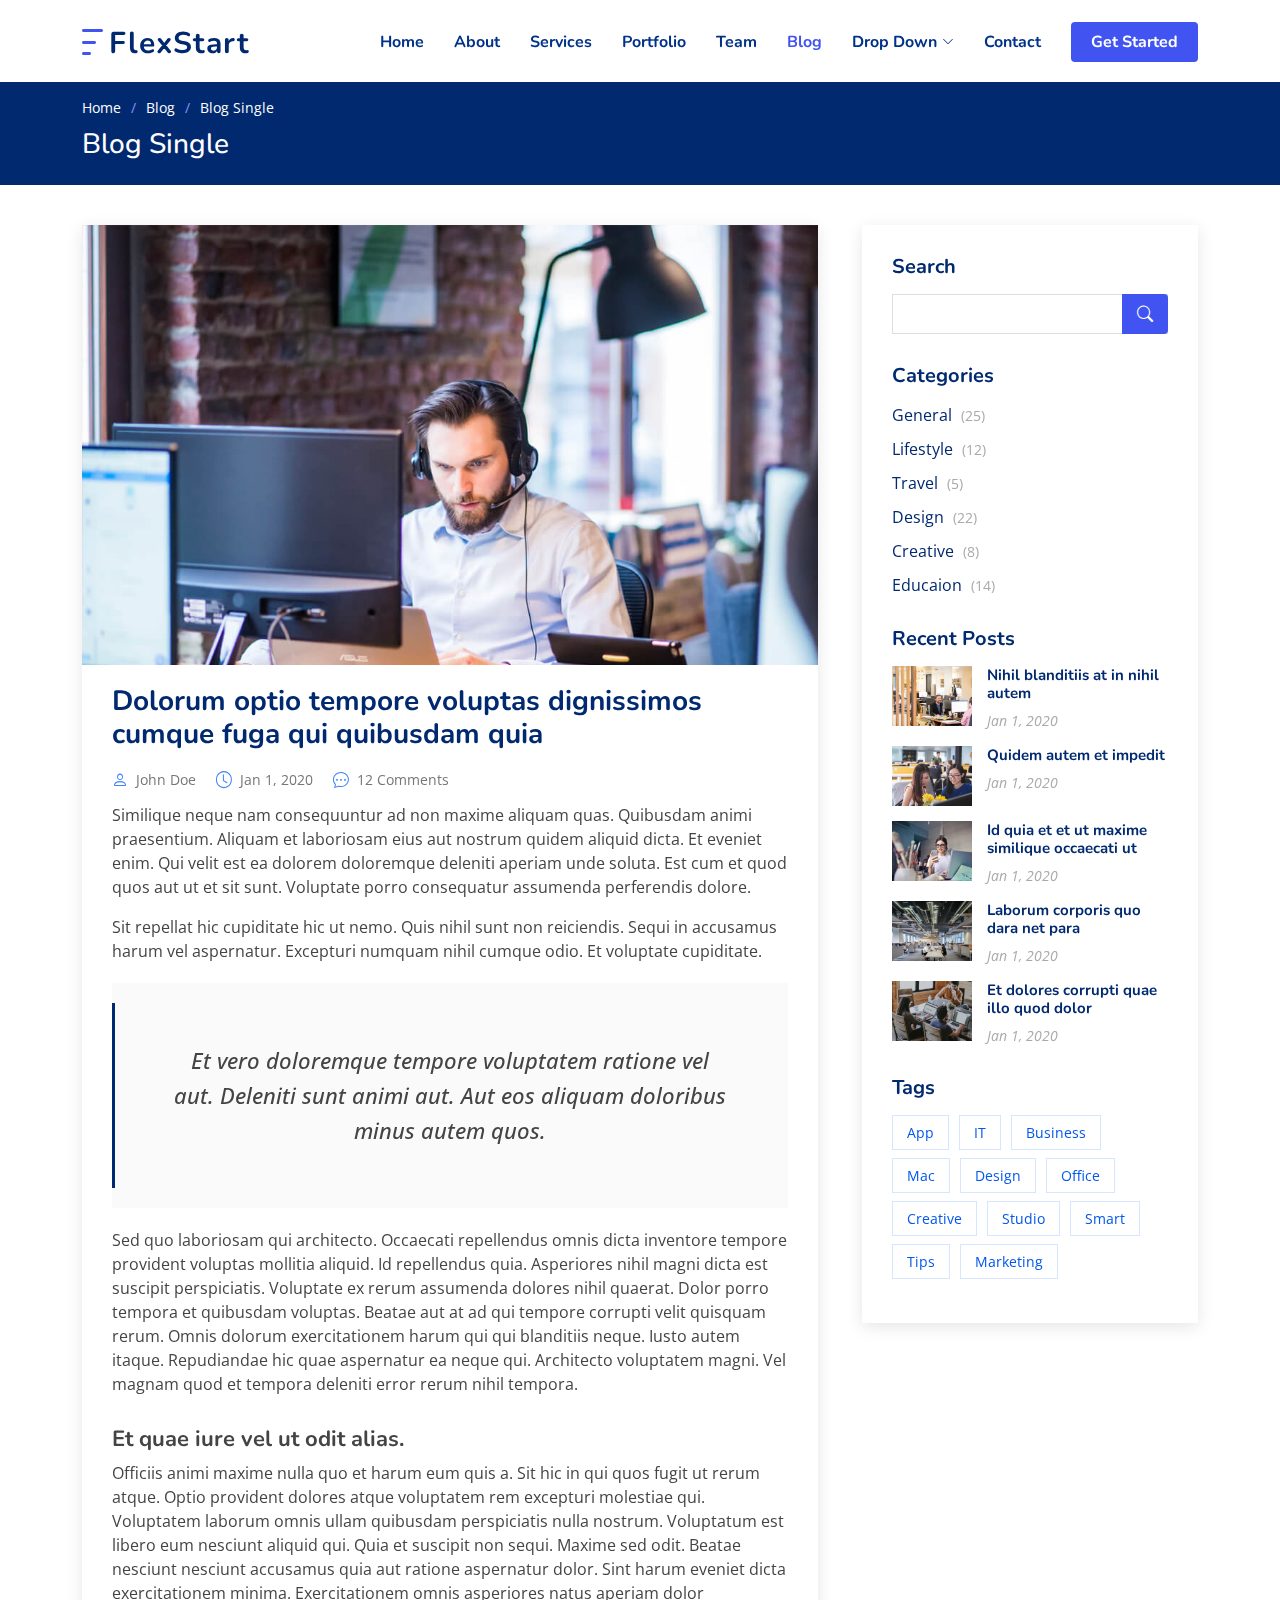
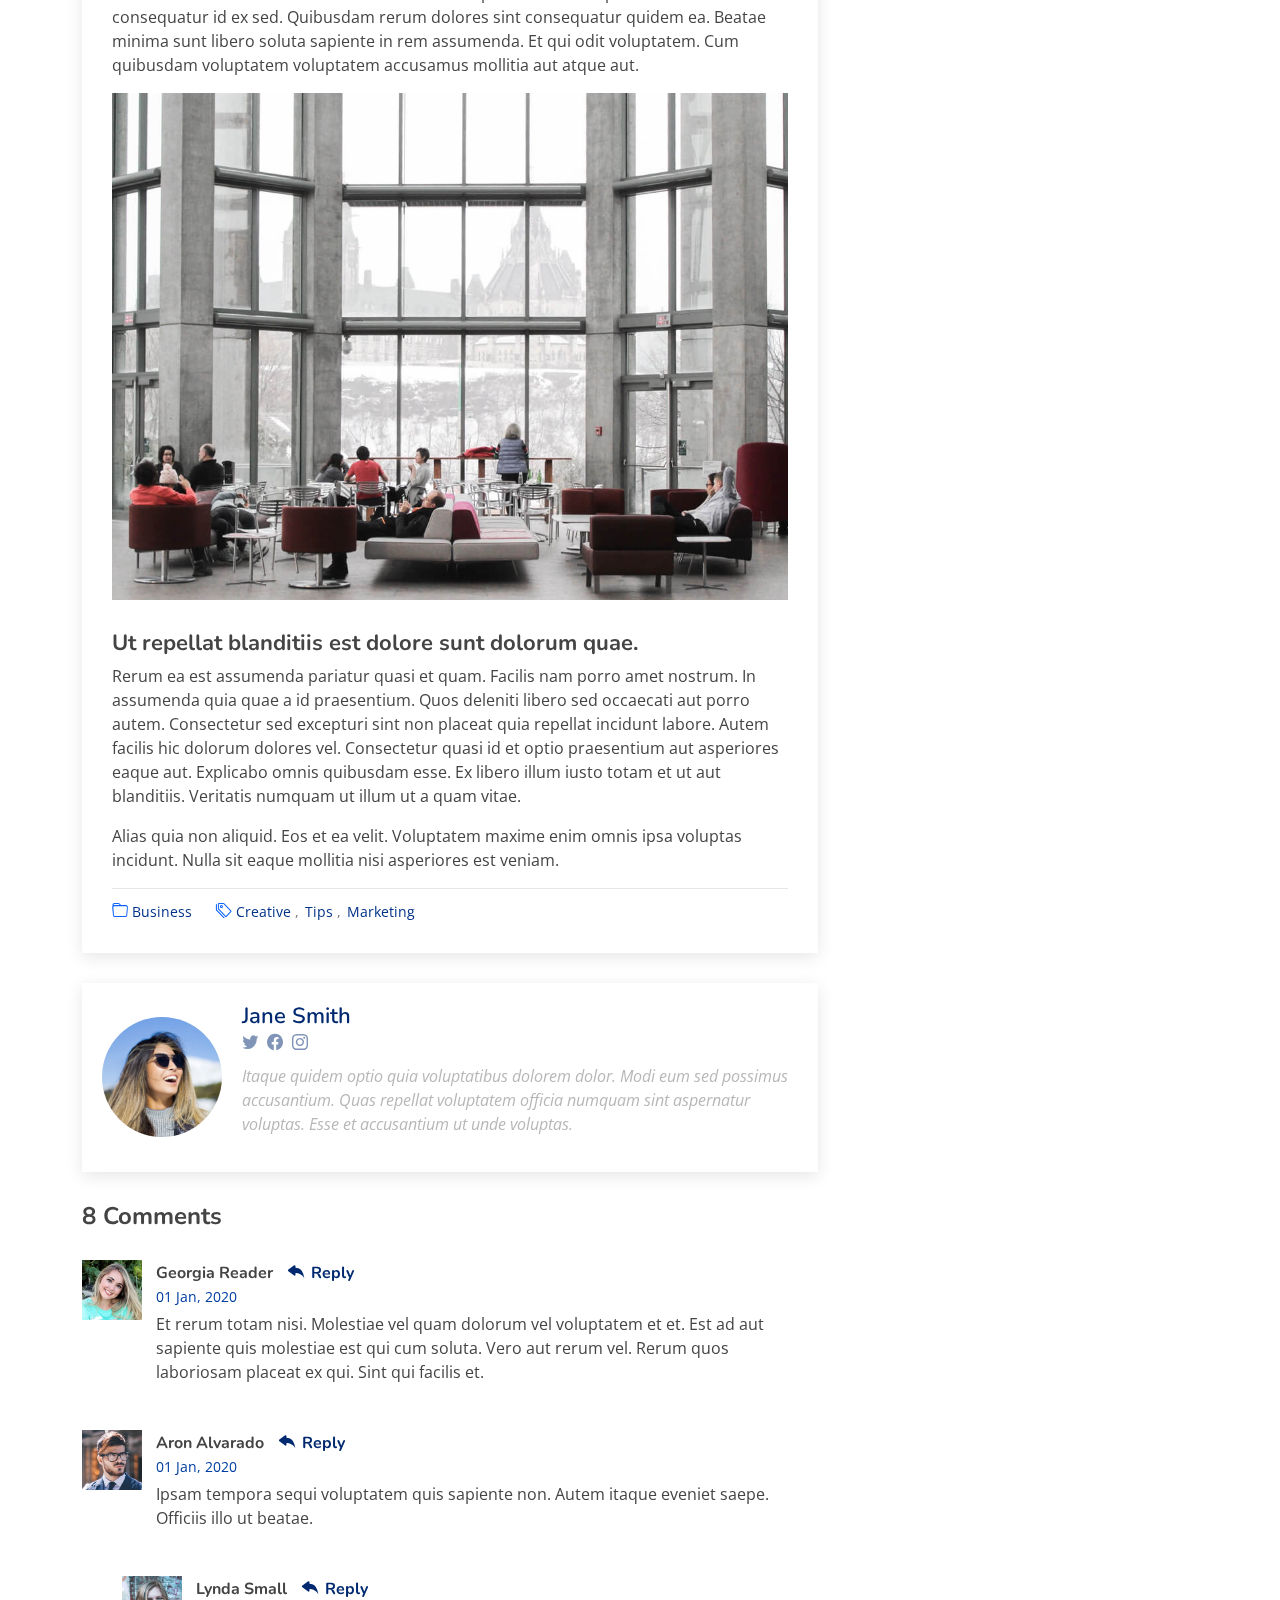
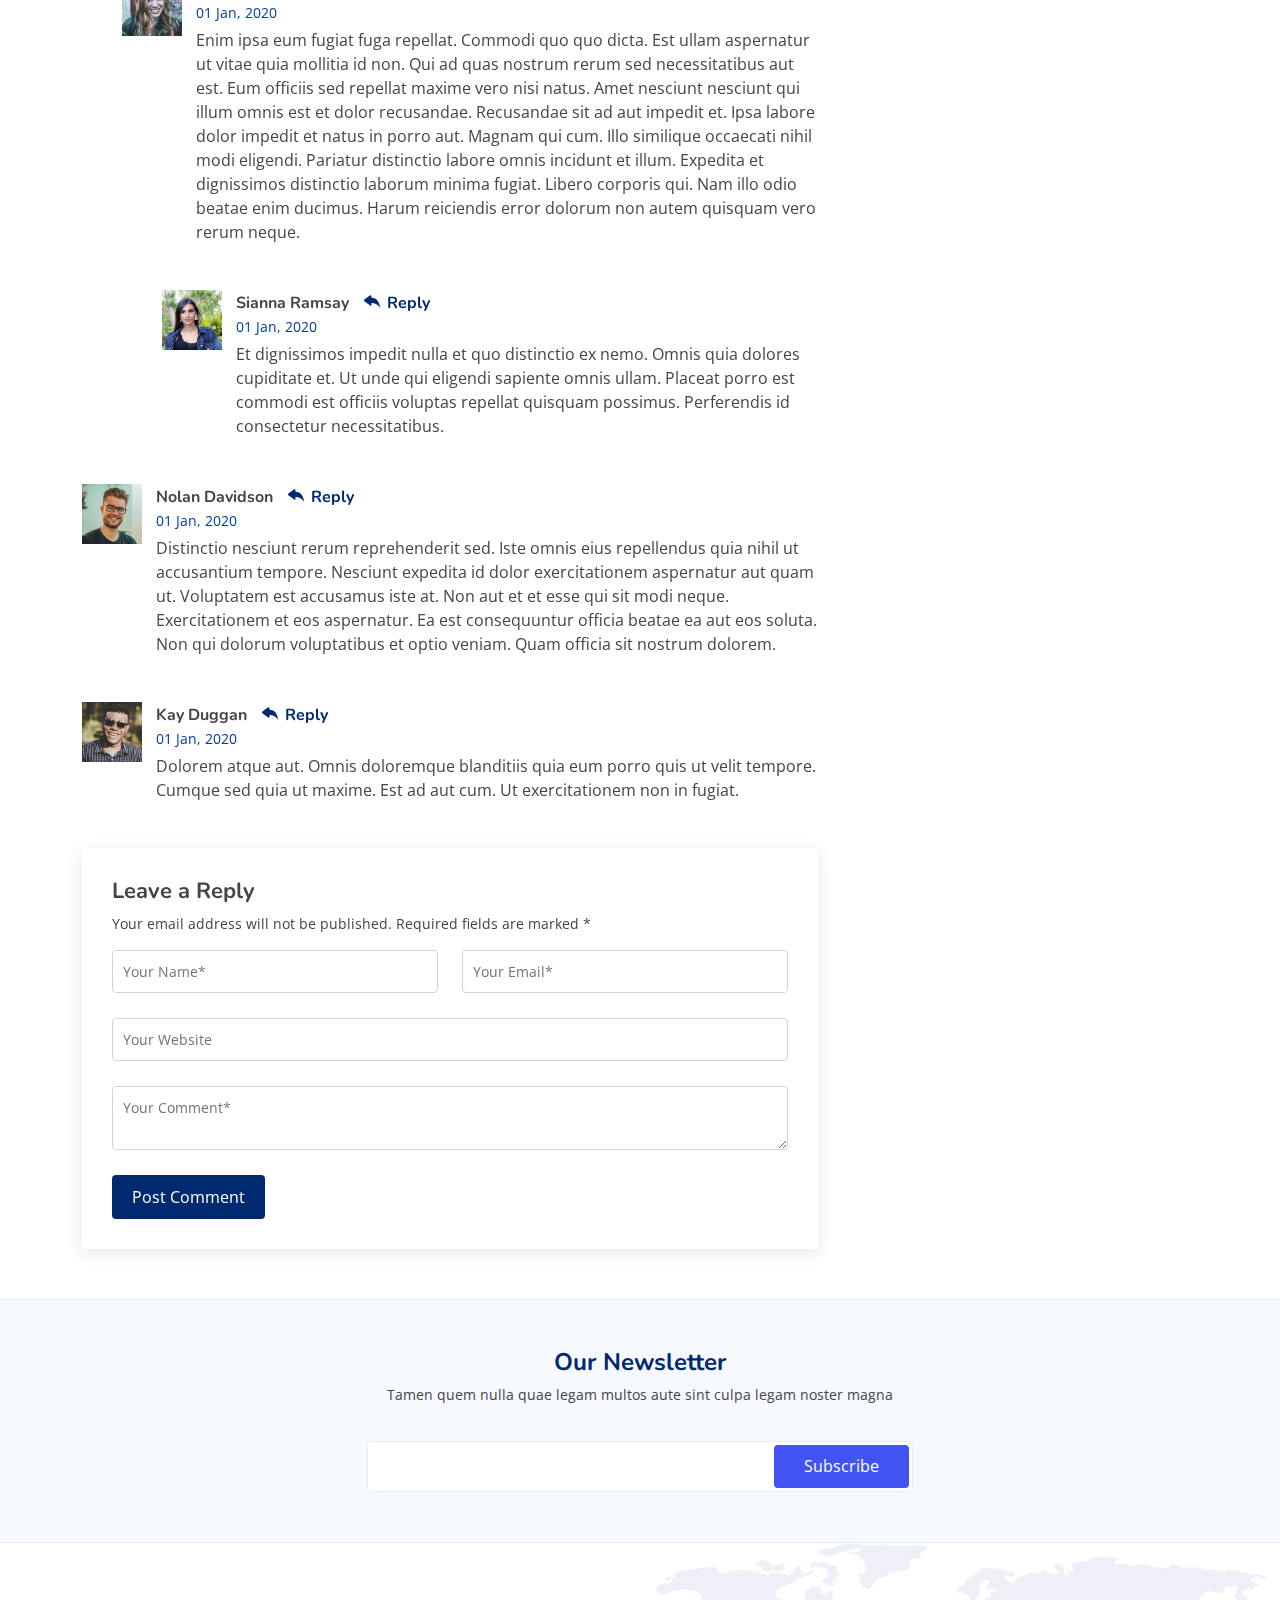
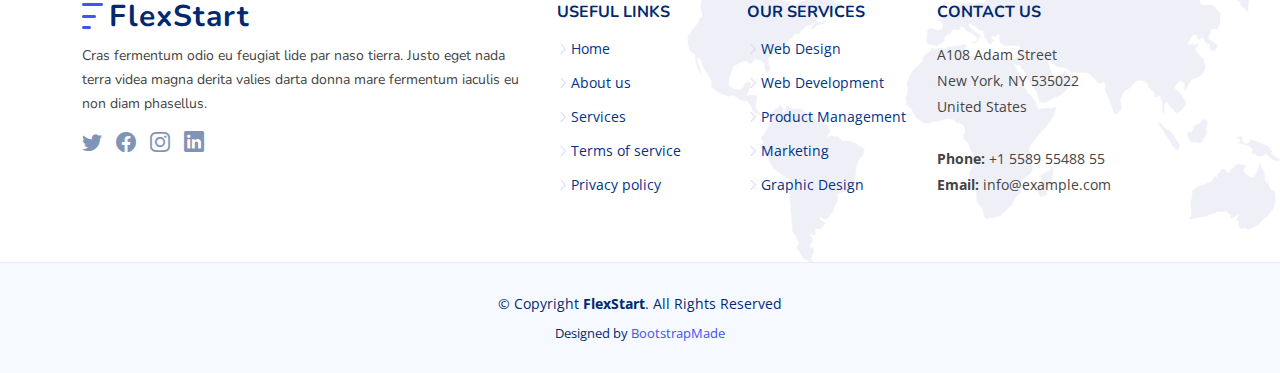
<file: blog-single.html>
<!DOCTYPE html>
<html lang="en">

<head>
  <meta charset="utf-8">
  <meta content="width=device-width, initial-scale=1.0" name="viewport">

  <title>Blog Single - FlexStart Bootstrap Template</title>
  <meta content="" name="description">
  <meta content="" name="keywords">

  <!-- Favicons -->
  <link href="assets/img/favicon.png" rel="icon">
  <link href="assets/img/apple-touch-icon.png" rel="apple-touch-icon">

  <!-- Google Fonts -->
  <link href="https://fonts.googleapis.com/css?family=Open+Sans:300,300i,400,400i,600,600i,700,700i|Nunito:300,300i,400,400i,600,600i,700,700i|Poppins:300,300i,400,400i,500,500i,600,600i,700,700i" rel="stylesheet">

  <!-- Vendor CSS Files -->
  <link href="assets/vendor/bootstrap/css/bootstrap.min.css" rel="stylesheet">
  <link href="assets/vendor/bootstrap-icons/bootstrap-icons.css" rel="stylesheet">
  <link href="assets/vendor/aos/aos.css" rel="stylesheet">
  <link href="assets/vendor/remixicon/remixicon.css" rel="stylesheet">
  <link href="assets/vendor/swiper/swiper-bundle.min.css" rel="stylesheet">
  <link href="assets/vendor/glightbox/css/glightbox.min.css" rel="stylesheet">

  <!-- Template Main CSS File -->
  <link href="assets/css/style.css" rel="stylesheet">

  <!-- =======================================================
  * Template Name: FlexStart - v1.4.0
  * Template URL: https://bootstrapmade.com/flexstart-bootstrap-startup-template/
  * Author: BootstrapMade.com
  * License: https://bootstrapmade.com/license/
  ======================================================== -->
</head>

<body>

  <!-- ======= Header ======= -->
  <header id="header" class="header fixed-top">
    <div class="container-fluid container-xl d-flex align-items-center justify-content-between">

      <a href="index.html" class="logo d-flex align-items-center">
        <img src="assets/img/logo.png" alt="">
        <span>FlexStart</span>
      </a>

      <nav id="navbar" class="navbar">
        <ul>
          <li><a class="nav-link scrollto " href="#hero">Home</a></li>
          <li><a class="nav-link scrollto" href="#about">About</a></li>
          <li><a class="nav-link scrollto" href="#services">Services</a></li>
          <li><a class="nav-link scrollto" href="#portfolio">Portfolio</a></li>
          <li><a class="nav-link scrollto" href="#team">Team</a></li>
          <li><a class="active" href="blog.html">Blog</a></li>
          <li class="dropdown"><a href="#"><span>Drop Down</span> <i class="bi bi-chevron-down"></i></a>
            <ul>
              <li><a href="#">Drop Down 1</a></li>
              <li class="dropdown"><a href="#"><span>Deep Drop Down</span> <i class="bi bi-chevron-right"></i></a>
                <ul>
                  <li><a href="#">Deep Drop Down 1</a></li>
                  <li><a href="#">Deep Drop Down 2</a></li>
                  <li><a href="#">Deep Drop Down 3</a></li>
                  <li><a href="#">Deep Drop Down 4</a></li>
                  <li><a href="#">Deep Drop Down 5</a></li>
                </ul>
              </li>
              <li><a href="#">Drop Down 2</a></li>
              <li><a href="#">Drop Down 3</a></li>
              <li><a href="#">Drop Down 4</a></li>
            </ul>
          </li>
          <li><a class="nav-link scrollto" href="#contact">Contact</a></li>
          <li><a class="getstarted scrollto" href="#about">Get Started</a></li>
        </ul>
        <i class="bi bi-list mobile-nav-toggle"></i>
      </nav><!-- .navbar -->

    </div>
  </header><!-- End Header -->

  <main id="main">

    <!-- ======= Breadcrumbs ======= -->
    <section class="breadcrumbs">
      <div class="container">

        <ol>
          <li><a href="index.html">Home</a></li>
          <li><a href="blog.html">Blog</a></li>
          <li>Blog Single</li>
        </ol>
        <h2>Blog Single</h2>

      </div>
    </section><!-- End Breadcrumbs -->

    <!-- ======= Blog Single Section ======= -->
    <section id="blog" class="blog">
      <div class="container" data-aos="fade-up">

        <div class="row">

          <div class="col-lg-8 entries">

            <article class="entry entry-single">

              <div class="entry-img">
                <img src="assets/img/blog/blog-1.jpg" alt="" class="img-fluid">
              </div>

              <h2 class="entry-title">
                <a href="blog-single.html">Dolorum optio tempore voluptas dignissimos cumque fuga qui quibusdam quia</a>
              </h2>

              <div class="entry-meta">
                <ul>
                  <li class="d-flex align-items-center"><i class="bi bi-person"></i> <a href="blog-single.html">John Doe</a></li>
                  <li class="d-flex align-items-center"><i class="bi bi-clock"></i> <a href="blog-single.html"><time datetime="2020-01-01">Jan 1, 2020</time></a></li>
                  <li class="d-flex align-items-center"><i class="bi bi-chat-dots"></i> <a href="blog-single.html">12 Comments</a></li>
                </ul>
              </div>

              <div class="entry-content">
                <p>
                  Similique neque nam consequuntur ad non maxime aliquam quas. Quibusdam animi praesentium. Aliquam et laboriosam eius aut nostrum quidem aliquid dicta.
                  Et eveniet enim. Qui velit est ea dolorem doloremque deleniti aperiam unde soluta. Est cum et quod quos aut ut et sit sunt. Voluptate porro consequatur assumenda perferendis dolore.
                </p>

                <p>
                  Sit repellat hic cupiditate hic ut nemo. Quis nihil sunt non reiciendis. Sequi in accusamus harum vel aspernatur. Excepturi numquam nihil cumque odio. Et voluptate cupiditate.
                </p>

                <blockquote>
                  <p>
                    Et vero doloremque tempore voluptatem ratione vel aut. Deleniti sunt animi aut. Aut eos aliquam doloribus minus autem quos.
                  </p>
                </blockquote>

                <p>
                  Sed quo laboriosam qui architecto. Occaecati repellendus omnis dicta inventore tempore provident voluptas mollitia aliquid. Id repellendus quia. Asperiores nihil magni dicta est suscipit perspiciatis. Voluptate ex rerum assumenda dolores nihil quaerat.
                  Dolor porro tempora et quibusdam voluptas. Beatae aut at ad qui tempore corrupti velit quisquam rerum. Omnis dolorum exercitationem harum qui qui blanditiis neque.
                  Iusto autem itaque. Repudiandae hic quae aspernatur ea neque qui. Architecto voluptatem magni. Vel magnam quod et tempora deleniti error rerum nihil tempora.
                </p>

                <h3>Et quae iure vel ut odit alias.</h3>
                <p>
                  Officiis animi maxime nulla quo et harum eum quis a. Sit hic in qui quos fugit ut rerum atque. Optio provident dolores atque voluptatem rem excepturi molestiae qui. Voluptatem laborum omnis ullam quibusdam perspiciatis nulla nostrum. Voluptatum est libero eum nesciunt aliquid qui.
                  Quia et suscipit non sequi. Maxime sed odit. Beatae nesciunt nesciunt accusamus quia aut ratione aspernatur dolor. Sint harum eveniet dicta exercitationem minima. Exercitationem omnis asperiores natus aperiam dolor consequatur id ex sed. Quibusdam rerum dolores sint consequatur quidem ea.
                  Beatae minima sunt libero soluta sapiente in rem assumenda. Et qui odit voluptatem. Cum quibusdam voluptatem voluptatem accusamus mollitia aut atque aut.
                </p>
                <img src="assets/img/blog/blog-inside-post.jpg" class="img-fluid" alt="">

                <h3>Ut repellat blanditiis est dolore sunt dolorum quae.</h3>
                <p>
                  Rerum ea est assumenda pariatur quasi et quam. Facilis nam porro amet nostrum. In assumenda quia quae a id praesentium. Quos deleniti libero sed occaecati aut porro autem. Consectetur sed excepturi sint non placeat quia repellat incidunt labore. Autem facilis hic dolorum dolores vel.
                  Consectetur quasi id et optio praesentium aut asperiores eaque aut. Explicabo omnis quibusdam esse. Ex libero illum iusto totam et ut aut blanditiis. Veritatis numquam ut illum ut a quam vitae.
                </p>
                <p>
                  Alias quia non aliquid. Eos et ea velit. Voluptatem maxime enim omnis ipsa voluptas incidunt. Nulla sit eaque mollitia nisi asperiores est veniam.
                </p>

              </div>

              <div class="entry-footer">
                <i class="bi bi-folder"></i>
                <ul class="cats">
                  <li><a href="#">Business</a></li>
                </ul>

                <i class="bi bi-tags"></i>
                <ul class="tags">
                  <li><a href="#">Creative</a></li>
                  <li><a href="#">Tips</a></li>
                  <li><a href="#">Marketing</a></li>
                </ul>
              </div>

            </article><!-- End blog entry -->

            <div class="blog-author d-flex align-items-center">
              <img src="assets/img/blog/blog-author.jpg" class="rounded-circle float-left" alt="">
              <div>
                <h4>Jane Smith</h4>
                <div class="social-links">
                  <a href="https://twitters.com/#"><i class="bi bi-twitter"></i></a>
                  <a href="https://facebook.com/#"><i class="bi bi-facebook"></i></a>
                  <a href="https://instagram.com/#"><i class="biu bi-instagram"></i></a>
                </div>
                <p>
                  Itaque quidem optio quia voluptatibus dolorem dolor. Modi eum sed possimus accusantium. Quas repellat voluptatem officia numquam sint aspernatur voluptas. Esse et accusantium ut unde voluptas.
                </p>
              </div>
            </div><!-- End blog author bio -->

            <div class="blog-comments">

              <h4 class="comments-count">8 Comments</h4>

              <div id="comment-1" class="comment">
                <div class="d-flex">
                  <div class="comment-img"><img src="assets/img/blog/comments-1.jpg" alt=""></div>
                  <div>
                    <h5><a href="">Georgia Reader</a> <a href="#" class="reply"><i class="bi bi-reply-fill"></i> Reply</a></h5>
                    <time datetime="2020-01-01">01 Jan, 2020</time>
                    <p>
                      Et rerum totam nisi. Molestiae vel quam dolorum vel voluptatem et et. Est ad aut sapiente quis molestiae est qui cum soluta.
                      Vero aut rerum vel. Rerum quos laboriosam placeat ex qui. Sint qui facilis et.
                    </p>
                  </div>
                </div>
              </div><!-- End comment #1 -->

              <div id="comment-2" class="comment">
                <div class="d-flex">
                  <div class="comment-img"><img src="assets/img/blog/comments-2.jpg" alt=""></div>
                  <div>
                    <h5><a href="">Aron Alvarado</a> <a href="#" class="reply"><i class="bi bi-reply-fill"></i> Reply</a></h5>
                    <time datetime="2020-01-01">01 Jan, 2020</time>
                    <p>
                      Ipsam tempora sequi voluptatem quis sapiente non. Autem itaque eveniet saepe. Officiis illo ut beatae.
                    </p>
                  </div>
                </div>

                <div id="comment-reply-1" class="comment comment-reply">
                  <div class="d-flex">
                    <div class="comment-img"><img src="assets/img/blog/comments-3.jpg" alt=""></div>
                    <div>
                      <h5><a href="">Lynda Small</a> <a href="#" class="reply"><i class="bi bi-reply-fill"></i> Reply</a></h5>
                      <time datetime="2020-01-01">01 Jan, 2020</time>
                      <p>
                        Enim ipsa eum fugiat fuga repellat. Commodi quo quo dicta. Est ullam aspernatur ut vitae quia mollitia id non. Qui ad quas nostrum rerum sed necessitatibus aut est. Eum officiis sed repellat maxime vero nisi natus. Amet nesciunt nesciunt qui illum omnis est et dolor recusandae.

                        Recusandae sit ad aut impedit et. Ipsa labore dolor impedit et natus in porro aut. Magnam qui cum. Illo similique occaecati nihil modi eligendi. Pariatur distinctio labore omnis incidunt et illum. Expedita et dignissimos distinctio laborum minima fugiat.

                        Libero corporis qui. Nam illo odio beatae enim ducimus. Harum reiciendis error dolorum non autem quisquam vero rerum neque.
                      </p>
                    </div>
                  </div>

                  <div id="comment-reply-2" class="comment comment-reply">
                    <div class="d-flex">
                      <div class="comment-img"><img src="assets/img/blog/comments-4.jpg" alt=""></div>
                      <div>
                        <h5><a href="">Sianna Ramsay</a> <a href="#" class="reply"><i class="bi bi-reply-fill"></i> Reply</a></h5>
                        <time datetime="2020-01-01">01 Jan, 2020</time>
                        <p>
                          Et dignissimos impedit nulla et quo distinctio ex nemo. Omnis quia dolores cupiditate et. Ut unde qui eligendi sapiente omnis ullam. Placeat porro est commodi est officiis voluptas repellat quisquam possimus. Perferendis id consectetur necessitatibus.
                        </p>
                      </div>
                    </div>

                  </div><!-- End comment reply #2-->

                </div><!-- End comment reply #1-->

              </div><!-- End comment #2-->

              <div id="comment-3" class="comment">
                <div class="d-flex">
                  <div class="comment-img"><img src="assets/img/blog/comments-5.jpg" alt=""></div>
                  <div>
                    <h5><a href="">Nolan Davidson</a> <a href="#" class="reply"><i class="bi bi-reply-fill"></i> Reply</a></h5>
                    <time datetime="2020-01-01">01 Jan, 2020</time>
                    <p>
                      Distinctio nesciunt rerum reprehenderit sed. Iste omnis eius repellendus quia nihil ut accusantium tempore. Nesciunt expedita id dolor exercitationem aspernatur aut quam ut. Voluptatem est accusamus iste at.
                      Non aut et et esse qui sit modi neque. Exercitationem et eos aspernatur. Ea est consequuntur officia beatae ea aut eos soluta. Non qui dolorum voluptatibus et optio veniam. Quam officia sit nostrum dolorem.
                    </p>
                  </div>
                </div>

              </div><!-- End comment #3 -->

              <div id="comment-4" class="comment">
                <div class="d-flex">
                  <div class="comment-img"><img src="assets/img/blog/comments-6.jpg" alt=""></div>
                  <div>
                    <h5><a href="">Kay Duggan</a> <a href="#" class="reply"><i class="bi bi-reply-fill"></i> Reply</a></h5>
                    <time datetime="2020-01-01">01 Jan, 2020</time>
                    <p>
                      Dolorem atque aut. Omnis doloremque blanditiis quia eum porro quis ut velit tempore. Cumque sed quia ut maxime. Est ad aut cum. Ut exercitationem non in fugiat.
                    </p>
                  </div>
                </div>

              </div><!-- End comment #4 -->

              <div class="reply-form">
                <h4>Leave a Reply</h4>
                <p>Your email address will not be published. Required fields are marked * </p>
                <form action="">
                  <div class="row">
                    <div class="col-md-6 form-group">
                      <input name="name" type="text" class="form-control" placeholder="Your Name*">
                    </div>
                    <div class="col-md-6 form-group">
                      <input name="email" type="text" class="form-control" placeholder="Your Email*">
                    </div>
                  </div>
                  <div class="row">
                    <div class="col form-group">
                      <input name="website" type="text" class="form-control" placeholder="Your Website">
                    </div>
                  </div>
                  <div class="row">
                    <div class="col form-group">
                      <textarea name="comment" class="form-control" placeholder="Your Comment*"></textarea>
                    </div>
                  </div>
                  <button type="submit" class="btn btn-primary">Post Comment</button>

                </form>

              </div>

            </div><!-- End blog comments -->

          </div><!-- End blog entries list -->

          <div class="col-lg-4">

            <div class="sidebar">

              <h3 class="sidebar-title">Search</h3>
              <div class="sidebar-item search-form">
                <form action="">
                  <input type="text">
                  <button type="submit"><i class="bi bi-search"></i></button>
                </form>
              </div><!-- End sidebar search formn-->

              <h3 class="sidebar-title">Categories</h3>
              <div class="sidebar-item categories">
                <ul>
                  <li><a href="#">General <span>(25)</span></a></li>
                  <li><a href="#">Lifestyle <span>(12)</span></a></li>
                  <li><a href="#">Travel <span>(5)</span></a></li>
                  <li><a href="#">Design <span>(22)</span></a></li>
                  <li><a href="#">Creative <span>(8)</span></a></li>
                  <li><a href="#">Educaion <span>(14)</span></a></li>
                </ul>
              </div><!-- End sidebar categories-->

              <h3 class="sidebar-title">Recent Posts</h3>
              <div class="sidebar-item recent-posts">
                <div class="post-item clearfix">
                  <img src="assets/img/blog/blog-recent-1.jpg" alt="">
                  <h4><a href="blog-single.html">Nihil blanditiis at in nihil autem</a></h4>
                  <time datetime="2020-01-01">Jan 1, 2020</time>
                </div>

                <div class="post-item clearfix">
                  <img src="assets/img/blog/blog-recent-2.jpg" alt="">
                  <h4><a href="blog-single.html">Quidem autem et impedit</a></h4>
                  <time datetime="2020-01-01">Jan 1, 2020</time>
                </div>

                <div class="post-item clearfix">
                  <img src="assets/img/blog/blog-recent-3.jpg" alt="">
                  <h4><a href="blog-single.html">Id quia et et ut maxime similique occaecati ut</a></h4>
                  <time datetime="2020-01-01">Jan 1, 2020</time>
                </div>

                <div class="post-item clearfix">
                  <img src="assets/img/blog/blog-recent-4.jpg" alt="">
                  <h4><a href="blog-single.html">Laborum corporis quo dara net para</a></h4>
                  <time datetime="2020-01-01">Jan 1, 2020</time>
                </div>

                <div class="post-item clearfix">
                  <img src="assets/img/blog/blog-recent-5.jpg" alt="">
                  <h4><a href="blog-single.html">Et dolores corrupti quae illo quod dolor</a></h4>
                  <time datetime="2020-01-01">Jan 1, 2020</time>
                </div>

              </div><!-- End sidebar recent posts-->

              <h3 class="sidebar-title">Tags</h3>
              <div class="sidebar-item tags">
                <ul>
                  <li><a href="#">App</a></li>
                  <li><a href="#">IT</a></li>
                  <li><a href="#">Business</a></li>
                  <li><a href="#">Mac</a></li>
                  <li><a href="#">Design</a></li>
                  <li><a href="#">Office</a></li>
                  <li><a href="#">Creative</a></li>
                  <li><a href="#">Studio</a></li>
                  <li><a href="#">Smart</a></li>
                  <li><a href="#">Tips</a></li>
                  <li><a href="#">Marketing</a></li>
                </ul>
              </div><!-- End sidebar tags-->

            </div><!-- End sidebar -->

          </div><!-- End blog sidebar -->

        </div>

      </div>
    </section><!-- End Blog Single Section -->

  </main><!-- End #main -->

  <!-- ======= Footer ======= -->
  <footer id="footer" class="footer">

    <div class="footer-newsletter">
      <div class="container">
        <div class="row justify-content-center">
          <div class="col-lg-12 text-center">
            <h4>Our Newsletter</h4>
            <p>Tamen quem nulla quae legam multos aute sint culpa legam noster magna</p>
          </div>
          <div class="col-lg-6">
            <form action="" method="post">
              <input type="email" name="email"><input type="submit" value="Subscribe">
            </form>
          </div>
        </div>
      </div>
    </div>

    <div class="footer-top">
      <div class="container">
        <div class="row gy-4">
          <div class="col-lg-5 col-md-12 footer-info">
            <a href="index.html" class="logo d-flex align-items-center">
              <img src="assets/img/logo.png" alt="">
              <span>FlexStart</span>
            </a>
            <p>Cras fermentum odio eu feugiat lide par naso tierra. Justo eget nada terra videa magna derita valies darta donna mare fermentum iaculis eu non diam phasellus.</p>
            <div class="social-links mt-3">
              <a href="#" class="twitter"><i class="bi bi-twitter"></i></a>
              <a href="#" class="facebook"><i class="bi bi-facebook"></i></a>
              <a href="#" class="instagram"><i class="bi bi-instagram bx bxl-instagram"></i></a>
              <a href="#" class="linkedin"><i class="bi bi-linkedin bx bxl-linkedin"></i></a>
            </div>
          </div>

          <div class="col-lg-2 col-6 footer-links">
            <h4>Useful Links</h4>
            <ul>
              <li><i class="bi bi-chevron-right"></i> <a href="#">Home</a></li>
              <li><i class="bi bi-chevron-right"></i> <a href="#">About us</a></li>
              <li><i class="bi bi-chevron-right"></i> <a href="#">Services</a></li>
              <li><i class="bi bi-chevron-right"></i> <a href="#">Terms of service</a></li>
              <li><i class="bi bi-chevron-right"></i> <a href="#">Privacy policy</a></li>
            </ul>
          </div>

          <div class="col-lg-2 col-6 footer-links">
            <h4>Our Services</h4>
            <ul>
              <li><i class="bi bi-chevron-right"></i> <a href="#">Web Design</a></li>
              <li><i class="bi bi-chevron-right"></i> <a href="#">Web Development</a></li>
              <li><i class="bi bi-chevron-right"></i> <a href="#">Product Management</a></li>
              <li><i class="bi bi-chevron-right"></i> <a href="#">Marketing</a></li>
              <li><i class="bi bi-chevron-right"></i> <a href="#">Graphic Design</a></li>
            </ul>
          </div>

          <div class="col-lg-3 col-md-12 footer-contact text-center text-md-start">
            <h4>Contact Us</h4>
            <p>
              A108 Adam Street <br>
              New York, NY 535022<br>
              United States <br><br>
              <strong>Phone:</strong> +1 5589 55488 55<br>
              <strong>Email:</strong> info@example.com<br>
            </p>

          </div>

        </div>
      </div>
    </div>

    <div class="container">
      <div class="copyright">
        &copy; Copyright <strong><span>FlexStart</span></strong>. All Rights Reserved
      </div>
      <div class="credits">
        <!-- All the links in the footer should remain intact. -->
        <!-- You can delete the links only if you purchased the pro version. -->
        <!-- Licensing information: https://bootstrapmade.com/license/ -->
        <!-- Purchase the pro version with working PHP/AJAX contact form: https://bootstrapmade.com/flexstart-bootstrap-startup-template/ -->
        Designed by <a href="https://bootstrapmade.com/">BootstrapMade</a>
      </div>
    </div>
  </footer><!-- End Footer -->

  <a href="#" class="back-to-top d-flex align-items-center justify-content-center"><i class="bi bi-arrow-up-short"></i></a>

  <!-- Vendor JS Files -->
  <script src="assets/vendor/bootstrap/js/bootstrap.bundle.js"></script>
  <script src="assets/vendor/aos/aos.js"></script>
  <script src="assets/vendor/php-email-form/validate.js"></script>
  <script src="assets/vendor/swiper/swiper-bundle.min.js"></script>
  <script src="assets/vendor/purecounter/purecounter.js"></script>
  <script src="assets/vendor/isotope-layout/isotope.pkgd.min.js"></script>
  <script src="assets/vendor/glightbox/js/glightbox.min.js"></script>

  <!-- Template Main JS File -->
  <script src="assets/js/main.js"></script>

</body>

</html>
</file>
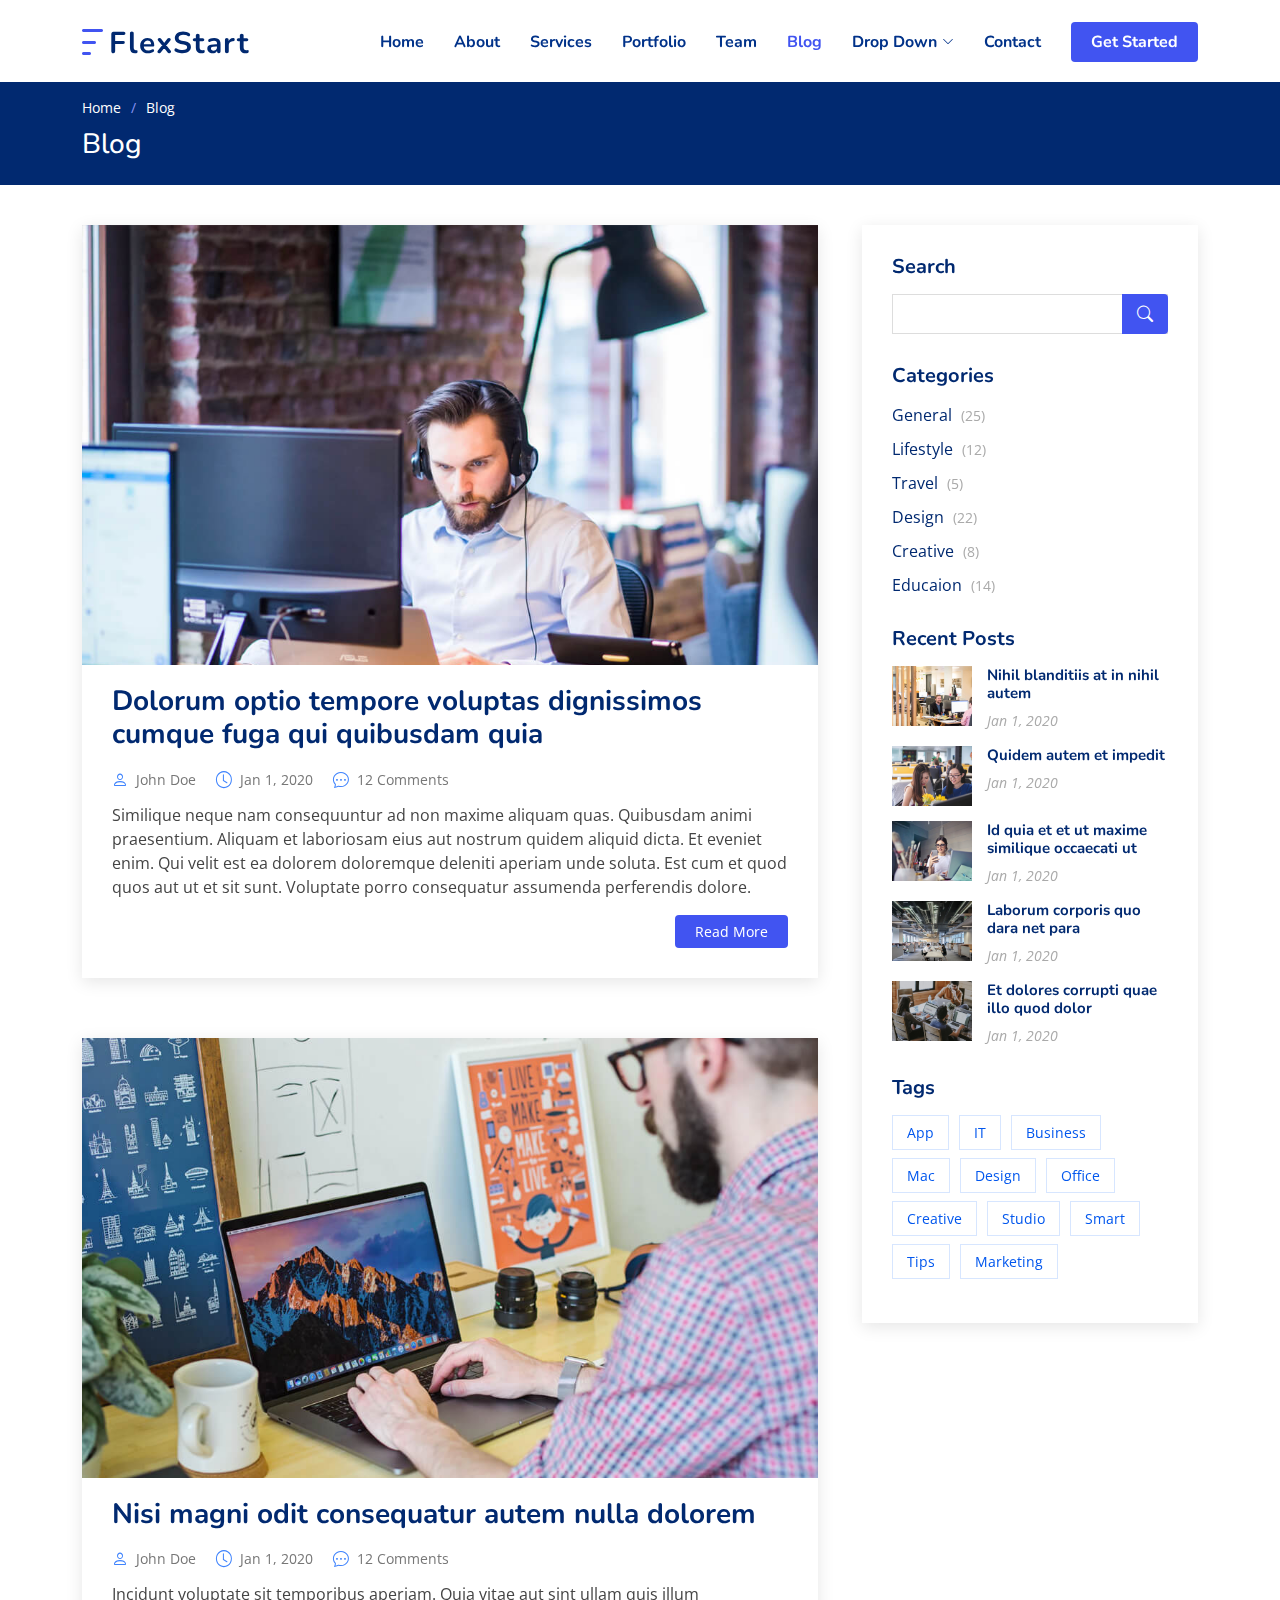
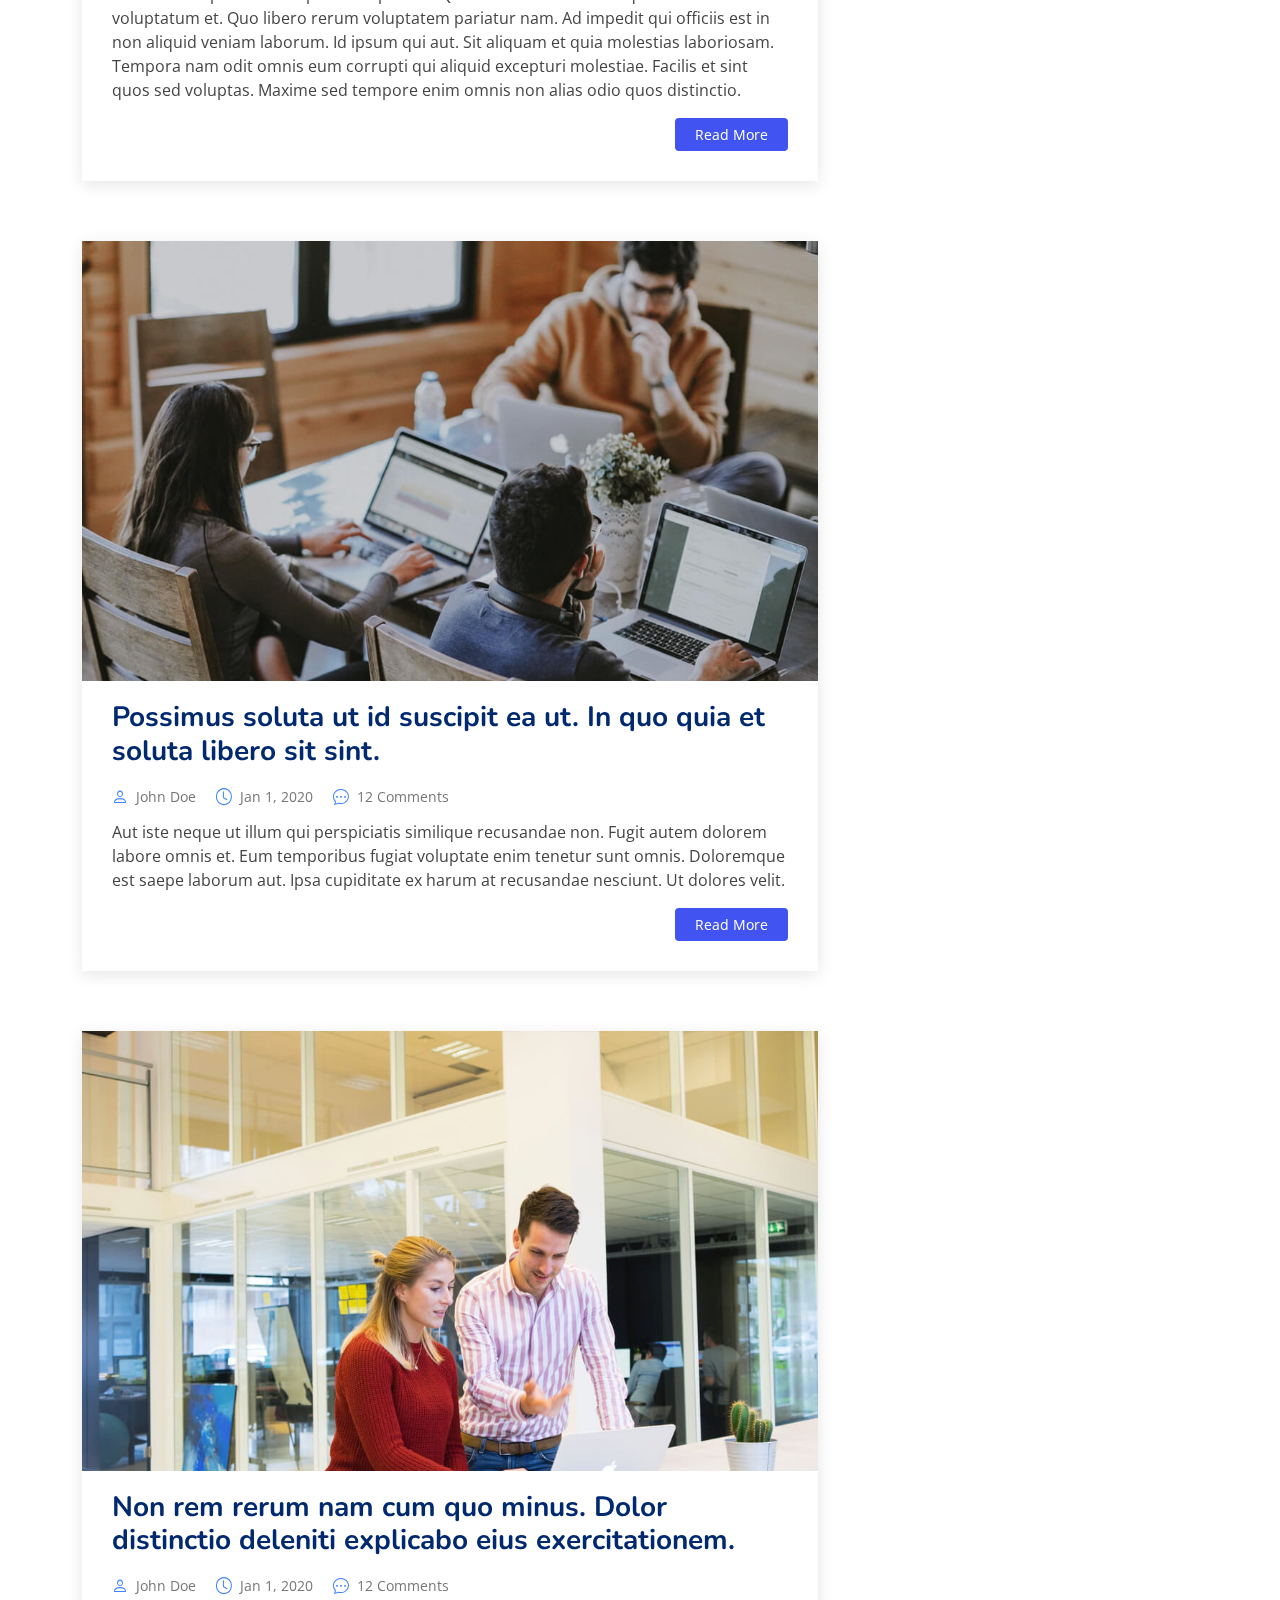
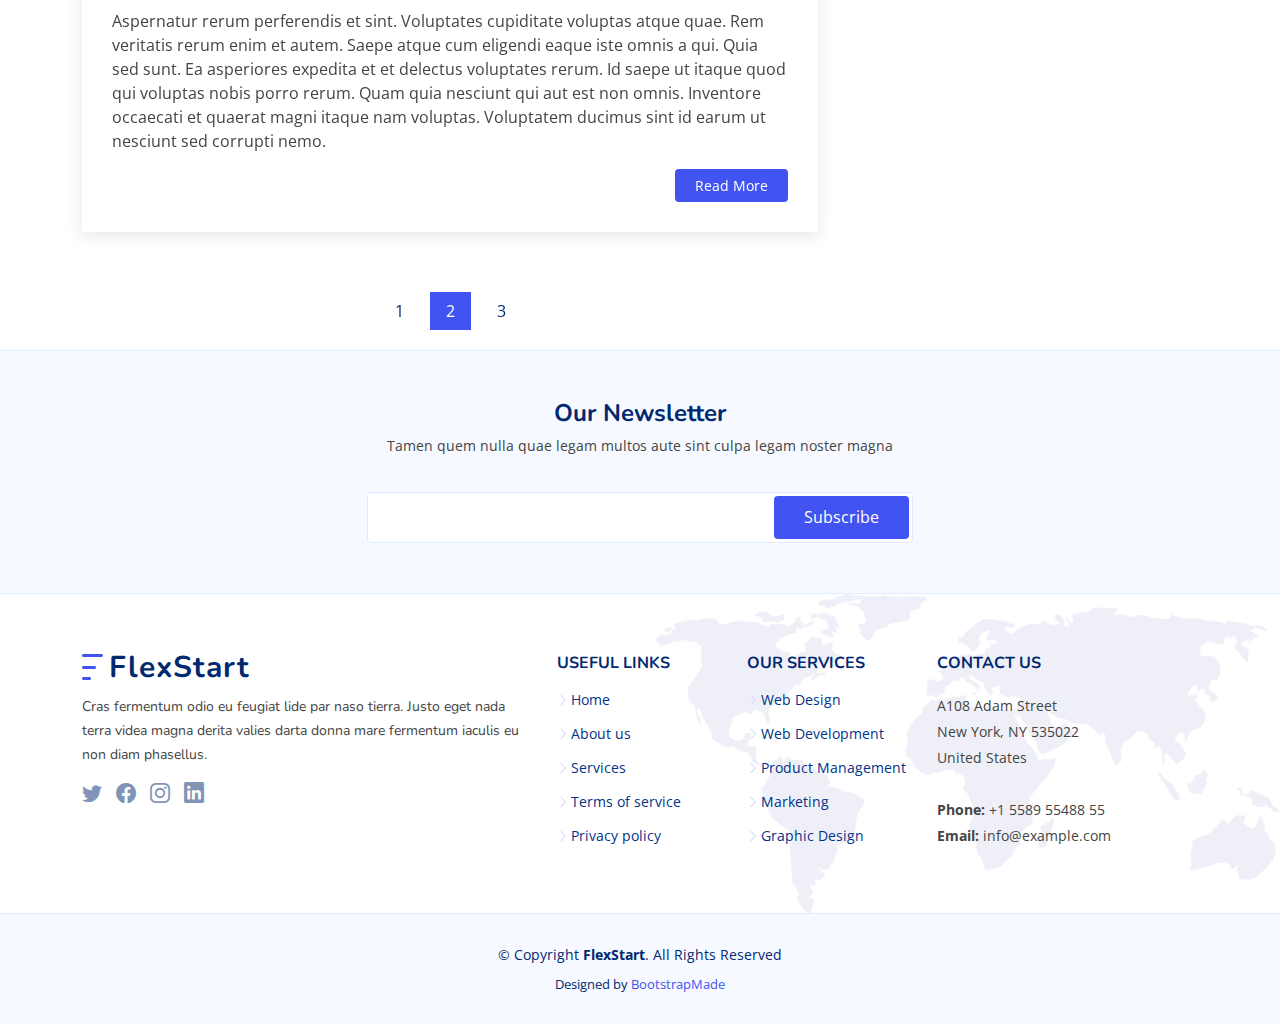
<file: blog.html>
<!DOCTYPE html>
<html lang="en">

<head>
  <meta charset="utf-8">
  <meta content="width=device-width, initial-scale=1.0" name="viewport">

  <title>Blog - FlexStart Bootstrap Template</title>
  <meta content="" name="description">
  <meta content="" name="keywords">

  <!-- Favicons -->
  <link href="assets/img/favicon.png" rel="icon">
  <link href="assets/img/apple-touch-icon.png" rel="apple-touch-icon">

  <!-- Google Fonts -->
  <link href="https://fonts.googleapis.com/css?family=Open+Sans:300,300i,400,400i,600,600i,700,700i|Nunito:300,300i,400,400i,600,600i,700,700i|Poppins:300,300i,400,400i,500,500i,600,600i,700,700i" rel="stylesheet">

  <!-- Vendor CSS Files -->
  <link href="assets/vendor/bootstrap/css/bootstrap.min.css" rel="stylesheet">
  <link href="assets/vendor/bootstrap-icons/bootstrap-icons.css" rel="stylesheet">
  <link href="assets/vendor/aos/aos.css" rel="stylesheet">
  <link href="assets/vendor/remixicon/remixicon.css" rel="stylesheet">
  <link href="assets/vendor/swiper/swiper-bundle.min.css" rel="stylesheet">
  <link href="assets/vendor/glightbox/css/glightbox.min.css" rel="stylesheet">

  <!-- Template Main CSS File -->
  <link href="assets/css/style.css" rel="stylesheet">

  <!-- =======================================================
  * Template Name: FlexStart - v1.4.0
  * Template URL: https://bootstrapmade.com/flexstart-bootstrap-startup-template/
  * Author: BootstrapMade.com
  * License: https://bootstrapmade.com/license/
  ======================================================== -->
</head>

<body>

  <!-- ======= Header ======= -->
  <header id="header" class="header fixed-top">
    <div class="container-fluid container-xl d-flex align-items-center justify-content-between">

      <a href="index.html" class="logo d-flex align-items-center">
        <img src="assets/img/logo.png" alt="">
        <span>FlexStart</span>
      </a>

      <nav id="navbar" class="navbar">
        <ul>
          <li><a class="nav-link scrollto " href="#hero">Home</a></li>
          <li><a class="nav-link scrollto" href="#about">About</a></li>
          <li><a class="nav-link scrollto" href="#services">Services</a></li>
          <li><a class="nav-link scrollto" href="#portfolio">Portfolio</a></li>
          <li><a class="nav-link scrollto" href="#team">Team</a></li>
          <li><a class="active" href="blog.html">Blog</a></li>
          <li class="dropdown"><a href="#"><span>Drop Down</span> <i class="bi bi-chevron-down"></i></a>
            <ul>
              <li><a href="#">Drop Down 1</a></li>
              <li class="dropdown"><a href="#"><span>Deep Drop Down</span> <i class="bi bi-chevron-right"></i></a>
                <ul>
                  <li><a href="#">Deep Drop Down 1</a></li>
                  <li><a href="#">Deep Drop Down 2</a></li>
                  <li><a href="#">Deep Drop Down 3</a></li>
                  <li><a href="#">Deep Drop Down 4</a></li>
                  <li><a href="#">Deep Drop Down 5</a></li>
                </ul>
              </li>
              <li><a href="#">Drop Down 2</a></li>
              <li><a href="#">Drop Down 3</a></li>
              <li><a href="#">Drop Down 4</a></li>
            </ul>
          </li>
          <li><a class="nav-link scrollto" href="#contact">Contact</a></li>
          <li><a class="getstarted scrollto" href="#about">Get Started</a></li>
        </ul>
        <i class="bi bi-list mobile-nav-toggle"></i>
      </nav><!-- .navbar -->

    </div>
  </header><!-- End Header -->

  <main id="main">

    <!-- ======= Breadcrumbs ======= -->
    <section class="breadcrumbs">
      <div class="container">

        <ol>
          <li><a href="index.html">Home</a></li>
          <li>Blog</li>
        </ol>
        <h2>Blog</h2>

      </div>
    </section><!-- End Breadcrumbs -->

    <!-- ======= Blog Section ======= -->
    <section id="blog" class="blog">
      <div class="container" data-aos="fade-up">

        <div class="row">

          <div class="col-lg-8 entries">

            <article class="entry">

              <div class="entry-img">
                <img src="assets/img/blog/blog-1.jpg" alt="" class="img-fluid">
              </div>

              <h2 class="entry-title">
                <a href="blog-single.html">Dolorum optio tempore voluptas dignissimos cumque fuga qui quibusdam quia</a>
              </h2>

              <div class="entry-meta">
                <ul>
                  <li class="d-flex align-items-center"><i class="bi bi-person"></i> <a href="blog-single.html">John Doe</a></li>
                  <li class="d-flex align-items-center"><i class="bi bi-clock"></i> <a href="blog-single.html"><time datetime="2020-01-01">Jan 1, 2020</time></a></li>
                  <li class="d-flex align-items-center"><i class="bi bi-chat-dots"></i> <a href="blog-single.html">12 Comments</a></li>
                </ul>
              </div>

              <div class="entry-content">
                <p>
                  Similique neque nam consequuntur ad non maxime aliquam quas. Quibusdam animi praesentium. Aliquam et laboriosam eius aut nostrum quidem aliquid dicta.
                  Et eveniet enim. Qui velit est ea dolorem doloremque deleniti aperiam unde soluta. Est cum et quod quos aut ut et sit sunt. Voluptate porro consequatur assumenda perferendis dolore.
                </p>
                <div class="read-more">
                  <a href="blog-single.html">Read More</a>
                </div>
              </div>

            </article><!-- End blog entry -->

            <article class="entry">

              <div class="entry-img">
                <img src="assets/img/blog/blog-2.jpg" alt="" class="img-fluid">
              </div>

              <h2 class="entry-title">
                <a href="blog-single.html">Nisi magni odit consequatur autem nulla dolorem</a>
              </h2>

              <div class="entry-meta">
                <ul>
                  <li class="d-flex align-items-center"><i class="bi bi-person"></i> <a href="blog-single.html">John Doe</a></li>
                  <li class="d-flex align-items-center"><i class="bi bi-clock"></i> <a href="blog-single.html"><time datetime="2020-01-01">Jan 1, 2020</time></a></li>
                  <li class="d-flex align-items-center"><i class="bi bi-chat-dots"></i> <a href="blog-single.html">12 Comments</a></li>
                </ul>
              </div>

              <div class="entry-content">
                <p>
                  Incidunt voluptate sit temporibus aperiam. Quia vitae aut sint ullam quis illum voluptatum et. Quo libero rerum voluptatem pariatur nam.
                  Ad impedit qui officiis est in non aliquid veniam laborum. Id ipsum qui aut. Sit aliquam et quia molestias laboriosam. Tempora nam odit omnis eum corrupti qui aliquid excepturi molestiae. Facilis et sint quos sed voluptas. Maxime sed tempore enim omnis non alias odio quos distinctio.
                </p>
                <div class="read-more">
                  <a href="blog-single.html">Read More</a>
                </div>
              </div>

            </article><!-- End blog entry -->

            <article class="entry">

              <div class="entry-img">
                <img src="assets/img/blog/blog-3.jpg" alt="" class="img-fluid">
              </div>

              <h2 class="entry-title">
                <a href="blog-single.html">Possimus soluta ut id suscipit ea ut. In quo quia et soluta libero sit sint.</a>
              </h2>

              <div class="entry-meta">
                <ul>
                  <li class="d-flex align-items-center"><i class="bi bi-person"></i> <a href="blog-single.html">John Doe</a></li>
                  <li class="d-flex align-items-center"><i class="bi bi-clock"></i> <a href="blog-single.html"><time datetime="2020-01-01">Jan 1, 2020</time></a></li>
                  <li class="d-flex align-items-center"><i class="bi bi-chat-dots"></i> <a href="blog-single.html">12 Comments</a></li>
                </ul>
              </div>

              <div class="entry-content">
                <p>
                  Aut iste neque ut illum qui perspiciatis similique recusandae non. Fugit autem dolorem labore omnis et. Eum temporibus fugiat voluptate enim tenetur sunt omnis.
                  Doloremque est saepe laborum aut. Ipsa cupiditate ex harum at recusandae nesciunt. Ut dolores velit.
                </p>
                <div class="read-more">
                  <a href="blog-single.html">Read More</a>
                </div>
              </div>

            </article><!-- End blog entry -->

            <article class="entry">

              <div class="entry-img">
                <img src="assets/img/blog/blog-4.jpg" alt="" class="img-fluid">
              </div>

              <h2 class="entry-title">
                <a href="blog-single.html">Non rem rerum nam cum quo minus. Dolor distinctio deleniti explicabo eius exercitationem.</a>
              </h2>

              <div class="entry-meta">
                <ul>
                  <li class="d-flex align-items-center"><i class="bi bi-person"></i> <a href="blog-single.html">John Doe</a></li>
                  <li class="d-flex align-items-center"><i class="bi bi-clock"></i> <a href="blog-single.html"><time datetime="2020-01-01">Jan 1, 2020</time></a></li>
                  <li class="d-flex align-items-center"><i class="bi bi-chat-dots"></i> <a href="blog-single.html">12 Comments</a></li>
                </ul>
              </div>

              <div class="entry-content">
                <p>
                  Aspernatur rerum perferendis et sint. Voluptates cupiditate voluptas atque quae. Rem veritatis rerum enim et autem. Saepe atque cum eligendi eaque iste omnis a qui.
                  Quia sed sunt. Ea asperiores expedita et et delectus voluptates rerum. Id saepe ut itaque quod qui voluptas nobis porro rerum. Quam quia nesciunt qui aut est non omnis. Inventore occaecati et quaerat magni itaque nam voluptas. Voluptatem ducimus sint id earum ut nesciunt sed corrupti nemo.
                </p>
                <div class="read-more">
                  <a href="blog-single.html">Read More</a>
                </div>
              </div>

            </article><!-- End blog entry -->

            <div class="blog-pagination">
              <ul class="justify-content-center">
                <li><a href="#">1</a></li>
                <li class="active"><a href="#">2</a></li>
                <li><a href="#">3</a></li>
              </ul>
            </div>

          </div><!-- End blog entries list -->

          <div class="col-lg-4">

            <div class="sidebar">

              <h3 class="sidebar-title">Search</h3>
              <div class="sidebar-item search-form">
                <form action="">
                  <input type="text">
                  <button type="submit"><i class="bi bi-search"></i></button>
                </form>
              </div><!-- End sidebar search formn-->

              <h3 class="sidebar-title">Categories</h3>
              <div class="sidebar-item categories">
                <ul>
                  <li><a href="#">General <span>(25)</span></a></li>
                  <li><a href="#">Lifestyle <span>(12)</span></a></li>
                  <li><a href="#">Travel <span>(5)</span></a></li>
                  <li><a href="#">Design <span>(22)</span></a></li>
                  <li><a href="#">Creative <span>(8)</span></a></li>
                  <li><a href="#">Educaion <span>(14)</span></a></li>
                </ul>
              </div><!-- End sidebar categories-->

              <h3 class="sidebar-title">Recent Posts</h3>
              <div class="sidebar-item recent-posts">
                <div class="post-item clearfix">
                  <img src="assets/img/blog/blog-recent-1.jpg" alt="">
                  <h4><a href="blog-single.html">Nihil blanditiis at in nihil autem</a></h4>
                  <time datetime="2020-01-01">Jan 1, 2020</time>
                </div>

                <div class="post-item clearfix">
                  <img src="assets/img/blog/blog-recent-2.jpg" alt="">
                  <h4><a href="blog-single.html">Quidem autem et impedit</a></h4>
                  <time datetime="2020-01-01">Jan 1, 2020</time>
                </div>

                <div class="post-item clearfix">
                  <img src="assets/img/blog/blog-recent-3.jpg" alt="">
                  <h4><a href="blog-single.html">Id quia et et ut maxime similique occaecati ut</a></h4>
                  <time datetime="2020-01-01">Jan 1, 2020</time>
                </div>

                <div class="post-item clearfix">
                  <img src="assets/img/blog/blog-recent-4.jpg" alt="">
                  <h4><a href="blog-single.html">Laborum corporis quo dara net para</a></h4>
                  <time datetime="2020-01-01">Jan 1, 2020</time>
                </div>

                <div class="post-item clearfix">
                  <img src="assets/img/blog/blog-recent-5.jpg" alt="">
                  <h4><a href="blog-single.html">Et dolores corrupti quae illo quod dolor</a></h4>
                  <time datetime="2020-01-01">Jan 1, 2020</time>
                </div>

              </div><!-- End sidebar recent posts-->

              <h3 class="sidebar-title">Tags</h3>
              <div class="sidebar-item tags">
                <ul>
                  <li><a href="#">App</a></li>
                  <li><a href="#">IT</a></li>
                  <li><a href="#">Business</a></li>
                  <li><a href="#">Mac</a></li>
                  <li><a href="#">Design</a></li>
                  <li><a href="#">Office</a></li>
                  <li><a href="#">Creative</a></li>
                  <li><a href="#">Studio</a></li>
                  <li><a href="#">Smart</a></li>
                  <li><a href="#">Tips</a></li>
                  <li><a href="#">Marketing</a></li>
                </ul>
              </div><!-- End sidebar tags-->

            </div><!-- End sidebar -->

          </div><!-- End blog sidebar -->

        </div>

      </div>
    </section><!-- End Blog Section -->

  </main><!-- End #main -->

  <!-- ======= Footer ======= -->
  <footer id="footer" class="footer">

    <div class="footer-newsletter">
      <div class="container">
        <div class="row justify-content-center">
          <div class="col-lg-12 text-center">
            <h4>Our Newsletter</h4>
            <p>Tamen quem nulla quae legam multos aute sint culpa legam noster magna</p>
          </div>
          <div class="col-lg-6">
            <form action="" method="post">
              <input type="email" name="email"><input type="submit" value="Subscribe">
            </form>
          </div>
        </div>
      </div>
    </div>

    <div class="footer-top">
      <div class="container">
        <div class="row gy-4">
          <div class="col-lg-5 col-md-12 footer-info">
            <a href="index.html" class="logo d-flex align-items-center">
              <img src="assets/img/logo.png" alt="">
              <span>FlexStart</span>
            </a>
            <p>Cras fermentum odio eu feugiat lide par naso tierra. Justo eget nada terra videa magna derita valies darta donna mare fermentum iaculis eu non diam phasellus.</p>
            <div class="social-links mt-3">
              <a href="#" class="twitter"><i class="bi bi-twitter"></i></a>
              <a href="#" class="facebook"><i class="bi bi-facebook"></i></a>
              <a href="#" class="instagram"><i class="bi bi-instagram bx bxl-instagram"></i></a>
              <a href="#" class="linkedin"><i class="bi bi-linkedin bx bxl-linkedin"></i></a>
            </div>
          </div>

          <div class="col-lg-2 col-6 footer-links">
            <h4>Useful Links</h4>
            <ul>
              <li><i class="bi bi-chevron-right"></i> <a href="#">Home</a></li>
              <li><i class="bi bi-chevron-right"></i> <a href="#">About us</a></li>
              <li><i class="bi bi-chevron-right"></i> <a href="#">Services</a></li>
              <li><i class="bi bi-chevron-right"></i> <a href="#">Terms of service</a></li>
              <li><i class="bi bi-chevron-right"></i> <a href="#">Privacy policy</a></li>
            </ul>
          </div>

          <div class="col-lg-2 col-6 footer-links">
            <h4>Our Services</h4>
            <ul>
              <li><i class="bi bi-chevron-right"></i> <a href="#">Web Design</a></li>
              <li><i class="bi bi-chevron-right"></i> <a href="#">Web Development</a></li>
              <li><i class="bi bi-chevron-right"></i> <a href="#">Product Management</a></li>
              <li><i class="bi bi-chevron-right"></i> <a href="#">Marketing</a></li>
              <li><i class="bi bi-chevron-right"></i> <a href="#">Graphic Design</a></li>
            </ul>
          </div>

          <div class="col-lg-3 col-md-12 footer-contact text-center text-md-start">
            <h4>Contact Us</h4>
            <p>
              A108 Adam Street <br>
              New York, NY 535022<br>
              United States <br><br>
              <strong>Phone:</strong> +1 5589 55488 55<br>
              <strong>Email:</strong> info@example.com<br>
            </p>

          </div>

        </div>
      </div>
    </div>

    <div class="container">
      <div class="copyright">
        &copy; Copyright <strong><span>FlexStart</span></strong>. All Rights Reserved
      </div>
      <div class="credits">
        <!-- All the links in the footer should remain intact. -->
        <!-- You can delete the links only if you purchased the pro version. -->
        <!-- Licensing information: https://bootstrapmade.com/license/ -->
        <!-- Purchase the pro version with working PHP/AJAX contact form: https://bootstrapmade.com/flexstart-bootstrap-startup-template/ -->
        Designed by <a href="https://bootstrapmade.com/">BootstrapMade</a>
      </div>
    </div>
  </footer><!-- End Footer -->

  <a href="#" class="back-to-top d-flex align-items-center justify-content-center"><i class="bi bi-arrow-up-short"></i></a>

  <!-- Vendor JS Files -->
  <script src="assets/vendor/bootstrap/js/bootstrap.bundle.js"></script>
  <script src="assets/vendor/aos/aos.js"></script>
  <script src="assets/vendor/php-email-form/validate.js"></script>
  <script src="assets/vendor/swiper/swiper-bundle.min.js"></script>
  <script src="assets/vendor/purecounter/purecounter.js"></script>
  <script src="assets/vendor/isotope-layout/isotope.pkgd.min.js"></script>
  <script src="assets/vendor/glightbox/js/glightbox.min.js"></script>

  <!-- Template Main JS File -->
  <script src="assets/js/main.js"></script>

</body>

</html>
</file>
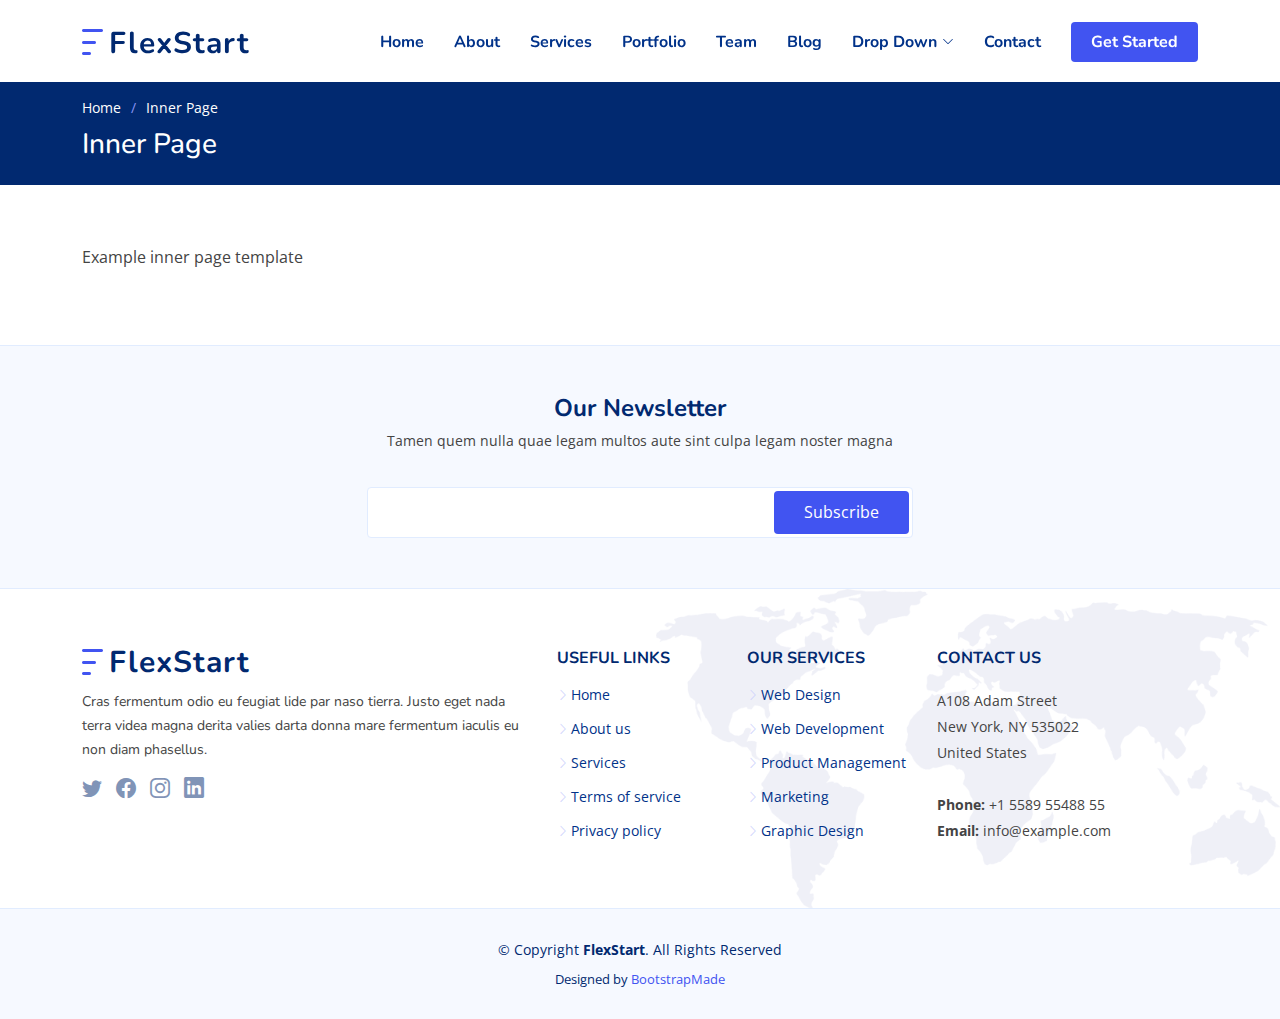
<file: inner-page.html>
<!DOCTYPE html>
<html lang="en">

<head>
  <meta charset="utf-8">
  <meta content="width=device-width, initial-scale=1.0" name="viewport">

  <title>Inner Page - FlexStart Bootstrap Template</title>
  <meta content="" name="description">
  <meta content="" name="keywords">

  <!-- Favicons -->
  <link href="assets/img/favicon.png" rel="icon">
  <link href="assets/img/apple-touch-icon.png" rel="apple-touch-icon">

  <!-- Google Fonts -->
  <link href="https://fonts.googleapis.com/css?family=Open+Sans:300,300i,400,400i,600,600i,700,700i|Nunito:300,300i,400,400i,600,600i,700,700i|Poppins:300,300i,400,400i,500,500i,600,600i,700,700i" rel="stylesheet">

  <!-- Vendor CSS Files -->
  <link href="assets/vendor/bootstrap/css/bootstrap.min.css" rel="stylesheet">
  <link href="assets/vendor/bootstrap-icons/bootstrap-icons.css" rel="stylesheet">
  <link href="assets/vendor/aos/aos.css" rel="stylesheet">
  <link href="assets/vendor/remixicon/remixicon.css" rel="stylesheet">
  <link href="assets/vendor/swiper/swiper-bundle.min.css" rel="stylesheet">
  <link href="assets/vendor/glightbox/css/glightbox.min.css" rel="stylesheet">

  <!-- Template Main CSS File -->
  <link href="assets/css/style.css" rel="stylesheet">

  <!-- =======================================================
  * Template Name: FlexStart - v1.4.0
  * Template URL: https://bootstrapmade.com/flexstart-bootstrap-startup-template/
  * Author: BootstrapMade.com
  * License: https://bootstrapmade.com/license/
  ======================================================== -->
</head>

<body>

  <!-- ======= Header ======= -->
  <header id="header" class="header fixed-top">
    <div class="container-fluid container-xl d-flex align-items-center justify-content-between">

      <a href="index.html" class="logo d-flex align-items-center">
        <img src="assets/img/logo.png" alt="">
        <span>FlexStart</span>
      </a>

      <nav id="navbar" class="navbar">
        <ul>
          <li><a class="nav-link scrollto " href="#hero">Home</a></li>
          <li><a class="nav-link scrollto" href="#about">About</a></li>
          <li><a class="nav-link scrollto" href="#services">Services</a></li>
          <li><a class="nav-link scrollto" href="#portfolio">Portfolio</a></li>
          <li><a class="nav-link scrollto" href="#team">Team</a></li>
          <li><a href="blog.html">Blog</a></li>
          <li class="dropdown"><a href="#"><span>Drop Down</span> <i class="bi bi-chevron-down"></i></a>
            <ul>
              <li><a href="#">Drop Down 1</a></li>
              <li class="dropdown"><a href="#"><span>Deep Drop Down</span> <i class="bi bi-chevron-right"></i></a>
                <ul>
                  <li><a href="#">Deep Drop Down 1</a></li>
                  <li><a href="#">Deep Drop Down 2</a></li>
                  <li><a href="#">Deep Drop Down 3</a></li>
                  <li><a href="#">Deep Drop Down 4</a></li>
                  <li><a href="#">Deep Drop Down 5</a></li>
                </ul>
              </li>
              <li><a href="#">Drop Down 2</a></li>
              <li><a href="#">Drop Down 3</a></li>
              <li><a href="#">Drop Down 4</a></li>
            </ul>
          </li>
          <li><a class="nav-link scrollto" href="#contact">Contact</a></li>
          <li><a class="getstarted scrollto" href="#about">Get Started</a></li>
        </ul>
        <i class="bi bi-list mobile-nav-toggle"></i>
      </nav><!-- .navbar -->

    </div>
  </header><!-- End Header -->

  <main id="main">

    <!-- ======= Breadcrumbs ======= -->
    <section class="breadcrumbs">
      <div class="container">

        <ol>
          <li><a href="index.html">Home</a></li>
          <li>Inner Page</li>
        </ol>
        <h2>Inner Page</h2>

      </div>
    </section><!-- End Breadcrumbs -->

    <section class="inner-page">
      <div class="container">
        <p>
          Example inner page template
        </p>
      </div>
    </section>

  </main><!-- End #main -->

  <!-- ======= Footer ======= -->
  <footer id="footer" class="footer">

    <div class="footer-newsletter">
      <div class="container">
        <div class="row justify-content-center">
          <div class="col-lg-12 text-center">
            <h4>Our Newsletter</h4>
            <p>Tamen quem nulla quae legam multos aute sint culpa legam noster magna</p>
          </div>
          <div class="col-lg-6">
            <form action="" method="post">
              <input type="email" name="email"><input type="submit" value="Subscribe">
            </form>
          </div>
        </div>
      </div>
    </div>

    <div class="footer-top">
      <div class="container">
        <div class="row gy-4">
          <div class="col-lg-5 col-md-12 footer-info">
            <a href="index.html" class="logo d-flex align-items-center">
              <img src="assets/img/logo.png" alt="">
              <span>FlexStart</span>
            </a>
            <p>Cras fermentum odio eu feugiat lide par naso tierra. Justo eget nada terra videa magna derita valies darta donna mare fermentum iaculis eu non diam phasellus.</p>
            <div class="social-links mt-3">
              <a href="#" class="twitter"><i class="bi bi-twitter"></i></a>
              <a href="#" class="facebook"><i class="bi bi-facebook"></i></a>
              <a href="#" class="instagram"><i class="bi bi-instagram bx bxl-instagram"></i></a>
              <a href="#" class="linkedin"><i class="bi bi-linkedin bx bxl-linkedin"></i></a>
            </div>
          </div>

          <div class="col-lg-2 col-6 footer-links">
            <h4>Useful Links</h4>
            <ul>
              <li><i class="bi bi-chevron-right"></i> <a href="#">Home</a></li>
              <li><i class="bi bi-chevron-right"></i> <a href="#">About us</a></li>
              <li><i class="bi bi-chevron-right"></i> <a href="#">Services</a></li>
              <li><i class="bi bi-chevron-right"></i> <a href="#">Terms of service</a></li>
              <li><i class="bi bi-chevron-right"></i> <a href="#">Privacy policy</a></li>
            </ul>
          </div>

          <div class="col-lg-2 col-6 footer-links">
            <h4>Our Services</h4>
            <ul>
              <li><i class="bi bi-chevron-right"></i> <a href="#">Web Design</a></li>
              <li><i class="bi bi-chevron-right"></i> <a href="#">Web Development</a></li>
              <li><i class="bi bi-chevron-right"></i> <a href="#">Product Management</a></li>
              <li><i class="bi bi-chevron-right"></i> <a href="#">Marketing</a></li>
              <li><i class="bi bi-chevron-right"></i> <a href="#">Graphic Design</a></li>
            </ul>
          </div>

          <div class="col-lg-3 col-md-12 footer-contact text-center text-md-start">
            <h4>Contact Us</h4>
            <p>
              A108 Adam Street <br>
              New York, NY 535022<br>
              United States <br><br>
              <strong>Phone:</strong> +1 5589 55488 55<br>
              <strong>Email:</strong> info@example.com<br>
            </p>

          </div>

        </div>
      </div>
    </div>

    <div class="container">
      <div class="copyright">
        &copy; Copyright <strong><span>FlexStart</span></strong>. All Rights Reserved
      </div>
      <div class="credits">
        <!-- All the links in the footer should remain intact. -->
        <!-- You can delete the links only if you purchased the pro version. -->
        <!-- Licensing information: https://bootstrapmade.com/license/ -->
        <!-- Purchase the pro version with working PHP/AJAX contact form: https://bootstrapmade.com/flexstart-bootstrap-startup-template/ -->
        Designed by <a href="https://bootstrapmade.com/">BootstrapMade</a>
      </div>
    </div>
  </footer><!-- End Footer -->

  <a href="#" class="back-to-top d-flex align-items-center justify-content-center"><i class="bi bi-arrow-up-short"></i></a>

  <!-- Vendor JS Files -->
  <script src="assets/vendor/bootstrap/js/bootstrap.bundle.js"></script>
  <script src="assets/vendor/aos/aos.js"></script>
  <script src="assets/vendor/php-email-form/validate.js"></script>
  <script src="assets/vendor/swiper/swiper-bundle.min.js"></script>
  <script src="assets/vendor/purecounter/purecounter.js"></script>
  <script src="assets/vendor/isotope-layout/isotope.pkgd.min.js"></script>
  <script src="assets/vendor/glightbox/js/glightbox.min.js"></script>

  <!-- Template Main JS File -->
  <script src="assets/js/main.js"></script>

</body>

</html>
</file>
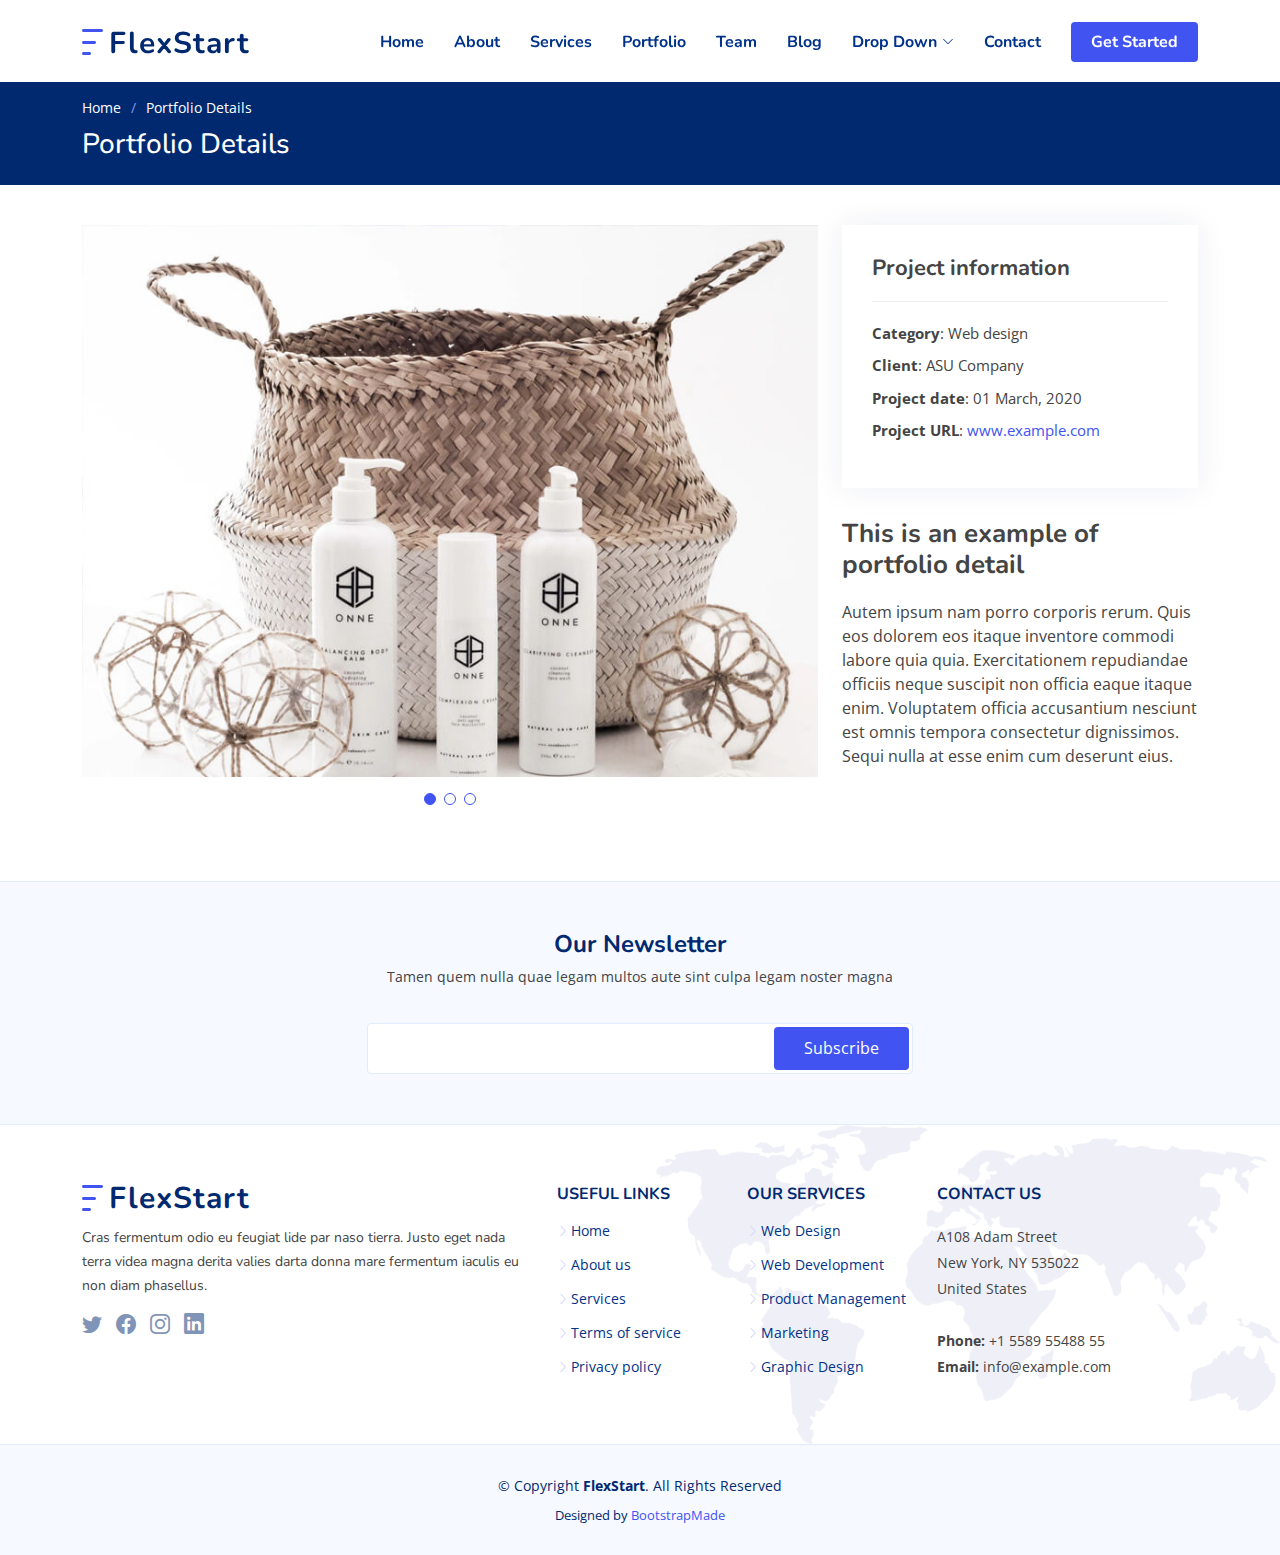
<file: portfolio-details.html>
<!DOCTYPE html>
<html lang="en">

<head>
  <meta charset="utf-8">
  <meta content="width=device-width, initial-scale=1.0" name="viewport">

  <title>Portfolio Details - FlexStart Bootstrap Template</title>
  <meta content="" name="description">
  <meta content="" name="keywords">

  <!-- Favicons -->
  <link href="assets/img/favicon.png" rel="icon">
  <link href="assets/img/apple-touch-icon.png" rel="apple-touch-icon">

  <!-- Google Fonts -->
  <link href="https://fonts.googleapis.com/css?family=Open+Sans:300,300i,400,400i,600,600i,700,700i|Nunito:300,300i,400,400i,600,600i,700,700i|Poppins:300,300i,400,400i,500,500i,600,600i,700,700i" rel="stylesheet">

  <!-- Vendor CSS Files -->
  <link href="assets/vendor/bootstrap/css/bootstrap.min.css" rel="stylesheet">
  <link href="assets/vendor/bootstrap-icons/bootstrap-icons.css" rel="stylesheet">
  <link href="assets/vendor/aos/aos.css" rel="stylesheet">
  <link href="assets/vendor/remixicon/remixicon.css" rel="stylesheet">
  <link href="assets/vendor/swiper/swiper-bundle.min.css" rel="stylesheet">
  <link href="assets/vendor/glightbox/css/glightbox.min.css" rel="stylesheet">

  <!-- Template Main CSS File -->
  <link href="assets/css/style.css" rel="stylesheet">

  <!-- =======================================================
  * Template Name: FlexStart - v1.4.0
  * Template URL: https://bootstrapmade.com/flexstart-bootstrap-startup-template/
  * Author: BootstrapMade.com
  * License: https://bootstrapmade.com/license/
  ======================================================== -->
</head>

<body>

  <!-- ======= Header ======= -->
  <header id="header" class="header fixed-top">
    <div class="container-fluid container-xl d-flex align-items-center justify-content-between">

      <a href="index.html" class="logo d-flex align-items-center">
        <img src="assets/img/logo.png" alt="">
        <span>FlexStart</span>
      </a>

      <nav id="navbar" class="navbar">
        <ul>
          <li><a class="nav-link scrollto " href="#hero">Home</a></li>
          <li><a class="nav-link scrollto" href="#about">About</a></li>
          <li><a class="nav-link scrollto" href="#services">Services</a></li>
          <li><a class="nav-link scrollto" href="#portfolio">Portfolio</a></li>
          <li><a class="nav-link scrollto" href="#team">Team</a></li>
          <li><a href="blog.html">Blog</a></li>
          <li class="dropdown"><a href="#"><span>Drop Down</span> <i class="bi bi-chevron-down"></i></a>
            <ul>
              <li><a href="#">Drop Down 1</a></li>
              <li class="dropdown"><a href="#"><span>Deep Drop Down</span> <i class="bi bi-chevron-right"></i></a>
                <ul>
                  <li><a href="#">Deep Drop Down 1</a></li>
                  <li><a href="#">Deep Drop Down 2</a></li>
                  <li><a href="#">Deep Drop Down 3</a></li>
                  <li><a href="#">Deep Drop Down 4</a></li>
                  <li><a href="#">Deep Drop Down 5</a></li>
                </ul>
              </li>
              <li><a href="#">Drop Down 2</a></li>
              <li><a href="#">Drop Down 3</a></li>
              <li><a href="#">Drop Down 4</a></li>
            </ul>
          </li>
          <li><a class="nav-link scrollto" href="#contact">Contact</a></li>
          <li><a class="getstarted scrollto" href="#about">Get Started</a></li>
        </ul>
        <i class="bi bi-list mobile-nav-toggle"></i>
      </nav><!-- .navbar -->

    </div>
  </header><!-- End Header -->

  <main id="main">

    <!-- ======= Breadcrumbs ======= -->
    <section class="breadcrumbs">
      <div class="container">

        <ol>
          <li><a href="index.html">Home</a></li>
          <li>Portfolio Details</li>
        </ol>
        <h2>Portfolio Details</h2>

      </div>
    </section><!-- End Breadcrumbs -->

    <!-- ======= Portfolio Details Section ======= -->
    <section id="portfolio-details" class="portfolio-details">
      <div class="container">

        <div class="row gy-4">

          <div class="col-lg-8">
            <div class="portfolio-details-slider swiper-container">
              <div class="swiper-wrapper align-items-center">

                <div class="swiper-slide">
                  <img src="assets/img/portfolio/portfolio-1.jpg" alt="">
                </div>

                <div class="swiper-slide">
                  <img src="assets/img/portfolio/portfolio-2.jpg" alt="">
                </div>

                <div class="swiper-slide">
                  <img src="assets/img/portfolio/portfolio-3.jpg" alt="">
                </div>

              </div>
              <div class="swiper-pagination"></div>
            </div>
          </div>

          <div class="col-lg-4">
            <div class="portfolio-info">
              <h3>Project information</h3>
              <ul>
                <li><strong>Category</strong>: Web design</li>
                <li><strong>Client</strong>: ASU Company</li>
                <li><strong>Project date</strong>: 01 March, 2020</li>
                <li><strong>Project URL</strong>: <a href="#">www.example.com</a></li>
              </ul>
            </div>
            <div class="portfolio-description">
              <h2>This is an example of portfolio detail</h2>
              <p>
                Autem ipsum nam porro corporis rerum. Quis eos dolorem eos itaque inventore commodi labore quia quia. Exercitationem repudiandae officiis neque suscipit non officia eaque itaque enim. Voluptatem officia accusantium nesciunt est omnis tempora consectetur dignissimos. Sequi nulla at esse enim cum deserunt eius.
              </p>
            </div>
          </div>

        </div>

      </div>
    </section><!-- End Portfolio Details Section -->

  </main><!-- End #main -->

  <!-- ======= Footer ======= -->
  <footer id="footer" class="footer">

    <div class="footer-newsletter">
      <div class="container">
        <div class="row justify-content-center">
          <div class="col-lg-12 text-center">
            <h4>Our Newsletter</h4>
            <p>Tamen quem nulla quae legam multos aute sint culpa legam noster magna</p>
          </div>
          <div class="col-lg-6">
            <form action="" method="post">
              <input type="email" name="email"><input type="submit" value="Subscribe">
            </form>
          </div>
        </div>
      </div>
    </div>

    <div class="footer-top">
      <div class="container">
        <div class="row gy-4">
          <div class="col-lg-5 col-md-12 footer-info">
            <a href="index.html" class="logo d-flex align-items-center">
              <img src="assets/img/logo.png" alt="">
              <span>FlexStart</span>
            </a>
            <p>Cras fermentum odio eu feugiat lide par naso tierra. Justo eget nada terra videa magna derita valies darta donna mare fermentum iaculis eu non diam phasellus.</p>
            <div class="social-links mt-3">
              <a href="#" class="twitter"><i class="bi bi-twitter"></i></a>
              <a href="#" class="facebook"><i class="bi bi-facebook"></i></a>
              <a href="#" class="instagram"><i class="bi bi-instagram bx bxl-instagram"></i></a>
              <a href="#" class="linkedin"><i class="bi bi-linkedin bx bxl-linkedin"></i></a>
            </div>
          </div>

          <div class="col-lg-2 col-6 footer-links">
            <h4>Useful Links</h4>
            <ul>
              <li><i class="bi bi-chevron-right"></i> <a href="#">Home</a></li>
              <li><i class="bi bi-chevron-right"></i> <a href="#">About us</a></li>
              <li><i class="bi bi-chevron-right"></i> <a href="#">Services</a></li>
              <li><i class="bi bi-chevron-right"></i> <a href="#">Terms of service</a></li>
              <li><i class="bi bi-chevron-right"></i> <a href="#">Privacy policy</a></li>
            </ul>
          </div>

          <div class="col-lg-2 col-6 footer-links">
            <h4>Our Services</h4>
            <ul>
              <li><i class="bi bi-chevron-right"></i> <a href="#">Web Design</a></li>
              <li><i class="bi bi-chevron-right"></i> <a href="#">Web Development</a></li>
              <li><i class="bi bi-chevron-right"></i> <a href="#">Product Management</a></li>
              <li><i class="bi bi-chevron-right"></i> <a href="#">Marketing</a></li>
              <li><i class="bi bi-chevron-right"></i> <a href="#">Graphic Design</a></li>
            </ul>
          </div>

          <div class="col-lg-3 col-md-12 footer-contact text-center text-md-start">
            <h4>Contact Us</h4>
            <p>
              A108 Adam Street <br>
              New York, NY 535022<br>
              United States <br><br>
              <strong>Phone:</strong> +1 5589 55488 55<br>
              <strong>Email:</strong> info@example.com<br>
            </p>

          </div>

        </div>
      </div>
    </div>

    <div class="container">
      <div class="copyright">
        &copy; Copyright <strong><span>FlexStart</span></strong>. All Rights Reserved
      </div>
      <div class="credits">
        <!-- All the links in the footer should remain intact. -->
        <!-- You can delete the links only if you purchased the pro version. -->
        <!-- Licensing information: https://bootstrapmade.com/license/ -->
        <!-- Purchase the pro version with working PHP/AJAX contact form: https://bootstrapmade.com/flexstart-bootstrap-startup-template/ -->
        Designed by <a href="https://bootstrapmade.com/">BootstrapMade</a>
      </div>
    </div>
  </footer><!-- End Footer -->

  <a href="#" class="back-to-top d-flex align-items-center justify-content-center"><i class="bi bi-arrow-up-short"></i></a>

  <!-- Vendor JS Files -->
  <script src="assets/vendor/bootstrap/js/bootstrap.bundle.js"></script>
  <script src="assets/vendor/aos/aos.js"></script>
  <script src="assets/vendor/php-email-form/validate.js"></script>
  <script src="assets/vendor/swiper/swiper-bundle.min.js"></script>
  <script src="assets/vendor/purecounter/purecounter.js"></script>
  <script src="assets/vendor/isotope-layout/isotope.pkgd.min.js"></script>
  <script src="assets/vendor/glightbox/js/glightbox.min.js"></script>

  <!-- Template Main JS File -->
  <script src="assets/js/main.js"></script>

</body>

</html>
</file>
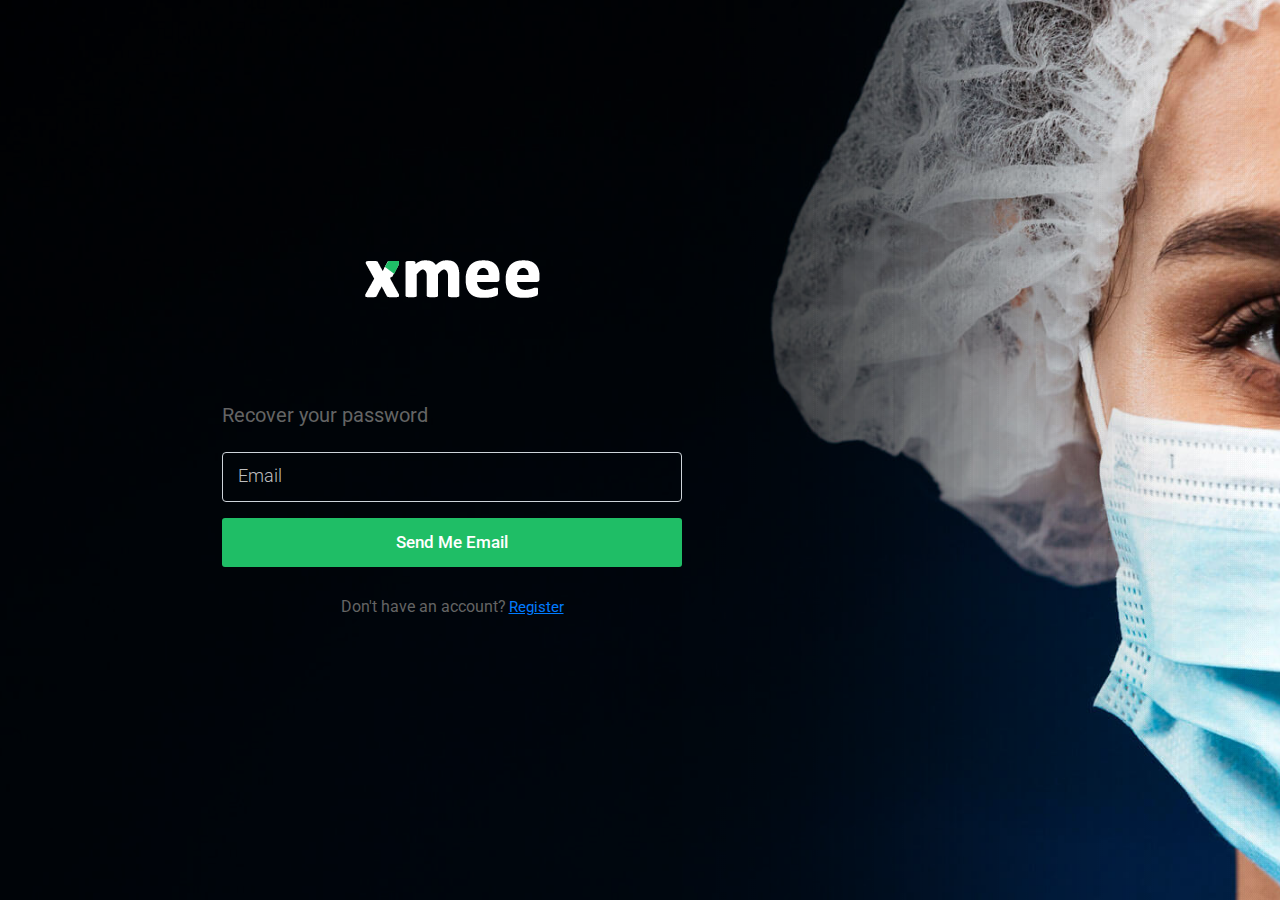
<file: signin_up/forgot-password-23.html>
<!doctype html>
<html class="no-js" lang="">


<!-- Mirrored from affixtheme.com/html/xmee/demo/forgot-password-23.html by HTTrack Website Copier/3.x [XR&CO'2014], Fri, 18 Jun 2021 11:20:17 GMT -->
<head>
	<meta charset="utf-8">
	<meta http-equiv="x-ua-compatible" content="ie=edge">
	<title>Xmee | Login and Register Form Html Templates</title>
	<meta name="description" content="">
	<meta name="viewport" content="width=device-width, initial-scale=1">
	<!-- Favicon -->
	<link rel="shortcut icon" type="image/x-icon" href="img/favicon.png">
	<!-- Bootstrap CSS -->
	<link rel="stylesheet" href="css/bootstrap.min.css">
	<!-- Fontawesome CSS -->
	<link rel="stylesheet" href="css/fontawesome-all.min.css">
	<!-- Flaticon CSS -->
	<link rel="stylesheet" href="font/flaticon.css">
	<!-- Google Web Fonts -->
	<link href="https://fonts.googleapis.com/css?family=Roboto:300,400,500,700&amp;display=swap" rel="stylesheet">
	<!-- Custom CSS -->
	<link rel="stylesheet" href="style.css">
</head>

<body>
	<!--[if lt IE 8]>
        <p class="browserupgrade">You are using an <strong>outdated</strong> browser. Please <a href="http://browsehappy.com/">upgrade your browser</a> to improve your experience.</p>
    <![endif]-->
	<section class="fxt-template-animation fxt-template-layout23" data-bg-image="img/figure/bg23-l.jpg">
		<div class="fxt-bg-overlay" data-bg-image="img/elements/overlay.png">
			<div class="fxt-content">
				<div class="fxt-header">
					<a href="login-23.html" class="fxt-logo"><img src="img/logo-23.png" alt="Logo"></a>
				</div>
				<div class="fxt-form">
					<p>Recover your password</p>
					<form method="POST">
						<div class="form-group">
							<div class="fxt-transformY-50 fxt-transition-delay-1">
								<input type="email" id="email" class="form-control" name="email" placeholder="Email" required="required">
							</div>
						</div>
						<div class="form-group">
							<div class="fxt-transformY-50 fxt-transition-delay-4">
								<button type="submit" class="fxt-btn-fill">Send Me Email</button>
							</div>
						</div>
					</form>
				</div>
				<div class="fxt-footer">
					<div class="fxt-transformY-50 fxt-transition-delay-9">
						<p>Don't have an account?<a href="register-23.html" class="switcher-text2 inline-text">Register</a></p>
					</div>
				</div>
			</div>
		</div>
	</section>
	<!-- jquery-->
	<script src="js/jquery-3.5.0.min.js"></script>
	<!-- Popper js -->
	<script src="js/popper.min.js"></script>
	<!-- Bootstrap js -->
	<script src="js/bootstrap.min.js"></script>
	<!-- Imagesloaded js -->
	<script src="js/imagesloaded.pkgd.min.js"></script>
	<!-- Validator js -->
	<script src="js/validator.min.js"></script>
	<!-- Custom Js -->
	<script src="js/main.js"></script>

</body>


<!-- Mirrored from affixtheme.com/html/xmee/demo/forgot-password-23.html by HTTrack Website Copier/3.x [XR&CO'2014], Fri, 18 Jun 2021 11:20:17 GMT -->
</html>
</file>
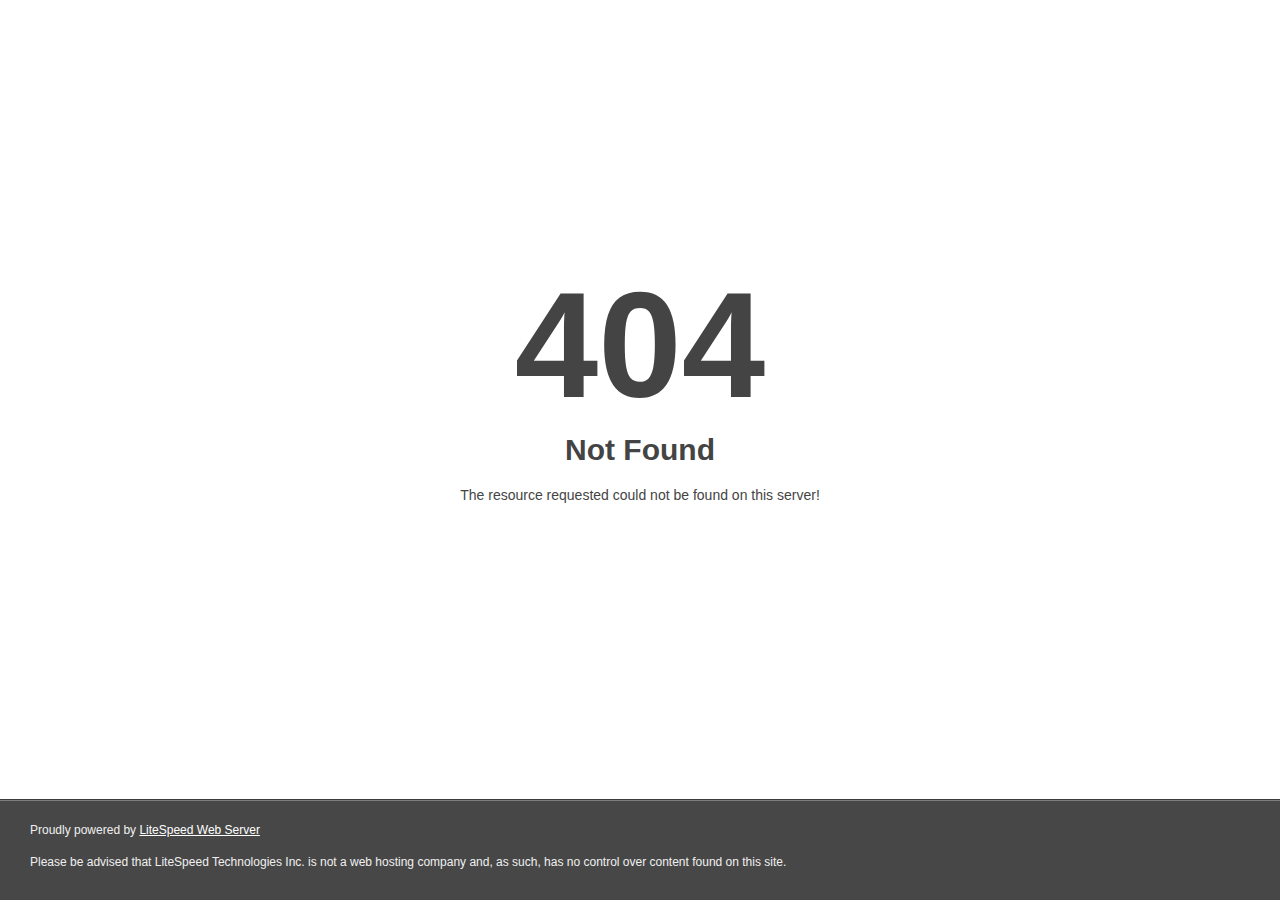
<file: signin_up/webfonts/fa-brands-400.html>
<!DOCTYPE html>
<html style="height:100%">
<head>
<meta name="viewport" content="width=device-width, initial-scale=1, shrink-to-fit=no" />
<title> 404 Not Found
</title></head>
<body style="color: #444; margin:0;font: normal 14px/20px Arial, Helvetica, sans-serif; height:100%; background-color: #fff;">
<div style="height:auto; min-height:100%; ">     <div style="text-align: center; width:800px; margin-left: -400px; position:absolute; top: 30%; left:50%;">
        <h1 style="margin:0; font-size:150px; line-height:150px; font-weight:bold;">404</h1>
<h2 style="margin-top:20px;font-size: 30px;">Not Found
</h2>
<p>The resource requested could not be found on this server!</p>
</div></div><div style="color:#f0f0f0; font-size:12px;margin:auto;padding:0px 30px 0px 30px;position:relative;clear:both;height:100px;margin-top:-101px;background-color:#474747;border-top: 1px solid rgba(0,0,0,0.15);box-shadow: 0 1px 0 rgba(255, 255, 255, 0.3) inset;">
<br>Proudly powered by  <a style="color:#fff;" href="http://www.litespeedtech.com/error-page">LiteSpeed Web Server</a><p>Please be advised that LiteSpeed Technologies Inc. is not a web hosting company and, as such, has no control over content found on this site.</p></div></body></html>
</file>
<file: signin_up/font/flaticon.css>
/*
  	Flaticon icon font: Flaticon
  	Creation date: 19/02/2020 17:37
  	*/

@font-face {
  font-family: "Flaticon";
  src: url("Flaticon.eot");
  src: url("Flaticond41d.eot?#iefix") format("embedded-opentype"),
       url("Flaticon.woff2") format("woff2"),
       url("Flaticon.woff") format("woff"),
       url("Flaticon.ttf") format("truetype"),
       url("Flaticon.svg#Flaticon") format("svg");
  font-weight: normal;
  font-style: normal;
}

@media screen and (-webkit-min-device-pixel-ratio:0) {
  @font-face {
    font-family: "Flaticon";
    src: url("Flaticon.svg#Flaticon") format("svg");
  }
}

[class^="flaticon-"]:before, [class*=" flaticon-"]:before,
[class^="flaticon-"]:after, [class*=" flaticon-"]:after {   
  font-family: Flaticon;
        font-size: 20px;
font-style: normal;
margin-left: 20px;
}

.flaticon-facebook-logo:before { content: "\f100"; }
.flaticon-twitter:before { content: "\f101"; }
.flaticon-icon-733613:before { content: "\f102"; }
.flaticon-linkedin:before { content: "\f103"; }
.flaticon-envelope:before { content: "\f104"; }
.flaticon-padlock:before { content: "\f105"; }
.flaticon-user:before { content: "\f106"; }
.flaticon-instagram:before { content: "\f107"; }
.flaticon-youtube:before { content: "\f108"; }
.flaticon-pinterest:before { content: "\f109"; }
.flaticon-behance:before { content: "\f10a"; }
.flaticon-add:before { content: "\f10b"; }
.flaticon-dribble:before { content: "\f10c"; }
.flaticon-next:before { content: "\f10d"; }
.flaticon-left-arrow:before { content: "\f10e"; }
.flaticon-search:before { content: "\f10f"; }
.flaticon-eye:before { content: "\f110"; }
</file>
<file: signin_up/style.css>
/**************************************

Template Name: Xmee | Login and Register Form Html Templates
Template URL: http://html.affixtheme.com/html/xmee
Description: Creative & Exclusive Login Registration Template
Author: AffixTheme
Author URL: https://themeforest.net/user/affixtheme
Version: 1.5 

======================================  
        Table Of Contents
======================================
1. Typography
2. Template Default Style
3. Template Animation
4. Demo Layout One
5. Demo Layout Two
6. Demo Layout Three
7. Demo Layout Four
8. Demo Layout Five
9. Demo Layout Six
10. Demo Layout Seven
11. Demo Layout Eight
12. Demo Layout Nine
13. Demo Layout Ten
14. Demo Layout Eleven
15. Demo Layout Twelve
16. Demo Layout Thirteen
17. Demo Layout Fourteen
18. Demo Layout Fifteen
19. Demo Layout Sixteen
20. Demo Layout Seventeen
21. Demo Layout Eighteen
22. Demo Layout Nineteen
23. Demo Layout Twenty
24. Demo Layout Twenty One
25. Demo Layout Twenty Two
26. Demo Layout Twenty Three
27. Demo Layout Twenty Four
28. Demo Layout Twenty Five
29. Demo Layout Twenty Six
30. Demo Layout Twenty Seven
31. Demo Layout Twenty Eight
32. Demo Layout Twenty Nine
33. Demo Layout Thirty
34. Otp Layout One
35. Otp Layout Two
36. Otp Layout Three
37. Otp Layout Four


**************************************/
/*=======================================================================
1. Typography
=========================================================================*/
html {
  height: 100%;
}
body {
  font-size: 16px;
  font-family: 'Roboto', sans-serif;
  font-weight: 400;
  height: 100%;
  line-height: 1.7;
  vertical-align: baseline;
  -webkit-font-smoothing: antialiased;
  -moz-osx-font-smoothing: grayscale;
  text-rendering: optimizeLegibility;
  color: #646464;
  background-color: #fff;
}
p {
  margin: 0 0 20px 0;
  color: #646464;
}
h1,
h2,
h3,
h4,
h5,
h6 {
  font-weight: 400;
  font-family: 'Roboto', sans-serif;
  margin: 0 0 20px 0;
  color: #111;
}
h1,
h2 {
  line-height: 1.2;
}
h3,
h4,
h5,
h6 {
  line-height: 1.4;
}
h1 {
  font-size: 36px;
}
@media only screen and (max-width: 1199px) {
  h1 {
    font-size: 34px;
  }
}
@media only screen and (max-width: 991px) {
  h1 {
    font-size: 32px;
  }
}
@media only screen and (max-width: 767px) {
  h1 {
    font-size: 30px;
  }
}
h2 {
  font-size: 28px;
}
@media only screen and (max-width: 1199px) {
  h2 {
    font-size: 26px;
  }
}
@media only screen and (max-width: 991px) {
  h2 {
    font-size: 24px;
  }
}
@media only screen and (max-width: 767px) {
  h2 {
    font-size: 22px;
  }
}
h3 {
  font-size: 22px;
}
@media only screen and (max-width: 991px) {
  h3 {
    font-size: 20px;
  }
}
@media only screen and (max-width: 767px) {
  h3 {
    font-size: 18px;
  }
}
h4 {
  font-size: 20px;
}
@media only screen and (max-width: 991px) {
  h4 {
    font-size: 18px;
  }
}
@media only screen and (max-width: 767px) {
  h4 {
    font-size: 16px;
  }
}
h5 {
  font-size: 18px;
}
@media only screen and (max-width: 991px) {
  h5 {
    font-size: 16px;
  }
}
/*=======================================================================
2. Template Default Style
=========================================================================*/
a {
  text-decoration: none;
}
a:active,
a:hover,
a:focus {
  text-decoration: none;
}
a:active,
a:hover,
a:focus {
  outline: 0 none;
}
img {
  max-width: 100%;
  height: auto;
}
ul {
  list-style: outside none none;
  margin: 0;
  padding: 0;
}
.fxt-content-between {
  display: -webkit-box;
  display: -ms-flexbox;
  display: flex;
  -webkit-box-align: center;
  -ms-flex-align: center;
  align-items: center;
  -webkit-box-pack: justify;
  -ms-flex-pack: justify;
  justify-content: space-between;
  -ms-flex-wrap: wrap;
  flex-wrap: wrap;
}
@media only screen and (max-width: 767px) {
  .fxt-none-767 {
    display: none !important;
  }
}
@media only screen and (max-width: 991px) {
  .fxt-none-991 {
    display: none !important;
  }
}
/*========================================================================
3. Template Animation
=========================================================================*/
.fxt-template-animation {
  position: relative;
  z-index: 1;
  width: 100%;
  opacity: 0;
  overflow: hidden;
  -webkit-transition: all 0.3s ease-in-out;
  -o-transition: all 0.3s ease-in-out;
  transition: all 0.3s ease-in-out;
}
.fxt-template-animation .fxt-transformY-50 {
  opacity: 0;
  -webkit-transform: translateY(50px);
  -ms-transform: translateY(50px);
  transform: translateY(50px);
}
.loaded.fxt-template-animation {
  opacity: 1;
}
.loaded.fxt-template-animation .fxt-transformY-50 {
  -webkit-transform: translateY(0);
  -ms-transform: translateY(0);
  transform: translateY(0);
  opacity: 1;
  -webkit-transition: all 1s ease-in-out;
  -o-transition: all 1s ease-in-out;
  transition: all 1s ease-in-out;
}
.loaded.fxt-template-animation .fxt-transition-delay-1 {
  -webkit-transition-delay: 0.1s;
  -o-transition-delay: 0.1s;
  transition-delay: 0.1s;
}
.loaded.fxt-template-animation .fxt-transition-delay-2 {
  -webkit-transition-delay: 0.2s;
  -o-transition-delay: 0.2s;
  transition-delay: 0.2s;
}
.loaded.fxt-template-animation .fxt-transition-delay-3 {
  -webkit-transition-delay: 0.3s;
  -o-transition-delay: 0.3s;
  transition-delay: 0.3s;
}
.loaded.fxt-template-animation .fxt-transition-delay-4 {
  -webkit-transition-delay: 0.4s;
  -o-transition-delay: 0.4s;
  transition-delay: 0.4s;
}
.loaded.fxt-template-animation .fxt-transition-delay-5 {
  -webkit-transition-delay: 0.5s;
  -o-transition-delay: 0.5s;
  transition-delay: 0.5s;
}
.loaded.fxt-template-animation .fxt-transition-delay-6 {
  -webkit-transition-delay: 0.6s;
  -o-transition-delay: 0.6s;
  transition-delay: 0.6s;
}
.loaded.fxt-template-animation .fxt-transition-delay-7 {
  -webkit-transition-delay: 0.7s;
  -o-transition-delay: 0.7s;
  transition-delay: 0.7s;
}
.loaded.fxt-template-animation .fxt-transition-delay-8 {
  -webkit-transition-delay: 0.8s;
  -o-transition-delay: 0.8s;
  transition-delay: 0.8s;
}
.loaded.fxt-template-animation .fxt-transition-delay-9 {
  -webkit-transition-delay: 0.9s;
  -o-transition-delay: 0.9s;
  transition-delay: 0.9s;
}
.loaded.fxt-template-animation .fxt-transition-delay-10 {
  -webkit-transition-delay: 1s;
  -o-transition-delay: 1s;
  transition-delay: 1s;
}
.loaded.fxt-template-animation .fxt-transition-delay-11 {
  -webkit-transition-delay: 1.1s;
  -o-transition-delay: 1.1s;
  transition-delay: 1.1s;
}
.loaded.fxt-template-animation .fxt-transition-delay-12 {
  -webkit-transition-delay: 1.2s;
  -o-transition-delay: 1.2s;
  transition-delay: 1.2s;
}
.loaded.fxt-template-animation .fxt-transition-delay-13 {
  -webkit-transition-delay: 1.3s;
  -o-transition-delay: 1.3s;
  transition-delay: 1.3s;
}
.loaded.fxt-template-animation .fxt-transition-delay-14 {
  -webkit-transition-delay: 1.4s;
  -o-transition-delay: 1.4s;
  transition-delay: 1.4s;
}
.loaded.fxt-template-animation .fxt-transition-delay-15 {
  -webkit-transition-delay: 1.5s;
  -o-transition-delay: 1.5s;
  transition-delay: 1.5s;
}
.loaded.fxt-template-animation .fxt-transition-delay-16 {
  -webkit-transition-delay: 1.6s;
  -o-transition-delay: 1.6s;
  transition-delay: 1.6s;
}
.loaded.fxt-template-animation .fxt-transition-delay-17 {
  -webkit-transition-delay: 1.7s;
  -o-transition-delay: 1.7s;
  transition-delay: 1.7s;
}
.loaded.fxt-template-animation .fxt-transition-delay-18 {
  -webkit-transition-delay: 1.8s;
  -o-transition-delay: 1.8s;
  transition-delay: 1.8s;
}
.loaded.fxt-template-animation .fxt-transition-delay-19 {
  -webkit-transition-delay: 1.9s;
  -o-transition-delay: 1.9s;
  transition-delay: 1.9s;
}
.loaded.fxt-template-animation .fxt-transition-delay-20 {
  -webkit-transition-delay: 2s;
  -o-transition-delay: 2s;
  transition-delay: 2s;
}
/*========================================================================
4. Demo Layout One
=========================================================================*/
.fxt-template-layout1 .fxt-bg-color {
  background-color: #ffffff;
  min-height: 100vh;
  width: 100%;
  background-repeat: no-repeat;
  background-position: center center;
  background-size: cover;
  display: -webkit-box;
  display: -ms-flexbox;
  display: flex;
  -webkit-box-align: center;
  -ms-flex-align: center;
  align-items: center;
  -webkit-box-pack: center;
  -ms-flex-pack: center;
  justify-content: center;
  padding: 50px 30px 42px;
}
.fxt-template-layout1 .fxt-bg-img {
  min-height: 100vh;
  width: 100%;
  background-repeat: no-repeat;
  background-position: center center;
  background-size: cover;
  display: -webkit-box;
  display: -ms-flexbox;
  display: flex;
  -webkit-box-align: center;
  -ms-flex-align: center;
  align-items: center;
  -webkit-box-pack: center;
  -ms-flex-pack: center;
  justify-content: center;
}
.fxt-template-layout1 .fxt-content {
  max-width: 450px;
  width: 100%;
}
.fxt-template-layout1 .fxt-header {
  display: -webkit-box;
  display: -ms-flexbox;
  display: flex;
  -ms-flex-wrap: wrap;
  flex-wrap: wrap;
  -webkit-box-align: center;
  -ms-flex-align: center;
  align-items: center;
  -webkit-box-pack: justify;
  -ms-flex-pack: justify;
  justify-content: space-between;
  margin-bottom: 130px;
}
@media only screen and (max-width: 767px) {
  .fxt-template-layout1 .fxt-header {
    margin-bottom: 100px;
  }
}
@media only screen and (max-width: 575px) {
  .fxt-template-layout1 .fxt-header {
    margin-bottom: 70px;
  }
}
@media only screen and (max-width: 479px) {
  .fxt-template-layout1 .fxt-header {
    margin-bottom: 50px;
  }
}
@media only screen and (max-width: 320px) {
  .fxt-template-layout1 .fxt-header {
    display: block;
  }
}
.fxt-template-layout1 .fxt-header .fxt-logo {
  display: block;
  margin-bottom: 30px;
  max-width: 40vw;
  margin-right: 30px;
}
.fxt-template-layout1 .fxt-header .fxt-page-switcher {
  display: -webkit-box;
  display: -ms-flexbox;
  display: flex;
  -webkit-box-align: center;
  -ms-flex-align: center;
  align-items: center;
  margin-bottom: 15px;
}
.fxt-template-layout1 .fxt-header .fxt-page-switcher .switcher-text1 {
  color: #111111;
  font-size: 18px;
  margin-right: 15px;
  padding-right: 15px;
  margin-bottom: 10px;
  border-right: 1px solid #9f9f9f;
  line-height: 1;
  -webkit-transition: all 0.3s ease-in-out;
  -o-transition: all 0.3s ease-in-out;
  transition: all 0.3s ease-in-out;
}
@media only screen and (max-width: 479px) {
  .fxt-template-layout1 .fxt-header .fxt-page-switcher .switcher-text1 {
    font-size: 16px;
  }
}
.fxt-template-layout1 .fxt-header .fxt-page-switcher .switcher-text1:last-child {
  margin-right: 0;
  padding-right: 0;
  border-right: 0;
}
.fxt-template-layout1 .fxt-header .fxt-page-switcher .switcher-text1:hover {
  color: #000000;
}
.fxt-template-layout1 .fxt-header .fxt-page-switcher .switcher-text1.active {
  color: #ff0000;
}
.fxt-template-layout1 .fxt-form {
  margin-bottom: 40px;
}
.fxt-template-layout1 .fxt-form h2 {
  font-weight: 700;
  margin-bottom: 5px;
}
.fxt-template-layout1 .fxt-form p {
  margin-bottom: 30px;
  font-size: 17px;
}
.fxt-template-layout1 .fxt-form .form-group {
  position: relative;
  z-index: 1;
}
.fxt-template-layout1 .fxt-form .form-group i {
  position: absolute;
  z-index: 1;
  right: 5px;
  top: 50%;
  -webkit-transform: translateY(-50%);
  -ms-transform: translateY(-50%);
  transform: translateY(-50%);
}
.fxt-template-layout1 .fxt-form .form-group [class^="flaticon-"]:before,
.fxt-template-layout1 .fxt-form .form-group [class*=" flaticon-"]:before,
.fxt-template-layout1 .fxt-form .form-group [class^="flaticon-"]:after,
.fxt-template-layout1 .fxt-form .form-group [class*=" flaticon-"]:after {
  margin-left: 0;
  font-size: 17px;
  color: #a1a1a1;
}
.fxt-template-layout1 .fxt-form .form-control {
  min-height: 40px;
  -webkit-box-shadow: none;
  box-shadow: none;
  border: 0;
  border-bottom: 1px solid #e7e7e7;
  padding: 10px 30px 10px 0;
  color: #111111;
}
.fxt-template-layout1 .fxt-form input::-webkit-input-placeholder {
  color: #a1a1a1;
  font-size: 15px;
  font-weight: 300;
}
.fxt-template-layout1 .fxt-form input::-moz-placeholder {
  color: #a1a1a1;
  font-size: 15px;
  font-weight: 300;
}
.fxt-template-layout1 .fxt-form input:-moz-placeholder {
  color: #a1a1a1;
  font-size: 15px;
  font-weight: 300;
}
.fxt-template-layout1 .fxt-form input:-ms-input-placeholder {
  color: #a1a1a1;
  font-size: 15px;
  font-weight: 300;
}
.fxt-template-layout1 .fxt-btn-fill {
  margin-right: 30px;
  margin-top: 15px;
  font-family: 'Roboto', sans-serif;
  cursor: pointer;
  display: inline-block;
  font-size: 17px;
  font-weight: 500;
  -webkit-box-shadow: none;
  box-shadow: none;
  outline: none;
  border: 0;
  color: #fff;
  border-radius: 3px;
  background-color: #ff0000;
  padding: 10px 36px;
  margin-bottom: 10px;
  -webkit-transition: all 0.3s ease-in-out;
  -o-transition: all 0.3s ease-in-out;
  transition: all 0.3s ease-in-out;
}
.fxt-template-layout1 .fxt-btn-fill:hover {
  background-color: #da0000;
  border-color: #da0000;
}
.fxt-template-layout1 .fxt-btn-fill:focus {
  outline: none;
}
.fxt-template-layout1 .switcher-text2 {
  color: #9f9f9f;
  font-size: 15px;
  margin-top: 5px;
  display: block;
  -webkit-transition: all 0.3s ease-in-out;
  -o-transition: all 0.3s ease-in-out;
  transition: all 0.3s ease-in-out;
}
.fxt-template-layout1 .switcher-text2:hover {
  color: #666;
}
.fxt-template-layout1 .switcher-text2.active {
  color: #666;
}
.fxt-template-layout1 ul.fxt-socials li {
  display: inline-block;
  margin-right: 4px;
  margin-bottom: 8px;
}
@media only screen and (max-width: 575px) {
  .fxt-template-layout1 ul.fxt-socials li {
    margin-right: 2px;
  }
}
.fxt-template-layout1 ul.fxt-socials li:last-child {
  margin-right: 0;
}
.fxt-template-layout1 ul.fxt-socials li a {
  display: -webkit-box;
  display: -ms-flexbox;
  display: flex;
  -webkit-box-align: center;
  -ms-flex-align: center;
  align-items: center;
  -webkit-box-pack: center;
  -ms-flex-pack: center;
  justify-content: center;
  font-size: 14px;
  height: 40px;
  width: 40px;
  color: #ffffff;
  border-radius: 50%;
  border: 1px solid;
  -webkit-transition: all 0.3s ease-in-out;
  -o-transition: all 0.3s ease-in-out;
  transition: all 0.3s ease-in-out;
}
.fxt-template-layout1 ul.fxt-socials li.fxt-facebook a {
  background-color: #3b5998;
  border-color: #3b5998;
}
.fxt-template-layout1 ul.fxt-socials li.fxt-facebook a:hover {
  background-color: transparent;
  color: #3b5998;
}
.fxt-template-layout1 ul.fxt-socials li.fxt-twitter a {
  background-color: #00acee;
  border-color: #00acee;
}
.fxt-template-layout1 ul.fxt-socials li.fxt-twitter a:hover {
  background-color: transparent;
  color: #00acee;
}
.fxt-template-layout1 ul.fxt-socials li.fxt-google a {
  background-color: #CC3333;
  border-color: #CC3333;
}
.fxt-template-layout1 ul.fxt-socials li.fxt-google a:hover {
  background-color: transparent;
  color: #CC3333;
}
.fxt-template-layout1 ul.fxt-socials li.fxt-instagram a {
  background-color: #3f729b;
  border-color: #3f729b;
}
.fxt-template-layout1 ul.fxt-socials li.fxt-instagram a:hover {
  background-color: transparent;
  color: #3f729b;
}
.fxt-template-layout1 ul.fxt-socials li.fxt-linkedin a {
  background-color: #0077B5;
  border-color: #0077B5;
}
.fxt-template-layout1 ul.fxt-socials li.fxt-linkedin a:hover {
  background-color: transparent;
  color: #0077B5;
}
.fxt-template-layout1 ul.fxt-socials li.fxt-youtube a {
  background-color: #c4302b;
  border-color: #c4302b;
}
.fxt-template-layout1 ul.fxt-socials li.fxt-youtube a:hover {
  background-color: transparent;
  color: #c4302b;
}
.fxt-template-layout1 ul.fxt-socials li.fxt-pinterest a {
  background-color: #bd081c;
  border-color: #bd081c;
}
.fxt-template-layout1 ul.fxt-socials li.fxt-pinterest a:hover {
  background-color: transparent;
  color: #bd081c;
}
.fxt-template-layout1 .fxt-footer {
  text-align: center;
}
/*========================================================================
5. Demo Layout Two
=========================================================================*/
.fxt-template-layout2 {
  min-height: 100vh;
  display: -webkit-box;
  display: -ms-flexbox;
  display: flex;
  -webkit-box-align: center;
  -ms-flex-align: center;
  align-items: center;
  -webkit-box-pack: justify;
  -ms-flex-pack: justify;
  justify-content: space-between;
}
@media only screen and (max-width: 991px) {
  .fxt-template-layout2 {
    padding: 15px;
  }
}
.fxt-template-layout2 .fxt-checkbox-area {
  display: -webkit-box;
  display: -ms-flexbox;
  display: flex;
  -webkit-box-align: center;
  -ms-flex-align: center;
  align-items: center;
  -webkit-box-pack: justify;
  -ms-flex-pack: justify;
  justify-content: space-between;
  margin-bottom: 40px;
  -ms-flex-wrap: wrap;
  flex-wrap: wrap;
}
.fxt-template-layout2 .fxt-bg-color {
  background-color: #ffffff;
  width: 100%;
  background-repeat: no-repeat;
  background-position: center center;
  background-size: cover;
  display: -webkit-box;
  display: -ms-flexbox;
  display: flex;
  padding: 0;
}
.fxt-template-layout2 .fxt-bg-img {
  width: 100%;
  background-repeat: no-repeat;
  background-position: center center;
  background-size: cover;
  margin: 0;
  padding: 0;
}
.fxt-template-layout2 .fxt-content {
  padding: 100px 65px 70px 80px;
  width: 100%;
  -webkit-box-shadow: 3px 0 79px 0 rgba(0, 0, 0, 0.08);
  box-shadow: 3px 0 79px 0 rgba(0, 0, 0, 0.08);
}
@media only screen and (max-width: 1199px) {
  .fxt-template-layout2 .fxt-content {
    padding: 100px 35px 70px 50px;
  }
}
@media only screen and (max-width: 991px) {
  .fxt-template-layout2 .fxt-content {
    padding: 100px 70px 70px 70px;
  }
}
@media only screen and (max-width: 767px) {
  .fxt-template-layout2 .fxt-content {
    padding: 80px 50px 50px 50px;
  }
}
@media only screen and (max-width: 575px) {
  .fxt-template-layout2 .fxt-content {
    padding: 60px 30px 30px 30px;
  }
}
@media only screen and (max-width: 479px) {
  .fxt-template-layout2 .fxt-content {
    padding: 50px 20px 20px 20px;
  }
}
.fxt-template-layout2 .fxt-header {
  text-align: center;
}
.fxt-template-layout2 .fxt-logo {
  display: block;
  margin-bottom: 50px;
  margin-left: auto;
  margin-right: auto;
  max-width: 40vw;
}
.fxt-template-layout2 .fxt-form .form-group {
  position: relative;
  z-index: 1;
}
.fxt-template-layout2 .fxt-form .form-control {
  min-height: 50px;
  -webkit-box-shadow: none;
  box-shadow: none;
  border: 1px solid #e7e7e7;
  padding: 10px 15px;
  color: #111111;
}
.fxt-template-layout2 .fxt-form input::-webkit-input-placeholder {
  color: #a1a1a1;
  font-size: 15px;
  font-weight: 300;
}
.fxt-template-layout2 .fxt-form input::-moz-placeholder {
  color: #a1a1a1;
  font-size: 15px;
  font-weight: 300;
}
.fxt-template-layout2 .fxt-form input:-moz-placeholder {
  color: #a1a1a1;
  font-size: 15px;
  font-weight: 300;
}
.fxt-template-layout2 .fxt-form input:-ms-input-placeholder {
  color: #a1a1a1;
  font-size: 15px;
  font-weight: 300;
}
.fxt-template-layout2 .fxt-btn-fill {
  font-family: 'Roboto', sans-serif;
  cursor: pointer;
  display: inline-block;
  font-size: 17px;
  font-weight: 500;
  -webkit-box-shadow: none;
  box-shadow: none;
  outline: none;
  border: 0;
  color: #fff;
  border-radius: 3px;
  background-color: #ff0000;
  padding: 10px 36px;
  margin-bottom: 10px;
  width: 100%;
  -webkit-transition: all 0.3s ease-in-out;
  -o-transition: all 0.3s ease-in-out;
  transition: all 0.3s ease-in-out;
}
.fxt-template-layout2 .fxt-btn-fill:hover {
  background-color: #da0000;
  border-color: #da0000;
}
.fxt-template-layout2 .fxt-btn-fill:focus {
  outline: none;
}
.fxt-template-layout2 .switcher-text {
  color: #63bbff;
  font-size: 15px;
  margin-bottom: 5px;
  display: block;
  -webkit-transition: all 0.3s ease-in-out;
  -o-transition: all 0.3s ease-in-out;
  transition: all 0.3s ease-in-out;
}
.fxt-template-layout2 .switcher-text:hover {
  color: #000000;
}
.fxt-template-layout2 .switcher-text2 {
  color: #63bbff;
  font-size: 15px;
  display: inline-block;
  -webkit-transition: all 0.3s ease-in-out;
  -o-transition: all 0.3s ease-in-out;
  transition: all 0.3s ease-in-out;
}
.fxt-template-layout2 .switcher-text2.inline-text {
  margin-left: 3px;
}
.fxt-template-layout2 .switcher-text2:hover {
  color: black;
}
.fxt-template-layout2 .fxt-style-line {
  overflow: hidden;
  text-align: center;
}
.fxt-template-layout2 .fxt-style-line h2 {
  text-align: center;
  font-weight: 300;
  margin-bottom: 30px;
  font-size: 20px;
  color: #a4a4a4;
  display: inline-block;
  position: relative;
  padding: 0 25px;
  z-index: 1;
}
.fxt-template-layout2 .fxt-style-line h2:before {
  display: inline-block;
  content: "";
  height: 1px;
  width: 100%;
  background-color: #ebebeb;
  left: 100%;
  top: 50%;
  -webkit-transform: translateY(-50%);
  -ms-transform: translateY(-50%);
  transform: translateY(-50%);
  position: absolute;
  z-index: 1;
}
.fxt-template-layout2 .fxt-style-line h2:after {
  display: inline-block;
  content: "";
  height: 1px;
  width: 100%;
  background-color: #ebebeb;
  right: 100%;
  top: 50%;
  -webkit-transform: translateY(-50%);
  -ms-transform: translateY(-50%);
  transform: translateY(-50%);
  position: absolute;
  z-index: 1;
}
.fxt-template-layout2 ul.fxt-socials {
  display: -ms-flexbox;
  display: -webkit-box;
  display: flex;
  -ms-flex-wrap: wrap;
  flex-wrap: wrap;
  -webkit-box-pack: center;
  -ms-flex-pack: center;
  justify-content: center;
  margin-right: -5px;
  margin-left: -5px;
  margin-bottom: 20px;
}
.fxt-template-layout2 ul.fxt-socials li {
  max-width: 100%;
  -webkit-box-flex: 0;
  -ms-flex: 0 0 33.33333%;
  flex: 0 0 33.33333%;
  padding-left: 5px;
  padding-right: 5px;
  margin-bottom: 10px;
}
@media only screen and (max-width: 575px) {
  .fxt-template-layout2 ul.fxt-socials li {
    -webkit-box-flex: 0;
    -ms-flex: 0 0 50%;
    flex: 0 0 50%;
  }
}
@media only screen and (max-width: 350px) {
  .fxt-template-layout2 ul.fxt-socials li {
    -webkit-box-flex: 0;
    -ms-flex: 0 0 100%;
    flex: 0 0 100%;
  }
}
.fxt-template-layout2 ul.fxt-socials li a {
  border-radius: 2px;
  display: -webkit-box;
  display: -ms-flexbox;
  display: flex;
  -webkit-box-align: center;
  -ms-flex-align: center;
  align-items: center;
  -webkit-box-pack: flex-start;
  -ms-flex-pack: flex-start;
  justify-content: flex-start;
  font-size: 14px;
  height: 45px;
  color: #ffffff;
  -webkit-transition: all 0.3s ease-in-out;
  -o-transition: all 0.3s ease-in-out;
  transition: all 0.3s ease-in-out;
}
.fxt-template-layout2 ul.fxt-socials li a i {
  border-radius: 2px 0 0 2px;
  display: -webkit-box;
  display: -ms-flexbox;
  display: flex;
  -webkit-box-align: center;
  -ms-flex-align: center;
  align-items: center;
  -webkit-box-pack: center;
  -ms-flex-pack: center;
  justify-content: center;
  width: 45px;
  height: 45px;
}
.fxt-template-layout2 ul.fxt-socials li a span {
  height: 100%;
  width: 100%;
  display: -webkit-box;
  display: -ms-flexbox;
  display: flex;
  -webkit-box-align: center;
  -ms-flex-align: center;
  align-items: center;
  -webkit-box-pack: center;
  -ms-flex-pack: center;
  justify-content: center;
  -webkit-box-flex: 1;
  -ms-flex: 1;
  flex: 1;
}
.fxt-template-layout2 ul.fxt-socials li.fxt-facebook a {
  background-color: #3b5998;
}
.fxt-template-layout2 ul.fxt-socials li.fxt-facebook a i {
  background-color: #4867aa;
}
.fxt-template-layout2 ul.fxt-socials li.fxt-facebook a:hover {
  background-color: #5676bb;
}
.fxt-template-layout2 ul.fxt-socials li.fxt-twitter a {
  background-color: #00acee;
}
.fxt-template-layout2 ul.fxt-socials li.fxt-twitter a i {
  background-color: #33ccff;
}
.fxt-template-layout2 ul.fxt-socials li.fxt-twitter a:hover {
  background-color: #3dc5f3;
}
.fxt-template-layout2 ul.fxt-socials li.fxt-google a {
  background-color: #CC3333;
}
.fxt-template-layout2 ul.fxt-socials li.fxt-google a i {
  background-color: #db4437;
}
.fxt-template-layout2 ul.fxt-socials li.fxt-google a:hover {
  background-color: #e75042;
}
.fxt-template-layout2 .checkbox {
  padding-left: 5px;
  margin-right: 30px;
  margin-bottom: 5px;
}
.fxt-template-layout2 .checkbox label {
  padding-left: 20px;
  color: #a4a4a4;
  margin-bottom: 0;
  font-size: 15px;
  position: relative;
}
.fxt-template-layout2 .checkbox label:before {
  content: "";
  position: absolute;
  width: 16px;
  height: 16px;
  top: 4px;
  left: 0;
  margin-left: -5px;
  border: 1px solid;
  border-color: #dcdcdc;
  border-radius: 3px;
  background-color: #fff;
  -webkit-transition: border 0.15s ease-in-out, color 0.15s ease-in-out;
  -o-transition: border 0.15s ease-in-out, color 0.15s ease-in-out;
  transition: border 0.15s ease-in-out, color 0.15s ease-in-out;
}
.fxt-template-layout2 .checkbox label:after {
  position: absolute;
  margin-left: -20px;
  padding-left: 3px;
  font-size: 10px;
  color: #555555;
}
.fxt-template-layout2 .checkbox input[type="checkbox"] {
  display: none;
}
.fxt-template-layout2 .checkbox input[type="checkbox"]:checked + label::after {
  font-family: 'Font Awesome 5 Free';
  content: "\f00c";
  font-weight: 900;
  color: #ffffff;
  left: 15px;
  top: 4px;
}
.fxt-template-layout2 .checkbox input[type="checkbox"]:checked + label::before {
  background-color: #ff0000;
  border-color: #ff0000;
}
.fxt-template-layout2 .fxt-footer {
  text-align: center;
}
/*========================================================================
6. Demo Layout Three
=========================================================================*/
.fxt-template-layout3 {
  min-height: 100vh;
  display: -webkit-box;
  display: -ms-flexbox;
  display: flex;
  -webkit-box-align: center;
  -ms-flex-align: center;
  align-items: center;
  -webkit-box-pack: justify;
  -ms-flex-pack: justify;
  justify-content: space-between;
  width: 100%;
  background-repeat: no-repeat;
  background-position: center center;
  background-size: cover;
  position: relative;
  z-index: 1;
  padding: 15px;
}
.fxt-template-layout3:before {
  content: "";
  height: 100%;
  width: 100%;
  background-color: rgba(4, 4, 14, 0.4);
  left: 0;
  top: 0;
  position: absolute;
  z-index: 0;
}
.fxt-template-layout3 .fxt-checkbox-area {
  display: -webkit-box;
  display: -ms-flexbox;
  display: flex;
  -webkit-box-align: center;
  -ms-flex-align: center;
  align-items: center;
  -webkit-box-pack: justify;
  -ms-flex-pack: justify;
  justify-content: space-between;
  margin-bottom: 40px;
  -ms-flex-wrap: wrap;
  flex-wrap: wrap;
}
.fxt-template-layout3 .fxt-bg-color {
  width: 100%;
  background-repeat: no-repeat;
  background-position: center center;
  background-size: cover;
  display: -webkit-box;
  display: -ms-flexbox;
  display: flex;
  padding: 0;
}
.fxt-template-layout3 .fxt-bg-img {
  width: 100%;
  background-repeat: no-repeat;
  background-position: center center;
  background-size: cover;
  margin: 0;
  padding: 0;
}
.fxt-template-layout3 .fxt-content {
  padding: 65px 90px 45px;
  width: 100%;
  background-color: #fff;
}
@media only screen and (max-width: 1199px) {
  .fxt-template-layout3 .fxt-content {
    padding: 65px 70px 45px;
  }
}
@media only screen and (max-width: 575px) {
  .fxt-template-layout3 .fxt-content {
    padding: 50px 30px 30px;
  }
}
.fxt-template-layout3 .fxt-header {
  padding: 30px 30px 30px 0;
}
.fxt-template-layout3 .fxt-header .fxt-logo {
  display: block;
  margin-bottom: 50px;
  max-width: 40vw;
}
.fxt-template-layout3 .fxt-header h1 {
  color: #fff;
  font-size: 36px;
  font-weight: 500;
  margin-bottom: 10px;
}
.fxt-template-layout3 .fxt-header p {
  color: #fff;
}
.fxt-template-layout3 .fxt-form h2 {
  text-align: center;
  font-size: 40px;
  font-weight: 700;
  margin-bottom: 5px;
}
.fxt-template-layout3 .fxt-form p {
  font-size: 18px;
  color: #111111;
  text-align: center;
}
.fxt-template-layout3 .fxt-form form {
  margin-top: 40px;
}
.fxt-template-layout3 .fxt-form form .input-label {
  color: #979696;
}
.fxt-template-layout3 .fxt-form .form-group {
  position: relative;
  z-index: 1;
}
.fxt-template-layout3 .fxt-form .form-group .field-icon {
  position: absolute;
  z-index: 1;
  right: 24px;
  bottom: 18px;
  padding: 0 5px;
  color: #c5c5c5;
  font-size: 14px;
}
.fxt-template-layout3 .fxt-form .form-group .field-icon:before {
  padding: 17px 10px;
}
.fxt-template-layout3 .fxt-form .form-control {
  min-height: 50px;
  -webkit-box-shadow: none;
  box-shadow: none;
  border: 1px solid #e7e7e7;
  padding: 10px 15px;
  color: #111111;
}
.fxt-template-layout3 .fxt-form input::-webkit-input-placeholder {
  color: #a1a1a1;
  font-size: 15px;
  font-weight: 300;
}
.fxt-template-layout3 .fxt-form input::-moz-placeholder {
  color: #a1a1a1;
  font-size: 15px;
  font-weight: 300;
}
.fxt-template-layout3 .fxt-form input:-moz-placeholder {
  color: #a1a1a1;
  font-size: 15px;
  font-weight: 300;
}
.fxt-template-layout3 .fxt-form input:-ms-input-placeholder {
  color: #a1a1a1;
  font-size: 15px;
  font-weight: 300;
}
.fxt-template-layout3 .fxt-btn-fill {
  font-family: 'Roboto', sans-serif;
  cursor: pointer;
  display: inline-block;
  font-size: 17px;
  font-weight: 500;
  -webkit-box-shadow: none;
  box-shadow: none;
  outline: none;
  border: 0;
  color: #fff;
  border-radius: 3px;
  background-color: #5a8dee;
  padding: 10px 36px;
  margin-bottom: 10px;
  width: 100%;
  -webkit-transition: all 0.3s ease-in-out;
  -o-transition: all 0.3s ease-in-out;
  transition: all 0.3s ease-in-out;
}
.fxt-template-layout3 .fxt-btn-fill:hover {
  background-color: #4b7cda;
  border-color: #4b7cda;
}
.fxt-template-layout3 .fxt-btn-fill:focus {
  outline: none;
}
.fxt-template-layout3 .switcher-text {
  color: #63bbff;
  font-size: 15px;
  margin-bottom: 5px;
  display: block;
  -webkit-transition: all 0.3s ease-in-out;
  -o-transition: all 0.3s ease-in-out;
  transition: all 0.3s ease-in-out;
}
.fxt-template-layout3 .switcher-text:hover {
  color: #000000;
}
.fxt-template-layout3 .switcher-text2 {
  color: #63bbff;
  font-size: 15px;
  display: inline-block;
  -webkit-transition: all 0.3s ease-in-out;
  -o-transition: all 0.3s ease-in-out;
  transition: all 0.3s ease-in-out;
}
.fxt-template-layout3 .switcher-text2.inline-text {
  margin-left: 3px;
}
.fxt-template-layout3 .switcher-text2:hover {
  color: black;
}
.fxt-template-layout3 .fxt-style-line {
  overflow: hidden;
  text-align: center;
}
.fxt-template-layout3 .fxt-style-line h3 {
  text-align: center;
  font-weight: 300;
  margin-bottom: 30px;
  font-size: 20px;
  color: #a4a4a4;
  display: inline-block;
  position: relative;
  padding: 0 25px;
  z-index: 1;
}
.fxt-template-layout3 .fxt-style-line h3:before {
  display: inline-block;
  content: "";
  height: 1px;
  width: 100%;
  background-color: #ebebeb;
  left: 100%;
  top: 50%;
  -webkit-transform: translateY(-50%);
  -ms-transform: translateY(-50%);
  transform: translateY(-50%);
  position: absolute;
  z-index: 1;
}
.fxt-template-layout3 .fxt-style-line h3:after {
  display: inline-block;
  content: "";
  height: 1px;
  width: 100%;
  background-color: #ebebeb;
  right: 100%;
  top: 50%;
  -webkit-transform: translateY(-50%);
  -ms-transform: translateY(-50%);
  transform: translateY(-50%);
  position: absolute;
  z-index: 1;
}
.fxt-template-layout3 ul.fxt-socials {
  display: -ms-flexbox;
  display: -webkit-box;
  display: flex;
  -ms-flex-wrap: wrap;
  flex-wrap: wrap;
  -webkit-box-pack: center;
  -ms-flex-pack: center;
  justify-content: center;
  margin-right: -5px;
  margin-left: -5px;
  margin-bottom: 20px;
}
.fxt-template-layout3 ul.fxt-socials li {
  display: inline-block;
  -webkit-box-flex: 0;
  -ms-flex: 0 0 25%;
  flex: 0 0 25%;
  max-width: 25%;
  padding-left: 5px;
  padding-right: 5px;
  margin-bottom: 10px;
}
@media only screen and (max-width: 767px) {
  .fxt-template-layout3 ul.fxt-socials li {
    -webkit-box-flex: 0;
    -ms-flex: 0 0 50%;
    flex: 0 0 50%;
    max-width: 50%;
  }
}
.fxt-template-layout3 ul.fxt-socials li a {
  border-radius: 2px;
  display: -webkit-box;
  display: -ms-flexbox;
  display: flex;
  -webkit-box-align: center;
  -ms-flex-align: center;
  align-items: center;
  -webkit-box-pack: center;
  -ms-flex-pack: center;
  justify-content: center;
  font-size: 14px;
  height: 45px;
  width: 100%;
  color: #ffffff;
  position: relative;
  z-index: 1;
  -webkit-transition: all 0.3s ease-in-out;
  -o-transition: all 0.3s ease-in-out;
  transition: all 0.3s ease-in-out;
}
.fxt-template-layout3 ul.fxt-socials li a:before {
  content: "";
  width: 0;
  right: 0;
  left: inherit;
  height: 100%;
  position: absolute;
  z-index: -1;
  top: 0;
  -webkit-transition: all 0.3s ease-in-out;
  -o-transition: all 0.3s ease-in-out;
  transition: all 0.3s ease-in-out;
}
.fxt-template-layout3 ul.fxt-socials li a:hover:before {
  width: 100%;
  left: 0;
  right: inherit;
}
.fxt-template-layout3 ul.fxt-socials li.fxt-facebook a {
  background-color: #3b5998;
}
.fxt-template-layout3 ul.fxt-socials li.fxt-facebook a:before {
  background-color: #5676bb;
}
.fxt-template-layout3 ul.fxt-socials li.fxt-twitter a {
  background-color: #00acee;
}
.fxt-template-layout3 ul.fxt-socials li.fxt-twitter a:before {
  background-color: #3dc5f3;
}
.fxt-template-layout3 ul.fxt-socials li.fxt-google a {
  background-color: #CC3333;
}
.fxt-template-layout3 ul.fxt-socials li.fxt-google a:before {
  background-color: #e75042;
}
.fxt-template-layout3 ul.fxt-socials li.fxt-linkedin a {
  background-color: #0077B5;
}
.fxt-template-layout3 ul.fxt-socials li.fxt-linkedin a:before {
  background-color: #006da6;
}
.fxt-template-layout3 .checkbox {
  padding-left: 5px;
  margin-right: 30px;
  margin-bottom: 5px;
}
.fxt-template-layout3 .checkbox label {
  padding-left: 20px;
  color: #a4a4a4;
  margin-bottom: 0;
  font-size: 15px;
  position: relative;
}
.fxt-template-layout3 .checkbox label:before {
  content: "";
  position: absolute;
  width: 16px;
  height: 16px;
  top: 4px;
  left: 0;
  margin-left: -5px;
  border: 1px solid;
  border-color: #dcdcdc;
  border-radius: 3px;
  background-color: #fff;
  -webkit-transition: border 0.15s ease-in-out, color 0.15s ease-in-out;
  -o-transition: border 0.15s ease-in-out, color 0.15s ease-in-out;
  transition: border 0.15s ease-in-out, color 0.15s ease-in-out;
}
.fxt-template-layout3 .checkbox label:after {
  position: absolute;
  margin-left: -20px;
  padding-left: 3px;
  font-size: 10px;
  color: #555555;
}
.fxt-template-layout3 .checkbox input[type="checkbox"] {
  display: none;
}
.fxt-template-layout3 .checkbox input[type="checkbox"]:checked + label::after {
  font-family: 'Font Awesome 5 Free';
  content: "\f00c";
  font-weight: 900;
  color: #ffffff;
  left: 15px;
  top: 4px;
}
.fxt-template-layout3 .checkbox input[type="checkbox"]:checked + label::before {
  background-color: #5a8dee;
  border-color: #5a8dee;
}
.fxt-template-layout3 .fxt-footer {
  text-align: center;
}
/*========================================================================
7. Demo Layout Four
=========================================================================*/
.fxt-template-layout4 {
  min-height: 100vh;
  position: relative;
  z-index: 1;
}
.fxt-template-layout4:before {
  position: absolute;
  z-index: 0;
  background-color: #01cc66;
  content: "";
  min-height: 100%;
  width: 35vw;
  top: 0;
  left: 0;
}
.fxt-template-layout4 .fxt-bg-wrap {
  padding: 8vh 0 8vh 16vw;
  min-height: 100vh;
}
@media only screen and (max-width: 1199px) {
  .fxt-template-layout4 .fxt-bg-wrap {
    padding: 8vh 0 8vh 10vw;
  }
}
@media only screen and (max-width: 991px) {
  .fxt-template-layout4 .fxt-bg-wrap {
    padding: 6vh 0 6vh 6vw;
  }
}
@media only screen and (max-width: 767px) {
  .fxt-template-layout4 .fxt-bg-wrap {
    padding: 5vh 4vw;
  }
}
.fxt-template-layout4 .fxt-checkbox-area {
  display: -webkit-box;
  display: -ms-flexbox;
  display: flex;
  -webkit-box-align: center;
  -ms-flex-align: center;
  align-items: center;
  -webkit-box-pack: justify;
  -ms-flex-pack: justify;
  justify-content: space-between;
  margin-bottom: 30px;
  -ms-flex-wrap: wrap;
  flex-wrap: wrap;
}
.fxt-template-layout4 .fxt-bg-color {
  background-color: #ffffff;
  min-height: 100vh;
  width: 100%;
  background-repeat: no-repeat;
  background-position: center center;
  background-size: cover;
  display: -webkit-box;
  display: -ms-flexbox;
  display: flex;
  -webkit-box-align: center;
  -ms-flex-align: center;
  align-items: center;
  -webkit-box-pack: start;
  -ms-flex-pack: start;
  justify-content: flex-start;
  padding: 45px;
}
@media only screen and (max-width: 991px) {
  .fxt-template-layout4 .fxt-bg-color {
    padding: 15px;
  }
}
@media only screen and (max-width: 767px) {
  .fxt-template-layout4 .fxt-bg-color {
    min-height: 100%;
    padding: 20px 30px;
    -webkit-box-pack: center;
    -ms-flex-pack: center;
    justify-content: center;
  }
}
.fxt-template-layout4 .fxt-bg-img {
  padding: 40px 50px;
  min-height: 100%;
  width: 100%;
  background-repeat: no-repeat;
  background-position: center center;
  background-size: cover;
  display: -webkit-box;
  display: -ms-flexbox;
  display: flex;
  -webkit-box-align: center;
  -ms-flex-align: center;
  align-items: center;
  -webkit-box-pack: justify;
  -ms-flex-pack: justify;
  justify-content: space-between;
  -webkit-box-orient: vertical;
  -webkit-box-direction: normal;
  -ms-flex-direction: column;
  flex-direction: column;
  position: relative;
  z-index: 1;
}
@media only screen and (max-width: 991px) {
  .fxt-template-layout4 .fxt-bg-img {
    padding: 30px 20px;
  }
}
@media only screen and (max-width: 991px) {
  .fxt-template-layout4 .fxt-bg-img {
    padding: 30px;
  }
}
.fxt-template-layout4 .fxt-bg-img:before {
  content: "";
  height: 100%;
  width: 100%;
  background-color: rgba(2, 2, 3, 0.6);
  left: 0;
  top: 0;
  position: absolute;
  z-index: 0;
}
.fxt-template-layout4 .fxt-bg-img:after {
  content: "";
  right: 0;
  top: 20%;
  position: absolute;
  z-index: 1;
  width: 0;
  height: 0;
  border-top: 15px solid transparent;
  border-right: 20px solid #fff;
  border-bottom: 15px solid transparent;
}
.fxt-template-layout4 .fxt-header {
  height: 100%;
  display: -webkit-box;
  display: -ms-flexbox;
  display: flex;
  -webkit-box-pack: center;
  -ms-flex-pack: center;
  -webkit-box-orient: vertical;
  -webkit-box-direction: normal;
  -ms-flex-direction: column;
  flex-direction: column;
  -webkit-box-flex: 1;
  -ms-flex: 1;
  flex: 1;
  justify-content: center;
  text-align: center;
}
.fxt-template-layout4 .fxt-header .fxt-logo {
  display: block;
  margin-bottom: 50px;
  margin-left: auto;
  margin-right: auto;
  max-width: 40vw;
}
.fxt-template-layout4 .fxt-header h1 {
  color: #fff;
  font-size: 36px;
  font-weight: 500;
  margin-bottom: 10px;
}
@media only screen and (max-width: 991px) {
  .fxt-template-layout4 .fxt-header h1 {
    font-size: 30px;
  }
}
@media only screen and (max-width: 767px) {
  .fxt-template-layout4 .fxt-header h1 {
    font-size: 28px;
  }
}
.fxt-template-layout4 .fxt-header p {
  color: #fff;
}
.fxt-template-layout4 .fxt-content {
  padding: 30px;
  max-width: 460px;
  width: 100%;
}
@media only screen and (max-width: 1199px) {
  .fxt-template-layout4 .fxt-content {
    padding: 0;
  }
}
.fxt-template-layout4 .fxt-form {
  margin-top: 30px;
}
.fxt-template-layout4 .fxt-form h2 {
  font-weight: 700;
  margin-bottom: 5px;
}
.fxt-template-layout4 .fxt-form p {
  margin-bottom: 30px;
  font-size: 17px;
}
.fxt-template-layout4 .fxt-form .form-group {
  position: relative;
  z-index: 1;
}
.fxt-template-layout4 .fxt-form .form-group .field-icon {
  position: absolute;
  z-index: 1;
  right: 24px;
  bottom: 18px;
  padding: 0 5px;
  color: #c5c5c5;
  font-size: 14px;
}
.fxt-template-layout4 .fxt-form .form-group .field-icon:before {
  padding: 17px 10px;
}
.fxt-template-layout4 .fxt-form .form-control {
  min-height: 40px;
  -webkit-box-shadow: none;
  box-shadow: none;
  border: 0;
  border-bottom: 1px solid #e7e7e7;
  padding: 10px 30px 10px 0;
  color: #111;
}
.fxt-template-layout4 .fxt-form input::-webkit-input-placeholder {
  color: #a1a1a1;
  font-size: 15px;
  font-weight: 300;
}
.fxt-template-layout4 .fxt-form input::-moz-placeholder {
  color: #a1a1a1;
  font-size: 15px;
  font-weight: 300;
}
.fxt-template-layout4 .fxt-form input:-moz-placeholder {
  color: #a1a1a1;
  font-size: 15px;
  font-weight: 300;
}
.fxt-template-layout4 .fxt-form input:-ms-input-placeholder {
  color: #a1a1a1;
  font-size: 15px;
  font-weight: 300;
}
.fxt-template-layout4 .fxt-btn-fill {
  font-family: 'Roboto', sans-serif;
  cursor: pointer;
  display: inline-block;
  font-size: 17px;
  font-weight: 500;
  -webkit-box-shadow: none;
  box-shadow: none;
  outline: none;
  border: 0;
  color: #fff;
  border-radius: 3px;
  background-color: #01cc66;
  padding: 10px 36px;
  margin-bottom: 10px;
  width: 100%;
  -webkit-transition: all 0.3s ease-in-out;
  -o-transition: all 0.3s ease-in-out;
  transition: all 0.3s ease-in-out;
}
.fxt-template-layout4 .fxt-btn-fill:hover {
  background-color: #01b058;
  border-color: #01b058;
}
.fxt-template-layout4 .fxt-btn-fill:focus {
  outline: none;
}
.fxt-template-layout4 ul.fxt-socials {
  text-align: center;
}
.fxt-template-layout4 ul.fxt-socials li {
  display: inline-block;
  margin-right: 4px;
}
@media only screen and (max-width: 575px) {
  .fxt-template-layout4 ul.fxt-socials li {
    margin-right: 2px;
  }
}
.fxt-template-layout4 ul.fxt-socials li:last-child {
  margin-right: 0;
}
.fxt-template-layout4 ul.fxt-socials li a {
  display: -webkit-box;
  display: -ms-flexbox;
  display: flex;
  -webkit-box-align: center;
  -ms-flex-align: center;
  align-items: center;
  -webkit-box-pack: center;
  -ms-flex-pack: center;
  justify-content: center;
  font-size: 14px;
  height: 40px;
  width: 40px;
  color: #ffffff;
  border-radius: 50%;
  border: 1px solid;
  -webkit-transition: all 0.3s ease-in-out;
  -o-transition: all 0.3s ease-in-out;
  transition: all 0.3s ease-in-out;
}
.fxt-template-layout4 ul.fxt-socials li.fxt-facebook a {
  background-color: #3b5998;
  border-color: #3b5998;
}
.fxt-template-layout4 ul.fxt-socials li.fxt-facebook a:hover {
  background-color: transparent;
  color: #3b5998;
}
.fxt-template-layout4 ul.fxt-socials li.fxt-twitter a {
  background-color: #00acee;
  border-color: #00acee;
}
.fxt-template-layout4 ul.fxt-socials li.fxt-twitter a:hover {
  background-color: transparent;
  color: #00acee;
}
.fxt-template-layout4 ul.fxt-socials li.fxt-google a {
  background-color: #CC3333;
  border-color: #CC3333;
}
.fxt-template-layout4 ul.fxt-socials li.fxt-google a:hover {
  background-color: transparent;
  color: #CC3333;
}
.fxt-template-layout4 ul.fxt-socials li.fxt-instagram a {
  background-color: #3f729b;
  border-color: #3f729b;
}
.fxt-template-layout4 ul.fxt-socials li.fxt-instagram a:hover {
  background-color: transparent;
  color: #3f729b;
}
.fxt-template-layout4 ul.fxt-socials li.fxt-linkedin a {
  background-color: #0077B5;
  border-color: #0077B5;
}
.fxt-template-layout4 ul.fxt-socials li.fxt-linkedin a:hover {
  background-color: transparent;
  color: #0077B5;
}
.fxt-template-layout4 ul.fxt-socials li.fxt-youtube a {
  background-color: #c4302b;
  border-color: #c4302b;
}
.fxt-template-layout4 ul.fxt-socials li.fxt-youtube a:hover {
  background-color: transparent;
  color: #c4302b;
}
.fxt-template-layout4 .switcher-text {
  color: #63bbff;
  font-size: 15px;
  margin-bottom: 5px;
  display: block;
  -webkit-transition: all 0.3s ease-in-out;
  -o-transition: all 0.3s ease-in-out;
  transition: all 0.3s ease-in-out;
}
.fxt-template-layout4 .switcher-text:hover {
  color: #000000;
}
.fxt-template-layout4 .switcher-text2 {
  color: #63bbff;
  font-size: 15px;
  display: inline-block;
  -webkit-transition: all 0.3s ease-in-out;
  -o-transition: all 0.3s ease-in-out;
  transition: all 0.3s ease-in-out;
}
.fxt-template-layout4 .switcher-text2.inline-text {
  margin-left: 3px;
}
.fxt-template-layout4 .switcher-text2:hover {
  color: #000000;
}
.fxt-template-layout4 .checkbox {
  padding-left: 5px;
  margin-right: 30px;
  margin-bottom: 5px;
}
.fxt-template-layout4 .checkbox label {
  padding-left: 20px;
  color: #a4a4a4;
  margin-bottom: 0;
  font-size: 15px;
  position: relative;
}
.fxt-template-layout4 .checkbox label:before {
  content: "";
  position: absolute;
  width: 16px;
  height: 16px;
  top: 4px;
  left: 0;
  margin-left: -5px;
  border: 1px solid;
  border-color: #dcdcdc;
  border-radius: 3px;
  background-color: #fff;
  -webkit-transition: border 0.15s ease-in-out, color 0.15s ease-in-out;
  -o-transition: border 0.15s ease-in-out, color 0.15s ease-in-out;
  transition: border 0.15s ease-in-out, color 0.15s ease-in-out;
}
.fxt-template-layout4 .checkbox label:after {
  position: absolute;
  margin-left: -20px;
  padding-left: 3px;
  font-size: 10px;
  color: #555555;
}
.fxt-template-layout4 .checkbox input[type="checkbox"] {
  display: none;
}
.fxt-template-layout4 .checkbox input[type="checkbox"]:checked + label::after {
  font-family: 'Font Awesome 5 Free';
  content: "\f00c";
  font-weight: 900;
  color: #ffffff;
  left: 15px;
  top: 4px;
}
.fxt-template-layout4 .checkbox input[type="checkbox"]:checked + label::before {
  background-color: #01cc66;
  border-color: #01cc66;
}
.fxt-template-layout4 .fxt-footer {
  text-align: center;
}
/*========================================================================
8. Demo Layout Five
=========================================================================*/
.fxt-template-layout5 {
  display: -webkit-box;
  display: -ms-flexbox;
  display: flex;
  -webkit-box-align: center;
  -ms-flex-align: center;
  align-items: center;
  -webkit-box-pack: center;
  -ms-flex-pack: center;
  justify-content: center;
}
.fxt-template-layout5 .fxt-intro {
  max-width: 500px;
  width: 100%;
  padding: 30px;
}
.fxt-template-layout5 .fxt-intro .sub-title {
  font-weight: 300;
  font-size: 40px;
  color: #fff;
  line-height: 1.5;
}
@media only screen and (max-width: 1199px) {
  .fxt-template-layout5 .fxt-intro .sub-title {
    font-size: 30px;
  }
}
.fxt-template-layout5 .fxt-intro h1 {
  font-size: 88px;
  font-weight: 700;
  color: #fff;
  margin-bottom: 25px;
}
@media only screen and (max-width: 1199px) {
  .fxt-template-layout5 .fxt-intro h1 {
    font-size: 60px;
  }
}
@media only screen and (max-width: 991px) {
  .fxt-template-layout5 .fxt-intro h1 {
    font-size: 50px;
  }
}
.fxt-template-layout5 .fxt-intro p {
  color: #fff;
}
.fxt-template-layout5 .fxt-content-between {
  display: -webkit-box;
  display: -ms-flexbox;
  display: flex;
  -webkit-box-align: center;
  -ms-flex-align: center;
  align-items: center;
  -webkit-box-pack: justify;
  -ms-flex-pack: justify;
  justify-content: space-between;
}
.fxt-template-layout5 .fxt-bg-color {
  position: relative;
  max-width: 530px;
  background-color: #ffffff;
  min-height: 100vh;
  width: 100%;
  background-repeat: no-repeat;
  background-position: center center;
  background-size: cover;
  display: -webkit-box;
  display: -ms-flexbox;
  display: flex;
  -webkit-box-align: center;
  -ms-flex-align: center;
  align-items: center;
  -webkit-box-orient: vertical;
  -webkit-box-direction: normal;
  -ms-flex-direction: column;
  flex-direction: column;
  -webkit-box-pack: center;
  -ms-flex-pack: center;
  justify-content: center;
  padding: 50px;
}
.fxt-template-layout5 .fxt-bg-img {
  min-height: 100vh;
  width: 100%;
  background-repeat: no-repeat;
  background-position: center center;
  background-size: cover;
  display: -webkit-box;
  display: -ms-flexbox;
  display: flex;
  -webkit-box-align: center;
  -ms-flex-align: center;
  align-items: center;
  -webkit-box-pack: center;
  -ms-flex-pack: center;
  justify-content: center;
}
.fxt-template-layout5 .fxt-header {
  text-align: center;
}
.fxt-template-layout5 .fxt-form {
  width: 100%;
  display: -webkit-box;
  display: -ms-flexbox;
  display: flex;
  -webkit-box-orient: vertical;
  -webkit-box-direction: normal;
  -ms-flex-direction: column;
  flex-direction: column;
  -webkit-box-pack: center;
  -ms-flex-pack: center;
  justify-content: center;
  -webkit-box-flex: 1;
  -ms-flex: 1;
  flex: 1;
  margin-bottom: 40px;
}
.fxt-template-layout5 .fxt-form h2 {
  font-weight: 700;
  margin-bottom: 5px;
}
.fxt-template-layout5 .fxt-form p {
  margin-bottom: 30px;
  font-size: 17px;
}
.fxt-template-layout5 .fxt-form .form-group {
  position: relative;
  z-index: 1;
}
.fxt-template-layout5 .fxt-form .form-group i {
  position: absolute;
  z-index: 1;
  left: 0;
  top: 50%;
  -webkit-transform: translateY(-50%);
  -ms-transform: translateY(-50%);
  transform: translateY(-50%);
}
.fxt-template-layout5 .fxt-form .form-group [class^="flaticon-"]:before,
.fxt-template-layout5 .fxt-form .form-group [class*=" flaticon-"]:before,
.fxt-template-layout5 .fxt-form .form-group [class^="flaticon-"]:after,
.fxt-template-layout5 .fxt-form .form-group [class*=" flaticon-"]:after {
  margin-left: 0;
  font-size: 17px;
  color: #a1a1a1;
}
.fxt-template-layout5 .fxt-form .form-control {
  min-height: 40px;
  -webkit-box-shadow: none;
  box-shadow: none;
  border: 0;
  border-bottom: 1px solid #e7e7e7;
  padding: 10px 10px 10px 30px;
  color: #111111;
}
.fxt-template-layout5 .fxt-form input::-webkit-input-placeholder {
  color: #a1a1a1;
  font-size: 15px;
  font-weight: 300;
}
.fxt-template-layout5 .fxt-form input::-moz-placeholder {
  color: #a1a1a1;
  font-size: 15px;
  font-weight: 300;
}
.fxt-template-layout5 .fxt-form input:-moz-placeholder {
  color: #a1a1a1;
  font-size: 15px;
  font-weight: 300;
}
.fxt-template-layout5 .fxt-form input:-ms-input-placeholder {
  color: #a1a1a1;
  font-size: 15px;
  font-weight: 300;
}
.fxt-template-layout5 .fxt-logo {
  display: block;
  margin-top: 50px;
  margin-left: auto;
  margin-right: auto;
  max-width: 40vw;
}
@media only screen and (max-width: 767px) {
  .fxt-template-layout5 .fxt-logo {
    margin-top: 30px;
  }
}
.fxt-template-layout5 .fxt-page-switcher {
  position: absolute;
  left: -97px;
  top: 100px;
  z-index: 1;
  display: -webkit-box;
  display: -ms-flexbox;
  display: flex;
  -webkit-box-orient: vertical;
  -webkit-box-direction: normal;
  -ms-flex-direction: column;
  flex-direction: column;
  -webkit-box-align: center;
  -ms-flex-align: center;
  align-items: center;
  margin-bottom: 25px;
}
@media only screen and (max-width: 767px) {
  .fxt-template-layout5 .fxt-page-switcher {
    position: inherit;
    left: inherit;
    top: inherit;
    -webkit-box-orient: inherit;
    -webkit-box-direction: inherit;
    -ms-flex-direction: inherit;
    flex-direction: inherit;
    margin-top: 30px;
    margin-bottom: 30px;
  }
}
.fxt-template-layout5 .fxt-page-switcher .switcher-text {
  color: #fff;
  font-size: 18px;
  padding: 10px 30px 10px 20px;
  border-radius: 45px 0 0 45px;
  width: 100%;
  -webkit-transition: all 0.3s ease-in-out;
  -o-transition: all 0.3s ease-in-out;
  transition: all 0.3s ease-in-out;
}
.fxt-template-layout5 .fxt-page-switcher .switcher-text.active {
  color: #000;
  background-color: #fff;
}
@media only screen and (max-width: 767px) {
  .fxt-template-layout5 .fxt-page-switcher .switcher-text.switcher-text1,
  .fxt-template-layout5 .fxt-page-switcher .switcher-text.switcher-text2 {
    background-color: #eaeaea;
    color: #000;
    padding: 6px 30px 6px 20px;
    font-size: 16px;
  }
  .fxt-template-layout5 .fxt-page-switcher .switcher-text.switcher-text1.active,
  .fxt-template-layout5 .fxt-page-switcher .switcher-text.switcher-text2.active {
    color: #0e9d88;
    background-color: #e4e4e4;
  }
}
@media only screen and (max-width: 767px) {
  .fxt-template-layout5 .fxt-page-switcher .switcher-text.switcher-text1 {
    border-radius: 45px 0 0 45px;
  }
}
@media only screen and (max-width: 767px) {
  .fxt-template-layout5 .fxt-page-switcher .switcher-text.switcher-text2 {
    border-radius: 0 45px 45px 0;
  }
}
.fxt-template-layout5 .fxt-btn-fill {
  font-family: 'Roboto', sans-serif;
  cursor: pointer;
  display: inline-block;
  font-size: 17px;
  font-weight: 500;
  -webkit-box-shadow: none;
  box-shadow: none;
  outline: none;
  border: 0;
  color: #fff;
  border-radius: 45px;
  background-color: #10b099;
  padding: 10px 36px;
  margin-bottom: 10px;
  margin-right: 10px;
  -webkit-transition: all 0.3s ease-in-out;
  -o-transition: all 0.3s ease-in-out;
  transition: all 0.3s ease-in-out;
}
.fxt-template-layout5 .fxt-btn-fill:hover {
  background-color: #0e9d88;
  border-color: #0e9d88;
}
.fxt-template-layout5 .fxt-btn-fill:focus {
  outline: none;
}
.fxt-template-layout5 .switcher-text3 {
  position: absolute;
  right: 0;
  top: 0;
  padding: 2px 0;
  color: #9f9f9f;
  font-size: 15px;
  margin-top: 5px;
  display: block;
  -webkit-transition: all 0.3s ease-in-out;
  -o-transition: all 0.3s ease-in-out;
  transition: all 0.3s ease-in-out;
}
.fxt-template-layout5 .switcher-text3:last-child {
  margin-right: 0;
}
.fxt-template-layout5 .switcher-text3:hover {
  color: #666;
}
.fxt-template-layout5 .switcher-text3.active {
  color: #666;
}
.fxt-template-layout5 ul.fxt-socials {
  text-align: center;
  margin-bottom: 30px;
}
@media only screen and (max-width: 767px) {
  .fxt-template-layout5 ul.fxt-socials {
    margin-bottom: 10px;
  }
}
.fxt-template-layout5 ul.fxt-socials li {
  display: inline-block;
  margin-right: 4px;
  margin-bottom: 5px;
}
@media only screen and (max-width: 575px) {
  .fxt-template-layout5 ul.fxt-socials li {
    margin-right: 2px;
  }
}
.fxt-template-layout5 ul.fxt-socials li:last-child {
  margin-right: 0;
}
.fxt-template-layout5 ul.fxt-socials li a {
  display: -webkit-box;
  display: -ms-flexbox;
  display: flex;
  -webkit-box-align: center;
  -ms-flex-align: center;
  align-items: center;
  -webkit-box-pack: center;
  -ms-flex-pack: center;
  justify-content: center;
  font-size: 14px;
  height: 40px;
  width: 40px;
  color: #ffffff;
  border-radius: 50%;
  border: 1px solid;
  -webkit-transition: all 0.3s ease-in-out;
  -o-transition: all 0.3s ease-in-out;
  transition: all 0.3s ease-in-out;
}
.fxt-template-layout5 ul.fxt-socials li.fxt-facebook a {
  background-color: #3b5998;
  border-color: #3b5998;
}
.fxt-template-layout5 ul.fxt-socials li.fxt-facebook a:hover {
  background-color: transparent;
  color: #3b5998;
}
.fxt-template-layout5 ul.fxt-socials li.fxt-twitter a {
  background-color: #00acee;
  border-color: #00acee;
}
.fxt-template-layout5 ul.fxt-socials li.fxt-twitter a:hover {
  background-color: transparent;
  color: #00acee;
}
.fxt-template-layout5 ul.fxt-socials li.fxt-google a {
  background-color: #CC3333;
  border-color: #CC3333;
}
.fxt-template-layout5 ul.fxt-socials li.fxt-google a:hover {
  background-color: transparent;
  color: #CC3333;
}
.fxt-template-layout5 ul.fxt-socials li.fxt-instagram a {
  background-color: #3f729b;
  border-color: #3f729b;
}
.fxt-template-layout5 ul.fxt-socials li.fxt-instagram a:hover {
  background-color: transparent;
  color: #3f729b;
}
.fxt-template-layout5 ul.fxt-socials li.fxt-linkedin a {
  background-color: #0077B5;
  border-color: #0077B5;
}
.fxt-template-layout5 ul.fxt-socials li.fxt-linkedin a:hover {
  background-color: transparent;
  color: #0077B5;
}
.fxt-template-layout5 ul.fxt-socials li.fxt-pinterest a {
  background-color: #bd081c;
  border-color: #bd081c;
}
.fxt-template-layout5 ul.fxt-socials li.fxt-pinterest a:hover {
  background-color: transparent;
  color: #bd081c;
}
.fxt-template-layout5 .checkbox {
  padding-left: 5px;
  margin-bottom: 10px;
}
.fxt-template-layout5 .checkbox label {
  padding-left: 20px;
  color: #a4a4a4;
  margin-bottom: 0;
  font-size: 15px;
  position: relative;
}
.fxt-template-layout5 .checkbox label:before {
  content: "";
  position: absolute;
  width: 16px;
  height: 16px;
  top: 4px;
  left: 0;
  margin-left: -5px;
  border: 1px solid;
  border-color: #dcdcdc;
  border-radius: 3px;
  background-color: #fff;
  -webkit-transition: border 0.15s ease-in-out, color 0.15s ease-in-out;
  -o-transition: border 0.15s ease-in-out, color 0.15s ease-in-out;
  transition: border 0.15s ease-in-out, color 0.15s ease-in-out;
}
.fxt-template-layout5 .checkbox label:after {
  position: absolute;
  margin-left: -20px;
  padding-left: 3px;
  font-size: 10px;
  color: #555555;
}
.fxt-template-layout5 .checkbox input[type="checkbox"] {
  display: none;
}
.fxt-template-layout5 .checkbox input[type="checkbox"]:checked + label::after {
  font-family: 'Font Awesome 5 Free';
  content: "\f00c";
  font-weight: 900;
  color: #ffffff;
  left: 15px;
  top: 4px;
}
.fxt-template-layout5 .checkbox input[type="checkbox"]:checked + label::before {
  background-color: #0e9d88;
  border-color: #0e9d88;
}
.fxt-template-layout5 .fxt-footer {
  text-align: center;
}
/*========================================================================
9. Demo Layout Six
=========================================================================*/
.fxt-template-layout6 {
  padding: 15px;
  min-height: 100vh;
  display: -webkit-box;
  display: -ms-flexbox;
  display: flex;
  -webkit-box-align: center;
  -ms-flex-align: center;
  align-items: center;
  -webkit-box-pack: center;
  -ms-flex-pack: center;
  justify-content: center;
  -webkit-box-orient: vertical;
  -webkit-box-direction: normal;
  -ms-flex-direction: column;
  flex-direction: column;
  position: relative;
  z-index: 1;
  background-position: center;
  background-size: cover;
  background-repeat: no-repeat;
}
.fxt-template-layout6:before {
  content: "";
  height: 100%;
  width: 100%;
  background-color: rgba(0, 0, 0, 0.15);
  left: 0;
  top: 0;
  position: absolute;
  z-index: -1;
}
.fxt-template-layout6 .fxt-content-between {
  display: -webkit-box;
  display: -ms-flexbox;
  display: flex;
  -webkit-box-align: center;
  -ms-flex-align: center;
  align-items: center;
  -webkit-box-pack: justify;
  -ms-flex-pack: justify;
  justify-content: space-between;
}
.fxt-template-layout6 .fxt-content {
  max-width: 660px;
  width: 100%;
  background-color: #fff;
  padding: 90px 80px 70px;
}
@media only screen and (max-width: 991px) {
  .fxt-template-layout6 .fxt-content {
    padding: 90px 70px 70px;
  }
}
@media only screen and (max-width: 767px) {
  .fxt-template-layout6 .fxt-content {
    padding: 70px 50px 50px;
  }
}
@media only screen and (max-width: 575px) {
  .fxt-template-layout6 .fxt-content {
    padding: 50px 30px 30px;
  }
}
.fxt-template-layout6 .fxt-header {
  background-color: transparent;
  margin-bottom: 30px;
}
.fxt-template-layout6 .fxt-header .fxt-logo {
  display: block;
  max-width: 40vw;
}
.fxt-template-layout6 .fxt-form {
  margin-bottom: 40px;
}
.fxt-template-layout6 .fxt-form h2 {
  font-weight: 700;
  margin-bottom: 30px;
}
.fxt-template-layout6 .fxt-form p {
  margin-bottom: 30px;
  font-size: 17px;
}
.fxt-template-layout6 .fxt-form .form-group {
  position: relative;
  z-index: 1;
}
.fxt-template-layout6 .fxt-form .form-group i {
  position: absolute;
  z-index: 1;
  right: 5px;
  top: 50%;
  -webkit-transform: translateY(-50%);
  -ms-transform: translateY(-50%);
  transform: translateY(-50%);
}
.fxt-template-layout6 .fxt-form .form-group [class^="flaticon-"]:before,
.fxt-template-layout6 .fxt-form .form-group [class*=" flaticon-"]:before,
.fxt-template-layout6 .fxt-form .form-group [class^="flaticon-"]:after,
.fxt-template-layout6 .fxt-form .form-group [class*=" flaticon-"]:after {
  margin-left: 0;
  font-size: 17px;
  color: #a1a1a1;
}
.fxt-template-layout6 .fxt-form .form-control {
  background-color: #f6f6f6;
  min-height: 50px;
  -webkit-box-shadow: none;
  box-shadow: none;
  border: 0;
  padding: 10px 30px;
  color: #111111;
}
.fxt-template-layout6 .fxt-form input::-webkit-input-placeholder {
  color: #a1a1a1;
  font-size: 15px;
  font-weight: 300;
}
.fxt-template-layout6 .fxt-form input::-moz-placeholder {
  color: #a1a1a1;
  font-size: 15px;
  font-weight: 300;
}
.fxt-template-layout6 .fxt-form input:-moz-placeholder {
  color: #a1a1a1;
  font-size: 15px;
  font-weight: 300;
}
.fxt-template-layout6 .fxt-form input:-ms-input-placeholder {
  color: #a1a1a1;
  font-size: 15px;
  font-weight: 300;
}
.fxt-template-layout6 .fxt-btn-fill {
  margin-right: 30px;
  font-family: 'Roboto', sans-serif;
  cursor: pointer;
  display: inline-block;
  font-size: 17px;
  font-weight: 500;
  -webkit-box-shadow: none;
  box-shadow: none;
  outline: none;
  border: 0;
  color: #fff;
  border-radius: 3px;
  background-color: #ff5e13;
  padding: 10px 36px;
  margin-bottom: 10px;
  -webkit-transition: all 0.3s ease-in-out;
  -o-transition: all 0.3s ease-in-out;
  transition: all 0.3s ease-in-out;
}
.fxt-template-layout6 .fxt-btn-fill:hover {
  background-color: #f0530b;
  border-color: #f0530b;
}
.fxt-template-layout6 .fxt-btn-fill:focus {
  outline: none;
}
.fxt-template-layout6 .switcher-text {
  color: #9f9f9f;
  font-size: 15px;
  margin-bottom: 7px;
  display: block;
  -webkit-transition: all 0.3s ease-in-out;
  -o-transition: all 0.3s ease-in-out;
  transition: all 0.3s ease-in-out;
}
.fxt-template-layout6 .switcher-text:hover {
  color: #666;
}
.fxt-template-layout6 .switcher-text2 {
  color: #63bbff;
  font-size: 15px;
  display: inline-block;
  -webkit-transition: all 0.3s ease-in-out;
  -o-transition: all 0.3s ease-in-out;
  transition: all 0.3s ease-in-out;
}
.fxt-template-layout6 .switcher-text2.inline-text {
  margin-left: 3px;
}
.fxt-template-layout6 .switcher-text2:hover {
  color: #000;
}
.fxt-template-layout6 ul.fxt-socials {
  margin-right: 15px;
  margin-bottom: 15px;
}
.fxt-template-layout6 ul.fxt-socials li {
  display: inline-block;
  margin-right: 4px;
  margin-bottom: 10px;
}
@media only screen and (max-width: 575px) {
  .fxt-template-layout6 ul.fxt-socials li {
    margin-right: 2px;
  }
}
.fxt-template-layout6 ul.fxt-socials li:last-child {
  margin-right: 0;
}
.fxt-template-layout6 ul.fxt-socials li a {
  display: -webkit-box;
  display: -ms-flexbox;
  display: flex;
  -webkit-box-align: center;
  -ms-flex-align: center;
  align-items: center;
  -webkit-box-pack: center;
  -ms-flex-pack: center;
  justify-content: center;
  font-size: 14px;
  height: 40px;
  width: 40px;
  color: #ffffff;
  border-radius: 50%;
  border: 1px solid;
  -webkit-transition: all 0.3s ease-in-out;
  -o-transition: all 0.3s ease-in-out;
  transition: all 0.3s ease-in-out;
}
.fxt-template-layout6 ul.fxt-socials li.fxt-facebook a {
  background-color: #3b5998;
  border-color: #3b5998;
}
.fxt-template-layout6 ul.fxt-socials li.fxt-facebook a:hover {
  background-color: transparent;
  color: #3b5998;
}
.fxt-template-layout6 ul.fxt-socials li.fxt-twitter a {
  background-color: #00acee;
  border-color: #00acee;
}
.fxt-template-layout6 ul.fxt-socials li.fxt-twitter a:hover {
  background-color: transparent;
  color: #00acee;
}
.fxt-template-layout6 ul.fxt-socials li.fxt-google a {
  background-color: #CC3333;
  border-color: #CC3333;
}
.fxt-template-layout6 ul.fxt-socials li.fxt-google a:hover {
  background-color: transparent;
  color: #CC3333;
}
.fxt-template-layout6 ul.fxt-socials li.fxt-instagram a {
  background-color: #3f729b;
  border-color: #3f729b;
}
.fxt-template-layout6 ul.fxt-socials li.fxt-instagram a:hover {
  background-color: transparent;
  color: #3f729b;
}
.fxt-template-layout6 ul.fxt-socials li.fxt-linkedin a {
  background-color: #0077B5;
  border-color: #0077B5;
}
.fxt-template-layout6 ul.fxt-socials li.fxt-linkedin a:hover {
  background-color: transparent;
  color: #0077B5;
}
.fxt-template-layout6 ul.fxt-socials li.fxt-youtube a {
  background-color: #c4302b;
  border-color: #c4302b;
}
.fxt-template-layout6 ul.fxt-socials li.fxt-youtube a:hover {
  background-color: transparent;
  color: #c4302b;
}
.fxt-template-layout6 .fxt-footer {
  background-color: #fff;
  text-align: center;
  display: -webkit-box;
  display: -ms-flexbox;
  display: flex;
  -ms-flex-wrap: wrap;
  flex-wrap: wrap;
  -webkit-box-align: center;
  -ms-flex-align: center;
  align-items: center;
  -webkit-box-pack: justify;
  -ms-flex-pack: justify;
  justify-content: space-between;
}
.fxt-template-layout6 .fxt-footer p {
  color: #747474;
}
/*========================================================================
10. Demo Layout Seven
=========================================================================*/
.fxt-template-layout7 {
  min-height: 100vh;
  display: -webkit-box;
  display: -ms-flexbox;
  display: flex;
  -webkit-box-align: center;
  -ms-flex-align: center;
  align-items: center;
  width: 100%;
  background-repeat: no-repeat;
  background-position: center bottom;
  background-size: cover;
  padding: 15px;
}
.fxt-template-layout7 .fxt-checkbox-area {
  display: -webkit-box;
  display: -ms-flexbox;
  display: flex;
  -webkit-box-align: center;
  -ms-flex-align: center;
  align-items: center;
  -webkit-box-pack: justify;
  -ms-flex-pack: justify;
  justify-content: space-between;
  margin-bottom: 30px;
  -ms-flex-wrap: wrap;
  flex-wrap: wrap;
}
.fxt-template-layout7 .fxt-bg-color {
  width: 100%;
  background-repeat: no-repeat;
  background-position: center center;
  background-size: cover;
  display: -webkit-box;
  display: -ms-flexbox;
  display: flex;
  padding: 0;
  -webkit-box-shadow: 0px 0px 62px 0px rgba(0, 0, 0, 0.07);
  box-shadow: 0px 0px 62px 0px rgba(0, 0, 0, 0.07);
}
.fxt-template-layout7 .fxt-bg-img {
  width: 100%;
  background-repeat: no-repeat;
  background-position: center center;
  background-size: cover;
  margin: 0;
  padding: 0;
}
.fxt-template-layout7 .fxt-content {
  padding: 65px 90px 45px;
  width: 100%;
  background-color: #fff;
}
@media only screen and (max-width: 767px) {
  .fxt-template-layout7 .fxt-content {
    padding: 65px 30px 45px;
  }
}
.fxt-template-layout7 .fxt-header {
  text-align: center;
  margin-bottom: 50px;
}
.fxt-template-layout7 .fxt-header .fxt-logo {
  display: block;
  margin-bottom: 7px;
}
.fxt-template-layout7 .fxt-header h1 {
  color: #fff;
  font-size: 36px;
  font-weight: 500;
  margin-bottom: 10px;
}
.fxt-template-layout7 .fxt-header p {
  color: #999898;
}
.fxt-template-layout7 .fxt-form h2 {
  text-align: center;
  font-size: 40px;
  font-weight: 700;
  margin-bottom: 5px;
}
.fxt-template-layout7 .fxt-form p {
  font-size: 18px;
  color: #111111;
  text-align: center;
}
.fxt-template-layout7 .fxt-form form .input-label {
  color: #979696;
}
.fxt-template-layout7 .fxt-form .form-group {
  position: relative;
  z-index: 1;
}
.fxt-template-layout7 .fxt-form .form-group .field-icon {
  position: absolute;
  z-index: 1;
  right: 19px;
  bottom: 18px;
  font-size: 14px;
  color: #a1a1a1;
}
.fxt-template-layout7 .fxt-form .form-group .field-icon:before {
  padding: 17px 10px;
}
.fxt-template-layout7 .fxt-form .form-control {
  min-height: 50px;
  -webkit-box-shadow: none;
  box-shadow: none;
  border: 1px solid #e7e7e7;
  padding: 10px 15px;
  color: #111;
}
.fxt-template-layout7 .fxt-form input::-webkit-input-placeholder {
  color: #a1a1a1;
  font-size: 15px;
  font-weight: 300;
}
.fxt-template-layout7 .fxt-form input::-moz-placeholder {
  color: #a1a1a1;
  font-size: 15px;
  font-weight: 300;
}
.fxt-template-layout7 .fxt-form input:-moz-placeholder {
  color: #a1a1a1;
  font-size: 15px;
  font-weight: 300;
}
.fxt-template-layout7 .fxt-form input:-ms-input-placeholder {
  color: #a1a1a1;
  font-size: 15px;
  font-weight: 300;
}
.fxt-template-layout7 .fxt-btn-fill {
  font-family: 'Roboto', sans-serif;
  cursor: pointer;
  display: inline-block;
  font-size: 17px;
  font-weight: 500;
  -webkit-box-shadow: none;
  box-shadow: none;
  outline: none;
  border: 0;
  color: #fff;
  border-radius: 3px;
  background-color: #2e4bf1;
  padding: 10px 36px;
  margin-bottom: 10px;
  width: 100%;
  -webkit-transition: all 0.3s ease-in-out;
  -o-transition: all 0.3s ease-in-out;
  transition: all 0.3s ease-in-out;
}
.fxt-template-layout7 .fxt-btn-fill:hover {
  background-color: #4b7cda;
  border-color: #4b7cda;
}
.fxt-template-layout7 .fxt-btn-fill:focus {
  outline: none;
}
.fxt-template-layout7 .switcher-text {
  color: #63bbff;
  font-size: 15px;
  margin-bottom: 5px;
  display: block;
  -webkit-transition: all 0.3s ease-in-out;
  -o-transition: all 0.3s ease-in-out;
  transition: all 0.3s ease-in-out;
}
.fxt-template-layout7 .switcher-text:hover {
  color: #000000;
}
.fxt-template-layout7 .switcher-text2 {
  color: #63bbff;
  font-size: 15px;
  display: inline-block;
  -webkit-transition: all 0.3s ease-in-out;
  -o-transition: all 0.3s ease-in-out;
  transition: all 0.3s ease-in-out;
}
.fxt-template-layout7 .switcher-text2.inline-text {
  margin-left: 3px;
}
.fxt-template-layout7 .switcher-text2:hover {
  color: #000000;
}
.fxt-template-layout7 .fxt-style-line {
  overflow: hidden;
  text-align: center;
}
.fxt-template-layout7 .fxt-style-line h3 {
  text-align: center;
  font-weight: 300;
  margin-bottom: 30px;
  font-size: 20px;
  color: #a4a4a4;
  display: inline-block;
  position: relative;
  padding: 0 25px;
  z-index: 1;
}
.fxt-template-layout7 .fxt-style-line h3:before {
  display: inline-block;
  content: "";
  height: 1px;
  width: 100%;
  background-color: #ebebeb;
  left: 100%;
  top: 50%;
  -webkit-transform: translateY(-50%);
  -ms-transform: translateY(-50%);
  transform: translateY(-50%);
  position: absolute;
  z-index: 1;
}
.fxt-template-layout7 .fxt-style-line h3:after {
  display: inline-block;
  content: "";
  height: 1px;
  width: 100%;
  background-color: #ebebeb;
  right: 100%;
  top: 50%;
  -webkit-transform: translateY(-50%);
  -ms-transform: translateY(-50%);
  transform: translateY(-50%);
  position: absolute;
  z-index: 1;
}
.fxt-template-layout7 ul.fxt-socials {
  display: -ms-flexbox;
  display: -webkit-box;
  display: flex;
  -ms-flex-wrap: wrap;
  flex-wrap: wrap;
  -webkit-box-pack: center;
  -ms-flex-pack: center;
  justify-content: center;
  margin-right: -5px;
  margin-left: -5px;
  margin-bottom: 20px;
}
.fxt-template-layout7 ul.fxt-socials li {
  max-width: 100%;
  -webkit-box-flex: 0;
  -ms-flex: 0 0 33.33333%;
  flex: 0 0 33.33333%;
  padding-left: 5px;
  padding-right: 5px;
  margin-bottom: 10px;
}
@media only screen and (max-width: 575px) {
  .fxt-template-layout7 ul.fxt-socials li {
    -webkit-box-flex: 0;
    -ms-flex: 0 0 50%;
    flex: 0 0 50%;
  }
}
@media only screen and (max-width: 350px) {
  .fxt-template-layout7 ul.fxt-socials li {
    -webkit-box-flex: 0;
    -ms-flex: 0 0 100%;
    flex: 0 0 100%;
  }
}
.fxt-template-layout7 ul.fxt-socials li a {
  border-radius: 2px;
  display: -webkit-box;
  display: -ms-flexbox;
  display: flex;
  -webkit-box-align: center;
  -ms-flex-align: center;
  align-items: center;
  -webkit-box-pack: flex-start;
  -ms-flex-pack: flex-start;
  justify-content: flex-start;
  font-size: 14px;
  height: 45px;
  color: #ffffff;
  -webkit-transition: all 0.3s ease-in-out;
  -o-transition: all 0.3s ease-in-out;
  transition: all 0.3s ease-in-out;
}
.fxt-template-layout7 ul.fxt-socials li a i {
  border-radius: 2px 0 0 2px;
  display: -webkit-box;
  display: -ms-flexbox;
  display: flex;
  -webkit-box-align: center;
  -ms-flex-align: center;
  align-items: center;
  -webkit-box-pack: center;
  -ms-flex-pack: center;
  justify-content: center;
  width: 45px;
  height: 45px;
}
.fxt-template-layout7 ul.fxt-socials li a span {
  height: 100%;
  width: 100%;
  display: -webkit-box;
  display: -ms-flexbox;
  display: flex;
  -webkit-box-align: center;
  -ms-flex-align: center;
  align-items: center;
  -webkit-box-pack: center;
  -ms-flex-pack: center;
  justify-content: center;
  -webkit-box-flex: 1;
  -ms-flex: 1;
  flex: 1;
}
.fxt-template-layout7 ul.fxt-socials li.fxt-facebook a {
  background-color: #3b5998;
}
.fxt-template-layout7 ul.fxt-socials li.fxt-facebook a i {
  background-color: #4867aa;
}
.fxt-template-layout7 ul.fxt-socials li.fxt-facebook a:hover {
  background-color: #5676bb;
}
.fxt-template-layout7 ul.fxt-socials li.fxt-twitter a {
  background-color: #00acee;
}
.fxt-template-layout7 ul.fxt-socials li.fxt-twitter a i {
  background-color: #33ccff;
}
.fxt-template-layout7 ul.fxt-socials li.fxt-twitter a:hover {
  background-color: #3dc5f3;
}
.fxt-template-layout7 ul.fxt-socials li.fxt-google a {
  background-color: #CC3333;
}
.fxt-template-layout7 ul.fxt-socials li.fxt-google a i {
  background-color: #db4437;
}
.fxt-template-layout7 ul.fxt-socials li.fxt-google a:hover {
  background-color: #e75042;
}
.fxt-template-layout7 .checkbox {
  padding-left: 5px;
  margin-right: 30px;
  margin-bottom: 5px;
}
.fxt-template-layout7 .checkbox label {
  padding-left: 20px;
  color: #a4a4a4;
  margin-bottom: 0;
  font-size: 15px;
  position: relative;
}
.fxt-template-layout7 .checkbox label:before {
  content: "";
  position: absolute;
  width: 16px;
  height: 16px;
  top: 4px;
  left: 0;
  margin-left: -5px;
  border: 1px solid;
  border-color: #dcdcdc;
  border-radius: 3px;
  background-color: #fff;
  -webkit-transition: border 0.15s ease-in-out, color 0.15s ease-in-out;
  -o-transition: border 0.15s ease-in-out, color 0.15s ease-in-out;
  transition: border 0.15s ease-in-out, color 0.15s ease-in-out;
}
.fxt-template-layout7 .checkbox label:after {
  position: absolute;
  margin-left: -20px;
  padding-left: 3px;
  font-size: 10px;
  color: #555555;
}
.fxt-template-layout7 .checkbox input[type="checkbox"] {
  display: none;
}
.fxt-template-layout7 .checkbox input[type="checkbox"]:checked + label::after {
  font-family: 'Font Awesome 5 Free';
  content: "\f00c";
  font-weight: 900;
  color: #ffffff;
  left: 15px;
  top: 4px;
}
.fxt-template-layout7 .checkbox input[type="checkbox"]:checked + label::before {
  background-color: #2e4bf1;
  border-color: #2e4bf1;
}
.fxt-template-layout7 .fxt-footer {
  text-align: center;
}
.fxt-template-layout7 .fxt-footer p {
  color: #999898;
}
/*========================================================================
11. Demo Layout Eight
=========================================================================*/
.fxt-template-layout8 {
  display: -webkit-box;
  display: -ms-flexbox;
  display: flex;
  -webkit-box-align: center;
  -ms-flex-align: center;
  align-items: center;
  -webkit-box-pack: center;
  -ms-flex-pack: center;
  justify-content: center;
  width: 100%;
  background-repeat: no-repeat;
  background-position: center;
  background-size: cover;
  position: relative;
  min-height: 100vh;
  z-index: 1;
  padding: 50px 15px 20px;
}
.fxt-template-layout8:before {
  content: "";
  height: 100%;
  width: 100%;
  background-color: rgba(0, 0, 0, 0.1);
  left: 0;
  top: 0;
  position: absolute;
  z-index: -1;
}
.fxt-template-layout8 .fxt-checkbox-area {
  display: -webkit-box;
  display: -ms-flexbox;
  display: flex;
  -webkit-box-align: center;
  -ms-flex-align: center;
  align-items: center;
  -webkit-box-pack: justify;
  -ms-flex-pack: justify;
  justify-content: space-between;
  margin-bottom: 30px;
  -ms-flex-wrap: wrap;
  flex-wrap: wrap;
}
.fxt-template-layout8 .fxt-content {
  max-width: 460px;
  width: 100%;
}
.fxt-template-layout8 .fxt-header {
  text-align: center;
  margin-bottom: 50px;
}
.fxt-template-layout8 .fxt-logo {
  display: block;
  margin-bottom: 100px;
  margin-left: auto;
  margin-right: auto;
  max-width: 40vw;
}
@media only screen and (max-width: 991px) {
  .fxt-template-layout8 .fxt-logo {
    margin-bottom: 80px;
  }
}
@media only screen and (max-width: 767px) {
  .fxt-template-layout8 .fxt-logo {
    margin-bottom: 60px;
  }
}
@media only screen and (max-width: 575px) {
  .fxt-template-layout8 .fxt-logo {
    margin-bottom: 40px;
  }
}
.fxt-template-layout8 .fxt-form p {
  font-size: 20px;
  color: #fff;
}
@media only screen and (max-width: 767px) {
  .fxt-template-layout8 .fxt-form p {
    text-align: center;
  }
}
.fxt-template-layout8 .fxt-form .form-group {
  position: relative;
  z-index: 1;
}
.fxt-template-layout8 .fxt-form .form-group .field-icon {
  position: absolute;
  z-index: 1;
  right: 19px;
  bottom: 18px;
  font-size: 14px;
  color: #bebebe;
}
.fxt-template-layout8 .fxt-form .form-group .field-icon:before {
  padding: 17px 10px;
}
.fxt-template-layout8 .fxt-form .form-control {
  min-height: 50px;
  -webkit-box-shadow: none;
  box-shadow: none;
  border: 1px solid #8385bf;
  padding: 10px 15px;
  background-color: transparent;
  color: #fff;
}
.fxt-template-layout8 .fxt-form input::-webkit-input-placeholder {
  color: #bebebe;
  font-size: 18px;
  font-weight: 300;
}
.fxt-template-layout8 .fxt-form input::-moz-placeholder {
  color: #bebebe;
  font-size: 18px;
  font-weight: 300;
}
.fxt-template-layout8 .fxt-form input:-moz-placeholder {
  color: #bebebe;
  font-size: 18px;
  font-weight: 300;
}
.fxt-template-layout8 .fxt-form input:-ms-input-placeholder {
  color: #bebebe;
  font-size: 18px;
  font-weight: 300;
}
.fxt-template-layout8 .fxt-btn-fill {
  font-family: 'Roboto', sans-serif;
  cursor: pointer;
  display: inline-block;
  font-size: 17px;
  font-weight: 500;
  -webkit-box-shadow: none;
  box-shadow: none;
  outline: none;
  border: 0;
  color: #fff;
  border-radius: 3px;
  background-color: #1fbe66;
  padding: 10px 36px;
  margin-bottom: 10px;
  width: 100%;
  -webkit-transition: all 0.3s ease-in-out;
  -o-transition: all 0.3s ease-in-out;
  transition: all 0.3s ease-in-out;
}
.fxt-template-layout8 .fxt-btn-fill:hover {
  background-color: #17a156;
  border-color: #17a156;
}
.fxt-template-layout8 .fxt-btn-fill:focus {
  outline: none;
}
.fxt-template-layout8 .switcher-text {
  color: #d4d4d4;
  margin-bottom: 5px;
  text-decoration: underline;
  font-size: 15px;
  display: block;
  -webkit-transition: all 0.3s ease-in-out;
  -o-transition: all 0.3s ease-in-out;
  transition: all 0.3s ease-in-out;
}
.fxt-template-layout8 .switcher-text:hover {
  color: #e6e6e6;
}
.fxt-template-layout8 .switcher-text2 {
  color: #d4d4d4;
  text-decoration: underline;
  font-size: 15px;
  display: inline-block;
  -webkit-transition: all 0.3s ease-in-out;
  -o-transition: all 0.3s ease-in-out;
  transition: all 0.3s ease-in-out;
}
.fxt-template-layout8 .switcher-text2.inline-text {
  margin-left: 3px;
}
.fxt-template-layout8 .switcher-text2:hover {
  color: #e6e6e6;
}
.fxt-template-layout8 .fxt-style-line {
  overflow: hidden;
  text-align: center;
}
.fxt-template-layout8 .fxt-style-line h3 {
  text-align: center;
  font-weight: 300;
  margin-bottom: 30px;
  font-size: 20px;
  color: #a4a4a4;
  display: inline-block;
  position: relative;
  padding: 0 25px;
  z-index: 1;
}
.fxt-template-layout8 .fxt-style-line h3:before {
  display: inline-block;
  content: "";
  height: 1px;
  width: 100%;
  background-color: #a4a4a4;
  left: 100%;
  top: 50%;
  -webkit-transform: translateY(-50%);
  -ms-transform: translateY(-50%);
  transform: translateY(-50%);
  position: absolute;
  z-index: 1;
}
.fxt-template-layout8 .fxt-style-line h3:after {
  display: inline-block;
  content: "";
  height: 1px;
  width: 100%;
  background-color: #a4a4a4;
  right: 100%;
  top: 50%;
  -webkit-transform: translateY(-50%);
  -ms-transform: translateY(-50%);
  transform: translateY(-50%);
  position: absolute;
  z-index: 1;
}
.fxt-template-layout8 ul.fxt-socials {
  display: -ms-flexbox;
  display: -webkit-box;
  display: flex;
  -ms-flex-wrap: wrap;
  flex-wrap: wrap;
  -webkit-box-pack: center;
  -ms-flex-pack: center;
  justify-content: center;
  margin-right: -5px;
  margin-left: -5px;
  margin-bottom: 20px;
}
.fxt-template-layout8 ul.fxt-socials li {
  max-width: 100%;
  -webkit-box-flex: 0;
  -ms-flex: 0 0 33.33333%;
  flex: 0 0 33.33333%;
  padding-left: 5px;
  padding-right: 5px;
  margin-bottom: 10px;
}
@media only screen and (max-width: 575px) {
  .fxt-template-layout8 ul.fxt-socials li {
    -webkit-box-flex: 0;
    -ms-flex: 0 0 50%;
    flex: 0 0 50%;
  }
}
@media only screen and (max-width: 350px) {
  .fxt-template-layout8 ul.fxt-socials li {
    -webkit-box-flex: 0;
    -ms-flex: 0 0 100%;
    flex: 0 0 100%;
  }
}
.fxt-template-layout8 ul.fxt-socials li a {
  border-radius: 2px;
  display: -webkit-box;
  display: -ms-flexbox;
  display: flex;
  -webkit-box-align: center;
  -ms-flex-align: center;
  align-items: center;
  -webkit-box-pack: flex-start;
  -ms-flex-pack: flex-start;
  justify-content: flex-start;
  font-size: 14px;
  height: 45px;
  color: #ffffff;
  -webkit-transition: all 0.3s ease-in-out;
  -o-transition: all 0.3s ease-in-out;
  transition: all 0.3s ease-in-out;
}
.fxt-template-layout8 ul.fxt-socials li a i {
  border-radius: 2px 0 0 2px;
  display: -webkit-box;
  display: -ms-flexbox;
  display: flex;
  -webkit-box-align: center;
  -ms-flex-align: center;
  align-items: center;
  -webkit-box-pack: center;
  -ms-flex-pack: center;
  justify-content: center;
  width: 45px;
  height: 45px;
}
.fxt-template-layout8 ul.fxt-socials li a span {
  height: 100%;
  width: 100%;
  display: -webkit-box;
  display: -ms-flexbox;
  display: flex;
  -webkit-box-align: center;
  -ms-flex-align: center;
  align-items: center;
  -webkit-box-pack: center;
  -ms-flex-pack: center;
  justify-content: center;
  -webkit-box-flex: 1;
  -ms-flex: 1;
  flex: 1;
}
.fxt-template-layout8 ul.fxt-socials li.fxt-facebook a {
  background-color: #3b5998;
}
.fxt-template-layout8 ul.fxt-socials li.fxt-facebook a i {
  background-color: #4867aa;
}
.fxt-template-layout8 ul.fxt-socials li.fxt-facebook a:hover {
  background-color: #5676bb;
}
.fxt-template-layout8 ul.fxt-socials li.fxt-twitter a {
  background-color: #00acee;
}
.fxt-template-layout8 ul.fxt-socials li.fxt-twitter a i {
  background-color: #33ccff;
}
.fxt-template-layout8 ul.fxt-socials li.fxt-twitter a:hover {
  background-color: #3dc5f3;
}
.fxt-template-layout8 ul.fxt-socials li.fxt-google a {
  background-color: #CC3333;
}
.fxt-template-layout8 ul.fxt-socials li.fxt-google a i {
  background-color: #db4437;
}
.fxt-template-layout8 ul.fxt-socials li.fxt-google a:hover {
  background-color: #e75042;
}
.fxt-template-layout8 .checkbox {
  padding-left: 5px;
  margin-right: 30px;
  margin-bottom: 5px;
}
.fxt-template-layout8 .checkbox label {
  padding-left: 20px;
  color: #b9b9b9;
  margin-bottom: 0;
  font-size: 15px;
  position: relative;
}
.fxt-template-layout8 .checkbox label:before {
  content: "";
  position: absolute;
  width: 16px;
  height: 16px;
  top: 4px;
  left: 0;
  margin-left: -5px;
  border: 1px solid;
  border-color: #dcdcdc;
  border-radius: 2px;
  background-color: transparent;
  -webkit-transition: border 0.15s ease-in-out, color 0.15s ease-in-out;
  -o-transition: border 0.15s ease-in-out, color 0.15s ease-in-out;
  transition: border 0.15s ease-in-out, color 0.15s ease-in-out;
}
.fxt-template-layout8 .checkbox label:after {
  position: absolute;
  margin-left: -20px;
  padding-left: 3px;
  font-size: 10px;
  color: #555555;
}
.fxt-template-layout8 .checkbox input[type="checkbox"] {
  display: none;
}
.fxt-template-layout8 .checkbox input[type="checkbox"]:checked + label::after {
  font-family: 'Font Awesome 5 Free';
  content: "\f00c";
  font-weight: 900;
  color: #ffffff;
  left: 15px;
  top: 4px;
}
.fxt-template-layout8 .checkbox input[type="checkbox"]:checked + label::before {
  background-color: #1fbe66;
  border-color: #1fbe66;
}
.fxt-template-layout8 .fxt-footer {
  text-align: center;
}
.fxt-template-layout8 .fxt-footer p {
  color: #b6b6b6;
}
/*========================================================================
12. Demo Layout Nine
=========================================================================*/
.fxt-template-layout9 {
  display: -webkit-box;
  display: -ms-flexbox;
  display: flex;
  -webkit-box-align: center;
  -ms-flex-align: center;
  align-items: center;
  -webkit-box-pack: center;
  -ms-flex-pack: center;
  justify-content: center;
  width: 100%;
  background-repeat: no-repeat;
  background-position: center bottom;
  background-size: cover;
  position: relative;
  min-height: 100vh;
  z-index: 1;
  padding: 50px 0 20px;
}
.fxt-template-layout9:before {
  content: "";
  height: 100%;
  width: 100%;
  background-color: rgba(0, 0, 0, 0.1);
  left: 0;
  top: 0;
  position: absolute;
  z-index: -1;
}
.fxt-template-layout9 .fxt-checkbox-area {
  display: -webkit-box;
  display: -ms-flexbox;
  display: flex;
  -webkit-box-align: center;
  -ms-flex-align: center;
  align-items: center;
  -webkit-box-pack: justify;
  -ms-flex-pack: justify;
  justify-content: space-between;
  margin-bottom: 30px;
  -ms-flex-wrap: wrap;
  flex-wrap: wrap;
}
.fxt-template-layout9 .fxt-content {
  padding-top: 40px;
  padding-bottom: 15px;
  padding-left: 70px;
  margin-left: 40px;
  border-left: 2px solid rgba(111, 117, 182, 0.5);
}
@media only screen and (max-width: 991px) {
  .fxt-template-layout9 .fxt-content {
    padding-left: 0;
    margin-left: 0;
    margin-top: 40px;
    border-left: 0;
    padding-bottom: 0;
    border-top: 2px solid rgba(111, 117, 182, 0.5);
  }
}
.fxt-template-layout9 .fxt-content h2 {
  font-size: 20px;
  color: #fff;
}
@media only screen and (max-width: 991px) {
  .fxt-template-layout9 .fxt-content h2 {
    text-align: center;
  }
}
.fxt-template-layout9 .fxt-header {
  text-align: center;
}
.fxt-template-layout9 .fxt-logo {
  display: block;
  margin-left: auto;
  margin-right: auto;
  max-width: 40vw;
}
.fxt-template-layout9 .fxt-form .form-group {
  position: relative;
  z-index: 1;
}
.fxt-template-layout9 .fxt-form .form-group .field-icon {
  position: absolute;
  z-index: 1;
  right: 19px;
  bottom: 18px;
  font-size: 14px;
  color: #bebebe;
}
.fxt-template-layout9 .fxt-form .form-group .field-icon:before {
  padding: 17px 10px;
}
.fxt-template-layout9 .fxt-form .form-control {
  min-height: 50px;
  -webkit-box-shadow: none;
  box-shadow: none;
  border: 1px solid #8385bf;
  padding: 10px 15px;
  background-color: transparent;
  color: #fff;
}
.fxt-template-layout9 .fxt-form input::-webkit-input-placeholder {
  color: #bebebe;
  font-size: 18px;
  font-weight: 300;
}
.fxt-template-layout9 .fxt-form input::-moz-placeholder {
  color: #bebebe;
  font-size: 18px;
  font-weight: 300;
}
.fxt-template-layout9 .fxt-form input:-moz-placeholder {
  color: #bebebe;
  font-size: 18px;
  font-weight: 300;
}
.fxt-template-layout9 .fxt-form input:-ms-input-placeholder {
  color: #bebebe;
  font-size: 18px;
  font-weight: 300;
}
.fxt-template-layout9 .fxt-btn-fill {
  font-family: 'Roboto', sans-serif;
  cursor: pointer;
  display: inline-block;
  font-size: 17px;
  font-weight: 500;
  -webkit-box-shadow: none;
  box-shadow: none;
  outline: none;
  border: 0;
  color: #fff;
  border-radius: 3px;
  background-color: #ffbd3f;
  padding: 10px 36px;
  margin-bottom: 10px;
  width: 100%;
  -webkit-transition: all 0.3s ease-in-out;
  -o-transition: all 0.3s ease-in-out;
  transition: all 0.3s ease-in-out;
}
.fxt-template-layout9 .fxt-btn-fill:hover {
  background-color: #db9e2d;
  border-color: #db9e2d;
}
.fxt-template-layout9 .fxt-btn-fill:focus {
  outline: none;
}
.fxt-template-layout9 .switcher-text {
  color: #d4d4d4;
  margin-bottom: 5px;
  text-decoration: underline;
  font-size: 15px;
  display: block;
  -webkit-transition: all 0.3s ease-in-out;
  -o-transition: all 0.3s ease-in-out;
  transition: all 0.3s ease-in-out;
}
.fxt-template-layout9 .switcher-text:hover {
  color: #e6e6e6;
}
.fxt-template-layout9 .switcher-text2 {
  color: #d4d4d4;
  text-decoration: underline;
  font-size: 15px;
  display: inline-block;
  -webkit-transition: all 0.3s ease-in-out;
  -o-transition: all 0.3s ease-in-out;
  transition: all 0.3s ease-in-out;
}
.fxt-template-layout9 .switcher-text2.inline-text {
  margin-left: 3px;
}
.fxt-template-layout9 .switcher-text2:hover {
  color: #e6e6e6;
}
.fxt-template-layout9 .checkbox {
  padding-left: 5px;
  margin-right: 30px;
  margin-bottom: 5px;
}
.fxt-template-layout9 .checkbox label {
  padding-left: 20px;
  color: #b9b9b9;
  margin-bottom: 0;
  font-size: 15px;
  position: relative;
}
.fxt-template-layout9 .checkbox label:before {
  content: "";
  position: absolute;
  width: 16px;
  height: 16px;
  top: 4px;
  left: 0;
  margin-left: -5px;
  border: 1px solid;
  border-color: #dcdcdc;
  border-radius: 2px;
  background-color: transparent;
  -webkit-transition: border 0.15s ease-in-out, color 0.15s ease-in-out;
  -o-transition: border 0.15s ease-in-out, color 0.15s ease-in-out;
  transition: border 0.15s ease-in-out, color 0.15s ease-in-out;
}
.fxt-template-layout9 .checkbox label:after {
  position: absolute;
  margin-left: -20px;
  padding-left: 3px;
  font-size: 10px;
  color: #555555;
}
.fxt-template-layout9 .checkbox input[type="checkbox"] {
  display: none;
}
.fxt-template-layout9 .checkbox input[type="checkbox"]:checked + label::after {
  font-family: 'Font Awesome 5 Free';
  content: "\f00c";
  font-weight: 900;
  color: #ffffff;
  left: 15px;
  top: 4px;
}
.fxt-template-layout9 .checkbox input[type="checkbox"]:checked + label::before {
  background-color: #ffbd3f;
  border-color: #ffbd3f;
}
.fxt-template-layout9 .fxt-footer {
  text-align: center;
}
.fxt-template-layout9 .fxt-footer p {
  color: #b6b6b6;
}
/*========================================================================
13. Demo Layout Ten
=========================================================================*/
.fxt-template-layout10 .fxt-checkbox-area {
  display: -webkit-box;
  display: -ms-flexbox;
  display: flex;
  -webkit-box-align: center;
  -ms-flex-align: center;
  align-items: center;
  -webkit-box-pack: justify;
  -ms-flex-pack: justify;
  justify-content: space-between;
  margin-bottom: 30px;
  -ms-flex-wrap: wrap;
  flex-wrap: wrap;
}
.fxt-template-layout10 .fxt-bg-color {
  background-color: #ffffff;
  min-height: 100vh;
  width: 100%;
  background-repeat: no-repeat;
  background-position: center center;
  background-size: cover;
  display: -webkit-box;
  display: -ms-flexbox;
  display: flex;
  -webkit-box-align: center;
  -ms-flex-align: center;
  align-items: center;
  -webkit-box-pack: center;
  -ms-flex-pack: center;
  justify-content: center;
  padding: 60px 30px;
}
.fxt-template-layout10 .fxt-bg-img {
  min-height: 100vh;
  width: 100%;
  background-repeat: no-repeat;
  background-position: center center;
  background-size: cover;
  display: -webkit-box;
  display: -ms-flexbox;
  display: flex;
  -webkit-box-align: center;
  -ms-flex-align: center;
  align-items: center;
  -webkit-box-pack: center;
  -ms-flex-pack: center;
  justify-content: center;
  padding: 30px 15px;
}
.fxt-template-layout10 .fxt-content {
  max-width: 450px;
  width: 100%;
}
.fxt-template-layout10 .fxt-header {
  display: -webkit-box;
  display: -ms-flexbox;
  display: flex;
  -webkit-box-align: center;
  -ms-flex-align: center;
  align-items: center;
  -webkit-box-pack: center;
  -ms-flex-pack: center;
  justify-content: center;
  -webkit-box-orient: vertical;
  -webkit-box-direction: normal;
  -ms-flex-direction: column;
  flex-direction: column;
  max-width: 480px;
  width: 100%;
  text-align: center;
}
.fxt-template-layout10 .fxt-header .fxt-logo {
  display: block;
  margin-bottom: 30px;
  max-width: 40vw;
}
.fxt-template-layout10 .fxt-header h1 {
  color: #fff;
}
.fxt-template-layout10 .fxt-header p {
  color: #fff;
}
.fxt-template-layout10 .fxt-form {
  -webkit-box-flex: 1;
  -ms-flex: 1;
  flex: 1;
  margin-bottom: 40px;
}
.fxt-template-layout10 .fxt-form h2 {
  font-weight: 500;
  margin-bottom: 80px;
  font-size: 24px;
}
@media only screen and (max-width: 991px) {
  .fxt-template-layout10 .fxt-form h2 {
    font-size: 22px;
    margin-bottom: 60px;
  }
}
@media only screen and (max-width: 767px) {
  .fxt-template-layout10 .fxt-form h2 {
    font-size: 20px;
    margin-bottom: 40px;
  }
}
.fxt-template-layout10 .fxt-form .form-group {
  position: relative;
  z-index: 1;
}
.fxt-template-layout10 .fxt-form .form-group .field-icon {
  position: absolute;
  z-index: 1;
  right: 8px;
  top: 50%;
  color: #9f9f9f;
  font-size: 14px;
  -webkit-transform: translateY(-50%);
  -ms-transform: translateY(-50%);
  transform: translateY(-50%);
}
.fxt-template-layout10 .fxt-form .form-group .field-icon:before {
  padding: 12px 0 12px 10px;
}
.fxt-template-layout10 .fxt-form .form-control {
  min-height: 40px;
  -webkit-box-shadow: none;
  box-shadow: none;
  border: 0;
  border-bottom: 1px solid #e7e7e7;
  padding: 10px 30px 10px 0;
  color: #111;
}
.fxt-template-layout10 .fxt-form input::-webkit-input-placeholder {
  color: #999999;
  font-size: 18px;
  font-weight: 300;
}
@media only screen and (max-width: 991px) {
  .fxt-template-layout10 .fxt-form input::-webkit-input-placeholder {
    font-size: 17px;
  }
}
@media only screen and (max-width: 767px) {
  .fxt-template-layout10 .fxt-form input::-webkit-input-placeholder {
    font-size: 16px;
  }
}
.fxt-template-layout10 .fxt-form input::-moz-placeholder {
  color: #999999;
  font-size: 18px;
  font-weight: 300;
}
@media only screen and (max-width: 991px) {
  .fxt-template-layout10 .fxt-form input::-moz-placeholder {
    font-size: 17px;
  }
}
@media only screen and (max-width: 767px) {
  .fxt-template-layout10 .fxt-form input::-moz-placeholder {
    font-size: 16px;
  }
}
.fxt-template-layout10 .fxt-form input:-moz-placeholder {
  color: #999999;
  font-size: 18px;
  font-weight: 300;
}
@media only screen and (max-width: 991px) {
  .fxt-template-layout10 .fxt-form input:-moz-placeholder {
    font-size: 17px;
  }
}
@media only screen and (max-width: 767px) {
  .fxt-template-layout10 .fxt-form input:-moz-placeholder {
    font-size: 16px;
  }
}
.fxt-template-layout10 .fxt-form input:-ms-input-placeholder {
  color: #999999;
  font-size: 18px;
  font-weight: 300;
}
@media only screen and (max-width: 991px) {
  .fxt-template-layout10 .fxt-form input:-ms-input-placeholder {
    font-size: 17px;
  }
}
@media only screen and (max-width: 767px) {
  .fxt-template-layout10 .fxt-form input:-ms-input-placeholder {
    font-size: 16px;
  }
}
.fxt-template-layout10 .fxt-btn-fill {
  font-family: 'Roboto', sans-serif;
  cursor: pointer;
  display: inline-block;
  font-size: 17px;
  font-weight: 500;
  -webkit-box-shadow: none;
  box-shadow: none;
  outline: none;
  border: 0;
  color: #fff;
  border-radius: 3px;
  background-color: #ffbd3f;
  padding: 10px 36px;
  -webkit-transition: all 0.3s ease-in-out;
  -o-transition: all 0.3s ease-in-out;
  transition: all 0.3s ease-in-out;
}
.fxt-template-layout10 .fxt-btn-fill:hover {
  background-color: #eba627;
}
.fxt-template-layout10 .fxt-btn-fill:focus {
  outline: none;
}
.fxt-template-layout10 .fxt-btn-ghost {
  margin-top: 15px;
  font-family: 'Roboto', sans-serif;
  cursor: pointer;
  display: inline-block;
  font-size: 17px;
  font-weight: 500;
  -webkit-box-shadow: none;
  box-shadow: none;
  outline: none;
  border: 1px solid #fff;
  color: #fff;
  border-radius: 3px;
  background-color: transparent;
  padding: 10px 36px;
  -webkit-transition: all 0.3s ease-in-out;
  -o-transition: all 0.3s ease-in-out;
  transition: all 0.3s ease-in-out;
}
.fxt-template-layout10 .fxt-btn-ghost:hover {
  background-color: #fff;
  border-color: #fff;
  color: #ffbd3f;
}
.fxt-template-layout10 .fxt-btn-ghost:focus {
  outline: none;
}
.fxt-template-layout10 .switcher-text2 {
  color: #9f9f9f;
  font-size: 15px;
  margin-top: 5px;
  display: block;
  -webkit-transition: all 0.3s ease-in-out;
  -o-transition: all 0.3s ease-in-out;
  transition: all 0.3s ease-in-out;
}
.fxt-template-layout10 .switcher-text2:last-child {
  margin-right: 0;
}
.fxt-template-layout10 .switcher-text2:hover {
  color: #666;
}
.fxt-template-layout10 .switcher-text2.active {
  color: #666;
}
.fxt-template-layout10 .checkbox {
  padding-left: 5px;
  margin-right: 30px;
}
.fxt-template-layout10 .checkbox label {
  padding-left: 20px;
  color: #9f9f9f;
  margin-bottom: 0;
  font-size: 15px;
  position: relative;
}
.fxt-template-layout10 .checkbox label:before {
  content: "";
  position: absolute;
  width: 16px;
  height: 16px;
  top: 4px;
  left: 0;
  margin-left: -5px;
  border: 1px solid;
  border-color: #dcdcdc;
  border-radius: 2px;
  background-color: transparent;
  -webkit-transition: border 0.15s ease-in-out, color 0.15s ease-in-out;
  -o-transition: border 0.15s ease-in-out, color 0.15s ease-in-out;
  transition: border 0.15s ease-in-out, color 0.15s ease-in-out;
}
.fxt-template-layout10 .checkbox label:after {
  position: absolute;
  margin-left: -20px;
  padding-left: 3px;
  font-size: 10px;
  color: #555555;
}
.fxt-template-layout10 .checkbox input[type="checkbox"] {
  display: none;
}
.fxt-template-layout10 .checkbox input[type="checkbox"]:checked + label::after {
  font-family: 'Font Awesome 5 Free';
  content: "\f00c";
  font-weight: 900;
  color: #ffffff;
  left: 15px;
  top: 4px;
}
.fxt-template-layout10 .checkbox input[type="checkbox"]:checked + label::before {
  background-color: #ffbd3f;
  border-color: #ffbd3f;
}
.fxt-template-layout10 ul.fxt-socials li {
  display: inline-block;
  margin-right: 4px;
  margin-bottom: 5px;
}
@media only screen and (max-width: 575px) {
  .fxt-template-layout10 ul.fxt-socials li {
    margin-right: 2px;
  }
}
.fxt-template-layout10 ul.fxt-socials li:last-child {
  margin-right: 0;
}
.fxt-template-layout10 ul.fxt-socials li a {
  display: -webkit-box;
  display: -ms-flexbox;
  display: flex;
  -webkit-box-align: center;
  -ms-flex-align: center;
  align-items: center;
  -webkit-box-pack: center;
  -ms-flex-pack: center;
  justify-content: center;
  font-size: 14px;
  height: 40px;
  width: 40px;
  border-radius: 50%;
  border: 1px solid;
  border-color: #dadada;
  -webkit-transition: all 0.3s ease-in-out;
  -o-transition: all 0.3s ease-in-out;
  transition: all 0.3s ease-in-out;
}
.fxt-template-layout10 ul.fxt-socials li.fxt-facebook a {
  color: #3b5998;
}
.fxt-template-layout10 ul.fxt-socials li.fxt-facebook a:hover {
  border-color: #3b5998;
  background-color: #3b5998;
  color: #fff;
}
.fxt-template-layout10 ul.fxt-socials li.fxt-twitter a {
  color: #00acee;
}
.fxt-template-layout10 ul.fxt-socials li.fxt-twitter a:hover {
  border-color: #00acee;
  background-color: #00acee;
  color: #fff;
}
.fxt-template-layout10 ul.fxt-socials li.fxt-google a {
  color: #CC3333;
}
.fxt-template-layout10 ul.fxt-socials li.fxt-google a:hover {
  border-color: #CC3333;
  background-color: #CC3333;
  color: #fff;
}
.fxt-template-layout10 ul.fxt-socials li.fxt-instagram a {
  color: #3f729b;
}
.fxt-template-layout10 ul.fxt-socials li.fxt-instagram a:hover {
  border-color: #3f729b;
  background-color: #3f729b;
  color: #fff;
}
.fxt-template-layout10 ul.fxt-socials li.fxt-linkedin a {
  color: #0077B5;
}
.fxt-template-layout10 ul.fxt-socials li.fxt-linkedin a:hover {
  border-color: #0077B5;
  background-color: #0077B5;
  color: #fff;
}
.fxt-template-layout10 ul.fxt-socials li.fxt-youtube a {
  color: #c4302b;
}
.fxt-template-layout10 ul.fxt-socials li.fxt-youtube a:hover {
  border-color: #c4302b;
  background-color: #c4302b;
  color: #fff;
}
.fxt-template-layout10 ul.fxt-socials li.fxt-pinterest a {
  color: #bd081c;
}
.fxt-template-layout10 ul.fxt-socials li.fxt-pinterest a:hover {
  border-color: #bd081c;
  background-color: #bd081c;
  color: #fff;
}
.fxt-template-layout10 .fxt-footer {
  margin-top: 50px;
  text-align: center;
}
/*========================================================================
14. Demo Layout Eleven
=========================================================================*/
.fxt-template-layout11 {
  min-height: 100vh;
  display: -webkit-box;
  display: -ms-flexbox;
  display: flex;
  -webkit-box-align: center;
  -ms-flex-align: center;
  align-items: center;
  width: 100%;
  background-color: #fff;
  padding: 15px;
}
.fxt-template-layout11 .fxt-checkbox-area {
  display: -webkit-box;
  display: -ms-flexbox;
  display: flex;
  -webkit-box-align: center;
  -ms-flex-align: center;
  align-items: center;
  -webkit-box-pack: justify;
  -ms-flex-pack: justify;
  justify-content: space-between;
  margin-bottom: 30px;
  -ms-flex-wrap: wrap;
  flex-wrap: wrap;
}
.fxt-template-layout11 .fxt-bg-color {
  width: 100%;
  background-repeat: no-repeat;
  background-position: center center;
  background-size: cover;
  display: -webkit-box;
  display: -ms-flexbox;
  display: flex;
  padding: 0;
  -webkit-box-shadow: 0px 0px 62px 0px rgba(0, 0, 0, 0.07);
  box-shadow: 0px 0px 62px 0px rgba(0, 0, 0, 0.07);
}
.fxt-template-layout11 .fxt-bg-img {
  width: 100%;
  background-repeat: no-repeat;
  background-position: center center;
  background-size: cover;
  margin: 0;
  padding: 0;
}
.fxt-template-layout11 .fxt-content {
  padding: 65px 90px 45px;
  width: 100%;
  background-color: #fff;
}
@media only screen and (max-width: 767px) {
  .fxt-template-layout11 .fxt-content {
    padding: 65px 30px 45px;
  }
}
.fxt-template-layout11 .fxt-header {
  text-align: center;
  margin-bottom: 50px;
}
.fxt-template-layout11 .fxt-header .fxt-logo {
  display: block;
  margin-bottom: 7px;
}
.fxt-template-layout11 .fxt-header h1 {
  color: #fff;
  font-size: 36px;
  font-weight: 500;
  margin-bottom: 10px;
}
.fxt-template-layout11 .fxt-header p {
  color: #999898;
}
.fxt-template-layout11 .fxt-form h2 {
  text-align: center;
  font-size: 40px;
  font-weight: 700;
  margin-bottom: 5px;
}
.fxt-template-layout11 .fxt-form p {
  font-size: 18px;
  color: #111111;
  text-align: center;
}
.fxt-template-layout11 .fxt-form form .input-label {
  color: #979696;
}
.fxt-template-layout11 .fxt-form .form-group {
  position: relative;
  z-index: 1;
}
.fxt-template-layout11 .fxt-form .form-group .field-icon {
  position: absolute;
  z-index: 1;
  right: 19px;
  bottom: 18px;
  font-size: 14px;
  color: #a1a1a1;
}
.fxt-template-layout11 .fxt-form .form-group .field-icon:before {
  padding: 17px 10px;
}
.fxt-template-layout11 .fxt-form .form-control {
  min-height: 50px;
  -webkit-box-shadow: none;
  box-shadow: none;
  border: 1px solid #e7e7e7;
  padding: 10px 15px;
  color: #111;
}
.fxt-template-layout11 .fxt-form input::-webkit-input-placeholder {
  color: #a1a1a1;
  font-size: 15px;
  font-weight: 300;
}
.fxt-template-layout11 .fxt-form input::-moz-placeholder {
  color: #a1a1a1;
  font-size: 15px;
  font-weight: 300;
}
.fxt-template-layout11 .fxt-form input:-moz-placeholder {
  color: #a1a1a1;
  font-size: 15px;
  font-weight: 300;
}
.fxt-template-layout11 .fxt-form input:-ms-input-placeholder {
  color: #a1a1a1;
  font-size: 15px;
  font-weight: 300;
}
.fxt-template-layout11 .fxt-btn-fill {
  font-family: 'Roboto', sans-serif;
  cursor: pointer;
  display: inline-block;
  font-size: 17px;
  font-weight: 500;
  -webkit-box-shadow: none;
  box-shadow: none;
  outline: none;
  border: 0;
  color: #fff;
  border-radius: 3px;
  background-color: #111;
  padding: 10px 36px;
  margin-bottom: 10px;
  width: 100%;
  -webkit-transition: all 0.3s ease-in-out;
  -o-transition: all 0.3s ease-in-out;
  transition: all 0.3s ease-in-out;
}
.fxt-template-layout11 .fxt-btn-fill:hover {
  background-color: #333;
  border-color: #333;
}
.fxt-template-layout11 .fxt-btn-fill:focus {
  outline: none;
}
.fxt-template-layout11 .switcher-text {
  color: #63bbff;
  font-size: 15px;
  margin-bottom: 5px;
  display: block;
  -webkit-transition: all 0.3s ease-in-out;
  -o-transition: all 0.3s ease-in-out;
  transition: all 0.3s ease-in-out;
}
.fxt-template-layout11 .switcher-text:hover {
  color: #000000;
}
.fxt-template-layout11 .switcher-text2 {
  color: #63bbff;
  font-size: 15px;
  display: inline-block;
  -webkit-transition: all 0.3s ease-in-out;
  -o-transition: all 0.3s ease-in-out;
  transition: all 0.3s ease-in-out;
}
.fxt-template-layout11 .switcher-text2.inline-text {
  margin-left: 3px;
}
.fxt-template-layout11 .switcher-text2:hover {
  color: #000000;
}
.fxt-template-layout11 .fxt-style-line {
  overflow: hidden;
  text-align: center;
}
.fxt-template-layout11 .fxt-style-line h3 {
  text-align: center;
  font-weight: 300;
  margin-bottom: 30px;
  font-size: 20px;
  color: #a4a4a4;
  display: inline-block;
  position: relative;
  padding: 0 25px;
  z-index: 1;
}
.fxt-template-layout11 .fxt-style-line h3:before {
  display: inline-block;
  content: "";
  height: 1px;
  width: 100%;
  background-color: #ebebeb;
  left: 100%;
  top: 50%;
  -webkit-transform: translateY(-50%);
  -ms-transform: translateY(-50%);
  transform: translateY(-50%);
  position: absolute;
  z-index: 1;
}
.fxt-template-layout11 .fxt-style-line h3:after {
  display: inline-block;
  content: "";
  height: 1px;
  width: 100%;
  background-color: #ebebeb;
  right: 100%;
  top: 50%;
  -webkit-transform: translateY(-50%);
  -ms-transform: translateY(-50%);
  transform: translateY(-50%);
  position: absolute;
  z-index: 1;
}
.fxt-template-layout11 ul.fxt-socials {
  display: -ms-flexbox;
  display: -webkit-box;
  display: flex;
  -ms-flex-wrap: wrap;
  flex-wrap: wrap;
  -webkit-box-pack: center;
  -ms-flex-pack: center;
  justify-content: center;
  margin-right: -5px;
  margin-left: -5px;
  margin-bottom: 20px;
}
.fxt-template-layout11 ul.fxt-socials li {
  max-width: 100%;
  -webkit-box-flex: 0;
  -ms-flex: 0 0 33.33333%;
  flex: 0 0 33.33333%;
  padding-left: 5px;
  padding-right: 5px;
  margin-bottom: 10px;
}
@media only screen and (max-width: 575px) {
  .fxt-template-layout11 ul.fxt-socials li {
    -webkit-box-flex: 0;
    -ms-flex: 0 0 50%;
    flex: 0 0 50%;
  }
}
@media only screen and (max-width: 350px) {
  .fxt-template-layout11 ul.fxt-socials li {
    -webkit-box-flex: 0;
    -ms-flex: 0 0 100%;
    flex: 0 0 100%;
  }
}
.fxt-template-layout11 ul.fxt-socials li a {
  border-radius: 2px;
  display: -webkit-box;
  display: -ms-flexbox;
  display: flex;
  -webkit-box-align: center;
  -ms-flex-align: center;
  align-items: center;
  -webkit-box-pack: flex-start;
  -ms-flex-pack: flex-start;
  justify-content: flex-start;
  font-size: 14px;
  height: 45px;
  color: #ffffff;
  -webkit-transition: all 0.3s ease-in-out;
  -o-transition: all 0.3s ease-in-out;
  transition: all 0.3s ease-in-out;
}
.fxt-template-layout11 ul.fxt-socials li a i {
  border-radius: 2px 0 0 2px;
  display: -webkit-box;
  display: -ms-flexbox;
  display: flex;
  -webkit-box-align: center;
  -ms-flex-align: center;
  align-items: center;
  -webkit-box-pack: center;
  -ms-flex-pack: center;
  justify-content: center;
  width: 45px;
  height: 45px;
}
.fxt-template-layout11 ul.fxt-socials li a span {
  height: 100%;
  width: 100%;
  display: -webkit-box;
  display: -ms-flexbox;
  display: flex;
  -webkit-box-align: center;
  -ms-flex-align: center;
  align-items: center;
  -webkit-box-pack: center;
  -ms-flex-pack: center;
  justify-content: center;
  -webkit-box-flex: 1;
  -ms-flex: 1;
  flex: 1;
}
.fxt-template-layout11 ul.fxt-socials li.fxt-facebook a {
  background-color: #3b5998;
}
.fxt-template-layout11 ul.fxt-socials li.fxt-facebook a i {
  background-color: #4867aa;
}
.fxt-template-layout11 ul.fxt-socials li.fxt-facebook a:hover {
  background-color: #5676bb;
}
.fxt-template-layout11 ul.fxt-socials li.fxt-twitter a {
  background-color: #00acee;
}
.fxt-template-layout11 ul.fxt-socials li.fxt-twitter a i {
  background-color: #33ccff;
}
.fxt-template-layout11 ul.fxt-socials li.fxt-twitter a:hover {
  background-color: #3dc5f3;
}
.fxt-template-layout11 ul.fxt-socials li.fxt-google a {
  background-color: #CC3333;
}
.fxt-template-layout11 ul.fxt-socials li.fxt-google a i {
  background-color: #db4437;
}
.fxt-template-layout11 ul.fxt-socials li.fxt-google a:hover {
  background-color: #e75042;
}
.fxt-template-layout11 .checkbox {
  padding-left: 5px;
  margin-right: 30px;
  margin-bottom: 5px;
}
.fxt-template-layout11 .checkbox label {
  padding-left: 20px;
  color: #a4a4a4;
  margin-bottom: 0;
  font-size: 15px;
  position: relative;
}
.fxt-template-layout11 .checkbox label:before {
  content: "";
  position: absolute;
  width: 16px;
  height: 16px;
  top: 4px;
  left: 0;
  margin-left: -5px;
  border: 1px solid;
  border-color: #dcdcdc;
  border-radius: 3px;
  background-color: #fff;
  -webkit-transition: border 0.15s ease-in-out, color 0.15s ease-in-out;
  -o-transition: border 0.15s ease-in-out, color 0.15s ease-in-out;
  transition: border 0.15s ease-in-out, color 0.15s ease-in-out;
}
.fxt-template-layout11 .checkbox label:after {
  position: absolute;
  margin-left: -20px;
  padding-left: 3px;
  font-size: 10px;
  color: #555555;
}
.fxt-template-layout11 .checkbox input[type="checkbox"] {
  display: none;
}
.fxt-template-layout11 .checkbox input[type="checkbox"]:checked + label::after {
  font-family: 'Font Awesome 5 Free';
  content: "\f00c";
  font-weight: 900;
  color: #ffffff;
  left: 15px;
  top: 4px;
}
.fxt-template-layout11 .checkbox input[type="checkbox"]:checked + label::before {
  background-color: #111;
  border-color: #111;
}
.fxt-template-layout11 .fxt-footer {
  text-align: center;
}
.fxt-template-layout11 .fxt-footer p {
  color: #999898;
}
/*========================================================================
15. Demo Layout Twelve
=========================================================================*/
.fxt-template-layout12 {
  min-height: 100vh;
  display: -webkit-box;
  display: -ms-flexbox;
  display: flex;
  -webkit-box-align: center;
  -ms-flex-align: center;
  align-items: center;
  width: 100%;
  background-repeat: no-repeat;
  background-position: center;
  background-size: cover;
  padding: 0 15px;
}
.fxt-template-layout12 .fxt-checkbox-area {
  display: -webkit-box;
  display: -ms-flexbox;
  display: flex;
  -webkit-box-align: center;
  -ms-flex-align: center;
  align-items: center;
  -webkit-box-pack: justify;
  -ms-flex-pack: justify;
  justify-content: space-between;
  margin-bottom: 30px;
  -ms-flex-wrap: wrap;
  flex-wrap: wrap;
}
.fxt-template-layout12 .fxt-bg-color {
  min-height: 100vh;
  width: 100%;
  background-repeat: no-repeat;
  background-position: center center;
  background-size: cover;
  display: -webkit-box;
  display: -ms-flexbox;
  display: flex;
  -webkit-box-pack: center;
  -ms-flex-pack: center;
  justify-content: center;
  -webkit-box-align: center;
  -ms-flex-align: center;
  align-items: center;
  background-color: #fff;
  padding: 0;
}
.fxt-template-layout12 .fxt-content {
  padding: 65px 90px 45px;
  width: 100%;
}
@media only screen and (max-width: 767px) {
  .fxt-template-layout12 .fxt-content {
    padding: 65px 30px 45px;
  }
}
.fxt-template-layout12 .fxt-header {
  text-align: center;
  margin-bottom: 50px;
}
.fxt-template-layout12 .fxt-header .fxt-logo {
  display: block;
  margin-bottom: 7px;
  max-width: 40vw;
  margin-left: auto;
  margin-right: auto;
}
.fxt-template-layout12 .fxt-header h1 {
  color: #fff;
  font-size: 36px;
  font-weight: 500;
  margin-bottom: 10px;
}
.fxt-template-layout12 .fxt-header p {
  color: #999898;
}
.fxt-template-layout12 .fxt-form h2 {
  text-align: center;
  font-size: 40px;
  font-weight: 700;
  margin-bottom: 5px;
}
.fxt-template-layout12 .fxt-form p {
  font-size: 18px;
  color: #111111;
  text-align: center;
}
.fxt-template-layout12 .fxt-form form .input-label {
  color: #979696;
}
.fxt-template-layout12 .fxt-form .form-group {
  position: relative;
  z-index: 1;
}
.fxt-template-layout12 .fxt-form .form-group .field-icon {
  position: absolute;
  z-index: 1;
  right: 19px;
  bottom: 18px;
  font-size: 14px;
  color: #a1a1a1;
}
.fxt-template-layout12 .fxt-form .form-group .field-icon:before {
  padding: 17px 10px;
}
.fxt-template-layout12 .fxt-form .form-control {
  min-height: 50px;
  -webkit-box-shadow: none;
  box-shadow: none;
  border: 1px solid #e7e7e7;
  padding: 10px 15px;
  color: #111;
}
.fxt-template-layout12 .fxt-form input::-webkit-input-placeholder {
  color: #a1a1a1;
  font-size: 15px;
  font-weight: 300;
}
.fxt-template-layout12 .fxt-form input::-moz-placeholder {
  color: #a1a1a1;
  font-size: 15px;
  font-weight: 300;
}
.fxt-template-layout12 .fxt-form input:-moz-placeholder {
  color: #a1a1a1;
  font-size: 15px;
  font-weight: 300;
}
.fxt-template-layout12 .fxt-form input:-ms-input-placeholder {
  color: #a1a1a1;
  font-size: 15px;
  font-weight: 300;
}
.fxt-template-layout12 .fxt-btn-fill {
  font-family: 'Roboto', sans-serif;
  cursor: pointer;
  display: inline-block;
  font-size: 17px;
  font-weight: 500;
  -webkit-box-shadow: none;
  box-shadow: none;
  outline: none;
  border: 0;
  color: #fff;
  border-radius: 3px;
  background-color: #2e4bf1;
  padding: 10px 36px;
  margin-bottom: 10px;
  width: 100%;
  -webkit-transition: all 0.3s ease-in-out;
  -o-transition: all 0.3s ease-in-out;
  transition: all 0.3s ease-in-out;
}
.fxt-template-layout12 .fxt-btn-fill:hover {
  background-color: #4b7cda;
  border-color: #4b7cda;
}
.fxt-template-layout12 .fxt-btn-fill:focus {
  outline: none;
}
.fxt-template-layout12 .switcher-text {
  color: #63bbff;
  font-size: 15px;
  margin-bottom: 5px;
  display: block;
  -webkit-transition: all 0.3s ease-in-out;
  -o-transition: all 0.3s ease-in-out;
  transition: all 0.3s ease-in-out;
}
.fxt-template-layout12 .switcher-text:hover {
  color: #000000;
}
.fxt-template-layout12 .switcher-text2 {
  color: #63bbff;
  font-size: 15px;
  display: inline-block;
  -webkit-transition: all 0.3s ease-in-out;
  -o-transition: all 0.3s ease-in-out;
  transition: all 0.3s ease-in-out;
}
.fxt-template-layout12 .switcher-text2.inline-text {
  margin-left: 3px;
}
.fxt-template-layout12 .switcher-text2:hover {
  color: #000000;
}
.fxt-template-layout12 .fxt-style-line {
  overflow: hidden;
  text-align: center;
}
.fxt-template-layout12 .fxt-style-line h3 {
  text-align: center;
  font-weight: 300;
  margin-bottom: 30px;
  font-size: 20px;
  color: #a4a4a4;
  display: inline-block;
  position: relative;
  padding: 0 25px;
  z-index: 1;
}
.fxt-template-layout12 .fxt-style-line h3:before {
  display: inline-block;
  content: "";
  height: 1px;
  width: 100%;
  background-color: #ebebeb;
  left: 100%;
  top: 50%;
  -webkit-transform: translateY(-50%);
  -ms-transform: translateY(-50%);
  transform: translateY(-50%);
  position: absolute;
  z-index: 1;
}
.fxt-template-layout12 .fxt-style-line h3:after {
  display: inline-block;
  content: "";
  height: 1px;
  width: 100%;
  background-color: #ebebeb;
  right: 100%;
  top: 50%;
  -webkit-transform: translateY(-50%);
  -ms-transform: translateY(-50%);
  transform: translateY(-50%);
  position: absolute;
  z-index: 1;
}
.fxt-template-layout12 ul.fxt-socials {
  display: -ms-flexbox;
  display: -webkit-box;
  display: flex;
  -ms-flex-wrap: wrap;
  flex-wrap: wrap;
  -webkit-box-pack: center;
  -ms-flex-pack: center;
  justify-content: center;
  margin-right: -5px;
  margin-left: -5px;
  margin-bottom: 20px;
}
.fxt-template-layout12 ul.fxt-socials li {
  max-width: 100%;
  -webkit-box-flex: 0;
  -ms-flex: 0 0 33.33333%;
  flex: 0 0 33.33333%;
  padding-left: 5px;
  padding-right: 5px;
  margin-bottom: 10px;
}
@media only screen and (max-width: 575px) {
  .fxt-template-layout12 ul.fxt-socials li {
    -webkit-box-flex: 0;
    -ms-flex: 0 0 50%;
    flex: 0 0 50%;
  }
}
@media only screen and (max-width: 350px) {
  .fxt-template-layout12 ul.fxt-socials li {
    -webkit-box-flex: 0;
    -ms-flex: 0 0 100%;
    flex: 0 0 100%;
  }
}
.fxt-template-layout12 ul.fxt-socials li a {
  border-radius: 2px;
  display: -webkit-box;
  display: -ms-flexbox;
  display: flex;
  -webkit-box-align: center;
  -ms-flex-align: center;
  align-items: center;
  -webkit-box-pack: flex-start;
  -ms-flex-pack: flex-start;
  justify-content: flex-start;
  font-size: 14px;
  height: 45px;
  color: #ffffff;
  -webkit-transition: all 0.3s ease-in-out;
  -o-transition: all 0.3s ease-in-out;
  transition: all 0.3s ease-in-out;
}
.fxt-template-layout12 ul.fxt-socials li a i {
  border-radius: 2px 0 0 2px;
  display: -webkit-box;
  display: -ms-flexbox;
  display: flex;
  -webkit-box-align: center;
  -ms-flex-align: center;
  align-items: center;
  -webkit-box-pack: center;
  -ms-flex-pack: center;
  justify-content: center;
  width: 45px;
  height: 45px;
}
.fxt-template-layout12 ul.fxt-socials li a span {
  height: 100%;
  width: 100%;
  display: -webkit-box;
  display: -ms-flexbox;
  display: flex;
  -webkit-box-align: center;
  -ms-flex-align: center;
  align-items: center;
  -webkit-box-pack: center;
  -ms-flex-pack: center;
  justify-content: center;
  -webkit-box-flex: 1;
  -ms-flex: 1;
  flex: 1;
}
.fxt-template-layout12 ul.fxt-socials li.fxt-facebook a {
  background-color: #3b5998;
}
.fxt-template-layout12 ul.fxt-socials li.fxt-facebook a i {
  background-color: #4867aa;
}
.fxt-template-layout12 ul.fxt-socials li.fxt-facebook a:hover {
  background-color: #5676bb;
}
.fxt-template-layout12 ul.fxt-socials li.fxt-twitter a {
  background-color: #00acee;
}
.fxt-template-layout12 ul.fxt-socials li.fxt-twitter a i {
  background-color: #33ccff;
}
.fxt-template-layout12 ul.fxt-socials li.fxt-twitter a:hover {
  background-color: #3dc5f3;
}
.fxt-template-layout12 ul.fxt-socials li.fxt-google a {
  background-color: #CC3333;
}
.fxt-template-layout12 ul.fxt-socials li.fxt-google a i {
  background-color: #db4437;
}
.fxt-template-layout12 ul.fxt-socials li.fxt-google a:hover {
  background-color: #e75042;
}
.fxt-template-layout12 .checkbox {
  padding-left: 5px;
  margin-right: 30px;
  margin-bottom: 5px;
}
.fxt-template-layout12 .checkbox label {
  padding-left: 20px;
  color: #a4a4a4;
  margin-bottom: 0;
  font-size: 15px;
  position: relative;
}
.fxt-template-layout12 .checkbox label:before {
  content: "";
  position: absolute;
  width: 16px;
  height: 16px;
  top: 4px;
  left: 0;
  margin-left: -5px;
  border: 1px solid;
  border-color: #dcdcdc;
  border-radius: 3px;
  background-color: #fff;
  -webkit-transition: border 0.15s ease-in-out, color 0.15s ease-in-out;
  -o-transition: border 0.15s ease-in-out, color 0.15s ease-in-out;
  transition: border 0.15s ease-in-out, color 0.15s ease-in-out;
}
.fxt-template-layout12 .checkbox label:after {
  position: absolute;
  margin-left: -20px;
  padding-left: 3px;
  font-size: 10px;
  color: #555555;
}
.fxt-template-layout12 .checkbox input[type="checkbox"] {
  display: none;
}
.fxt-template-layout12 .checkbox input[type="checkbox"]:checked + label::after {
  font-family: 'Font Awesome 5 Free';
  content: "\f00c";
  font-weight: 900;
  color: #ffffff;
  left: 15px;
  top: 4px;
}
.fxt-template-layout12 .checkbox input[type="checkbox"]:checked + label::before {
  background-color: #2e4bf1;
  border-color: #2e4bf1;
}
.fxt-template-layout12 .fxt-footer {
  text-align: center;
}
.fxt-template-layout12 .fxt-footer p {
  color: #999898;
}
/*========================================================================
16. Demo Layout Thirteen
=========================================================================*/
.fxt-template-layout13 {
  min-height: 100vh;
  position: relative;
  z-index: 1;
}
.fxt-template-layout13:before {
  position: absolute;
  z-index: 0;
  background-color: #009BB6;
  content: "";
  min-height: 100%;
  width: 35vw;
  top: 0;
  right: 0;
}
.fxt-template-layout13 .fxt-bg-wrap {
  padding: 8vh 16vw 8vh 0;
  min-height: 100vh;
}
@media only screen and (max-width: 1199px) {
  .fxt-template-layout13 .fxt-bg-wrap {
    padding: 8vh 10vw 8vh 0;
  }
}
@media only screen and (max-width: 991px) {
  .fxt-template-layout13 .fxt-bg-wrap {
    padding: 6vh 6vw 6vh 0;
  }
}
@media only screen and (max-width: 767px) {
  .fxt-template-layout13 .fxt-bg-wrap {
    padding: 5vh 4vw;
  }
}
.fxt-template-layout13 .fxt-checkbox-area {
  display: -webkit-box;
  display: -ms-flexbox;
  display: flex;
  -webkit-box-align: center;
  -ms-flex-align: center;
  align-items: center;
  -webkit-box-pack: justify;
  -ms-flex-pack: justify;
  justify-content: space-between;
  margin-bottom: 30px;
  -ms-flex-wrap: wrap;
  flex-wrap: wrap;
}
.fxt-template-layout13 .fxt-bg-color {
  background-color: #ffffff;
  min-height: 100vh;
  width: 100%;
  background-repeat: no-repeat;
  background-position: center center;
  background-size: cover;
  display: -webkit-box;
  display: -ms-flexbox;
  display: flex;
  -webkit-box-align: center;
  -ms-flex-align: center;
  align-items: center;
  -webkit-box-pack: end;
  -ms-flex-pack: end;
  justify-content: flex-end;
  padding: 45px;
}
@media only screen and (max-width: 991px) {
  .fxt-template-layout13 .fxt-bg-color {
    padding: 15px;
  }
}
@media only screen and (max-width: 767px) {
  .fxt-template-layout13 .fxt-bg-color {
    min-height: 100%;
    padding: 20px 30px;
    -webkit-box-pack: center;
    -ms-flex-pack: center;
    justify-content: center;
  }
}
.fxt-template-layout13 .fxt-bg-img {
  padding: 40px 50px;
  min-height: 100%;
  width: 100%;
  background-repeat: no-repeat;
  background-position: center center;
  background-size: cover;
  display: -webkit-box;
  display: -ms-flexbox;
  display: flex;
  -webkit-box-align: center;
  -ms-flex-align: center;
  align-items: center;
  -webkit-box-pack: justify;
  -ms-flex-pack: justify;
  justify-content: space-between;
  -webkit-box-orient: vertical;
  -webkit-box-direction: normal;
  -ms-flex-direction: column;
  flex-direction: column;
  position: relative;
  z-index: 1;
}
@media only screen and (max-width: 991px) {
  .fxt-template-layout13 .fxt-bg-img {
    padding: 30px 20px;
  }
}
@media only screen and (max-width: 991px) {
  .fxt-template-layout13 .fxt-bg-img {
    padding: 30px;
  }
}
.fxt-template-layout13 .fxt-bg-img:before {
  content: "";
  height: 100%;
  width: 100%;
  background-color: rgba(2, 2, 3, 0.6);
  right: 0;
  top: 0;
  position: absolute;
  z-index: 0;
}
.fxt-template-layout13 .fxt-bg-img:after {
  content: "";
  left: 0;
  top: 20%;
  position: absolute;
  z-index: 1;
  width: 0;
  height: 0;
  border-top: 15px solid transparent;
  border-left: 20px solid #fff;
  border-bottom: 15px solid transparent;
}
.fxt-template-layout13 .fxt-header {
  height: 100%;
  display: -webkit-box;
  display: -ms-flexbox;
  display: flex;
  -webkit-box-pack: center;
  -ms-flex-pack: center;
  -webkit-box-orient: vertical;
  -webkit-box-direction: normal;
  -ms-flex-direction: column;
  flex-direction: column;
  -webkit-box-flex: 1;
  -ms-flex: 1;
  flex: 1;
  justify-content: center;
  text-align: center;
}
.fxt-template-layout13 .fxt-header .fxt-logo {
  display: block;
  margin-bottom: 50px;
  margin-left: auto;
  margin-right: auto;
  max-width: 40vw;
}
.fxt-template-layout13 .fxt-header h1 {
  color: #fff;
  font-size: 36px;
  font-weight: 500;
  margin-bottom: 10px;
}
@media only screen and (max-width: 991px) {
  .fxt-template-layout13 .fxt-header h1 {
    font-size: 30px;
  }
}
@media only screen and (max-width: 767px) {
  .fxt-template-layout13 .fxt-header h1 {
    font-size: 28px;
  }
}
.fxt-template-layout13 .fxt-header p {
  color: #fff;
}
.fxt-template-layout13 .fxt-content {
  padding: 30px;
  max-width: 460px;
  width: 100%;
}
@media only screen and (max-width: 1199px) {
  .fxt-template-layout13 .fxt-content {
    padding: 0;
  }
}
.fxt-template-layout13 .fxt-content h2 {
  font-weight: 700;
  margin-bottom: 50px;
}
.fxt-template-layout13 .fxt-form {
  margin-top: 30px;
}
.fxt-template-layout13 .fxt-form .form-group {
  position: relative;
  z-index: 1;
}
.fxt-template-layout13 .fxt-form .form-group .field-icon {
  position: absolute;
  z-index: 1;
  right: 24px;
  bottom: 18px;
  padding: 0 5px;
  color: #c5c5c5;
  font-size: 14px;
}
.fxt-template-layout13 .fxt-form .form-group .field-icon:before {
  padding: 17px 10px;
}
.fxt-template-layout13 .fxt-form .form-control {
  min-height: 40px;
  -webkit-box-shadow: none;
  box-shadow: none;
  border: 0;
  border-bottom: 1px solid #e7e7e7;
  padding: 10px 30px 10px 0;
  color: #111;
}
.fxt-template-layout13 .fxt-form input::-webkit-input-placeholder {
  color: #a1a1a1;
  font-size: 15px;
  font-weight: 300;
}
.fxt-template-layout13 .fxt-form input::-moz-placeholder {
  color: #a1a1a1;
  font-size: 15px;
  font-weight: 300;
}
.fxt-template-layout13 .fxt-form input:-moz-placeholder {
  color: #a1a1a1;
  font-size: 15px;
  font-weight: 300;
}
.fxt-template-layout13 .fxt-form input:-ms-input-placeholder {
  color: #a1a1a1;
  font-size: 15px;
  font-weight: 300;
}
.fxt-template-layout13 .fxt-btn-fill {
  font-family: 'Roboto', sans-serif;
  cursor: pointer;
  display: inline-block;
  font-size: 17px;
  font-weight: 500;
  -webkit-box-shadow: none;
  box-shadow: none;
  outline: none;
  border: 0;
  color: #fff;
  border-radius: 3px;
  background-color: #009BB6;
  padding: 10px 36px;
  margin-bottom: 10px;
  width: 100%;
  -webkit-transition: all 0.3s ease-in-out;
  -o-transition: all 0.3s ease-in-out;
  transition: all 0.3s ease-in-out;
}
.fxt-template-layout13 .fxt-btn-fill:hover {
  background-color: #02adcb;
  border-color: #02adcb;
}
.fxt-template-layout13 .fxt-btn-fill:focus {
  outline: none;
}
.fxt-template-layout13 ul.fxt-socials {
  text-align: center;
}
.fxt-template-layout13 ul.fxt-socials li {
  display: inline-block;
  margin-right: 4px;
}
@media only screen and (max-width: 575px) {
  .fxt-template-layout13 ul.fxt-socials li {
    margin-right: 2px;
  }
}
.fxt-template-layout13 ul.fxt-socials li:last-child {
  margin-right: 0;
}
.fxt-template-layout13 ul.fxt-socials li a {
  display: -webkit-box;
  display: -ms-flexbox;
  display: flex;
  -webkit-box-align: center;
  -ms-flex-align: center;
  align-items: center;
  -webkit-box-pack: center;
  -ms-flex-pack: center;
  justify-content: center;
  font-size: 14px;
  height: 40px;
  width: 40px;
  color: #ffffff;
  border-radius: 50%;
  border: 1px solid;
  -webkit-transition: all 0.3s ease-in-out;
  -o-transition: all 0.3s ease-in-out;
  transition: all 0.3s ease-in-out;
}
.fxt-template-layout13 ul.fxt-socials li.fxt-facebook a {
  background-color: #3b5998;
  border-color: #3b5998;
}
.fxt-template-layout13 ul.fxt-socials li.fxt-facebook a:hover {
  background-color: transparent;
  color: #3b5998;
}
.fxt-template-layout13 ul.fxt-socials li.fxt-twitter a {
  background-color: #00acee;
  border-color: #00acee;
}
.fxt-template-layout13 ul.fxt-socials li.fxt-twitter a:hover {
  background-color: transparent;
  color: #00acee;
}
.fxt-template-layout13 ul.fxt-socials li.fxt-google a {
  background-color: #CC3333;
  border-color: #CC3333;
}
.fxt-template-layout13 ul.fxt-socials li.fxt-google a:hover {
  background-color: transparent;
  color: #CC3333;
}
.fxt-template-layout13 ul.fxt-socials li.fxt-instagram a {
  background-color: #3f729b;
  border-color: #3f729b;
}
.fxt-template-layout13 ul.fxt-socials li.fxt-instagram a:hover {
  background-color: transparent;
  color: #3f729b;
}
.fxt-template-layout13 ul.fxt-socials li.fxt-linkedin a {
  background-color: #0077B5;
  border-color: #0077B5;
}
.fxt-template-layout13 ul.fxt-socials li.fxt-linkedin a:hover {
  background-color: transparent;
  color: #0077B5;
}
.fxt-template-layout13 ul.fxt-socials li.fxt-youtube a {
  background-color: #c4302b;
  border-color: #c4302b;
}
.fxt-template-layout13 ul.fxt-socials li.fxt-youtube a:hover {
  background-color: transparent;
  color: #c4302b;
}
.fxt-template-layout13 .switcher-text {
  color: #63bbff;
  font-size: 15px;
  margin-bottom: 5px;
  display: block;
  -webkit-transition: all 0.3s ease-in-out;
  -o-transition: all 0.3s ease-in-out;
  transition: all 0.3s ease-in-out;
}
.fxt-template-layout13 .switcher-text:hover {
  color: #000000;
}
.fxt-template-layout13 .switcher-text2 {
  color: #63bbff;
  font-size: 15px;
  display: inline-block;
  -webkit-transition: all 0.3s ease-in-out;
  -o-transition: all 0.3s ease-in-out;
  transition: all 0.3s ease-in-out;
}
.fxt-template-layout13 .switcher-text2.inline-text {
  margin-left: 3px;
}
.fxt-template-layout13 .switcher-text2:hover {
  color: #000000;
}
.fxt-template-layout13 .checkbox {
  padding-left: 5px;
  margin-right: 30px;
  margin-bottom: 5px;
}
.fxt-template-layout13 .checkbox label {
  padding-left: 20px;
  color: #a4a4a4;
  margin-bottom: 0;
  font-size: 15px;
  position: relative;
}
.fxt-template-layout13 .checkbox label:before {
  content: "";
  position: absolute;
  width: 16px;
  height: 16px;
  top: 4px;
  left: 0;
  margin-left: -5px;
  border: 1px solid;
  border-color: #dcdcdc;
  border-radius: 3px;
  background-color: #fff;
  -webkit-transition: border 0.15s ease-in-out, color 0.15s ease-in-out;
  -o-transition: border 0.15s ease-in-out, color 0.15s ease-in-out;
  transition: border 0.15s ease-in-out, color 0.15s ease-in-out;
}
.fxt-template-layout13 .checkbox label:after {
  position: absolute;
  margin-left: -20px;
  padding-left: 3px;
  font-size: 10px;
  color: #555555;
}
.fxt-template-layout13 .checkbox input[type="checkbox"] {
  display: none;
}
.fxt-template-layout13 .checkbox input[type="checkbox"]:checked + label::after {
  font-family: 'Font Awesome 5 Free';
  content: "\f00c";
  font-weight: 900;
  color: #ffffff;
  left: 15px;
  top: 4px;
}
.fxt-template-layout13 .checkbox input[type="checkbox"]:checked + label::before {
  background-color: #009BB6;
  border-color: #009BB6;
}
.fxt-template-layout13 .fxt-footer {
  text-align: center;
}
/*========================================================================
17. Demo Layout Fourteen
=========================================================================*/
.fxt-template-layout14 {
  min-height: 100vh;
  display: -webkit-box;
  display: -ms-flexbox;
  display: flex;
  -webkit-box-align: center;
  -ms-flex-align: center;
  align-items: center;
  width: 100%;
  background-color: #fff;
  padding: 15px;
  background-repeat: no-repeat;
  background-position: center;
  background-size: cover;
  position: relative;
  z-index: 1;
}
.fxt-template-layout14:before {
  content: "";
  height: 100%;
  width: 100%;
  background-color: rgba(4, 4, 14, 0.3);
  left: 0;
  top: 0;
  position: absolute;
  z-index: -1;
}
.fxt-template-layout14 .fxt-checkbox-area {
  display: -webkit-box;
  display: -ms-flexbox;
  display: flex;
  -webkit-box-align: center;
  -ms-flex-align: center;
  align-items: center;
  -webkit-box-pack: justify;
  -ms-flex-pack: justify;
  justify-content: space-between;
  margin-bottom: 30px;
  -ms-flex-wrap: wrap;
  flex-wrap: wrap;
}
.fxt-template-layout14 .fxt-bg-color {
  width: 100%;
  background-repeat: no-repeat;
  background-position: center center;
  background-size: cover;
  display: -webkit-box;
  display: -ms-flexbox;
  display: flex;
  padding: 0;
  -webkit-box-shadow: 0px 0px 62px 0px rgba(0, 0, 0, 0.07);
  box-shadow: 0px 0px 62px 0px rgba(0, 0, 0, 0.07);
}
.fxt-template-layout14 .fxt-bg-img {
  width: 100%;
  background-repeat: no-repeat;
  background-position: center center;
  background-size: cover;
  margin: 0;
  padding: 0;
}
.fxt-template-layout14 .fxt-content {
  padding: 65px 90px 45px;
  width: 100%;
  background-color: #fff;
}
@media only screen and (max-width: 767px) {
  .fxt-template-layout14 .fxt-content {
    padding: 65px 30px 45px;
  }
}
.fxt-template-layout14 .fxt-header {
  text-align: center;
  margin-bottom: 50px;
}
.fxt-template-layout14 .fxt-header .fxt-logo {
  display: block;
  margin-bottom: 7px;
  max-width: 40vw;
  margin-left: auto;
  margin-right: auto;
}
.fxt-template-layout14 .fxt-header h1 {
  color: #fff;
  font-size: 36px;
  font-weight: 500;
  margin-bottom: 10px;
}
.fxt-template-layout14 .fxt-header p {
  color: #999898;
}
.fxt-template-layout14 .fxt-form h2 {
  text-align: center;
  font-size: 40px;
  font-weight: 700;
  margin-bottom: 5px;
}
.fxt-template-layout14 .fxt-form p {
  font-size: 18px;
  color: #111111;
  text-align: center;
}
.fxt-template-layout14 .fxt-form form .input-label {
  color: #979696;
}
.fxt-template-layout14 .fxt-form .form-group {
  position: relative;
  z-index: 1;
}
.fxt-template-layout14 .fxt-form .form-group .field-icon {
  position: absolute;
  z-index: 1;
  right: 19px;
  bottom: 18px;
  font-size: 14px;
  color: #a1a1a1;
}
.fxt-template-layout14 .fxt-form .form-group .field-icon:before {
  padding: 17px 10px;
}
.fxt-template-layout14 .fxt-form .form-control {
  min-height: 50px;
  -webkit-box-shadow: none;
  box-shadow: none;
  border: 1px solid #e7e7e7;
  padding: 10px 15px;
  color: #111;
}
.fxt-template-layout14 .fxt-form input::-webkit-input-placeholder {
  color: #a1a1a1;
  font-size: 15px;
  font-weight: 300;
}
.fxt-template-layout14 .fxt-form input::-moz-placeholder {
  color: #a1a1a1;
  font-size: 15px;
  font-weight: 300;
}
.fxt-template-layout14 .fxt-form input:-moz-placeholder {
  color: #a1a1a1;
  font-size: 15px;
  font-weight: 300;
}
.fxt-template-layout14 .fxt-form input:-ms-input-placeholder {
  color: #a1a1a1;
  font-size: 15px;
  font-weight: 300;
}
.fxt-template-layout14 .fxt-btn-fill {
  font-family: 'Roboto', sans-serif;
  cursor: pointer;
  display: inline-block;
  font-size: 17px;
  font-weight: 500;
  -webkit-box-shadow: none;
  box-shadow: none;
  outline: none;
  border: 0;
  color: #fff;
  border-radius: 3px;
  background-color: #e5698e;
  padding: 10px 36px;
  margin-bottom: 10px;
  width: 100%;
  -webkit-transition: all 0.3s ease-in-out;
  -o-transition: all 0.3s ease-in-out;
  transition: all 0.3s ease-in-out;
}
.fxt-template-layout14 .fxt-btn-fill:hover {
  background-color: #f381a3;
  border-color: #f381a3;
}
.fxt-template-layout14 .fxt-btn-fill:focus {
  outline: none;
}
.fxt-template-layout14 .switcher-text {
  color: #63bbff;
  font-size: 15px;
  margin-bottom: 5px;
  display: block;
  -webkit-transition: all 0.3s ease-in-out;
  -o-transition: all 0.3s ease-in-out;
  transition: all 0.3s ease-in-out;
}
.fxt-template-layout14 .switcher-text:hover {
  color: #000000;
}
.fxt-template-layout14 .switcher-text2 {
  color: #63bbff;
  font-size: 15px;
  display: inline-block;
  -webkit-transition: all 0.3s ease-in-out;
  -o-transition: all 0.3s ease-in-out;
  transition: all 0.3s ease-in-out;
}
.fxt-template-layout14 .switcher-text2.inline-text {
  margin-left: 3px;
}
.fxt-template-layout14 .switcher-text2:hover {
  color: #000000;
}
.fxt-template-layout14 .fxt-style-line {
  overflow: hidden;
  text-align: center;
}
.fxt-template-layout14 .fxt-style-line h3 {
  text-align: center;
  font-weight: 300;
  margin-bottom: 30px;
  font-size: 20px;
  color: #a4a4a4;
  display: inline-block;
  position: relative;
  padding: 0 25px;
  z-index: 1;
}
.fxt-template-layout14 .fxt-style-line h3:before {
  display: inline-block;
  content: "";
  height: 1px;
  width: 100%;
  background-color: #ebebeb;
  left: 100%;
  top: 50%;
  -webkit-transform: translateY(-50%);
  -ms-transform: translateY(-50%);
  transform: translateY(-50%);
  position: absolute;
  z-index: 1;
}
.fxt-template-layout14 .fxt-style-line h3:after {
  display: inline-block;
  content: "";
  height: 1px;
  width: 100%;
  background-color: #ebebeb;
  right: 100%;
  top: 50%;
  -webkit-transform: translateY(-50%);
  -ms-transform: translateY(-50%);
  transform: translateY(-50%);
  position: absolute;
  z-index: 1;
}
.fxt-template-layout14 ul.fxt-socials {
  display: -ms-flexbox;
  display: -webkit-box;
  display: flex;
  -ms-flex-wrap: wrap;
  flex-wrap: wrap;
  -webkit-box-pack: center;
  -ms-flex-pack: center;
  justify-content: center;
  margin-right: -5px;
  margin-left: -5px;
  margin-bottom: 20px;
}
.fxt-template-layout14 ul.fxt-socials li {
  max-width: 100%;
  -webkit-box-flex: 0;
  -ms-flex: 0 0 33.33333%;
  flex: 0 0 33.33333%;
  padding-left: 5px;
  padding-right: 5px;
  margin-bottom: 10px;
}
@media only screen and (max-width: 575px) {
  .fxt-template-layout14 ul.fxt-socials li {
    -webkit-box-flex: 0;
    -ms-flex: 0 0 50%;
    flex: 0 0 50%;
  }
}
@media only screen and (max-width: 350px) {
  .fxt-template-layout14 ul.fxt-socials li {
    -webkit-box-flex: 0;
    -ms-flex: 0 0 100%;
    flex: 0 0 100%;
  }
}
.fxt-template-layout14 ul.fxt-socials li a {
  border-radius: 2px;
  display: -webkit-box;
  display: -ms-flexbox;
  display: flex;
  -webkit-box-align: center;
  -ms-flex-align: center;
  align-items: center;
  -webkit-box-pack: flex-start;
  -ms-flex-pack: flex-start;
  justify-content: flex-start;
  font-size: 14px;
  height: 45px;
  color: #ffffff;
  -webkit-transition: all 0.3s ease-in-out;
  -o-transition: all 0.3s ease-in-out;
  transition: all 0.3s ease-in-out;
}
.fxt-template-layout14 ul.fxt-socials li a i {
  border-radius: 2px 0 0 2px;
  display: -webkit-box;
  display: -ms-flexbox;
  display: flex;
  -webkit-box-align: center;
  -ms-flex-align: center;
  align-items: center;
  -webkit-box-pack: center;
  -ms-flex-pack: center;
  justify-content: center;
  width: 45px;
  height: 45px;
}
.fxt-template-layout14 ul.fxt-socials li a span {
  height: 100%;
  width: 100%;
  display: -webkit-box;
  display: -ms-flexbox;
  display: flex;
  -webkit-box-align: center;
  -ms-flex-align: center;
  align-items: center;
  -webkit-box-pack: center;
  -ms-flex-pack: center;
  justify-content: center;
  -webkit-box-flex: 1;
  -ms-flex: 1;
  flex: 1;
}
.fxt-template-layout14 ul.fxt-socials li.fxt-facebook a {
  background-color: #3b5998;
}
.fxt-template-layout14 ul.fxt-socials li.fxt-facebook a i {
  background-color: #4867aa;
}
.fxt-template-layout14 ul.fxt-socials li.fxt-facebook a:hover {
  background-color: #5676bb;
}
.fxt-template-layout14 ul.fxt-socials li.fxt-twitter a {
  background-color: #00acee;
}
.fxt-template-layout14 ul.fxt-socials li.fxt-twitter a i {
  background-color: #33ccff;
}
.fxt-template-layout14 ul.fxt-socials li.fxt-twitter a:hover {
  background-color: #3dc5f3;
}
.fxt-template-layout14 ul.fxt-socials li.fxt-google a {
  background-color: #CC3333;
}
.fxt-template-layout14 ul.fxt-socials li.fxt-google a i {
  background-color: #db4437;
}
.fxt-template-layout14 ul.fxt-socials li.fxt-google a:hover {
  background-color: #e75042;
}
.fxt-template-layout14 .checkbox {
  padding-left: 5px;
  margin-right: 30px;
  margin-bottom: 5px;
}
.fxt-template-layout14 .checkbox label {
  padding-left: 20px;
  color: #a4a4a4;
  margin-bottom: 0;
  font-size: 15px;
  position: relative;
}
.fxt-template-layout14 .checkbox label:before {
  content: "";
  position: absolute;
  width: 16px;
  height: 16px;
  top: 4px;
  left: 0;
  margin-left: -5px;
  border: 1px solid;
  border-color: #dcdcdc;
  border-radius: 3px;
  background-color: #fff;
  -webkit-transition: border 0.15s ease-in-out, color 0.15s ease-in-out;
  -o-transition: border 0.15s ease-in-out, color 0.15s ease-in-out;
  transition: border 0.15s ease-in-out, color 0.15s ease-in-out;
}
.fxt-template-layout14 .checkbox label:after {
  position: absolute;
  margin-left: -20px;
  padding-left: 3px;
  font-size: 10px;
  color: #555555;
}
.fxt-template-layout14 .checkbox input[type="checkbox"] {
  display: none;
}
.fxt-template-layout14 .checkbox input[type="checkbox"]:checked + label::after {
  font-family: 'Font Awesome 5 Free';
  content: "\f00c";
  font-weight: 900;
  color: #ffffff;
  left: 15px;
  top: 4px;
}
.fxt-template-layout14 .checkbox input[type="checkbox"]:checked + label::before {
  background-color: #e5698e;
  border-color: #e5698e;
}
.fxt-template-layout14 .fxt-footer {
  text-align: center;
}
.fxt-template-layout14 .fxt-footer p {
  color: #999898;
}
/*========================================================================
18. Demo Layout Fifteen
=========================================================================*/
.fxt-template-layout15 .fxt-checkbox-area {
  display: -webkit-box;
  display: -ms-flexbox;
  display: flex;
  -webkit-box-align: center;
  -ms-flex-align: center;
  align-items: center;
  -webkit-box-pack: justify;
  -ms-flex-pack: justify;
  justify-content: space-between;
  margin-bottom: 30px;
  -ms-flex-wrap: wrap;
  flex-wrap: wrap;
}
.fxt-template-layout15 .fxt-bg-color {
  background-color: #ffffff;
  min-height: 100vh;
  width: 100%;
  background-repeat: no-repeat;
  background-position: center center;
  background-size: cover;
  display: -webkit-box;
  display: -ms-flexbox;
  display: flex;
  -webkit-box-align: center;
  -ms-flex-align: center;
  align-items: center;
  -webkit-box-pack: center;
  -ms-flex-pack: center;
  justify-content: center;
  padding: 60px 15px 52px;
}
.fxt-template-layout15 .fxt-bg-img {
  min-height: 100vh;
  width: 100%;
  background-repeat: no-repeat;
  background-position: center center;
  background-size: cover;
  display: -webkit-box;
  display: -ms-flexbox;
  display: flex;
  -webkit-box-align: center;
  -ms-flex-align: center;
  align-items: center;
  -webkit-box-pack: center;
  -ms-flex-pack: center;
  justify-content: center;
  -webkit-box-orient: vertical;
  -webkit-box-direction: normal;
  -ms-flex-direction: column;
  flex-direction: column;
  padding: 50px 15px 30px;
  position: relative;
  z-index: 1;
}
.fxt-template-layout15 .fxt-bg-img:before {
  content: "";
  height: 100%;
  width: 100%;
  background-color: rgba(4, 4, 14, 0.6);
  left: 0;
  top: 0;
  position: absolute;
  z-index: -1;
}
.fxt-template-layout15 .fxt-intro {
  display: -webkit-box;
  display: -ms-flexbox;
  display: flex;
  -webkit-box-orient: vertical;
  -webkit-box-direction: normal;
  -ms-flex-direction: column;
  flex-direction: column;
  max-width: 480px;
  width: 100%;
}
.fxt-template-layout15 .fxt-intro h1 {
  color: #fff;
  font-weight: 700;
}
.fxt-template-layout15 .fxt-intro p {
  color: #fff;
  margin-bottom: 50px;
}
.fxt-template-layout15 .fxt-intro .fxt-page-switcher {
  display: -webkit-box;
  display: -ms-flexbox;
  display: flex;
  -webkit-box-align: center;
  -ms-flex-align: center;
  align-items: center;
  margin-bottom: 25px;
}
.fxt-template-layout15 .fxt-intro .fxt-page-switcher .switcher-text1 {
  color: #fff;
  font-size: 18px;
  margin-right: 15px;
  padding-right: 15px;
  border-right: 1px solid #f1f1f1;
  line-height: 1;
  -webkit-transition: all 0.3s ease-in-out;
  -o-transition: all 0.3s ease-in-out;
  transition: all 0.3s ease-in-out;
}
@media only screen and (max-width: 575px) {
  .fxt-template-layout15 .fxt-intro .fxt-page-switcher .switcher-text1 {
    margin-right: 30px;
  }
}
@media only screen and (max-width: 479px) {
  .fxt-template-layout15 .fxt-intro .fxt-page-switcher .switcher-text1 {
    margin-right: 15px;
    padding-right: 10px;
    font-size: 16px;
  }
}
@media only screen and (max-width: 320px) {
  .fxt-template-layout15 .fxt-intro .fxt-page-switcher .switcher-text1 {
    margin-right: 10px;
    padding-right: 5px;
  }
}
.fxt-template-layout15 .fxt-intro .fxt-page-switcher .switcher-text1:last-child {
  margin-right: 0;
  padding-right: 0;
  border-right: 0;
}
.fxt-template-layout15 .fxt-intro .fxt-page-switcher .switcher-text1:hover {
  color: #dddddd;
}
.fxt-template-layout15 .fxt-intro .fxt-page-switcher .switcher-text1.active {
  color: #e9b102;
}
.fxt-template-layout15 .fxt-content {
  max-width: 450px;
  width: 100%;
}
.fxt-template-layout15 .fxt-header .fxt-logo {
  display: block;
  margin-bottom: 100px;
  max-width: 40vw;
}
.fxt-template-layout15 .fxt-form {
  margin-bottom: 40px;
}
.fxt-template-layout15 .fxt-form h2 {
  font-weight: 700;
  margin-bottom: 5px;
}
.fxt-template-layout15 .fxt-form p {
  margin-bottom: 30px;
  font-size: 17px;
}
.fxt-template-layout15 .fxt-form .form-group {
  position: relative;
  z-index: 1;
}
.fxt-template-layout15 .fxt-form .form-group i {
  position: absolute;
  z-index: 1;
  right: 5px;
  top: 50%;
  -webkit-transform: translateY(-50%);
  -ms-transform: translateY(-50%);
  transform: translateY(-50%);
}
.fxt-template-layout15 .fxt-form .form-group [class^="flaticon-"]:before,
.fxt-template-layout15 .fxt-form .form-group [class*=" flaticon-"]:before,
.fxt-template-layout15 .fxt-form .form-group [class^="flaticon-"]:after,
.fxt-template-layout15 .fxt-form .form-group [class*=" flaticon-"]:after {
  margin-left: 0;
  font-size: 17px;
  color: #a1a1a1;
}
.fxt-template-layout15 .fxt-form .form-control {
  min-height: 40px;
  -webkit-box-shadow: none;
  box-shadow: none;
  border: 0;
  border-bottom: 1px solid #e7e7e7;
  padding: 10px 30px 10px 0;
  color: #111111;
}
.fxt-template-layout15 .fxt-form input::-webkit-input-placeholder {
  color: #a1a1a1;
  font-size: 15px;
  font-weight: 300;
}
.fxt-template-layout15 .fxt-form input::-moz-placeholder {
  color: #a1a1a1;
  font-size: 15px;
  font-weight: 300;
}
.fxt-template-layout15 .fxt-form input:-moz-placeholder {
  color: #a1a1a1;
  font-size: 15px;
  font-weight: 300;
}
.fxt-template-layout15 .fxt-form input:-ms-input-placeholder {
  color: #a1a1a1;
  font-size: 15px;
  font-weight: 300;
}
.fxt-template-layout15 .fxt-btn-fill {
  margin-right: 30px;
  margin-top: 15px;
  font-family: 'Roboto', sans-serif;
  cursor: pointer;
  display: inline-block;
  font-size: 17px;
  font-weight: 500;
  -webkit-box-shadow: none;
  box-shadow: none;
  outline: none;
  border: 0;
  color: #fff;
  border-radius: 3px;
  background-color: #e9b102;
  padding: 10px 36px;
  margin-bottom: 10px;
  -webkit-transition: all 0.3s ease-in-out;
  -o-transition: all 0.3s ease-in-out;
  transition: all 0.3s ease-in-out;
}
.fxt-template-layout15 .fxt-btn-fill:hover {
  background-color: #ecb719;
  border-color: #ecb719;
}
.fxt-template-layout15 .fxt-btn-fill:focus {
  outline: none;
}
.fxt-template-layout15 .switcher-text2 {
  color: #9f9f9f;
  font-size: 15px;
  margin-top: 5px;
  display: block;
  -webkit-transition: all 0.3s ease-in-out;
  -o-transition: all 0.3s ease-in-out;
  transition: all 0.3s ease-in-out;
}
.fxt-template-layout15 .switcher-text2:hover {
  color: #000000;
}
.fxt-template-layout15 ul.fxt-socials li {
  display: inline-block;
  margin-right: 4px;
  margin-bottom: 8px;
}
@media only screen and (max-width: 575px) {
  .fxt-template-layout15 ul.fxt-socials li {
    margin-right: 2px;
  }
}
.fxt-template-layout15 ul.fxt-socials li:last-child {
  margin-right: 0;
}
.fxt-template-layout15 ul.fxt-socials li a {
  display: -webkit-box;
  display: -ms-flexbox;
  display: flex;
  -webkit-box-align: center;
  -ms-flex-align: center;
  align-items: center;
  -webkit-box-pack: center;
  -ms-flex-pack: center;
  justify-content: center;
  font-size: 14px;
  height: 40px;
  width: 40px;
  color: #ffffff;
  border-radius: 50%;
  border: 1px solid;
  -webkit-transition: all 0.3s ease-in-out;
  -o-transition: all 0.3s ease-in-out;
  transition: all 0.3s ease-in-out;
}
.fxt-template-layout15 ul.fxt-socials li.fxt-facebook a {
  background-color: #3b5998;
  border-color: #3b5998;
}
.fxt-template-layout15 ul.fxt-socials li.fxt-facebook a:hover {
  background-color: transparent;
  color: #3b5998;
}
.fxt-template-layout15 ul.fxt-socials li.fxt-twitter a {
  background-color: #00acee;
  border-color: #00acee;
}
.fxt-template-layout15 ul.fxt-socials li.fxt-twitter a:hover {
  background-color: transparent;
  color: #00acee;
}
.fxt-template-layout15 ul.fxt-socials li.fxt-google a {
  background-color: #CC3333;
  border-color: #CC3333;
}
.fxt-template-layout15 ul.fxt-socials li.fxt-google a:hover {
  background-color: transparent;
  color: #CC3333;
}
.fxt-template-layout15 ul.fxt-socials li.fxt-instagram a {
  background-color: #3f729b;
  border-color: #3f729b;
}
.fxt-template-layout15 ul.fxt-socials li.fxt-instagram a:hover {
  background-color: transparent;
  color: #3f729b;
}
.fxt-template-layout15 ul.fxt-socials li.fxt-linkedin a {
  background-color: #0077B5;
  border-color: #0077B5;
}
.fxt-template-layout15 ul.fxt-socials li.fxt-linkedin a:hover {
  background-color: transparent;
  color: #0077B5;
}
.fxt-template-layout15 ul.fxt-socials li.fxt-youtube a {
  background-color: #c4302b;
  border-color: #c4302b;
}
.fxt-template-layout15 ul.fxt-socials li.fxt-youtube a:hover {
  background-color: transparent;
  color: #c4302b;
}
.fxt-template-layout15 ul.fxt-socials li.fxt-pinterest a {
  background-color: #bd081c;
  border-color: #bd081c;
}
.fxt-template-layout15 ul.fxt-socials li.fxt-pinterest a:hover {
  background-color: transparent;
  color: #bd081c;
}
.fxt-template-layout15 .fxt-footer {
  text-align: center;
}
/*========================================================================
19. Demo Layout Sixteen
=========================================================================*/
.fxt-template-layout16 {
  min-height: 100vh;
  display: -webkit-box;
  display: -ms-flexbox;
  display: flex;
  -webkit-box-align: center;
  -ms-flex-align: center;
  align-items: center;
  width: 100%;
  background-color: #111;
  padding: 15px;
}
.fxt-template-layout16 .fxt-checkbox-area {
  display: -webkit-box;
  display: -ms-flexbox;
  display: flex;
  -webkit-box-align: center;
  -ms-flex-align: center;
  align-items: center;
  -webkit-box-pack: justify;
  -ms-flex-pack: justify;
  justify-content: space-between;
  margin-bottom: 30px;
  -ms-flex-wrap: wrap;
  flex-wrap: wrap;
}
.fxt-template-layout16 .fxt-bg-color {
  width: 100%;
  background-repeat: no-repeat;
  background-position: center center;
  background-size: cover;
  display: -webkit-box;
  display: -ms-flexbox;
  display: flex;
  padding: 0;
}
.fxt-template-layout16 .fxt-bg-img {
  width: 100%;
  background-repeat: no-repeat;
  background-position: center center;
  background-size: cover;
  margin: 0;
  padding: 0;
}
.fxt-template-layout16 .fxt-content {
  padding: 65px 90px 45px;
  width: 100%;
  background-color: #fff;
}
@media only screen and (max-width: 767px) {
  .fxt-template-layout16 .fxt-content {
    padding: 65px 30px 45px;
  }
}
.fxt-template-layout16 .fxt-header {
  text-align: center;
  margin-bottom: 50px;
}
.fxt-template-layout16 .fxt-header .fxt-logo {
  display: block;
  margin-bottom: 7px;
  max-width: 40vw;
  margin-left: auto;
  margin-right: auto;
}
.fxt-template-layout16 .fxt-header h1 {
  color: #fff;
  font-size: 36px;
  font-weight: 500;
  margin-bottom: 10px;
}
.fxt-template-layout16 .fxt-header p {
  color: #999898;
}
.fxt-template-layout16 .fxt-form h2 {
  text-align: center;
  font-size: 40px;
  font-weight: 700;
  margin-bottom: 5px;
}
.fxt-template-layout16 .fxt-form p {
  font-size: 18px;
  color: #111111;
  text-align: center;
}
.fxt-template-layout16 .fxt-form form .input-label {
  color: #979696;
}
.fxt-template-layout16 .fxt-form .form-group {
  position: relative;
  z-index: 1;
}
.fxt-template-layout16 .fxt-form .form-group .field-icon {
  position: absolute;
  z-index: 1;
  right: 19px;
  bottom: 18px;
  font-size: 14px;
  color: #a1a1a1;
}
.fxt-template-layout16 .fxt-form .form-group .field-icon:before {
  padding: 17px 10px;
}
.fxt-template-layout16 .fxt-form .form-control {
  min-height: 50px;
  -webkit-box-shadow: none;
  box-shadow: none;
  border: 1px solid #e7e7e7;
  padding: 10px 15px;
  color: #111;
}
.fxt-template-layout16 .fxt-form input::-webkit-input-placeholder {
  color: #a1a1a1;
  font-size: 15px;
  font-weight: 300;
}
.fxt-template-layout16 .fxt-form input::-moz-placeholder {
  color: #a1a1a1;
  font-size: 15px;
  font-weight: 300;
}
.fxt-template-layout16 .fxt-form input:-moz-placeholder {
  color: #a1a1a1;
  font-size: 15px;
  font-weight: 300;
}
.fxt-template-layout16 .fxt-form input:-ms-input-placeholder {
  color: #a1a1a1;
  font-size: 15px;
  font-weight: 300;
}
.fxt-template-layout16 .fxt-btn-fill {
  font-family: 'Roboto', sans-serif;
  cursor: pointer;
  display: inline-block;
  font-size: 17px;
  font-weight: 500;
  -webkit-box-shadow: none;
  box-shadow: none;
  outline: none;
  border: 0;
  color: #fff;
  border-radius: 3px;
  background-color: #111;
  padding: 10px 36px;
  margin-bottom: 10px;
  width: 100%;
  -webkit-transition: all 0.3s ease-in-out;
  -o-transition: all 0.3s ease-in-out;
  transition: all 0.3s ease-in-out;
}
.fxt-template-layout16 .fxt-btn-fill:hover {
  background-color: #333;
  border-color: #333;
}
.fxt-template-layout16 .fxt-btn-fill:focus {
  outline: none;
}
.fxt-template-layout16 .switcher-text {
  color: #63bbff;
  font-size: 15px;
  margin-bottom: 5px;
  display: block;
  -webkit-transition: all 0.3s ease-in-out;
  -o-transition: all 0.3s ease-in-out;
  transition: all 0.3s ease-in-out;
}
.fxt-template-layout16 .switcher-text:hover {
  color: #000000;
}
.fxt-template-layout16 .switcher-text2 {
  color: #63bbff;
  font-size: 15px;
  display: inline-block;
  -webkit-transition: all 0.3s ease-in-out;
  -o-transition: all 0.3s ease-in-out;
  transition: all 0.3s ease-in-out;
}
.fxt-template-layout16 .switcher-text2.inline-text {
  margin-left: 3px;
}
.fxt-template-layout16 .switcher-text2:hover {
  color: #000000;
}
.fxt-template-layout16 .fxt-style-line {
  overflow: hidden;
  text-align: center;
}
.fxt-template-layout16 .fxt-style-line h3 {
  text-align: center;
  font-weight: 300;
  margin-bottom: 30px;
  font-size: 20px;
  color: #a4a4a4;
  display: inline-block;
  position: relative;
  padding: 0 25px;
  z-index: 1;
}
.fxt-template-layout16 .fxt-style-line h3:before {
  display: inline-block;
  content: "";
  height: 1px;
  width: 100%;
  background-color: #ebebeb;
  left: 100%;
  top: 50%;
  -webkit-transform: translateY(-50%);
  -ms-transform: translateY(-50%);
  transform: translateY(-50%);
  position: absolute;
  z-index: 1;
}
.fxt-template-layout16 .fxt-style-line h3:after {
  display: inline-block;
  content: "";
  height: 1px;
  width: 100%;
  background-color: #ebebeb;
  right: 100%;
  top: 50%;
  -webkit-transform: translateY(-50%);
  -ms-transform: translateY(-50%);
  transform: translateY(-50%);
  position: absolute;
  z-index: 1;
}
.fxt-template-layout16 ul.fxt-socials {
  display: -ms-flexbox;
  display: -webkit-box;
  display: flex;
  -ms-flex-wrap: wrap;
  flex-wrap: wrap;
  -webkit-box-pack: center;
  -ms-flex-pack: center;
  justify-content: center;
  margin-right: -5px;
  margin-left: -5px;
  margin-bottom: 20px;
}
.fxt-template-layout16 ul.fxt-socials li {
  max-width: 100%;
  -webkit-box-flex: 0;
  -ms-flex: 0 0 33.33333%;
  flex: 0 0 33.33333%;
  padding-left: 5px;
  padding-right: 5px;
  margin-bottom: 10px;
}
@media only screen and (max-width: 575px) {
  .fxt-template-layout16 ul.fxt-socials li {
    -webkit-box-flex: 0;
    -ms-flex: 0 0 50%;
    flex: 0 0 50%;
  }
}
@media only screen and (max-width: 350px) {
  .fxt-template-layout16 ul.fxt-socials li {
    -webkit-box-flex: 0;
    -ms-flex: 0 0 100%;
    flex: 0 0 100%;
  }
}
.fxt-template-layout16 ul.fxt-socials li a {
  border-radius: 2px;
  display: -webkit-box;
  display: -ms-flexbox;
  display: flex;
  -webkit-box-align: center;
  -ms-flex-align: center;
  align-items: center;
  -webkit-box-pack: flex-start;
  -ms-flex-pack: flex-start;
  justify-content: flex-start;
  font-size: 14px;
  height: 45px;
  color: #ffffff;
  -webkit-transition: all 0.3s ease-in-out;
  -o-transition: all 0.3s ease-in-out;
  transition: all 0.3s ease-in-out;
}
.fxt-template-layout16 ul.fxt-socials li a i {
  border-radius: 2px 0 0 2px;
  display: -webkit-box;
  display: -ms-flexbox;
  display: flex;
  -webkit-box-align: center;
  -ms-flex-align: center;
  align-items: center;
  -webkit-box-pack: center;
  -ms-flex-pack: center;
  justify-content: center;
  width: 45px;
  height: 45px;
}
.fxt-template-layout16 ul.fxt-socials li a span {
  height: 100%;
  width: 100%;
  display: -webkit-box;
  display: -ms-flexbox;
  display: flex;
  -webkit-box-align: center;
  -ms-flex-align: center;
  align-items: center;
  -webkit-box-pack: center;
  -ms-flex-pack: center;
  justify-content: center;
  -webkit-box-flex: 1;
  -ms-flex: 1;
  flex: 1;
}
.fxt-template-layout16 ul.fxt-socials li.fxt-facebook a {
  background-color: #3b5998;
}
.fxt-template-layout16 ul.fxt-socials li.fxt-facebook a i {
  background-color: #4867aa;
}
.fxt-template-layout16 ul.fxt-socials li.fxt-facebook a:hover {
  background-color: #5676bb;
}
.fxt-template-layout16 ul.fxt-socials li.fxt-twitter a {
  background-color: #00acee;
}
.fxt-template-layout16 ul.fxt-socials li.fxt-twitter a i {
  background-color: #33ccff;
}
.fxt-template-layout16 ul.fxt-socials li.fxt-twitter a:hover {
  background-color: #3dc5f3;
}
.fxt-template-layout16 ul.fxt-socials li.fxt-google a {
  background-color: #CC3333;
}
.fxt-template-layout16 ul.fxt-socials li.fxt-google a i {
  background-color: #db4437;
}
.fxt-template-layout16 ul.fxt-socials li.fxt-google a:hover {
  background-color: #e75042;
}
.fxt-template-layout16 .checkbox {
  padding-left: 5px;
  margin-right: 30px;
  margin-bottom: 5px;
}
.fxt-template-layout16 .checkbox label {
  padding-left: 20px;
  color: #a4a4a4;
  margin-bottom: 0;
  font-size: 15px;
  position: relative;
}
.fxt-template-layout16 .checkbox label:before {
  content: "";
  position: absolute;
  width: 16px;
  height: 16px;
  top: 4px;
  left: 0;
  margin-left: -5px;
  border: 1px solid;
  border-color: #dcdcdc;
  border-radius: 3px;
  background-color: #fff;
  -webkit-transition: border 0.15s ease-in-out, color 0.15s ease-in-out;
  -o-transition: border 0.15s ease-in-out, color 0.15s ease-in-out;
  transition: border 0.15s ease-in-out, color 0.15s ease-in-out;
}
.fxt-template-layout16 .checkbox label:after {
  position: absolute;
  margin-left: -20px;
  padding-left: 3px;
  font-size: 10px;
  color: #555555;
}
.fxt-template-layout16 .checkbox input[type="checkbox"] {
  display: none;
}
.fxt-template-layout16 .checkbox input[type="checkbox"]:checked + label::after {
  font-family: 'Font Awesome 5 Free';
  content: "\f00c";
  font-weight: 900;
  color: #ffffff;
  left: 15px;
  top: 4px;
}
.fxt-template-layout16 .checkbox input[type="checkbox"]:checked + label::before {
  background-color: #111;
  border-color: #111;
}
.fxt-template-layout16 .fxt-footer {
  text-align: center;
}
.fxt-template-layout16 .fxt-footer p {
  color: #999898;
}
/*========================================================================
20. Demo Layout Seventeen
=========================================================================*/
.fxt-template-layout17 {
  min-height: 100vh;
  display: -webkit-box;
  display: -ms-flexbox;
  display: flex;
  -webkit-box-align: center;
  -ms-flex-align: center;
  align-items: center;
  width: 100%;
  background-color: #fff;
  padding: 15px;
  background-repeat: no-repeat;
  background-position: center;
  background-size: cover;
}
.fxt-template-layout17 .fxt-checkbox-area {
  display: -webkit-box;
  display: -ms-flexbox;
  display: flex;
  -webkit-box-align: center;
  -ms-flex-align: center;
  align-items: center;
  -webkit-box-pack: justify;
  -ms-flex-pack: justify;
  justify-content: space-between;
  margin-bottom: 30px;
  -ms-flex-wrap: wrap;
  flex-wrap: wrap;
}
.fxt-template-layout17 .fxt-bg-color {
  width: 100%;
  background-repeat: no-repeat;
  background-position: center center;
  background-size: cover;
  display: -webkit-box;
  display: -ms-flexbox;
  display: flex;
  padding: 0;
  background-color: rgba(255, 255, 255, 0.9);
  -webkit-box-shadow: 3px 0 79px 0 rgba(0, 0, 0, 0.1);
  box-shadow: 3px 0 79px 0 rgba(0, 0, 0, 0.1);
}
.fxt-template-layout17 .fxt-content {
  padding: 100px 65px 70px 80px;
  width: 100%;
}
@media only screen and (max-width: 1199px) {
  .fxt-template-layout17 .fxt-content {
    padding: 100px 35px 70px 50px;
  }
}
@media only screen and (max-width: 991px) {
  .fxt-template-layout17 .fxt-content {
    padding: 100px 70px 70px 70px;
  }
}
@media only screen and (max-width: 767px) {
  .fxt-template-layout17 .fxt-content {
    padding: 80px 50px 50px 50px;
  }
}
@media only screen and (max-width: 575px) {
  .fxt-template-layout17 .fxt-content {
    padding: 60px 30px 30px 30px;
  }
}
@media only screen and (max-width: 479px) {
  .fxt-template-layout17 .fxt-content {
    padding: 50px 20px 20px 20px;
  }
}
.fxt-template-layout17 .fxt-header {
  text-align: center;
}
.fxt-template-layout17 .fxt-logo {
  display: block;
  margin-bottom: 50px;
  margin-left: auto;
  margin-right: auto;
  max-width: 40vw;
}
.fxt-template-layout17 .fxt-form .form-group {
  position: relative;
  z-index: 1;
}
.fxt-template-layout17 .fxt-form .form-control {
  min-height: 50px;
  -webkit-box-shadow: none;
  box-shadow: none;
  border: 1px solid #e7e7e7;
  padding: 10px 15px;
  color: #111111;
}
.fxt-template-layout17 .fxt-form input::-webkit-input-placeholder {
  color: #a1a1a1;
  font-size: 15px;
  font-weight: 300;
}
.fxt-template-layout17 .fxt-form input::-moz-placeholder {
  color: #a1a1a1;
  font-size: 15px;
  font-weight: 300;
}
.fxt-template-layout17 .fxt-form input:-moz-placeholder {
  color: #a1a1a1;
  font-size: 15px;
  font-weight: 300;
}
.fxt-template-layout17 .fxt-form input:-ms-input-placeholder {
  color: #a1a1a1;
  font-size: 15px;
  font-weight: 300;
}
.fxt-template-layout17 .fxt-btn-fill {
  font-family: 'Roboto', sans-serif;
  cursor: pointer;
  display: inline-block;
  font-size: 17px;
  font-weight: 500;
  -webkit-box-shadow: none;
  box-shadow: none;
  outline: none;
  border: 0;
  color: #fff;
  border-radius: 3px;
  background-color: #46a203;
  padding: 10px 36px;
  margin-bottom: 10px;
  width: 100%;
  -webkit-transition: all 0.3s ease-in-out;
  -o-transition: all 0.3s ease-in-out;
  transition: all 0.3s ease-in-out;
}
.fxt-template-layout17 .fxt-btn-fill:hover {
  background-color: #52af10;
  border-color: #52af10;
}
.fxt-template-layout17 .fxt-btn-fill:focus {
  outline: none;
}
.fxt-template-layout17 .switcher-text {
  color: #63bbff;
  font-size: 15px;
  margin-bottom: 5px;
  display: block;
  -webkit-transition: all 0.3s ease-in-out;
  -o-transition: all 0.3s ease-in-out;
  transition: all 0.3s ease-in-out;
}
.fxt-template-layout17 .switcher-text:hover {
  color: #000000;
}
.fxt-template-layout17 .switcher-text2 {
  color: #63bbff;
  font-size: 15px;
  display: inline-block;
  -webkit-transition: all 0.3s ease-in-out;
  -o-transition: all 0.3s ease-in-out;
  transition: all 0.3s ease-in-out;
}
.fxt-template-layout17 .switcher-text2.inline-text {
  margin-left: 3px;
}
.fxt-template-layout17 .switcher-text2:hover {
  color: #000000;
}
.fxt-template-layout17 .fxt-style-line {
  overflow: hidden;
  text-align: center;
}
.fxt-template-layout17 .fxt-style-line h2 {
  text-align: center;
  font-weight: 300;
  margin-bottom: 30px;
  font-size: 20px;
  color: #a4a4a4;
  display: inline-block;
  position: relative;
  padding: 0 25px;
  z-index: 1;
}
.fxt-template-layout17 .fxt-style-line h2:before {
  display: inline-block;
  content: "";
  height: 1px;
  width: 100%;
  background-color: #ebebeb;
  left: 100%;
  top: 50%;
  -webkit-transform: translateY(-50%);
  -ms-transform: translateY(-50%);
  transform: translateY(-50%);
  position: absolute;
  z-index: 1;
}
.fxt-template-layout17 .fxt-style-line h2:after {
  display: inline-block;
  content: "";
  height: 1px;
  width: 100%;
  background-color: #ebebeb;
  right: 100%;
  top: 50%;
  -webkit-transform: translateY(-50%);
  -ms-transform: translateY(-50%);
  transform: translateY(-50%);
  position: absolute;
  z-index: 1;
}
.fxt-template-layout17 ul.fxt-socials {
  display: -ms-flexbox;
  display: -webkit-box;
  display: flex;
  -ms-flex-wrap: wrap;
  flex-wrap: wrap;
  -webkit-box-pack: center;
  -ms-flex-pack: center;
  justify-content: center;
  margin-right: -5px;
  margin-left: -5px;
  margin-bottom: 20px;
}
.fxt-template-layout17 ul.fxt-socials li {
  max-width: 100%;
  -webkit-box-flex: 0;
  -ms-flex: 0 0 33.33333%;
  flex: 0 0 33.33333%;
  padding-left: 5px;
  padding-right: 5px;
  margin-bottom: 10px;
}
@media only screen and (max-width: 575px) {
  .fxt-template-layout17 ul.fxt-socials li {
    -webkit-box-flex: 0;
    -ms-flex: 0 0 50%;
    flex: 0 0 50%;
  }
}
@media only screen and (max-width: 350px) {
  .fxt-template-layout17 ul.fxt-socials li {
    -webkit-box-flex: 0;
    -ms-flex: 0 0 100%;
    flex: 0 0 100%;
  }
}
.fxt-template-layout17 ul.fxt-socials li a {
  border-radius: 2px;
  display: -webkit-box;
  display: -ms-flexbox;
  display: flex;
  -webkit-box-align: center;
  -ms-flex-align: center;
  align-items: center;
  -webkit-box-pack: flex-start;
  -ms-flex-pack: flex-start;
  justify-content: flex-start;
  font-size: 14px;
  height: 45px;
  color: #ffffff;
  -webkit-transition: all 0.3s ease-in-out;
  -o-transition: all 0.3s ease-in-out;
  transition: all 0.3s ease-in-out;
}
.fxt-template-layout17 ul.fxt-socials li a i {
  border-radius: 2px 0 0 2px;
  display: -webkit-box;
  display: -ms-flexbox;
  display: flex;
  -webkit-box-align: center;
  -ms-flex-align: center;
  align-items: center;
  -webkit-box-pack: center;
  -ms-flex-pack: center;
  justify-content: center;
  width: 45px;
  height: 45px;
}
.fxt-template-layout17 ul.fxt-socials li a span {
  height: 100%;
  width: 100%;
  display: -webkit-box;
  display: -ms-flexbox;
  display: flex;
  -webkit-box-align: center;
  -ms-flex-align: center;
  align-items: center;
  -webkit-box-pack: center;
  -ms-flex-pack: center;
  justify-content: center;
  -webkit-box-flex: 1;
  -ms-flex: 1;
  flex: 1;
}
.fxt-template-layout17 ul.fxt-socials li.fxt-facebook a {
  background-color: #3b5998;
}
.fxt-template-layout17 ul.fxt-socials li.fxt-facebook a i {
  background-color: #4867aa;
}
.fxt-template-layout17 ul.fxt-socials li.fxt-facebook a:hover {
  background-color: #5676bb;
}
.fxt-template-layout17 ul.fxt-socials li.fxt-twitter a {
  background-color: #00acee;
}
.fxt-template-layout17 ul.fxt-socials li.fxt-twitter a i {
  background-color: #33ccff;
}
.fxt-template-layout17 ul.fxt-socials li.fxt-twitter a:hover {
  background-color: #3dc5f3;
}
.fxt-template-layout17 ul.fxt-socials li.fxt-google a {
  background-color: #CC3333;
}
.fxt-template-layout17 ul.fxt-socials li.fxt-google a i {
  background-color: #db4437;
}
.fxt-template-layout17 ul.fxt-socials li.fxt-google a:hover {
  background-color: #e75042;
}
.fxt-template-layout17 .checkbox {
  padding-left: 5px;
  margin-right: 30px;
  margin-bottom: 5px;
}
.fxt-template-layout17 .checkbox label {
  padding-left: 20px;
  color: #a4a4a4;
  margin-bottom: 0;
  font-size: 15px;
  position: relative;
}
.fxt-template-layout17 .checkbox label:before {
  content: "";
  position: absolute;
  width: 16px;
  height: 16px;
  top: 4px;
  left: 0;
  margin-left: -5px;
  border: 1px solid;
  border-color: #dcdcdc;
  border-radius: 3px;
  background-color: #fff;
  -webkit-transition: border 0.15s ease-in-out, color 0.15s ease-in-out;
  -o-transition: border 0.15s ease-in-out, color 0.15s ease-in-out;
  transition: border 0.15s ease-in-out, color 0.15s ease-in-out;
}
.fxt-template-layout17 .checkbox label:after {
  position: absolute;
  margin-left: -20px;
  padding-left: 3px;
  font-size: 10px;
  color: #555555;
}
.fxt-template-layout17 .checkbox input[type="checkbox"] {
  display: none;
}
.fxt-template-layout17 .checkbox input[type="checkbox"]:checked + label::after {
  font-family: 'Font Awesome 5 Free';
  content: "\f00c";
  font-weight: 900;
  color: #ffffff;
  left: 15px;
  top: 4px;
}
.fxt-template-layout17 .checkbox input[type="checkbox"]:checked + label::before {
  background-color: #46a203;
  border-color: #46a203;
}
.fxt-template-layout17 .fxt-footer {
  text-align: center;
}
/*========================================================================
21. Demo Layout Eighteen
=========================================================================*/
.fxt-template-layout18 {
  display: -webkit-box;
  display: -ms-flexbox;
  display: flex;
  -webkit-box-align: center;
  -ms-flex-align: center;
  align-items: center;
  -webkit-box-pack: center;
  -ms-flex-pack: center;
  justify-content: center;
  width: 100%;
  background-repeat: no-repeat;
  background-position: center;
  background-size: cover;
  position: relative;
  min-height: 100vh;
  z-index: 1;
  padding: 15px;
}
.fxt-template-layout18:before {
  content: "";
  height: 100%;
  width: 100%;
  background-color: rgba(0, 0, 0, 0.1);
  left: 0;
  top: 0;
  position: absolute;
  z-index: -1;
}
.fxt-template-layout18 .fxt-checkbox-area {
  display: -webkit-box;
  display: -ms-flexbox;
  display: flex;
  -webkit-box-align: center;
  -ms-flex-align: center;
  align-items: center;
  -webkit-box-pack: justify;
  -ms-flex-pack: justify;
  justify-content: space-between;
  margin-bottom: 30px;
  -ms-flex-wrap: wrap;
  flex-wrap: wrap;
}
.fxt-template-layout18 .fxt-content {
  max-width: 600px;
  width: 100%;
  background-color: rgba(0, 0, 0, 0.8);
  padding: 80px 80px 60px;
}
@media only screen and (max-width: 767px) {
  .fxt-template-layout18 .fxt-content {
    padding: 70px 60px 50px;
  }
}
@media only screen and (max-width: 575px) {
  .fxt-template-layout18 .fxt-content {
    padding: 60px 40px 40px;
  }
}
@media only screen and (max-width: 479px) {
  .fxt-template-layout18 .fxt-content {
    padding: 50px 20px 30px;
  }
}
.fxt-template-layout18 .fxt-header {
  text-align: center;
  margin-bottom: 50px;
}
.fxt-template-layout18 .fxt-logo {
  display: block;
  margin-bottom: 100px;
  margin-left: auto;
  margin-right: auto;
  max-width: 40vw;
}
@media only screen and (max-width: 991px) {
  .fxt-template-layout18 .fxt-logo {
    margin-bottom: 80px;
  }
}
@media only screen and (max-width: 767px) {
  .fxt-template-layout18 .fxt-logo {
    margin-bottom: 60px;
  }
}
@media only screen and (max-width: 575px) {
  .fxt-template-layout18 .fxt-logo {
    margin-bottom: 40px;
  }
}
.fxt-template-layout18 .fxt-form p {
  font-size: 20px;
  color: #fff;
}
@media only screen and (max-width: 767px) {
  .fxt-template-layout18 .fxt-form p {
    text-align: center;
  }
}
.fxt-template-layout18 .fxt-form .form-group {
  position: relative;
  z-index: 1;
}
.fxt-template-layout18 .fxt-form .form-group .field-icon {
  position: absolute;
  z-index: 1;
  right: 19px;
  bottom: 18px;
  font-size: 14px;
  color: #bebebe;
}
.fxt-template-layout18 .fxt-form .form-group .field-icon:before {
  padding: 17px 10px;
}
.fxt-template-layout18 .fxt-form .form-control {
  min-height: 50px;
  -webkit-box-shadow: none;
  box-shadow: none;
  border: 1px solid rgba(255, 255, 255, 0.3);
  padding: 10px 15px;
  background-color: transparent;
  color: #fff;
}
.fxt-template-layout18 .fxt-form input::-webkit-input-placeholder {
  color: #bebebe;
  font-size: 18px;
  font-weight: 300;
}
.fxt-template-layout18 .fxt-form input::-moz-placeholder {
  color: #bebebe;
  font-size: 18px;
  font-weight: 300;
}
.fxt-template-layout18 .fxt-form input:-moz-placeholder {
  color: #bebebe;
  font-size: 18px;
  font-weight: 300;
}
.fxt-template-layout18 .fxt-form input:-ms-input-placeholder {
  color: #bebebe;
  font-size: 18px;
  font-weight: 300;
}
.fxt-template-layout18 .fxt-btn-fill {
  font-family: 'Roboto', sans-serif;
  cursor: pointer;
  display: inline-block;
  font-size: 17px;
  font-weight: 500;
  -webkit-box-shadow: none;
  box-shadow: none;
  outline: none;
  border: 0;
  color: #fff;
  border-radius: 3px;
  background-color: #1fbe66;
  padding: 10px 36px;
  margin-bottom: 10px;
  width: 100%;
  -webkit-transition: all 0.3s ease-in-out;
  -o-transition: all 0.3s ease-in-out;
  transition: all 0.3s ease-in-out;
}
.fxt-template-layout18 .fxt-btn-fill:hover {
  background-color: #17a156;
  border-color: #17a156;
}
.fxt-template-layout18 .fxt-btn-fill:focus {
  outline: none;
}
.fxt-template-layout18 .switcher-text {
  color: #d4d4d4;
  text-decoration: underline;
  font-size: 15px;
  margin-bottom: 5px;
  display: block;
  -webkit-transition: all 0.3s ease-in-out;
  -o-transition: all 0.3s ease-in-out;
  transition: all 0.3s ease-in-out;
}
.fxt-template-layout18 .switcher-text:hover {
  color: #ffffff;
}
.fxt-template-layout18 .switcher-text2 {
  color: #d4d4d4;
  text-decoration: underline;
  font-size: 15px;
  display: inline-block;
  -webkit-transition: all 0.3s ease-in-out;
  -o-transition: all 0.3s ease-in-out;
  transition: all 0.3s ease-in-out;
}
.fxt-template-layout18 .switcher-text2.inline-text {
  margin-left: 3px;
}
.fxt-template-layout18 .switcher-text2:hover {
  color: #ffffff;
}
.fxt-template-layout18 .fxt-style-line {
  overflow: hidden;
  text-align: center;
}
.fxt-template-layout18 .fxt-style-line h3 {
  text-align: center;
  font-weight: 300;
  margin-bottom: 30px;
  font-size: 20px;
  color: #a4a4a4;
  display: inline-block;
  position: relative;
  padding: 0 25px;
  z-index: 1;
}
.fxt-template-layout18 .fxt-style-line h3:before {
  display: inline-block;
  content: "";
  height: 1px;
  width: 100%;
  background-color: #a4a4a4;
  left: 100%;
  top: 50%;
  -webkit-transform: translateY(-50%);
  -ms-transform: translateY(-50%);
  transform: translateY(-50%);
  position: absolute;
  z-index: 1;
}
.fxt-template-layout18 .fxt-style-line h3:after {
  display: inline-block;
  content: "";
  height: 1px;
  width: 100%;
  background-color: #a4a4a4;
  right: 100%;
  top: 50%;
  -webkit-transform: translateY(-50%);
  -ms-transform: translateY(-50%);
  transform: translateY(-50%);
  position: absolute;
  z-index: 1;
}
.fxt-template-layout18 ul.fxt-socials {
  display: -ms-flexbox;
  display: -webkit-box;
  display: flex;
  -ms-flex-wrap: wrap;
  flex-wrap: wrap;
  -webkit-box-pack: center;
  -ms-flex-pack: center;
  justify-content: center;
  margin-right: -5px;
  margin-left: -5px;
  margin-bottom: 20px;
}
.fxt-template-layout18 ul.fxt-socials li {
  max-width: 100%;
  -webkit-box-flex: 0;
  -ms-flex: 0 0 33.33333%;
  flex: 0 0 33.33333%;
  padding-left: 5px;
  padding-right: 5px;
  margin-bottom: 10px;
}
@media only screen and (max-width: 575px) {
  .fxt-template-layout18 ul.fxt-socials li {
    -webkit-box-flex: 0;
    -ms-flex: 0 0 50%;
    flex: 0 0 50%;
  }
}
@media only screen and (max-width: 350px) {
  .fxt-template-layout18 ul.fxt-socials li {
    -webkit-box-flex: 0;
    -ms-flex: 0 0 100%;
    flex: 0 0 100%;
  }
}
.fxt-template-layout18 ul.fxt-socials li a {
  border-radius: 2px;
  display: -webkit-box;
  display: -ms-flexbox;
  display: flex;
  -webkit-box-align: center;
  -ms-flex-align: center;
  align-items: center;
  -webkit-box-pack: flex-start;
  -ms-flex-pack: flex-start;
  justify-content: flex-start;
  font-size: 14px;
  height: 45px;
  color: #ffffff;
  -webkit-transition: all 0.3s ease-in-out;
  -o-transition: all 0.3s ease-in-out;
  transition: all 0.3s ease-in-out;
}
.fxt-template-layout18 ul.fxt-socials li a i {
  border-radius: 2px 0 0 2px;
  display: -webkit-box;
  display: -ms-flexbox;
  display: flex;
  -webkit-box-align: center;
  -ms-flex-align: center;
  align-items: center;
  -webkit-box-pack: center;
  -ms-flex-pack: center;
  justify-content: center;
  width: 45px;
  height: 45px;
}
.fxt-template-layout18 ul.fxt-socials li a span {
  height: 100%;
  width: 100%;
  display: -webkit-box;
  display: -ms-flexbox;
  display: flex;
  -webkit-box-align: center;
  -ms-flex-align: center;
  align-items: center;
  -webkit-box-pack: center;
  -ms-flex-pack: center;
  justify-content: center;
  -webkit-box-flex: 1;
  -ms-flex: 1;
  flex: 1;
}
.fxt-template-layout18 ul.fxt-socials li.fxt-facebook a {
  background-color: #3b5998;
}
.fxt-template-layout18 ul.fxt-socials li.fxt-facebook a i {
  background-color: #4867aa;
}
.fxt-template-layout18 ul.fxt-socials li.fxt-facebook a:hover {
  background-color: #5676bb;
}
.fxt-template-layout18 ul.fxt-socials li.fxt-twitter a {
  background-color: #00acee;
}
.fxt-template-layout18 ul.fxt-socials li.fxt-twitter a i {
  background-color: #33ccff;
}
.fxt-template-layout18 ul.fxt-socials li.fxt-twitter a:hover {
  background-color: #3dc5f3;
}
.fxt-template-layout18 ul.fxt-socials li.fxt-google a {
  background-color: #CC3333;
}
.fxt-template-layout18 ul.fxt-socials li.fxt-google a i {
  background-color: #db4437;
}
.fxt-template-layout18 ul.fxt-socials li.fxt-google a:hover {
  background-color: #e75042;
}
.fxt-template-layout18 .checkbox {
  padding-left: 5px;
  margin-right: 30px;
  margin-bottom: 5px;
}
.fxt-template-layout18 .checkbox label {
  padding-left: 20px;
  color: #b9b9b9;
  margin-bottom: 0;
  font-size: 15px;
  position: relative;
}
.fxt-template-layout18 .checkbox label:before {
  content: "";
  position: absolute;
  width: 16px;
  height: 16px;
  top: 4px;
  left: 0;
  margin-left: -5px;
  border: 1px solid;
  border-color: #dcdcdc;
  border-radius: 2px;
  background-color: transparent;
  -webkit-transition: border 0.15s ease-in-out, color 0.15s ease-in-out;
  -o-transition: border 0.15s ease-in-out, color 0.15s ease-in-out;
  transition: border 0.15s ease-in-out, color 0.15s ease-in-out;
}
.fxt-template-layout18 .checkbox label:after {
  position: absolute;
  margin-left: -20px;
  padding-left: 3px;
  font-size: 10px;
  color: #555555;
}
.fxt-template-layout18 .checkbox input[type="checkbox"] {
  display: none;
}
.fxt-template-layout18 .checkbox input[type="checkbox"]:checked + label::after {
  font-family: 'Font Awesome 5 Free';
  content: "\f00c";
  font-weight: 900;
  color: #ffffff;
  left: 15px;
  top: 4px;
}
.fxt-template-layout18 .checkbox input[type="checkbox"]:checked + label::before {
  background-color: #1fbe66;
  border-color: #1fbe66;
}
.fxt-template-layout18 .fxt-footer {
  text-align: center;
}
.fxt-template-layout18 .fxt-footer p {
  color: #b6b6b6;
}
/*========================================================================
22. Demo Layout Nineteen
=========================================================================*/
.fxt-template-layout19 .fxt-checkbox-area {
  display: -webkit-box;
  display: -ms-flexbox;
  display: flex;
  -webkit-box-align: center;
  -ms-flex-align: center;
  align-items: center;
  -webkit-box-pack: justify;
  -ms-flex-pack: justify;
  justify-content: space-between;
  margin-bottom: 30px;
  -ms-flex-wrap: wrap;
  flex-wrap: wrap;
}
.fxt-template-layout19 .fxt-bg-color {
  background-color: #ffffff;
  min-height: 100vh;
  width: 100%;
  background-repeat: no-repeat;
  background-position: center center;
  background-size: cover;
  display: -webkit-box;
  display: -ms-flexbox;
  display: flex;
  -webkit-box-align: center;
  -ms-flex-align: center;
  align-items: center;
  -webkit-box-pack: center;
  -ms-flex-pack: center;
  justify-content: center;
  padding: 60px 30px;
}
.fxt-template-layout19 .fxt-bg-img {
  min-height: 100vh;
  width: 100%;
  background-repeat: no-repeat;
  background-position: center center;
  background-size: cover;
  display: -webkit-box;
  display: -ms-flexbox;
  display: flex;
  -webkit-box-align: center;
  -ms-flex-align: center;
  align-items: center;
  -webkit-box-pack: center;
  -ms-flex-pack: center;
  justify-content: center;
  padding: 30px 15px;
  position: relative;
  z-index: 1;
}
.fxt-template-layout19 .fxt-bg-img:before {
  content: "";
  background: rgba(0, 255, 180, 0.75);
  background: -o-linear-gradient(top, rgba(0, 255, 180, 0.75) 16%, rgba(38, 112, 212, 0.75) 100%);
  background: -webkit-gradient(linear, left top, left bottom, color-stop(16%, rgba(0, 255, 180, 0.75)), to(rgba(38, 112, 212, 0.75)));
  background: linear-gradient(180deg, rgba(0, 255, 180, 0.75) 16%, rgba(38, 112, 212, 0.75) 100%);
  position: absolute;
  z-index: -1;
  height: 100%;
  width: 100%;
  top: 0;
  left: 0;
}
.fxt-template-layout19 .fxt-content {
  max-width: 450px;
  width: 100%;
}
.fxt-template-layout19 .fxt-header {
  display: -webkit-box;
  display: -ms-flexbox;
  display: flex;
  -webkit-box-align: center;
  -ms-flex-align: center;
  align-items: center;
  -webkit-box-pack: center;
  -ms-flex-pack: center;
  justify-content: center;
  -webkit-box-orient: vertical;
  -webkit-box-direction: normal;
  -ms-flex-direction: column;
  flex-direction: column;
  max-width: 480px;
  width: 100%;
  text-align: center;
}
.fxt-template-layout19 .fxt-header .fxt-logo {
  display: block;
  margin-bottom: 30px;
  max-width: 40vw;
}
.fxt-template-layout19 .fxt-header h1 {
  color: #fff;
}
.fxt-template-layout19 .fxt-header p {
  color: #fff;
}
.fxt-template-layout19 .fxt-form {
  -webkit-box-flex: 1;
  -ms-flex: 1;
  flex: 1;
  margin-bottom: 40px;
}
.fxt-template-layout19 .fxt-form h2 {
  font-weight: 500;
  margin-bottom: 80px;
  font-size: 24px;
}
@media only screen and (max-width: 991px) {
  .fxt-template-layout19 .fxt-form h2 {
    font-size: 22px;
    margin-bottom: 60px;
  }
}
@media only screen and (max-width: 767px) {
  .fxt-template-layout19 .fxt-form h2 {
    font-size: 20px;
    margin-bottom: 40px;
  }
}
.fxt-template-layout19 .fxt-form .form-group {
  position: relative;
  z-index: 1;
}
.fxt-template-layout19 .fxt-form .form-group .field-icon {
  position: absolute;
  z-index: 1;
  right: 8px;
  top: 50%;
  color: #9f9f9f;
  font-size: 14px;
  -webkit-transform: translateY(-50%);
  -ms-transform: translateY(-50%);
  transform: translateY(-50%);
}
.fxt-template-layout19 .fxt-form .form-group .field-icon:before {
  padding: 12px 0 12px 10px;
}
.fxt-template-layout19 .fxt-form .form-control {
  min-height: 40px;
  -webkit-box-shadow: none;
  box-shadow: none;
  border: 0;
  border-bottom: 1px solid #e7e7e7;
  padding: 10px 30px 10px 0;
  color: #111;
}
.fxt-template-layout19 .fxt-form input::-webkit-input-placeholder {
  color: #999999;
  font-size: 18px;
  font-weight: 300;
}
@media only screen and (max-width: 991px) {
  .fxt-template-layout19 .fxt-form input::-webkit-input-placeholder {
    font-size: 17px;
  }
}
@media only screen and (max-width: 767px) {
  .fxt-template-layout19 .fxt-form input::-webkit-input-placeholder {
    font-size: 16px;
  }
}
.fxt-template-layout19 .fxt-form input::-moz-placeholder {
  color: #999999;
  font-size: 18px;
  font-weight: 300;
}
@media only screen and (max-width: 991px) {
  .fxt-template-layout19 .fxt-form input::-moz-placeholder {
    font-size: 17px;
  }
}
@media only screen and (max-width: 767px) {
  .fxt-template-layout19 .fxt-form input::-moz-placeholder {
    font-size: 16px;
  }
}
.fxt-template-layout19 .fxt-form input:-moz-placeholder {
  color: #999999;
  font-size: 18px;
  font-weight: 300;
}
@media only screen and (max-width: 991px) {
  .fxt-template-layout19 .fxt-form input:-moz-placeholder {
    font-size: 17px;
  }
}
@media only screen and (max-width: 767px) {
  .fxt-template-layout19 .fxt-form input:-moz-placeholder {
    font-size: 16px;
  }
}
.fxt-template-layout19 .fxt-form input:-ms-input-placeholder {
  color: #999999;
  font-size: 18px;
  font-weight: 300;
}
@media only screen and (max-width: 991px) {
  .fxt-template-layout19 .fxt-form input:-ms-input-placeholder {
    font-size: 17px;
  }
}
@media only screen and (max-width: 767px) {
  .fxt-template-layout19 .fxt-form input:-ms-input-placeholder {
    font-size: 16px;
  }
}
.fxt-template-layout19 .fxt-btn-fill {
  font-family: 'Roboto', sans-serif;
  cursor: pointer;
  display: inline-block;
  font-size: 17px;
  font-weight: 500;
  -webkit-box-shadow: none;
  box-shadow: none;
  outline: none;
  border: 0;
  color: #fff;
  border-radius: 3px;
  background-color: #2670d4;
  padding: 10px 36px;
  -webkit-transition: all 0.3s ease-in-out;
  -o-transition: all 0.3s ease-in-out;
  transition: all 0.3s ease-in-out;
}
.fxt-template-layout19 .fxt-btn-fill:hover {
  background-color: #1763c7;
}
.fxt-template-layout19 .fxt-btn-fill:focus {
  outline: none;
}
.fxt-template-layout19 .fxt-btn-ghost {
  margin-top: 15px;
  font-family: 'Roboto', sans-serif;
  cursor: pointer;
  display: inline-block;
  font-size: 17px;
  font-weight: 500;
  -webkit-box-shadow: none;
  box-shadow: none;
  outline: none;
  border: 1px solid #fff;
  color: #fff;
  border-radius: 3px;
  background-color: transparent;
  padding: 10px 36px;
  -webkit-transition: all 0.3s ease-in-out;
  -o-transition: all 0.3s ease-in-out;
  transition: all 0.3s ease-in-out;
}
.fxt-template-layout19 .fxt-btn-ghost:hover {
  background-color: #fff;
  border-color: #fff;
  color: #2670d4;
}
.fxt-template-layout19 .fxt-btn-ghost:focus {
  outline: none;
}
.fxt-template-layout19 .switcher-text {
  color: #63bbff;
  font-size: 15px;
  margin-bottom: 5px;
  display: block;
  -webkit-transition: all 0.3s ease-in-out;
  -o-transition: all 0.3s ease-in-out;
  transition: all 0.3s ease-in-out;
}
.fxt-template-layout19 .switcher-text:hover {
  color: #000000;
}
.fxt-template-layout19 .checkbox {
  padding-left: 5px;
  margin-right: 30px;
  margin-bottom: 5px;
}
.fxt-template-layout19 .checkbox label {
  padding-left: 20px;
  color: #9f9f9f;
  margin-bottom: 0;
  font-size: 15px;
  position: relative;
}
.fxt-template-layout19 .checkbox label:before {
  content: "";
  position: absolute;
  width: 16px;
  height: 16px;
  top: 4px;
  left: 0;
  margin-left: -5px;
  border: 1px solid;
  border-color: #dcdcdc;
  border-radius: 2px;
  background-color: transparent;
  -webkit-transition: border 0.15s ease-in-out, color 0.15s ease-in-out;
  -o-transition: border 0.15s ease-in-out, color 0.15s ease-in-out;
  transition: border 0.15s ease-in-out, color 0.15s ease-in-out;
}
.fxt-template-layout19 .checkbox label:after {
  position: absolute;
  margin-left: -20px;
  padding-left: 3px;
  font-size: 10px;
  color: #555555;
}
.fxt-template-layout19 .checkbox input[type="checkbox"] {
  display: none;
}
.fxt-template-layout19 .checkbox input[type="checkbox"]:checked + label::after {
  font-family: 'Font Awesome 5 Free';
  content: "\f00c";
  font-weight: 900;
  color: #ffffff;
  left: 15px;
  top: 4px;
}
.fxt-template-layout19 .checkbox input[type="checkbox"]:checked + label::before {
  background-color: #2670d4;
  border-color: #2670d4;
}
.fxt-template-layout19 ul.fxt-socials li {
  display: inline-block;
  margin-right: 4px;
  margin-bottom: 5px;
}
@media only screen and (max-width: 575px) {
  .fxt-template-layout19 ul.fxt-socials li {
    margin-right: 2px;
  }
}
.fxt-template-layout19 ul.fxt-socials li:last-child {
  margin-right: 0;
}
.fxt-template-layout19 ul.fxt-socials li a {
  display: -webkit-box;
  display: -ms-flexbox;
  display: flex;
  -webkit-box-align: center;
  -ms-flex-align: center;
  align-items: center;
  -webkit-box-pack: center;
  -ms-flex-pack: center;
  justify-content: center;
  font-size: 14px;
  height: 40px;
  width: 40px;
  border-radius: 50%;
  border: 1px solid;
  border-color: #dadada;
  -webkit-transition: all 0.3s ease-in-out;
  -o-transition: all 0.3s ease-in-out;
  transition: all 0.3s ease-in-out;
}
.fxt-template-layout19 ul.fxt-socials li.fxt-facebook a {
  color: #3b5998;
}
.fxt-template-layout19 ul.fxt-socials li.fxt-facebook a:hover {
  border-color: #3b5998;
  background-color: #3b5998;
  color: #fff;
}
.fxt-template-layout19 ul.fxt-socials li.fxt-twitter a {
  color: #00acee;
}
.fxt-template-layout19 ul.fxt-socials li.fxt-twitter a:hover {
  border-color: #00acee;
  background-color: #00acee;
  color: #fff;
}
.fxt-template-layout19 ul.fxt-socials li.fxt-google a {
  color: #CC3333;
}
.fxt-template-layout19 ul.fxt-socials li.fxt-google a:hover {
  border-color: #CC3333;
  background-color: #CC3333;
  color: #fff;
}
.fxt-template-layout19 ul.fxt-socials li.fxt-instagram a {
  color: #3f729b;
}
.fxt-template-layout19 ul.fxt-socials li.fxt-instagram a:hover {
  border-color: #3f729b;
  background-color: #3f729b;
  color: #fff;
}
.fxt-template-layout19 ul.fxt-socials li.fxt-linkedin a {
  color: #0077B5;
}
.fxt-template-layout19 ul.fxt-socials li.fxt-linkedin a:hover {
  border-color: #0077B5;
  background-color: #0077B5;
  color: #fff;
}
.fxt-template-layout19 ul.fxt-socials li.fxt-youtube a {
  color: #c4302b;
}
.fxt-template-layout19 ul.fxt-socials li.fxt-youtube a:hover {
  border-color: #c4302b;
  background-color: #c4302b;
  color: #fff;
}
.fxt-template-layout19 ul.fxt-socials li.fxt-pinterest a {
  color: #bd081c;
}
.fxt-template-layout19 ul.fxt-socials li.fxt-pinterest a:hover {
  border-color: #bd081c;
  background-color: #bd081c;
  color: #fff;
}
.fxt-template-layout19 .fxt-footer {
  margin-top: 50px;
  text-align: center;
}
/*========================================================================
23. Demo Layout Twenty
=========================================================================*/
.fxt-template-layout20 {
  min-height: 100vh;
  display: -webkit-box;
  display: -ms-flexbox;
  display: flex;
  -webkit-box-align: center;
  -ms-flex-align: center;
  align-items: center;
  -webkit-box-pack: justify;
  -ms-flex-pack: justify;
  justify-content: space-between;
}
@media only screen and (max-width: 991px) {
  .fxt-template-layout20 {
    padding: 15px;
  }
}
@media only screen and (min-width: 1380px) {
  .fxt-template-layout20 .container {
    max-width: 1350px;
  }
}
.fxt-template-layout20 .fxt-checkbox-area {
  display: -webkit-box;
  display: -ms-flexbox;
  display: flex;
  -webkit-box-align: center;
  -ms-flex-align: center;
  align-items: center;
  -webkit-box-pack: justify;
  -ms-flex-pack: justify;
  justify-content: space-between;
  margin-bottom: 40px;
  -ms-flex-wrap: wrap;
  flex-wrap: wrap;
}
.fxt-template-layout20 .fxt-bg-color {
  background-color: #ffffff;
  width: 100%;
  padding: 0;
}
.fxt-template-layout20 .fxt-bg-img {
  width: 100%;
  background-repeat: no-repeat;
  background-position: center center;
  background-size: cover;
  margin: 0;
  padding: 0;
  border-radius: 15px 0 0 15px;
}
.fxt-template-layout20 .fxt-content {
  border-radius: 0 15px 15px 0;
  padding: 100px 50px 70px 50px;
  width: 100%;
  -webkit-box-shadow: 3px 0 79px 0 rgba(0, 0, 0, 0.08);
  box-shadow: 3px 0 79px 0 rgba(0, 0, 0, 0.08);
}
@media only screen and (max-width: 1199px) {
  .fxt-template-layout20 .fxt-content {
    padding: 100px 35px 70px 50px;
  }
}
@media only screen and (max-width: 991px) {
  .fxt-template-layout20 .fxt-content {
    padding: 100px 70px 70px 70px;
  }
}
@media only screen and (max-width: 767px) {
  .fxt-template-layout20 .fxt-content {
    padding: 80px 50px 50px 50px;
  }
}
@media only screen and (max-width: 575px) {
  .fxt-template-layout20 .fxt-content {
    padding: 60px 30px 30px 30px;
  }
}
@media only screen and (max-width: 479px) {
  .fxt-template-layout20 .fxt-content {
    padding: 50px 20px 20px 20px;
  }
}
.fxt-template-layout20 .fxt-header {
  text-align: center;
}
.fxt-template-layout20 .fxt-logo {
  display: block;
  margin-bottom: 50px;
  margin-left: auto;
  margin-right: auto;
  max-width: 40vw;
}
.fxt-template-layout20 .fxt-form .form-group {
  position: relative;
  z-index: 1;
}
.fxt-template-layout20 .fxt-form .form-control {
  min-height: 50px;
  -webkit-box-shadow: none;
  box-shadow: none;
  border: 1px solid #e7e7e7;
  padding: 10px 15px;
  color: #111111;
}
.fxt-template-layout20 .fxt-form input::-webkit-input-placeholder {
  color: #a1a1a1;
  font-size: 15px;
  font-weight: 300;
}
.fxt-template-layout20 .fxt-form input::-moz-placeholder {
  color: #a1a1a1;
  font-size: 15px;
  font-weight: 300;
}
.fxt-template-layout20 .fxt-form input:-moz-placeholder {
  color: #a1a1a1;
  font-size: 15px;
  font-weight: 300;
}
.fxt-template-layout20 .fxt-form input:-ms-input-placeholder {
  color: #a1a1a1;
  font-size: 15px;
  font-weight: 300;
}
.fxt-template-layout20 .fxt-btn-fill {
  font-family: 'Roboto', sans-serif;
  cursor: pointer;
  display: inline-block;
  font-size: 17px;
  font-weight: 500;
  -webkit-box-shadow: none;
  box-shadow: none;
  outline: none;
  border: 0;
  color: #fff;
  border-radius: 3px;
  background-color: #6b79fd;
  padding: 10px 36px;
  margin-bottom: 10px;
  width: 100%;
  -webkit-transition: all 0.3s ease-in-out;
  -o-transition: all 0.3s ease-in-out;
  transition: all 0.3s ease-in-out;
}
.fxt-template-layout20 .fxt-btn-fill:hover {
  background-color: #4f5fec;
  border-color: #4f5fec;
}
.fxt-template-layout20 .fxt-btn-fill:focus {
  outline: none;
}
.fxt-template-layout20 .switcher-text {
  color: #63bbff;
  font-size: 15px;
  margin-bottom: 5px;
  display: block;
  -webkit-transition: all 0.3s ease-in-out;
  -o-transition: all 0.3s ease-in-out;
  transition: all 0.3s ease-in-out;
}
.fxt-template-layout20 .switcher-text:hover {
  color: #000000;
}
.fxt-template-layout20 .switcher-text2 {
  color: #63bbff;
  font-size: 15px;
  display: inline-block;
  -webkit-transition: all 0.3s ease-in-out;
  -o-transition: all 0.3s ease-in-out;
  transition: all 0.3s ease-in-out;
}
.fxt-template-layout20 .switcher-text2.inline-text {
  margin-left: 3px;
}
.fxt-template-layout20 .switcher-text2:hover {
  color: #000000;
}
.fxt-template-layout20 .fxt-style-line {
  overflow: hidden;
  text-align: center;
}
.fxt-template-layout20 .fxt-style-line h2 {
  text-align: center;
  font-weight: 300;
  margin-bottom: 30px;
  font-size: 20px;
  color: #a4a4a4;
  display: inline-block;
  position: relative;
  padding: 0 25px;
  z-index: 1;
}
.fxt-template-layout20 .fxt-style-line h2:before {
  display: inline-block;
  content: "";
  height: 1px;
  width: 100%;
  background-color: #ebebeb;
  left: 100%;
  top: 50%;
  -webkit-transform: translateY(-50%);
  -ms-transform: translateY(-50%);
  transform: translateY(-50%);
  position: absolute;
  z-index: 1;
}
.fxt-template-layout20 .fxt-style-line h2:after {
  display: inline-block;
  content: "";
  height: 1px;
  width: 100%;
  background-color: #ebebeb;
  right: 100%;
  top: 50%;
  -webkit-transform: translateY(-50%);
  -ms-transform: translateY(-50%);
  transform: translateY(-50%);
  position: absolute;
  z-index: 1;
}
.fxt-template-layout20 ul.fxt-socials {
  display: -ms-flexbox;
  display: -webkit-box;
  display: flex;
  -ms-flex-wrap: wrap;
  flex-wrap: wrap;
  -webkit-box-pack: center;
  -ms-flex-pack: center;
  justify-content: center;
  margin-right: -5px;
  margin-left: -5px;
  margin-bottom: 20px;
}
.fxt-template-layout20 ul.fxt-socials li {
  max-width: 100%;
  -webkit-box-flex: 0;
  -ms-flex: 0 0 33.33333%;
  flex: 0 0 33.33333%;
  padding-left: 5px;
  padding-right: 5px;
  margin-bottom: 10px;
}
@media only screen and (max-width: 575px) {
  .fxt-template-layout20 ul.fxt-socials li {
    -webkit-box-flex: 0;
    -ms-flex: 0 0 50%;
    flex: 0 0 50%;
  }
}
@media only screen and (max-width: 350px) {
  .fxt-template-layout20 ul.fxt-socials li {
    -webkit-box-flex: 0;
    -ms-flex: 0 0 100%;
    flex: 0 0 100%;
  }
}
.fxt-template-layout20 ul.fxt-socials li a {
  border-radius: 2px;
  display: -webkit-box;
  display: -ms-flexbox;
  display: flex;
  -webkit-box-align: center;
  -ms-flex-align: center;
  align-items: center;
  -webkit-box-pack: flex-start;
  -ms-flex-pack: flex-start;
  justify-content: flex-start;
  font-size: 14px;
  height: 45px;
  color: #ffffff;
  -webkit-transition: all 0.3s ease-in-out;
  -o-transition: all 0.3s ease-in-out;
  transition: all 0.3s ease-in-out;
}
.fxt-template-layout20 ul.fxt-socials li a i {
  border-radius: 2px 0 0 2px;
  display: -webkit-box;
  display: -ms-flexbox;
  display: flex;
  -webkit-box-align: center;
  -ms-flex-align: center;
  align-items: center;
  -webkit-box-pack: center;
  -ms-flex-pack: center;
  justify-content: center;
  width: 45px;
  height: 45px;
}
.fxt-template-layout20 ul.fxt-socials li a span {
  height: 100%;
  width: 100%;
  display: -webkit-box;
  display: -ms-flexbox;
  display: flex;
  -webkit-box-align: center;
  -ms-flex-align: center;
  align-items: center;
  -webkit-box-pack: center;
  -ms-flex-pack: center;
  justify-content: center;
  -webkit-box-flex: 1;
  -ms-flex: 1;
  flex: 1;
}
.fxt-template-layout20 ul.fxt-socials li.fxt-facebook a {
  background-color: #3b5998;
}
.fxt-template-layout20 ul.fxt-socials li.fxt-facebook a i {
  background-color: #4867aa;
}
.fxt-template-layout20 ul.fxt-socials li.fxt-facebook a:hover {
  background-color: #5676bb;
}
.fxt-template-layout20 ul.fxt-socials li.fxt-twitter a {
  background-color: #00acee;
}
.fxt-template-layout20 ul.fxt-socials li.fxt-twitter a i {
  background-color: #33ccff;
}
.fxt-template-layout20 ul.fxt-socials li.fxt-twitter a:hover {
  background-color: #3dc5f3;
}
.fxt-template-layout20 ul.fxt-socials li.fxt-google a {
  background-color: #CC3333;
}
.fxt-template-layout20 ul.fxt-socials li.fxt-google a i {
  background-color: #db4437;
}
.fxt-template-layout20 ul.fxt-socials li.fxt-google a:hover {
  background-color: #e75042;
}
.fxt-template-layout20 .checkbox {
  padding-left: 5px;
  margin-right: 30px;
  margin-bottom: 5px;
}
.fxt-template-layout20 .checkbox label {
  padding-left: 20px;
  color: #a4a4a4;
  margin-bottom: 0;
  font-size: 15px;
  position: relative;
}
.fxt-template-layout20 .checkbox label:before {
  content: "";
  position: absolute;
  width: 16px;
  height: 16px;
  top: 4px;
  left: 0;
  margin-left: -5px;
  border: 1px solid;
  border-color: #dcdcdc;
  border-radius: 3px;
  background-color: #fff;
  -webkit-transition: border 0.15s ease-in-out, color 0.15s ease-in-out;
  -o-transition: border 0.15s ease-in-out, color 0.15s ease-in-out;
  transition: border 0.15s ease-in-out, color 0.15s ease-in-out;
}
.fxt-template-layout20 .checkbox label:after {
  position: absolute;
  margin-left: -20px;
  padding-left: 3px;
  font-size: 10px;
  color: #555555;
}
.fxt-template-layout20 .checkbox input[type="checkbox"] {
  display: none;
}
.fxt-template-layout20 .checkbox input[type="checkbox"]:checked + label::after {
  font-family: 'Font Awesome 5 Free';
  content: "\f00c";
  font-weight: 900;
  color: #ffffff;
  left: 15px;
  top: 4px;
}
.fxt-template-layout20 .checkbox input[type="checkbox"]:checked + label::before {
  background-color: #6b79fd;
  border-color: #6b79fd;
}
.fxt-template-layout20 .fxt-footer {
  text-align: center;
}
/*========================================================================
24. Demo Layout Twenty One
=========================================================================*/
.fxt-template-layout21 {
  min-height: 100vh;
  display: -webkit-box;
  display: -ms-flexbox;
  display: flex;
  -webkit-box-align: center;
  -ms-flex-align: center;
  align-items: center;
  width: 100%;
  background-color: #fff;
  padding: 15px;
}
.fxt-template-layout21 #particles-js {
  position: absolute;
  left: 0;
  top: 0;
  width: 100vw;
  height: 100%;
  opacity: 0.5;
}
.fxt-template-layout21 .fxt-checkbox-area {
  display: -webkit-box;
  display: -ms-flexbox;
  display: flex;
  -webkit-box-align: center;
  -ms-flex-align: center;
  align-items: center;
  -webkit-box-pack: justify;
  -ms-flex-pack: justify;
  justify-content: space-between;
  margin-bottom: 30px;
  -ms-flex-wrap: wrap;
  flex-wrap: wrap;
}
.fxt-template-layout21 .fxt-bg-color {
  width: 100%;
  background-repeat: no-repeat;
  background-position: center center;
  background-size: cover;
  display: -webkit-box;
  display: -ms-flexbox;
  display: flex;
  padding: 0;
  -webkit-box-shadow: 0px 0px 62px 0px rgba(0, 0, 0, 0.07);
  box-shadow: 0px 0px 62px 0px rgba(0, 0, 0, 0.07);
}
.fxt-template-layout21 .fxt-bg-img {
  width: 100%;
  background-repeat: no-repeat;
  background-position: center center;
  background-size: cover;
  margin: 0;
  padding: 0;
}
.fxt-template-layout21 .fxt-content {
  padding: 65px 90px 45px;
  width: 100%;
  background-color: #fff;
}
@media only screen and (max-width: 767px) {
  .fxt-template-layout21 .fxt-content {
    padding: 65px 30px 45px;
  }
}
.fxt-template-layout21 .fxt-header {
  text-align: center;
  margin-bottom: 50px;
}
.fxt-template-layout21 .fxt-header .fxt-logo {
  display: block;
  margin-bottom: 7px;
}
.fxt-template-layout21 .fxt-header h1 {
  color: #fff;
  font-size: 36px;
  font-weight: 500;
  margin-bottom: 10px;
}
.fxt-template-layout21 .fxt-header p {
  color: #999898;
}
.fxt-template-layout21 .fxt-form h2 {
  text-align: center;
  font-size: 40px;
  font-weight: 700;
  margin-bottom: 5px;
}
.fxt-template-layout21 .fxt-form p {
  font-size: 18px;
  color: #111111;
  text-align: center;
}
.fxt-template-layout21 .fxt-form form .input-label {
  color: #979696;
}
.fxt-template-layout21 .fxt-form .form-group {
  position: relative;
  z-index: 1;
}
.fxt-template-layout21 .fxt-form .form-group .field-icon {
  position: absolute;
  z-index: 1;
  right: 19px;
  bottom: 18px;
  font-size: 14px;
  color: #a1a1a1;
}
.fxt-template-layout21 .fxt-form .form-group .field-icon:before {
  padding: 17px 10px;
}
.fxt-template-layout21 .fxt-form .form-control {
  min-height: 50px;
  -webkit-box-shadow: none;
  box-shadow: none;
  border: 1px solid #e7e7e7;
  padding: 10px 15px;
  color: #111;
}
.fxt-template-layout21 .fxt-form input::-webkit-input-placeholder {
  color: #a1a1a1;
  font-size: 15px;
  font-weight: 300;
}
.fxt-template-layout21 .fxt-form input::-moz-placeholder {
  color: #a1a1a1;
  font-size: 15px;
  font-weight: 300;
}
.fxt-template-layout21 .fxt-form input:-moz-placeholder {
  color: #a1a1a1;
  font-size: 15px;
  font-weight: 300;
}
.fxt-template-layout21 .fxt-form input:-ms-input-placeholder {
  color: #a1a1a1;
  font-size: 15px;
  font-weight: 300;
}
.fxt-template-layout21 .fxt-btn-fill {
  font-family: 'Roboto', sans-serif;
  cursor: pointer;
  display: inline-block;
  font-size: 17px;
  font-weight: 500;
  -webkit-box-shadow: none;
  box-shadow: none;
  outline: none;
  border: 0;
  color: #fff;
  border-radius: 3px;
  background-color: #111;
  padding: 10px 36px;
  margin-bottom: 10px;
  width: 100%;
  -webkit-transition: all 0.3s ease-in-out;
  -o-transition: all 0.3s ease-in-out;
  transition: all 0.3s ease-in-out;
}
.fxt-template-layout21 .fxt-btn-fill:hover {
  background-color: #333;
  border-color: #333;
}
.fxt-template-layout21 .fxt-btn-fill:focus {
  outline: none;
}
.fxt-template-layout21 .switcher-text {
  color: #63bbff;
  font-size: 15px;
  margin-bottom: 5px;
  display: block;
  -webkit-transition: all 0.3s ease-in-out;
  -o-transition: all 0.3s ease-in-out;
  transition: all 0.3s ease-in-out;
}
.fxt-template-layout21 .switcher-text:hover {
  color: #000000;
}
.fxt-template-layout21 .switcher-text2 {
  color: #63bbff;
  font-size: 15px;
  display: inline-block;
  -webkit-transition: all 0.3s ease-in-out;
  -o-transition: all 0.3s ease-in-out;
  transition: all 0.3s ease-in-out;
}
.fxt-template-layout21 .switcher-text2.inline-text {
  margin-left: 3px;
}
.fxt-template-layout21 .switcher-text2:hover {
  color: #000000;
}
.fxt-template-layout21 .fxt-style-line {
  overflow: hidden;
  text-align: center;
}
.fxt-template-layout21 .fxt-style-line h3 {
  text-align: center;
  font-weight: 300;
  margin-bottom: 30px;
  font-size: 20px;
  color: #a4a4a4;
  display: inline-block;
  position: relative;
  padding: 0 25px;
  z-index: 1;
}
.fxt-template-layout21 .fxt-style-line h3:before {
  display: inline-block;
  content: "";
  height: 1px;
  width: 100%;
  background-color: #ebebeb;
  left: 100%;
  top: 50%;
  -webkit-transform: translateY(-50%);
  -ms-transform: translateY(-50%);
  transform: translateY(-50%);
  position: absolute;
  z-index: 1;
}
.fxt-template-layout21 .fxt-style-line h3:after {
  display: inline-block;
  content: "";
  height: 1px;
  width: 100%;
  background-color: #ebebeb;
  right: 100%;
  top: 50%;
  -webkit-transform: translateY(-50%);
  -ms-transform: translateY(-50%);
  transform: translateY(-50%);
  position: absolute;
  z-index: 1;
}
.fxt-template-layout21 ul.fxt-socials {
  display: -ms-flexbox;
  display: -webkit-box;
  display: flex;
  -ms-flex-wrap: wrap;
  flex-wrap: wrap;
  -webkit-box-pack: center;
  -ms-flex-pack: center;
  justify-content: center;
  margin-right: -5px;
  margin-left: -5px;
  margin-bottom: 20px;
}
.fxt-template-layout21 ul.fxt-socials li {
  max-width: 100%;
  -webkit-box-flex: 0;
  -ms-flex: 0 0 33.33333%;
  flex: 0 0 33.33333%;
  padding-left: 5px;
  padding-right: 5px;
  margin-bottom: 10px;
}
@media only screen and (max-width: 575px) {
  .fxt-template-layout21 ul.fxt-socials li {
    -webkit-box-flex: 0;
    -ms-flex: 0 0 50%;
    flex: 0 0 50%;
  }
}
@media only screen and (max-width: 350px) {
  .fxt-template-layout21 ul.fxt-socials li {
    -webkit-box-flex: 0;
    -ms-flex: 0 0 100%;
    flex: 0 0 100%;
  }
}
.fxt-template-layout21 ul.fxt-socials li a {
  border-radius: 2px;
  display: -webkit-box;
  display: -ms-flexbox;
  display: flex;
  -webkit-box-align: center;
  -ms-flex-align: center;
  align-items: center;
  -webkit-box-pack: flex-start;
  -ms-flex-pack: flex-start;
  justify-content: flex-start;
  font-size: 14px;
  height: 45px;
  color: #ffffff;
  -webkit-transition: all 0.3s ease-in-out;
  -o-transition: all 0.3s ease-in-out;
  transition: all 0.3s ease-in-out;
}
.fxt-template-layout21 ul.fxt-socials li a i {
  border-radius: 2px 0 0 2px;
  display: -webkit-box;
  display: -ms-flexbox;
  display: flex;
  -webkit-box-align: center;
  -ms-flex-align: center;
  align-items: center;
  -webkit-box-pack: center;
  -ms-flex-pack: center;
  justify-content: center;
  width: 45px;
  height: 45px;
}
.fxt-template-layout21 ul.fxt-socials li a span {
  height: 100%;
  width: 100%;
  display: -webkit-box;
  display: -ms-flexbox;
  display: flex;
  -webkit-box-align: center;
  -ms-flex-align: center;
  align-items: center;
  -webkit-box-pack: center;
  -ms-flex-pack: center;
  justify-content: center;
  -webkit-box-flex: 1;
  -ms-flex: 1;
  flex: 1;
}
.fxt-template-layout21 ul.fxt-socials li.fxt-facebook a {
  background-color: #3b5998;
}
.fxt-template-layout21 ul.fxt-socials li.fxt-facebook a i {
  background-color: #4867aa;
}
.fxt-template-layout21 ul.fxt-socials li.fxt-facebook a:hover {
  background-color: #5676bb;
}
.fxt-template-layout21 ul.fxt-socials li.fxt-twitter a {
  background-color: #00acee;
}
.fxt-template-layout21 ul.fxt-socials li.fxt-twitter a i {
  background-color: #33ccff;
}
.fxt-template-layout21 ul.fxt-socials li.fxt-twitter a:hover {
  background-color: #3dc5f3;
}
.fxt-template-layout21 ul.fxt-socials li.fxt-google a {
  background-color: #CC3333;
}
.fxt-template-layout21 ul.fxt-socials li.fxt-google a i {
  background-color: #db4437;
}
.fxt-template-layout21 ul.fxt-socials li.fxt-google a:hover {
  background-color: #e75042;
}
.fxt-template-layout21 .checkbox {
  padding-left: 5px;
  margin-right: 30px;
  margin-bottom: 5px;
}
.fxt-template-layout21 .checkbox label {
  padding-left: 20px;
  color: #a4a4a4;
  margin-bottom: 0;
  font-size: 15px;
  position: relative;
}
.fxt-template-layout21 .checkbox label:before {
  content: "";
  position: absolute;
  width: 16px;
  height: 16px;
  top: 4px;
  left: 0;
  margin-left: -5px;
  border: 1px solid;
  border-color: #dcdcdc;
  border-radius: 3px;
  background-color: #fff;
  -webkit-transition: border 0.15s ease-in-out, color 0.15s ease-in-out;
  -o-transition: border 0.15s ease-in-out, color 0.15s ease-in-out;
  transition: border 0.15s ease-in-out, color 0.15s ease-in-out;
}
.fxt-template-layout21 .checkbox label:after {
  position: absolute;
  margin-left: -20px;
  padding-left: 3px;
  font-size: 10px;
  color: #555555;
}
.fxt-template-layout21 .checkbox input[type="checkbox"] {
  display: none;
}
.fxt-template-layout21 .checkbox input[type="checkbox"]:checked + label::after {
  font-family: 'Font Awesome 5 Free';
  content: "\f00c";
  font-weight: 900;
  color: #ffffff;
  left: 15px;
  top: 4px;
}
.fxt-template-layout21 .checkbox input[type="checkbox"]:checked + label::before {
  background-color: #111;
  border-color: #111;
}
.fxt-template-layout21 .fxt-footer {
  text-align: center;
}
.fxt-template-layout21 .fxt-footer p {
  color: #999898;
}
/*========================================================================
25. Demo Layout Twenty Two
=========================================================================*/
.fxt-template-layout22 {
  min-height: 100vh;
  display: -webkit-box;
  display: -ms-flexbox;
  display: flex;
  -webkit-box-align: center;
  -ms-flex-align: center;
  align-items: center;
  -webkit-box-pack: justify;
  -ms-flex-pack: justify;
  justify-content: space-between;
  width: 100%;
  background-repeat: no-repeat;
  background-position: center center;
  background-size: cover;
  position: relative;
  z-index: 1;
  padding: 15px;
}
.fxt-template-layout22:before {
  content: "";
  height: 100%;
  width: 100%;
  background-color: rgba(4, 4, 14, 0.5);
  left: 0;
  top: 0;
  position: absolute;
  z-index: 0;
}
.fxt-template-layout22 .fxt-checkbox-area {
  display: -webkit-box;
  display: -ms-flexbox;
  display: flex;
  -webkit-box-align: center;
  -ms-flex-align: center;
  align-items: center;
  -webkit-box-pack: justify;
  -ms-flex-pack: justify;
  justify-content: space-between;
  margin-bottom: 40px;
  -ms-flex-wrap: wrap;
  flex-wrap: wrap;
}
.fxt-template-layout22 .fxt-bg-color {
  width: 100%;
  background-repeat: no-repeat;
  background-position: center center;
  background-size: cover;
  display: -webkit-box;
  display: -ms-flexbox;
  display: flex;
  padding: 0;
}
.fxt-template-layout22 .fxt-bg-img {
  width: 100%;
  background-repeat: no-repeat;
  background-position: center center;
  background-size: cover;
  margin: 0;
  padding: 0;
}
.fxt-template-layout22 .fxt-content {
  padding: 65px 90px 45px;
  width: 100%;
  background-color: #fff;
}
@media only screen and (max-width: 1199px) {
  .fxt-template-layout22 .fxt-content {
    padding: 65px 70px 45px;
  }
}
@media only screen and (max-width: 575px) {
  .fxt-template-layout22 .fxt-content {
    padding: 50px 30px 30px;
  }
}
.fxt-template-layout22 .fxt-header {
  padding: 30px 30px 30px 0;
}
.fxt-template-layout22 .fxt-header .fxt-logo {
  display: block;
  margin-bottom: 50px;
  max-width: 40vw;
}
.fxt-template-layout22 .fxt-header h1 {
  color: #fff;
  font-size: 36px;
  font-weight: 500;
  margin-bottom: 10px;
}
.fxt-template-layout22 .fxt-header p {
  color: #fff;
}
.fxt-template-layout22 .fxt-form h2 {
  text-align: center;
  font-size: 40px;
  font-weight: 700;
  margin-bottom: 5px;
}
.fxt-template-layout22 .fxt-form p {
  font-size: 18px;
  color: #111111;
  text-align: center;
}
.fxt-template-layout22 .fxt-form form {
  margin-top: 40px;
}
.fxt-template-layout22 .fxt-form form .input-label {
  color: #979696;
}
.fxt-template-layout22 .fxt-form .form-group {
  position: relative;
  z-index: 1;
}
.fxt-template-layout22 .fxt-form .form-group .field-icon {
  position: absolute;
  z-index: 1;
  right: 24px;
  bottom: 18px;
  padding: 0 5px;
  color: #c5c5c5;
  font-size: 14px;
}
.fxt-template-layout22 .fxt-form .form-group .field-icon:before {
  padding: 17px 10px;
}
.fxt-template-layout22 .fxt-form .form-control {
  min-height: 50px;
  -webkit-box-shadow: none;
  box-shadow: none;
  border: 1px solid #e7e7e7;
  padding: 10px 15px;
  color: #111111;
}
.fxt-template-layout22 .fxt-form input::-webkit-input-placeholder {
  color: #a1a1a1;
  font-size: 15px;
  font-weight: 300;
}
.fxt-template-layout22 .fxt-form input::-moz-placeholder {
  color: #a1a1a1;
  font-size: 15px;
  font-weight: 300;
}
.fxt-template-layout22 .fxt-form input:-moz-placeholder {
  color: #a1a1a1;
  font-size: 15px;
  font-weight: 300;
}
.fxt-template-layout22 .fxt-form input:-ms-input-placeholder {
  color: #a1a1a1;
  font-size: 15px;
  font-weight: 300;
}
.fxt-template-layout22 .fxt-btn-fill {
  font-family: 'Roboto', sans-serif;
  cursor: pointer;
  display: inline-block;
  font-size: 17px;
  font-weight: 500;
  -webkit-box-shadow: none;
  box-shadow: none;
  outline: none;
  border: 0;
  color: #fff;
  border-radius: 3px;
  background-color: #ff0000;
  padding: 10px 36px;
  margin-bottom: 10px;
  width: 100%;
  -webkit-transition: all 0.3s ease-in-out;
  -o-transition: all 0.3s ease-in-out;
  transition: all 0.3s ease-in-out;
}
.fxt-template-layout22 .fxt-btn-fill:hover {
  background-color: #da0101;
  border-color: #da0101;
}
.fxt-template-layout22 .fxt-btn-fill:focus {
  outline: none;
}
.fxt-template-layout22 .switcher-text {
  color: #63bbff;
  font-size: 15px;
  margin-bottom: 5px;
  display: block;
  -webkit-transition: all 0.3s ease-in-out;
  -o-transition: all 0.3s ease-in-out;
  transition: all 0.3s ease-in-out;
}
.fxt-template-layout22 .switcher-text:hover {
  color: #000000;
}
.fxt-template-layout22 .switcher-text2 {
  color: #63bbff;
  font-size: 15px;
  display: inline-block;
  -webkit-transition: all 0.3s ease-in-out;
  -o-transition: all 0.3s ease-in-out;
  transition: all 0.3s ease-in-out;
}
.fxt-template-layout22 .switcher-text2.inline-text {
  margin-left: 3px;
}
.fxt-template-layout22 .switcher-text2:hover {
  color: #000000;
}
.fxt-template-layout22 .fxt-style-line {
  overflow: hidden;
  text-align: center;
}
.fxt-template-layout22 .fxt-style-line h3 {
  text-align: center;
  font-weight: 300;
  margin-bottom: 30px;
  font-size: 20px;
  color: #a4a4a4;
  display: inline-block;
  position: relative;
  padding: 0 25px;
  z-index: 1;
}
.fxt-template-layout22 .fxt-style-line h3:before {
  display: inline-block;
  content: "";
  height: 1px;
  width: 100%;
  background-color: #ebebeb;
  left: 100%;
  top: 50%;
  -webkit-transform: translateY(-50%);
  -ms-transform: translateY(-50%);
  transform: translateY(-50%);
  position: absolute;
  z-index: 1;
}
.fxt-template-layout22 .fxt-style-line h3:after {
  display: inline-block;
  content: "";
  height: 1px;
  width: 100%;
  background-color: #ebebeb;
  right: 100%;
  top: 50%;
  -webkit-transform: translateY(-50%);
  -ms-transform: translateY(-50%);
  transform: translateY(-50%);
  position: absolute;
  z-index: 1;
}
.fxt-template-layout22 ul.fxt-socials {
  display: -ms-flexbox;
  display: -webkit-box;
  display: flex;
  -ms-flex-wrap: wrap;
  flex-wrap: wrap;
  -webkit-box-pack: center;
  -ms-flex-pack: center;
  justify-content: center;
  margin-right: -5px;
  margin-left: -5px;
  margin-bottom: 20px;
}
.fxt-template-layout22 ul.fxt-socials li {
  display: inline-block;
  -webkit-box-flex: 0;
  -ms-flex: 0 0 25%;
  flex: 0 0 25%;
  max-width: 25%;
  padding-left: 5px;
  padding-right: 5px;
  margin-bottom: 10px;
}
@media only screen and (max-width: 767px) {
  .fxt-template-layout22 ul.fxt-socials li {
    -webkit-box-flex: 0;
    -ms-flex: 0 0 50%;
    flex: 0 0 50%;
    max-width: 50%;
  }
}
.fxt-template-layout22 ul.fxt-socials li a {
  border-radius: 2px;
  display: -webkit-box;
  display: -ms-flexbox;
  display: flex;
  -webkit-box-align: center;
  -ms-flex-align: center;
  align-items: center;
  -webkit-box-pack: center;
  -ms-flex-pack: center;
  justify-content: center;
  font-size: 14px;
  height: 45px;
  width: 100%;
  color: #ffffff;
  position: relative;
  z-index: 1;
  -webkit-transition: all 0.3s ease-in-out;
  -o-transition: all 0.3s ease-in-out;
  transition: all 0.3s ease-in-out;
}
.fxt-template-layout22 ul.fxt-socials li a:before {
  content: "";
  width: 0;
  right: 0;
  left: inherit;
  height: 100%;
  position: absolute;
  z-index: -1;
  top: 0;
  -webkit-transition: all 0.3s ease-in-out;
  -o-transition: all 0.3s ease-in-out;
  transition: all 0.3s ease-in-out;
}
.fxt-template-layout22 ul.fxt-socials li a:hover:before {
  width: 100%;
  left: 0;
  right: inherit;
}
.fxt-template-layout22 ul.fxt-socials li.fxt-facebook a {
  background-color: #3b5998;
}
.fxt-template-layout22 ul.fxt-socials li.fxt-facebook a:before {
  background-color: #5676bb;
}
.fxt-template-layout22 ul.fxt-socials li.fxt-twitter a {
  background-color: #00acee;
}
.fxt-template-layout22 ul.fxt-socials li.fxt-twitter a:before {
  background-color: #3dc5f3;
}
.fxt-template-layout22 ul.fxt-socials li.fxt-google a {
  background-color: #CC3333;
}
.fxt-template-layout22 ul.fxt-socials li.fxt-google a:before {
  background-color: #e75042;
}
.fxt-template-layout22 ul.fxt-socials li.fxt-linkedin a {
  background-color: #0077B5;
}
.fxt-template-layout22 ul.fxt-socials li.fxt-linkedin a:before {
  background-color: #006da6;
}
.fxt-template-layout22 .checkbox {
  padding-left: 5px;
  margin-right: 30px;
  margin-bottom: 5px;
}
.fxt-template-layout22 .checkbox label {
  padding-left: 20px;
  color: #a4a4a4;
  margin-bottom: 0;
  font-size: 15px;
  position: relative;
}
.fxt-template-layout22 .checkbox label:before {
  content: "";
  position: absolute;
  width: 16px;
  height: 16px;
  top: 4px;
  left: 0;
  margin-left: -5px;
  border: 1px solid;
  border-color: #dcdcdc;
  border-radius: 3px;
  background-color: #fff;
  -webkit-transition: border 0.15s ease-in-out, color 0.15s ease-in-out;
  -o-transition: border 0.15s ease-in-out, color 0.15s ease-in-out;
  transition: border 0.15s ease-in-out, color 0.15s ease-in-out;
}
.fxt-template-layout22 .checkbox label:after {
  position: absolute;
  margin-left: -20px;
  padding-left: 3px;
  font-size: 10px;
  color: #555555;
}
.fxt-template-layout22 .checkbox input[type="checkbox"] {
  display: none;
}
.fxt-template-layout22 .checkbox input[type="checkbox"]:checked + label::after {
  font-family: 'Font Awesome 5 Free';
  content: "\f00c";
  font-weight: 900;
  color: #ffffff;
  left: 15px;
  top: 4px;
}
.fxt-template-layout22 .checkbox input[type="checkbox"]:checked + label::before {
  background-color: #ff0000;
  border-color: #ff0000;
}
.fxt-template-layout22 .fxt-footer {
  text-align: center;
}
/*========================================================================
26. Demo Layout Twenty Three
=========================================================================*/
.fxt-template-layout23 {
  background-repeat: no-repeat;
  background-position: center center;
  background-size: cover;
  background-color: #011f42;
}
.fxt-template-layout23 .fxt-bg-overlay {
  background-position: left;
  min-height: 100vh;
  width: 100%;
  display: -webkit-box;
  display: -ms-flexbox;
  display: flex;
  -webkit-box-align: center;
  -ms-flex-align: center;
  align-items: center;
  -webkit-box-pack: center;
  -ms-flex-pack: center;
  justify-content: flex-start;
  padding: 60px 30px;
}
@media only screen and (max-width: 767px) {
  .fxt-template-layout23 .fxt-bg-overlay {
    -webkit-box-pack: center;
    -ms-flex-pack: center;
    justify-content: center;
  }
}
.fxt-template-layout23 .fxt-content {
  max-width: 460px;
  width: 100%;
  margin-left: 15vw;
}
@media only screen and (max-width: 767px) {
  .fxt-template-layout23 .fxt-content {
    margin-left: 0;
  }
}
.fxt-template-layout23 .fxt-header {
  text-align: center;
  margin-bottom: 50px;
}
.fxt-template-layout23 .fxt-logo {
  display: block;
  margin-bottom: 100px;
  margin-left: auto;
  margin-right: auto;
  max-width: 40vw;
}
@media only screen and (max-width: 991px) {
  .fxt-template-layout23 .fxt-logo {
    margin-bottom: 80px;
  }
}
@media only screen and (max-width: 767px) {
  .fxt-template-layout23 .fxt-logo {
    margin-bottom: 60px;
  }
}
@media only screen and (max-width: 575px) {
  .fxt-template-layout23 .fxt-logo {
    margin-bottom: 40px;
  }
}
.fxt-template-layout23 .fxt-form p {
  font-size: 20px;

}
@media only screen and (max-width: 767px) {
  .fxt-template-layout23 .fxt-form p {
    text-align: center;
  }
}
.fxt-template-layout23 .fxt-form .form-group {
  position: relative;
  z-index: 1;
}
.fxt-template-layout23 .fxt-form .form-group .field-icon {
  position: absolute;
  z-index: 1;
  right: 19px;
  bottom: 18px;
  font-size: 14px;
  color: #bebebe;
}
.fxt-template-layout23 .fxt-form .form-group .field-icon:before {
  padding: 17px 10px;
}
.fxt-template-layout23 .fxt-form .form-control {
  min-height: 50px;
  -webkit-box-shadow: none;
  box-shadow: none;
  
  padding: 10px 15px;
  background-color: transparent;
  
}
.fxt-template-layout23 .fxt-form input::-webkit-input-placeholder {
  color: #bebebe;
  font-size: 18px;
  font-weight: 300;
}
.fxt-template-layout23 .fxt-form input::-moz-placeholder {
  color: #bebebe;
  font-size: 18px;
  font-weight: 300;
}
.fxt-template-layout23 .fxt-form input:-moz-placeholder {
  color: #bebebe;
  font-size: 18px;
  font-weight: 300;
}
.fxt-template-layout23 .fxt-form input:-ms-input-placeholder {
  color: #bebebe;
  font-size: 18px;
  font-weight: 300;
}
.fxt-template-layout23 .fxt-btn-fill {
  font-family: 'Roboto', sans-serif;
  cursor: pointer;
  display: inline-block;
  font-size: 17px;
  font-weight: 500;
  -webkit-box-shadow: none;
  box-shadow: none;
  outline: none;
  border: 0;
  color: #fff;
  border-radius: 3px;
  background-color: #1fbe66;
  padding: 10px 36px;
  margin-bottom: 10px;
  width: 100%;
  -webkit-transition: all 0.3s ease-in-out;
  -o-transition: all 0.3s ease-in-out;
  transition: all 0.3s ease-in-out;
}
.fxt-template-layout23 .fxt-btn-fill:hover {
  background-color: #17a156;
  border-color: #17a156;
}
.fxt-template-layout23 .fxt-btn-fill:focus {
  outline: none;
}
.fxt-template-layout23 .switcher-text {

  text-decoration: underline;
  font-size: 15px;
  margin-bottom: 5px;
  display: block;
  -webkit-transition: all 0.3s ease-in-out;
  -o-transition: all 0.3s ease-in-out;
  transition: all 0.3s ease-in-out;
}
.fxt-template-layout23 .switcher-text:hover {
  color: #ffffff;
}
.fxt-template-layout23 .switcher-text2 {

  text-decoration: underline;
  font-size: 15px;
  display: inline-block;
  -webkit-transition: all 0.3s ease-in-out;
  -o-transition: all 0.3s ease-in-out;
  transition: all 0.3s ease-in-out;
}
.fxt-template-layout23 .switcher-text2.inline-text {
  margin-left: 3px;
}
.fxt-template-layout23 .switcher-text2:hover {
  color: #ffffff;
}
.fxt-template-layout23 .fxt-style-line {
  overflow: hidden;
  text-align: center;
}
.fxt-template-layout23 .fxt-style-line h3 {
  text-align: center;
  font-weight: 300;
  margin-bottom: 30px;
  font-size: 20px;
  color: #a4a4a4;
  display: inline-block;
  position: relative;
  padding: 0 25px;
  z-index: 1;
}
.fxt-template-layout23 .fxt-style-line h3:before {
  display: inline-block;
  content: "";
  height: 1px;
  width: 100%;
  background-color: #a4a4a4;
  left: 100%;
  top: 50%;
  -webkit-transform: translateY(-50%);
  -ms-transform: translateY(-50%);
  transform: translateY(-50%);
  position: absolute;
  z-index: 1;
}
.fxt-template-layout23 .fxt-style-line h3:after {
  display: inline-block;
  content: "";
  height: 1px;
  width: 100%;
  background-color: #a4a4a4;
  right: 100%;
  top: 50%;
  -webkit-transform: translateY(-50%);
  -ms-transform: translateY(-50%);
  transform: translateY(-50%);
  position: absolute;
  z-index: 1;
}
.fxt-template-layout23 ul.fxt-socials {
  display: -ms-flexbox;
  display: -webkit-box;
  display: flex;
  -ms-flex-wrap: wrap;
  flex-wrap: wrap;
  -webkit-box-pack: center;
  -ms-flex-pack: center;
  justify-content: center;
  margin-right: -5px;
  margin-left: -5px;
  margin-bottom: 20px;
}
.fxt-template-layout23 ul.fxt-socials li {
  max-width: 100%;
  -webkit-box-flex: 0;
  -ms-flex: 0 0 33.33333%;
  flex: 0 0 33.33333%;
  padding-left: 5px;
  padding-right: 5px;
  margin-bottom: 10px;
}
@media only screen and (max-width: 575px) {
  .fxt-template-layout23 ul.fxt-socials li {
    -webkit-box-flex: 0;
    -ms-flex: 0 0 50%;
    flex: 0 0 50%;
  }
}
@media only screen and (max-width: 350px) {
  .fxt-template-layout23 ul.fxt-socials li {
    -webkit-box-flex: 0;
    -ms-flex: 0 0 100%;
    flex: 0 0 100%;
  }
}
.fxt-template-layout23 ul.fxt-socials li a {
  border-radius: 2px;
  display: -webkit-box;
  display: -ms-flexbox;
  display: flex;
  -webkit-box-align: center;
  -ms-flex-align: center;
  align-items: center;
  -webkit-box-pack: flex-start;
  -ms-flex-pack: flex-start;
  justify-content: flex-start;
  font-size: 14px;
  height: 45px;
  color: #ffffff;
  -webkit-transition: all 0.3s ease-in-out;
  -o-transition: all 0.3s ease-in-out;
  transition: all 0.3s ease-in-out;
}
.fxt-template-layout23 ul.fxt-socials li a i {
  border-radius: 2px 0 0 2px;
  display: -webkit-box;
  display: -ms-flexbox;
  display: flex;
  -webkit-box-align: center;
  -ms-flex-align: center;
  align-items: center;
  -webkit-box-pack: center;
  -ms-flex-pack: center;
  justify-content: center;
  width: 45px;
  height: 45px;
}
.fxt-template-layout23 ul.fxt-socials li a span {
  height: 100%;
  width: 100%;
  display: -webkit-box;
  display: -ms-flexbox;
  display: flex;
  -webkit-box-align: center;
  -ms-flex-align: center;
  align-items: center;
  -webkit-box-pack: center;
  -ms-flex-pack: center;
  justify-content: center;
  -webkit-box-flex: 1;
  -ms-flex: 1;
  flex: 1;
}
.fxt-template-layout23 ul.fxt-socials li.fxt-facebook a {
  background-color: #3b5998;
}
.fxt-template-layout23 ul.fxt-socials li.fxt-facebook a i {
  background-color: #4867aa;
}
.fxt-template-layout23 ul.fxt-socials li.fxt-facebook a:hover {
  background-color: #5676bb;
}
.fxt-template-layout23 ul.fxt-socials li.fxt-twitter a {
  background-color: #00acee;
}
.fxt-template-layout23 ul.fxt-socials li.fxt-twitter a i {
  background-color: #33ccff;
}
.fxt-template-layout23 ul.fxt-socials li.fxt-twitter a:hover {
  background-color: #3dc5f3;
}
.fxt-template-layout23 ul.fxt-socials li.fxt-google a {
  background-color: #CC3333;
}
.fxt-template-layout23 ul.fxt-socials li.fxt-google a i {
  background-color: #db4437;
}
.fxt-template-layout23 ul.fxt-socials li.fxt-google a:hover {
  background-color: #e75042;
}
.fxt-template-layout23 .fxt-checkbox-area {
  display: -webkit-box;
  display: -ms-flexbox;
  display: flex;
  -webkit-box-align: center;
  -ms-flex-align: center;
  align-items: center;
  -webkit-box-pack: justify;
  -ms-flex-pack: justify;
  justify-content: space-between;
  margin-bottom: 30px;
  -ms-flex-wrap: wrap;
  flex-wrap: wrap;
}
.fxt-template-layout23 .checkbox {
  padding-left: 5px;
  margin-right: 30px;
  margin-bottom: 5px;
}
.fxt-template-layout23 .checkbox label {
  padding-left: 20px;
  
  margin-bottom: 0;
  font-size: 15px;
  position: relative;
}
.fxt-template-layout23 .checkbox label:before {
  content: "";
  position: absolute;
  width: 16px;
  height: 16px;
  top: 4px;
  left: 0;
  margin-left: -5px;
  border: 1px solid;
  border-color: #dcdcdc;
  border-radius: 2px;
  background-color: transparent;
  -webkit-transition: border 0.15s ease-in-out, color 0.15s ease-in-out;
  -o-transition: border 0.15s ease-in-out, color 0.15s ease-in-out;
  transition: border 0.15s ease-in-out, color 0.15s ease-in-out;
}
.fxt-template-layout23 .checkbox label:after {
  position: absolute;
  margin-left: -20px;
  padding-left: 3px;
  font-size: 10px;
  color: #555555;
}
.fxt-template-layout23 .checkbox input[type="checkbox"] {
  display: none;
}
.fxt-template-layout23 .checkbox input[type="checkbox"]:checked + label::after {
  font-family: 'Font Awesome 5 Free';
  content: "\f00c";
  font-weight: 900;
  color: #ffffff;
  left: 15px;
  top: 4px;
}
.fxt-template-layout23 .checkbox input[type="checkbox"]:checked + label::before {
  background-color: #1fbe66;
  border-color: #1fbe66;
}
.fxt-template-layout23 .fxt-footer {
  text-align: center;
}
.fxt-template-layout23 .fxt-footer p {
 
}
/*========================================================================
27. Demo Layout Twenty Four
=========================================================================*/
.fxt-template-layout24 {
  display: -webkit-box;
  display: -ms-flexbox;
  display: flex;
  -webkit-box-align: center;
  -ms-flex-align: center;
  align-items: center;
  -webkit-box-pack: center;
  -ms-flex-pack: center;
  justify-content: center;
  width: 100%;
  background-repeat: no-repeat;
  background-position: center bottom;
  background-size: cover;
  position: relative;
  min-height: 100vh;
  z-index: 1;
  padding: 50px 0 20px;
}
.fxt-template-layout24 .fxt-video-background {
  top: 0;
  bottom: 0;
  left: 0;
  right: 0;
  position: fixed;
}
.fxt-template-layout24 .fxt-video-background:before {
  content: "";
  position: absolute;
  z-index: 2;
  background-color: rgba(0, 0, 0, 0.7);
  top: 0;
  bottom: 0;
  left: 0;
  right: 0;
}
.fxt-template-layout24 .fxt-video-background .fxt-video {
  height: 100%;
  width: 100%;
  position: absolute;
  z-index: 1;
}
.fxt-template-layout24 .fxt-checkbox-area {
  display: -webkit-box;
  display: -ms-flexbox;
  display: flex;
  -webkit-box-align: center;
  -ms-flex-align: center;
  align-items: center;
  -webkit-box-pack: justify;
  -ms-flex-pack: justify;
  justify-content: space-between;
  margin-bottom: 30px;
  -ms-flex-wrap: wrap;
  flex-wrap: wrap;
}
.fxt-template-layout24 .fxt-content {
  padding-top: 40px;
  padding-bottom: 15px;
  padding-left: 70px;
  margin-left: 40px;
  border-left: 2px solid rgba(241, 241, 241, 0.15);
}
@media only screen and (max-width: 991px) {
  .fxt-template-layout24 .fxt-content {
    padding-left: 0;
    margin-left: 0;
    margin-top: 40px;
    border-left: 0;
    padding-bottom: 0;
    border-top: 2px solid rgba(241, 241, 241, 0.15);
  }
}
.fxt-template-layout24 .fxt-content h2 {
  font-size: 20px;
  color: #fff;
}
@media only screen and (max-width: 991px) {
  .fxt-template-layout24 .fxt-content h2 {
    text-align: center;
  }
}
.fxt-template-layout24 .fxt-header {
  text-align: center;
}
.fxt-template-layout24 .fxt-logo {
  display: block;
  margin-left: auto;
  margin-right: auto;
  max-width: 40vw;
}
.fxt-template-layout24 .fxt-form .form-group {
  position: relative;
  z-index: 1;
}
.fxt-template-layout24 .fxt-form .form-group .field-icon {
  position: absolute;
  z-index: 1;
  right: 19px;
  bottom: 18px;
  font-size: 14px;
  color: #bebebe;
}
.fxt-template-layout24 .fxt-form .form-group .field-icon:before {
  padding: 17px 10px;
}
.fxt-template-layout24 .fxt-form .form-control {
  min-height: 50px;
  -webkit-box-shadow: none;
  box-shadow: none;
  border: 1px solid rgba(241, 241, 241, 0.25);
  padding: 10px 15px;
  background-color: transparent;
  color: #fff;
}
.fxt-template-layout24 .fxt-form input::-webkit-input-placeholder {
  color: #bebebe;
  font-size: 18px;
  font-weight: 300;
}
.fxt-template-layout24 .fxt-form input::-moz-placeholder {
  color: #bebebe;
  font-size: 18px;
  font-weight: 300;
}
.fxt-template-layout24 .fxt-form input:-moz-placeholder {
  color: #bebebe;
  font-size: 18px;
  font-weight: 300;
}
.fxt-template-layout24 .fxt-form input:-ms-input-placeholder {
  color: #bebebe;
  font-size: 18px;
  font-weight: 300;
}
.fxt-template-layout24 .fxt-btn-fill {
  font-family: 'Roboto', sans-serif;
  cursor: pointer;
  display: inline-block;
  font-size: 17px;
  font-weight: 500;
  -webkit-box-shadow: none;
  box-shadow: none;
  outline: none;
  border: 0;
  color: #fff;
  border-radius: 3px;
  background-color: #ffbd3f;
  padding: 10px 36px;
  margin-bottom: 10px;
  width: 100%;
  -webkit-transition: all 0.3s ease-in-out;
  -o-transition: all 0.3s ease-in-out;
  transition: all 0.3s ease-in-out;
}
.fxt-template-layout24 .fxt-btn-fill:hover {
  background-color: #db9e2d;
  border-color: #db9e2d;
}
.fxt-template-layout24 .fxt-btn-fill:focus {
  outline: none;
}
.fxt-template-layout24 .switcher-text {
  color: #d4d4d4;
  text-decoration: underline;
  font-size: 15px;
  margin-bottom: 5px;
  display: block;
  -webkit-transition: all 0.3s ease-in-out;
  -o-transition: all 0.3s ease-in-out;
  transition: all 0.3s ease-in-out;
}
.fxt-template-layout24 .switcher-text:hover {
  color: #ffffff;
}
.fxt-template-layout24 .switcher-text2 {
  color: #d4d4d4;
  text-decoration: underline;
  font-size: 15px;
  display: inline-block;
  -webkit-transition: all 0.3s ease-in-out;
  -o-transition: all 0.3s ease-in-out;
  transition: all 0.3s ease-in-out;
}
.fxt-template-layout24 .switcher-text2.inline-text {
  margin-left: 3px;
}
.fxt-template-layout24 .switcher-text2:hover {
  color: #ffffff;
}
.fxt-template-layout24 .checkbox {
  padding-left: 5px;
  margin-right: 30px;
  margin-bottom: 5px;
}
.fxt-template-layout24 .checkbox label {
  padding-left: 20px;
  color: #b9b9b9;
  margin-bottom: 0;
  font-size: 15px;
  position: relative;
}
.fxt-template-layout24 .checkbox label:before {
  content: "";
  position: absolute;
  width: 16px;
  height: 16px;
  top: 4px;
  left: 0;
  margin-left: -5px;
  border: 1px solid;
  border-color: #dcdcdc;
  border-radius: 2px;
  background-color: transparent;
  -webkit-transition: border 0.15s ease-in-out, color 0.15s ease-in-out;
  -o-transition: border 0.15s ease-in-out, color 0.15s ease-in-out;
  transition: border 0.15s ease-in-out, color 0.15s ease-in-out;
}
.fxt-template-layout24 .checkbox label:after {
  position: absolute;
  margin-left: -20px;
  padding-left: 3px;
  font-size: 10px;
  color: #555555;
}
.fxt-template-layout24 .checkbox input[type="checkbox"] {
  display: none;
}
.fxt-template-layout24 .checkbox input[type="checkbox"]:checked + label::after {
  font-family: 'Font Awesome 5 Free';
  content: "\f00c";
  font-weight: 900;
  color: #ffffff;
  left: 15px;
  top: 4px;
}
.fxt-template-layout24 .checkbox input[type="checkbox"]:checked + label::before {
  background-color: #ffbd3f;
  border-color: #ffbd3f;
}
.fxt-template-layout24 .fxt-footer {
  text-align: center;
}
.fxt-template-layout24 .fxt-footer p {
  color: #b6b6b6;
}
/*========================================================================
28. Demo Layout Twenty Five
=========================================================================*/
.fxt-template-layout25 .fxt-checkbox-area {
  display: -webkit-box;
  display: -ms-flexbox;
  display: flex;
  -webkit-box-align: center;
  -ms-flex-align: center;
  align-items: center;
  -webkit-box-pack: justify;
  -ms-flex-pack: justify;
  justify-content: space-between;
  margin-bottom: 30px;
  -ms-flex-wrap: wrap;
  flex-wrap: wrap;
}
.fxt-template-layout25 .fxt-bg-color {
  background-color: #ffffff;
  min-height: 100vh;
  width: 100%;
  background-repeat: no-repeat;
  background-position: center center;
  background-size: cover;
  display: -webkit-box;
  display: -ms-flexbox;
  display: flex;
  -webkit-box-align: center;
  -ms-flex-align: center;
  align-items: center;
  -webkit-box-pack: center;
  -ms-flex-pack: center;
  justify-content: center;
  padding: 60px 30px;
}
@media only screen and (max-width: 767px) {
  .fxt-template-layout25 .fxt-bg-color {
    min-height: 100%;
  }
}
@media only screen and (max-width: 575px) {
  .fxt-template-layout25 .fxt-bg-color {
    padding: 40px 15px;
  }
}
.fxt-template-layout25 .fxt-bg-gradient {
  min-height: 100vh;
  width: 100%;
  display: -webkit-box;
  display: -ms-flexbox;
  display: flex;
  -webkit-box-align: center;
  -ms-flex-align: center;
  align-items: center;
  -webkit-box-pack: center;
  -ms-flex-pack: center;
  justify-content: center;
  padding: 30px;
  position: relative;
  z-index: 1;
}
@media only screen and (max-width: 575px) {
  .fxt-template-layout25 .fxt-bg-gradient {
    padding: 15px;
  }
}
.fxt-template-layout25 .fxt-bg-gradient:before {
  content: "";
  background: #2300ff;
  background: -o-linear-gradient(top, rgba(35, 0, 255, 0.8) 16%, #7a2dff 100%);
  background: -webkit-gradient(linear, left top, left bottom, color-stop(16%, rgba(35, 0, 255, 0.8)), to(#7a2dff));
  background: linear-gradient(180deg, rgba(35, 0, 255, 0.8) 16%, #7a2dff 100%);
  position: absolute;
  z-index: -1;
  height: 100%;
  width: 100%;
  top: 0;
  left: 0;
}
.fxt-template-layout25 .fxt-content {
  max-width: 450px;
  width: 100%;
}
.fxt-template-layout25 .fxt-header {
  border-radius: 5px;
  padding: 70px 40px 50px;
  background-color: rgba(0, 0, 0, 0.1);
  display: -webkit-box;
  display: -ms-flexbox;
  display: flex;
  -webkit-box-align: center;
  -ms-flex-align: center;
  align-items: center;
  -webkit-box-pack: center;
  -ms-flex-pack: center;
  justify-content: center;
  -webkit-box-orient: vertical;
  -webkit-box-direction: normal;
  -ms-flex-direction: column;
  flex-direction: column;
  max-width: 480px;
  width: 100%;
  text-align: center;
}
@media only screen and (max-width: 575px) {
  .fxt-template-layout25 .fxt-header {
    padding: 50px 15px 30px;
  }
}
.fxt-template-layout25 .fxt-header .fxt-top-content {
  margin-bottom: 30px;
}
.fxt-template-layout25 .fxt-header .fxt-top-content .fxt-logo {
  display: block;
  margin-bottom: 30px;
  max-width: 40vw;
  margin-left: auto;
  margin-right: auto;
}
.fxt-template-layout25 .fxt-header .fxt-top-content h1 {
  color: #fff;
}
.fxt-template-layout25 .fxt-header .fxt-top-content p {
  color: #fff;
}
.fxt-template-layout25 .fxt-header .fxt-bottom-content h2 {
  color: #fff;
  font-size: 20px;
}
.fxt-template-layout25 .fxt-header .fxt-bottom-content ul.fxt-socials {
  margin-bottom: 15px;
}
.fxt-template-layout25 .fxt-header .fxt-bottom-content ul.fxt-socials li {
  display: inline-block;
  margin-right: 4px;
  margin-bottom: 8px;
}
@media only screen and (max-width: 575px) {
  .fxt-template-layout25 .fxt-header .fxt-bottom-content ul.fxt-socials li {
    margin-right: 2px;
  }
}
.fxt-template-layout25 .fxt-header .fxt-bottom-content ul.fxt-socials li:last-child {
  margin-right: 0;
}
.fxt-template-layout25 .fxt-header .fxt-bottom-content ul.fxt-socials li a {
  display: -webkit-box;
  display: -ms-flexbox;
  display: flex;
  -webkit-box-align: center;
  -ms-flex-align: center;
  align-items: center;
  -webkit-box-pack: center;
  -ms-flex-pack: center;
  justify-content: center;
  font-size: 14px;
  height: 40px;
  width: 40px;
  color: #ffffff;
  border-radius: 5px;
  border: 1px solid;
  -webkit-transition: all 0.3s ease-in-out;
  -o-transition: all 0.3s ease-in-out;
  transition: all 0.3s ease-in-out;
}
.fxt-template-layout25 .fxt-header .fxt-bottom-content ul.fxt-socials li.fxt-facebook a {
  background-color: #3b5998;
  border-color: #3b5998;
}
.fxt-template-layout25 .fxt-header .fxt-bottom-content ul.fxt-socials li.fxt-facebook a:hover {
  background-color: transparent;
  color: #3b5998;
}
.fxt-template-layout25 .fxt-header .fxt-bottom-content ul.fxt-socials li.fxt-twitter a {
  background-color: #00acee;
  border-color: #00acee;
}
.fxt-template-layout25 .fxt-header .fxt-bottom-content ul.fxt-socials li.fxt-twitter a:hover {
  background-color: transparent;
  color: #00acee;
}
.fxt-template-layout25 .fxt-header .fxt-bottom-content ul.fxt-socials li.fxt-google a {
  background-color: #CC3333;
  border-color: #CC3333;
}
.fxt-template-layout25 .fxt-header .fxt-bottom-content ul.fxt-socials li.fxt-google a:hover {
  background-color: transparent;
  color: #CC3333;
}
.fxt-template-layout25 .fxt-header .fxt-bottom-content ul.fxt-socials li.fxt-instagram a {
  background-color: #3f729b;
  border-color: #3f729b;
}
.fxt-template-layout25 .fxt-header .fxt-bottom-content ul.fxt-socials li.fxt-instagram a:hover {
  background-color: transparent;
  color: #3f729b;
}
.fxt-template-layout25 .fxt-header .fxt-bottom-content ul.fxt-socials li.fxt-linkedin a {
  background-color: #0077B5;
  border-color: #0077B5;
}
.fxt-template-layout25 .fxt-header .fxt-bottom-content ul.fxt-socials li.fxt-linkedin a:hover {
  background-color: transparent;
  color: #0077B5;
}
.fxt-template-layout25 .fxt-header .fxt-bottom-content ul.fxt-socials li.fxt-youtube a {
  background-color: #c4302b;
  border-color: #c4302b;
}
.fxt-template-layout25 .fxt-header .fxt-bottom-content ul.fxt-socials li.fxt-youtube a:hover {
  background-color: transparent;
  color: #c4302b;
}
.fxt-template-layout25 .fxt-header .fxt-bottom-content ul.fxt-socials li.fxt-pinterest a {
  background-color: #bd081c;
  border-color: #bd081c;
}
.fxt-template-layout25 .fxt-header .fxt-bottom-content ul.fxt-socials li.fxt-pinterest a:hover {
  background-color: transparent;
  color: #bd081c;
}
.fxt-template-layout25 .fxt-header .fxt-bottom-content p {
  color: #bbbbbb;
}
.fxt-template-layout25 .fxt-form {
  -webkit-box-flex: 1;
  -ms-flex: 1;
  flex: 1;
}
.fxt-template-layout25 .fxt-form h2 {
  font-weight: 700;
  margin-bottom: 80px;
  font-size: 30px;
}
@media only screen and (max-width: 991px) {
  .fxt-template-layout25 .fxt-form h2 {
    font-size: 22px;
    margin-bottom: 60px;
  }
}
@media only screen and (max-width: 767px) {
  .fxt-template-layout25 .fxt-form h2 {
    font-size: 20px;
    margin-bottom: 40px;
  }
}
.fxt-template-layout25 .fxt-form .form-group {
  position: relative;
  z-index: 1;
}
.fxt-template-layout25 .fxt-form .form-group .field-icon {
  position: absolute;
  z-index: 1;
  right: 20px;
  top: 50%;
  color: #9f9f9f;
  font-size: 14px;
  -webkit-transform: translateY(-50%);
  -ms-transform: translateY(-50%);
  transform: translateY(-50%);
}
.fxt-template-layout25 .fxt-form .form-group .field-icon:before {
  padding: 12px 0 12px 10px;
}
.fxt-template-layout25 .fxt-form .form-group:last-child {
  margin-bottom: 0;
}
.fxt-template-layout25 .fxt-form .form-control {
  min-height: 50px;
  -webkit-box-shadow: none;
  box-shadow: none;
  border: 0;
  background-color: #f1f1f1;
  padding: 10px 15px 5px;
  color: #111;
}
.fxt-template-layout25 .fxt-form input::-webkit-input-placeholder {
  color: #999999;
  font-size: 18px;
  font-weight: 300;
}
@media only screen and (max-width: 991px) {
  .fxt-template-layout25 .fxt-form input::-webkit-input-placeholder {
    font-size: 17px;
  }
}
@media only screen and (max-width: 767px) {
  .fxt-template-layout25 .fxt-form input::-webkit-input-placeholder {
    font-size: 16px;
  }
}
.fxt-template-layout25 .fxt-form input::-moz-placeholder {
  color: #999999;
  font-size: 18px;
  font-weight: 300;
}
@media only screen and (max-width: 991px) {
  .fxt-template-layout25 .fxt-form input::-moz-placeholder {
    font-size: 17px;
  }
}
@media only screen and (max-width: 767px) {
  .fxt-template-layout25 .fxt-form input::-moz-placeholder {
    font-size: 16px;
  }
}
.fxt-template-layout25 .fxt-form input:-moz-placeholder {
  color: #999999;
  font-size: 18px;
  font-weight: 300;
}
@media only screen and (max-width: 991px) {
  .fxt-template-layout25 .fxt-form input:-moz-placeholder {
    font-size: 17px;
  }
}
@media only screen and (max-width: 767px) {
  .fxt-template-layout25 .fxt-form input:-moz-placeholder {
    font-size: 16px;
  }
}
.fxt-template-layout25 .fxt-form input:-ms-input-placeholder {
  color: #999999;
  font-size: 18px;
  font-weight: 300;
}
@media only screen and (max-width: 991px) {
  .fxt-template-layout25 .fxt-form input:-ms-input-placeholder {
    font-size: 17px;
  }
}
@media only screen and (max-width: 767px) {
  .fxt-template-layout25 .fxt-form input:-ms-input-placeholder {
    font-size: 16px;
  }
}
.fxt-template-layout25 .fxt-btn-fill {
  font-family: 'Roboto', sans-serif;
  cursor: pointer;
  display: inline-block;
  font-size: 17px;
  font-weight: 500;
  -webkit-box-shadow: none;
  box-shadow: none;
  outline: none;
  border: 0;
  color: #fff;
  border-radius: 3px;
  background-color: #2670d4;
  padding: 10px 36px;
  -webkit-transition: all 0.3s ease-in-out;
  -o-transition: all 0.3s ease-in-out;
  transition: all 0.3s ease-in-out;
}
.fxt-template-layout25 .fxt-btn-fill:hover {
  background-color: #1763c7;
}
.fxt-template-layout25 .fxt-btn-fill:focus {
  outline: none;
}
.fxt-template-layout25 .fxt-btn-ghost {
  margin-top: 15px;
  font-family: 'Roboto', sans-serif;
  cursor: pointer;
  display: inline-block;
  font-size: 17px;
  font-weight: 500;
  -webkit-box-shadow: none;
  box-shadow: none;
  outline: none;
  border: 1px solid #fff;
  color: #fff;
  border-radius: 3px;
  background-color: transparent;
  padding: 10px 36px;
  -webkit-transition: all 0.3s ease-in-out;
  -o-transition: all 0.3s ease-in-out;
  transition: all 0.3s ease-in-out;
}
.fxt-template-layout25 .fxt-btn-ghost:hover {
  background-color: #fff;
  border-color: #fff;
  color: #2670d4;
}
.fxt-template-layout25 .fxt-btn-ghost:focus {
  outline: none;
}
.fxt-template-layout25 .switcher-text {
  color: #dcdcdc;
  text-decoration: underline;
  font-size: 15px;
  display: inline-block;
  -webkit-transition: all 0.3s ease-in-out;
  -o-transition: all 0.3s ease-in-out;
  transition: all 0.3s ease-in-out;
}
.fxt-template-layout25 .switcher-text.inline-text {
  margin-left: 3px;
}
.fxt-template-layout25 .switcher-text:hover {
  color: #ffffff;
}
.fxt-template-layout25 .switcher-text2 {
  color: #63bbff;
  font-size: 15px;
  margin-bottom: 5px;
  display: inline-block;
  -webkit-transition: all 0.3s ease-in-out;
  -o-transition: all 0.3s ease-in-out;
  transition: all 0.3s ease-in-out;
}
.fxt-template-layout25 .switcher-text2:hover {
  color: #000000;
}
.fxt-template-layout25 .checkbox {
  padding-left: 5px;
  margin-right: 30px;
  margin-bottom: 5px;
}
.fxt-template-layout25 .checkbox label {
  padding-left: 20px;
  color: #9f9f9f;
  margin-bottom: 0;
  font-size: 15px;
  position: relative;
}
.fxt-template-layout25 .checkbox label:before {
  content: "";
  position: absolute;
  width: 16px;
  height: 16px;
  top: 4px;
  left: 0;
  margin-left: -5px;
  border: 1px solid;
  border-color: #dcdcdc;
  border-radius: 2px;
  background-color: transparent;
  -webkit-transition: border 0.15s ease-in-out, color 0.15s ease-in-out;
  -o-transition: border 0.15s ease-in-out, color 0.15s ease-in-out;
  transition: border 0.15s ease-in-out, color 0.15s ease-in-out;
}
.fxt-template-layout25 .checkbox label:after {
  position: absolute;
  margin-left: -20px;
  padding-left: 3px;
  font-size: 10px;
  color: #555555;
}
.fxt-template-layout25 .checkbox input[type="checkbox"] {
  display: none;
}
.fxt-template-layout25 .checkbox input[type="checkbox"]:checked + label::after {
  font-family: 'Font Awesome 5 Free';
  content: "\f00c";
  font-weight: 900;
  color: #ffffff;
  left: 15px;
  top: 4px;
}
.fxt-template-layout25 .checkbox input[type="checkbox"]:checked + label::before {
  background-color: #2670d4;
  border-color: #2670d4;
}
/*========================================================================
29. Demo Layout Twenty Six
=========================================================================*/
.fxt-template-layout26 {
  display: -webkit-box;
  display: -ms-flexbox;
  display: flex;
  -webkit-box-align: center;
  -ms-flex-align: center;
  align-items: center;
  -webkit-box-pack: center;
  -ms-flex-pack: center;
  justify-content: center;
  width: 100%;
  min-height: 100vh;
  background-color: #000;
  padding: 30px 15px;
}
.fxt-template-layout26 .starfield {
  height: 100%;
  left: 0;
  position: absolute;
  top: 0;
  width: 100%;
  z-index: -1;
  opacity: 0.5;
}
.fxt-template-layout26 .fxt-checkbox-area {
  display: -webkit-box;
  display: -ms-flexbox;
  display: flex;
  -webkit-box-align: center;
  -ms-flex-align: center;
  align-items: center;
  -webkit-box-pack: justify;
  -ms-flex-pack: justify;
  justify-content: space-between;
  margin-bottom: 30px;
  -ms-flex-wrap: wrap;
  flex-wrap: wrap;
}
.fxt-template-layout26 .fxt-content {
  max-width: 600px;
  width: 100%;
  background-color: rgba(39, 39, 39, 0.8);
  padding: 80px 80px 60px;
}
@media only screen and (max-width: 767px) {
  .fxt-template-layout26 .fxt-content {
    padding: 70px 60px 50px;
  }
}
@media only screen and (max-width: 575px) {
  .fxt-template-layout26 .fxt-content {
    padding: 60px 40px 40px;
  }
}
@media only screen and (max-width: 479px) {
  .fxt-template-layout26 .fxt-content {
    padding: 50px 20px 30px;
  }
}
.fxt-template-layout26 .fxt-header {
  text-align: center;
  margin-bottom: 50px;
}
.fxt-template-layout26 .fxt-logo {
  display: block;
  margin-bottom: 100px;
  margin-left: auto;
  margin-right: auto;
  max-width: 40vw;
}
@media only screen and (max-width: 991px) {
  .fxt-template-layout26 .fxt-logo {
    margin-bottom: 80px;
  }
}
@media only screen and (max-width: 767px) {
  .fxt-template-layout26 .fxt-logo {
    margin-bottom: 60px;
  }
}
@media only screen and (max-width: 575px) {
  .fxt-template-layout26 .fxt-logo {
    margin-bottom: 40px;
  }
}
.fxt-template-layout26 .fxt-form p {
  font-size: 20px;
  color: #fff;
}
@media only screen and (max-width: 767px) {
  .fxt-template-layout26 .fxt-form p {
    text-align: center;
  }
}
.fxt-template-layout26 .fxt-form .form-group {
  position: relative;
  z-index: 1;
}
.fxt-template-layout26 .fxt-form .form-group .field-icon {
  position: absolute;
  z-index: 1;
  right: 19px;
  bottom: 18px;
  font-size: 14px;
  color: #bebebe;
}
.fxt-template-layout26 .fxt-form .form-group .field-icon:before {
  padding: 17px 10px;
}
.fxt-template-layout26 .fxt-form .form-group:last-child {
  margin-bottom: 0;
}
.fxt-template-layout26 .fxt-form .form-control {
  min-height: 50px;
  -webkit-box-shadow: none;
  box-shadow: none;
  border: 1px solid rgba(255, 255, 255, 0.3);
  padding: 10px 15px;
  background-color: transparent;
  color: #fff;
}
.fxt-template-layout26 .fxt-form input::-webkit-input-placeholder {
  color: #bebebe;
  font-size: 18px;
  font-weight: 300;
}
.fxt-template-layout26 .fxt-form input::-moz-placeholder {
  color: #bebebe;
  font-size: 18px;
  font-weight: 300;
}
.fxt-template-layout26 .fxt-form input:-moz-placeholder {
  color: #bebebe;
  font-size: 18px;
  font-weight: 300;
}
.fxt-template-layout26 .fxt-form input:-ms-input-placeholder {
  color: #bebebe;
  font-size: 18px;
  font-weight: 300;
}
.fxt-template-layout26 .fxt-btn-fill {
  font-family: 'Roboto', sans-serif;
  cursor: pointer;
  display: inline-block;
  font-size: 17px;
  font-weight: 700;
  -webkit-box-shadow: none;
  box-shadow: none;
  outline: none;
  border: 0;
  color: #000000;
  border-radius: 3px;
  background-color: #a5a5a5;
  padding: 10px 36px;
  margin-bottom: 20px;
  -webkit-transition: all 0.3s ease-in-out;
  -o-transition: all 0.3s ease-in-out;
  transition: all 0.3s ease-in-out;
}
.fxt-template-layout26 .fxt-btn-fill:hover {
  background-color: #ffffff;
}
.fxt-template-layout26 .fxt-btn-fill:focus {
  outline: none;
}
.fxt-template-layout26 .switcher-text {
  color: #d4d4d4;
  text-decoration: underline;
  font-size: 15px;
  margin-bottom: 5px;
  display: inline-block;
  -webkit-transition: all 0.3s ease-in-out;
  -o-transition: all 0.3s ease-in-out;
  transition: all 0.3s ease-in-out;
}
.fxt-template-layout26 .switcher-text:hover {
  color: #ffffff;
}
.fxt-template-layout26 .switcher-text2 {
  color: #d4d4d4;
  text-decoration: underline;
  font-size: 15px;
  display: inline-block;
  -webkit-transition: all 0.3s ease-in-out;
  -o-transition: all 0.3s ease-in-out;
  transition: all 0.3s ease-in-out;
}
.fxt-template-layout26 .switcher-text2.inline-text {
  margin-left: 3px;
}
.fxt-template-layout26 .switcher-text2:hover {
  color: #ffffff;
}
.fxt-template-layout26 .fxt-style-line {
  margin-top: 30px;
  overflow: hidden;
  text-align: center;
}
.fxt-template-layout26 .fxt-style-line h3 {
  text-align: center;
  font-weight: 300;
  margin-bottom: 30px;
  font-size: 20px;
  color: #a4a4a4;
  display: inline-block;
  position: relative;
  padding: 0 25px;
  z-index: 1;
}
.fxt-template-layout26 .fxt-style-line h3:before {
  display: inline-block;
  content: "";
  height: 1px;
  width: 100%;
  background-color: #a4a4a4;
  left: 100%;
  top: 50%;
  -webkit-transform: translateY(-50%);
  -ms-transform: translateY(-50%);
  transform: translateY(-50%);
  position: absolute;
  z-index: 1;
}
.fxt-template-layout26 .fxt-style-line h3:after {
  display: inline-block;
  content: "";
  height: 1px;
  width: 100%;
  background-color: #a4a4a4;
  right: 100%;
  top: 50%;
  -webkit-transform: translateY(-50%);
  -ms-transform: translateY(-50%);
  transform: translateY(-50%);
  position: absolute;
  z-index: 1;
}
.fxt-template-layout26 ul.fxt-socials {
  text-align: center;
  margin-bottom: 20px;
}
.fxt-template-layout26 ul.fxt-socials li {
  display: inline-block;
  margin-right: 4px;
  margin-bottom: 5px;
}
@media only screen and (max-width: 575px) {
  .fxt-template-layout26 ul.fxt-socials li {
    margin-right: 2px;
  }
}
.fxt-template-layout26 ul.fxt-socials li:last-child {
  margin-right: 0;
}
.fxt-template-layout26 ul.fxt-socials li a {
  display: -webkit-box;
  display: -ms-flexbox;
  display: flex;
  -webkit-box-align: center;
  -ms-flex-align: center;
  align-items: center;
  -webkit-box-pack: center;
  -ms-flex-pack: center;
  justify-content: center;
  font-size: 14px;
  height: 40px;
  width: 40px;
  border-radius: 50%;
  border: 1px solid;
  border-color: #494949;
  -webkit-transition: all 0.3s ease-in-out;
  -o-transition: all 0.3s ease-in-out;
  transition: all 0.3s ease-in-out;
}
.fxt-template-layout26 ul.fxt-socials li.fxt-facebook a {
  color: #3b5998;
}
.fxt-template-layout26 ul.fxt-socials li.fxt-facebook a:hover {
  border-color: #3b5998;
  background-color: #3b5998;
  color: #fff;
}
.fxt-template-layout26 ul.fxt-socials li.fxt-twitter a {
  color: #00acee;
}
.fxt-template-layout26 ul.fxt-socials li.fxt-twitter a:hover {
  border-color: #00acee;
  background-color: #00acee;
  color: #fff;
}
.fxt-template-layout26 ul.fxt-socials li.fxt-google a {
  color: #CC3333;
}
.fxt-template-layout26 ul.fxt-socials li.fxt-google a:hover {
  border-color: #CC3333;
  background-color: #CC3333;
  color: #fff;
}
.fxt-template-layout26 ul.fxt-socials li.fxt-instagram a {
  color: #3f729b;
}
.fxt-template-layout26 ul.fxt-socials li.fxt-instagram a:hover {
  border-color: #3f729b;
  background-color: #3f729b;
  color: #fff;
}
.fxt-template-layout26 ul.fxt-socials li.fxt-linkedin a {
  color: #0077B5;
}
.fxt-template-layout26 ul.fxt-socials li.fxt-linkedin a:hover {
  border-color: #0077B5;
  background-color: #0077B5;
  color: #fff;
}
.fxt-template-layout26 ul.fxt-socials li.fxt-youtube a {
  color: #c4302b;
}
.fxt-template-layout26 ul.fxt-socials li.fxt-youtube a:hover {
  border-color: #c4302b;
  background-color: #c4302b;
  color: #fff;
}
.fxt-template-layout26 ul.fxt-socials li.fxt-pinterest a {
  color: #bd081c;
}
.fxt-template-layout26 ul.fxt-socials li.fxt-pinterest a:hover {
  border-color: #bd081c;
  background-color: #bd081c;
  color: #fff;
}
.fxt-template-layout26 .checkbox {
  padding-left: 5px;
  margin-right: 30px;
  margin-bottom: 5px;
}
.fxt-template-layout26 .checkbox label {
  padding-left: 20px;
  color: #b9b9b9;
  margin-bottom: 0;
  font-size: 15px;
  position: relative;
}
.fxt-template-layout26 .checkbox label:before {
  content: "";
  position: absolute;
  width: 16px;
  height: 16px;
  top: 4px;
  left: 0;
  margin-left: -5px;
  border: 1px solid;
  border-color: #dcdcdc;
  border-radius: 2px;
  background-color: transparent;
  -webkit-transition: border 0.15s ease-in-out, color 0.15s ease-in-out;
  -o-transition: border 0.15s ease-in-out, color 0.15s ease-in-out;
  transition: border 0.15s ease-in-out, color 0.15s ease-in-out;
}
.fxt-template-layout26 .checkbox label:after {
  position: absolute;
  margin-left: -20px;
  padding-left: 3px;
  font-size: 10px;
  color: #555555;
}
.fxt-template-layout26 .checkbox input[type="checkbox"] {
  display: none;
}
.fxt-template-layout26 .checkbox input[type="checkbox"]:checked + label::after {
  font-family: 'Font Awesome 5 Free';
  content: "\f00c";
  font-weight: 900;
  color: #ffffff;
  left: 15px;
  top: 4px;
}
.fxt-template-layout26 .checkbox input[type="checkbox"]:checked + label::before {
  background-color: #1fbe66;
  border-color: #1fbe66;
}
.fxt-template-layout26 .fxt-footer {
  text-align: center;
}
.fxt-template-layout26 .fxt-footer p {
  color: #b6b6b6;
}
/*========================================================================
30. Demo Layout Twenty Seven
=========================================================================*/
.fxt-template-layout27 {
  display: -webkit-box;
  display: -ms-flexbox;
  display: flex;
  -webkit-box-align: center;
  -ms-flex-align: center;
  align-items: center;
  -webkit-box-pack: center;
  -ms-flex-pack: center;
  justify-content: center;
  width: 100%;
  background-repeat: no-repeat;
  background-position: center;
  background-size: cover;
  position: relative;
  min-height: 100vh;
  z-index: 1;
  padding: 50px 15px 20px;
}
.fxt-template-layout27:before {
  content: "";
  height: 100%;
  width: 100%;
  background-color: rgba(0, 0, 0, 0.3);
  left: 0;
  top: 0;
  position: absolute;
  z-index: -1;
}
.fxt-template-layout27 .particles-js-canvas-el {
  position: absolute;
  z-index: -1;
  left: 0;
  top: 0;
  opacity: 0.5;
}
.fxt-template-layout27 .fxt-checkbox-area {
  display: -webkit-box;
  display: -ms-flexbox;
  display: flex;
  -webkit-box-align: center;
  -ms-flex-align: center;
  align-items: center;
  -webkit-box-pack: justify;
  -ms-flex-pack: justify;
  justify-content: space-between;
  -ms-flex-wrap: wrap;
  flex-wrap: wrap;
}
.fxt-template-layout27 .fxt-content {
  max-width: 600px;
  width: 100%;
  background-color: rgba(255, 255, 255, 0.9);
  padding: 80px 70px 70px;
  border-radius: 45px;
}
@media only screen and (max-width: 767px) {
  .fxt-template-layout27 .fxt-content {
    padding: 70px 50px 60px;
  }
}
@media only screen and (max-width: 575px) {
  .fxt-template-layout27 .fxt-content {
    padding: 60px 35px 50px;
    border-radius: 15px;
  }
}
@media only screen and (max-width: 479px) {
  .fxt-template-layout27 .fxt-content {
    padding: 50px 20px 40px;
  }
}
.fxt-template-layout27 .fxt-header {
  text-align: center;
  margin-bottom: 60px;
}
.fxt-template-layout27 .fxt-logo {
  display: block;
  margin-bottom: 80px;
  margin-left: auto;
  margin-right: auto;
  max-width: 40vw;
}
@media only screen and (max-width: 991px) {
  .fxt-template-layout27 .fxt-logo {
    margin-bottom: 80px;
  }
}
@media only screen and (max-width: 767px) {
  .fxt-template-layout27 .fxt-logo {
    margin-bottom: 60px;
  }
}
@media only screen and (max-width: 575px) {
  .fxt-template-layout27 .fxt-logo {
    margin-bottom: 40px;
  }
}
.fxt-template-layout27 .fxt-form p {
  font-size: 20px;
  color: #000000;
}
@media only screen and (max-width: 767px) {
  .fxt-template-layout27 .fxt-form p {
    text-align: center;
  }
}
.fxt-template-layout27 .fxt-form .form-group {
  position: relative;
  z-index: 1;
}
.fxt-template-layout27 .fxt-form .form-group .field-icon {
  position: absolute;
  z-index: 1;
  right: 19px;
  bottom: 18px;
  font-size: 14px;
  color: #bebebe;
}
.fxt-template-layout27 .fxt-form .form-group .field-icon:before {
  padding: 17px 10px;
}
.fxt-template-layout27 .fxt-form .form-group:last-child {
  margin-bottom: 0;
}
.fxt-template-layout27 .fxt-form .form-control {
  min-height: 50px;
  -webkit-box-shadow: none;
  box-shadow: none;
  border: 0;
  padding: 10px 15px;
  background-color: #ffffff;
  color: #fff;
}
.fxt-template-layout27 .fxt-form input::-webkit-input-placeholder {
  color: #a1a1a1;
  font-size: 18px;
  font-weight: 300;
}
.fxt-template-layout27 .fxt-form input::-moz-placeholder {
  color: #a1a1a1;
  font-size: 18px;
  font-weight: 300;
}
.fxt-template-layout27 .fxt-form input:-moz-placeholder {
  color: #a1a1a1;
  font-size: 18px;
  font-weight: 300;
}
.fxt-template-layout27 .fxt-form input:-ms-input-placeholder {
  color: #a1a1a1;
  font-size: 18px;
  font-weight: 300;
}
.fxt-template-layout27 .fxt-btn-fill {
  font-family: 'Roboto', sans-serif;
  cursor: pointer;
  display: inline-block;
  font-size: 17px;
  font-weight: 500;
  -webkit-box-shadow: none;
  box-shadow: none;
  outline: none;
  border: 0;
  color: #fff;
  border-radius: 5px;
  background-color: #e9b102;
  padding: 10px 36px;
  margin-bottom: 10px;
  -webkit-transition: all 0.3s ease-in-out;
  -o-transition: all 0.3s ease-in-out;
  transition: all 0.3s ease-in-out;
}
.fxt-template-layout27 .fxt-btn-fill:hover {
  background-color: #ecb719;
}
.fxt-template-layout27 .fxt-btn-fill:focus {
  outline: none;
}
.fxt-template-layout27 .fxt-switcher-wrap {
  display: -webkit-box;
  display: -ms-flexbox;
  display: flex;
  -webkit-box-align: center;
  -ms-flex-align: center;
  align-items: center;
  -ms-flex-wrap: wrap;
  flex-wrap: wrap;
  -webkit-box-pack: center;
  -ms-flex-pack: center;
  justify-content: center;
}
@media only screen and (max-width: 575px) {
  .fxt-template-layout27 .fxt-switcher-wrap {
    -webkit-box-orient: vertical;
    -webkit-box-direction: normal;
    -ms-flex-direction: column;
    flex-direction: column;
  }
}
.fxt-template-layout27 .fxt-switcher-wrap li {
  margin: 0 1px;
}
@media only screen and (max-width: 575px) {
  .fxt-template-layout27 .fxt-switcher-wrap li {
    margin: 0 0 2px;
    width: 100%;
  }
  .fxt-template-layout27 .fxt-switcher-wrap li:last-child {
    margin: 0;
  }
}
.fxt-template-layout27 .fxt-switcher-wrap li a.switcher-text {
  padding: 10px 30px;
  display: block;
  background-color: #e9b102;
  color: #ffffff;
  font-size: 15px;
  -webkit-transition: all 0.3s ease-in-out;
  -o-transition: all 0.3s ease-in-out;
  transition: all 0.3s ease-in-out;
}
@media only screen and (max-width: 575px) {
  .fxt-template-layout27 .fxt-switcher-wrap li a.switcher-text {
    border-radius: 5px;
  }
}
.fxt-template-layout27 .fxt-switcher-wrap li a.switcher-text:hover {
  background-color: #d2a41d;
}
.fxt-template-layout27 .fxt-switcher-wrap li a.switcher-text.active {
  background-color: #d2a41d;
}
.fxt-template-layout27 .fxt-switcher-wrap li:first-child a.switcher-text {
  border-radius: 45px 0 0 45px;
}
@media only screen and (max-width: 575px) {
  .fxt-template-layout27 .fxt-switcher-wrap li:first-child a.switcher-text {
    border-radius: 5px;
  }
}
.fxt-template-layout27 .fxt-switcher-wrap li:last-child a.switcher-text {
  border-radius: 0 45px 45px 0;
}
@media only screen and (max-width: 575px) {
  .fxt-template-layout27 .fxt-switcher-wrap li:last-child a.switcher-text {
    border-radius: 5px;
  }
}
.fxt-template-layout27 .fxt-style-line {
  overflow: hidden;
  text-align: center;
  margin-top: 40px;
}
.fxt-template-layout27 .fxt-style-line h3 {
  text-align: center;
  font-weight: 300;
  font-size: 20px;
  color: #646464;
  display: inline-block;
  position: relative;
  padding: 0 25px;
  z-index: 1;
}
.fxt-template-layout27 .fxt-style-line h3:before {
  display: inline-block;
  content: "";
  height: 1px;
  width: 100%;
  background-color: #a4a4a4;
  left: 100%;
  top: 50%;
  -webkit-transform: translateY(-50%);
  -ms-transform: translateY(-50%);
  transform: translateY(-50%);
  position: absolute;
  z-index: 1;
}
.fxt-template-layout27 .fxt-style-line h3:after {
  display: inline-block;
  content: "";
  height: 1px;
  width: 100%;
  background-color: #a4a4a4;
  right: 100%;
  top: 50%;
  -webkit-transform: translateY(-50%);
  -ms-transform: translateY(-50%);
  transform: translateY(-50%);
  position: absolute;
  z-index: 1;
}
.fxt-template-layout27 ul.fxt-socials {
  text-align: center;
}
.fxt-template-layout27 ul.fxt-socials li {
  display: inline-block;
  margin-right: 4px;
  margin-bottom: 8px;
}
@media only screen and (max-width: 575px) {
  .fxt-template-layout27 ul.fxt-socials li {
    margin-right: 2px;
  }
}
.fxt-template-layout27 ul.fxt-socials li:last-child {
  margin-right: 0;
}
.fxt-template-layout27 ul.fxt-socials li a {
  display: -webkit-box;
  display: -ms-flexbox;
  display: flex;
  -webkit-box-align: center;
  -ms-flex-align: center;
  align-items: center;
  -webkit-box-pack: center;
  -ms-flex-pack: center;
  justify-content: center;
  font-size: 14px;
  height: 40px;
  width: 40px;
  color: #ffffff;
  border-radius: 5px;
  border: 1px solid;
  -webkit-transition: all 0.3s ease-in-out;
  -o-transition: all 0.3s ease-in-out;
  transition: all 0.3s ease-in-out;
}
.fxt-template-layout27 ul.fxt-socials li.fxt-facebook a {
  background-color: #3b5998;
  border-color: #3b5998;
}
.fxt-template-layout27 ul.fxt-socials li.fxt-facebook a:hover {
  background-color: transparent;
  color: #3b5998;
}
.fxt-template-layout27 ul.fxt-socials li.fxt-twitter a {
  background-color: #00acee;
  border-color: #00acee;
}
.fxt-template-layout27 ul.fxt-socials li.fxt-twitter a:hover {
  background-color: transparent;
  color: #00acee;
}
.fxt-template-layout27 ul.fxt-socials li.fxt-google a {
  background-color: #CC3333;
  border-color: #CC3333;
}
.fxt-template-layout27 ul.fxt-socials li.fxt-google a:hover {
  background-color: transparent;
  color: #CC3333;
}
.fxt-template-layout27 ul.fxt-socials li.fxt-instagram a {
  background-color: #3f729b;
  border-color: #3f729b;
}
.fxt-template-layout27 ul.fxt-socials li.fxt-instagram a:hover {
  background-color: transparent;
  color: #3f729b;
}
.fxt-template-layout27 ul.fxt-socials li.fxt-linkedin a {
  background-color: #0077B5;
  border-color: #0077B5;
}
.fxt-template-layout27 ul.fxt-socials li.fxt-linkedin a:hover {
  background-color: transparent;
  color: #0077B5;
}
.fxt-template-layout27 ul.fxt-socials li.fxt-youtube a {
  background-color: #c4302b;
  border-color: #c4302b;
}
.fxt-template-layout27 ul.fxt-socials li.fxt-youtube a:hover {
  background-color: transparent;
  color: #c4302b;
}
.fxt-template-layout27 ul.fxt-socials li.fxt-pinterest a {
  background-color: #bd081c;
  border-color: #bd081c;
}
.fxt-template-layout27 ul.fxt-socials li.fxt-pinterest a:hover {
  background-color: transparent;
  color: #bd081c;
}
.fxt-template-layout27 .checkbox {
  padding-left: 5px;
  margin-right: 30px;
  margin-bottom: 10px;
}
.fxt-template-layout27 .checkbox label {
  padding-left: 20px;
  color: #484848;
  margin-bottom: 0;
  font-size: 15px;
  position: relative;
}
.fxt-template-layout27 .checkbox label:before {
  content: "";
  position: absolute;
  width: 16px;
  height: 16px;
  top: 4px;
  left: 0;
  margin-left: -5px;
  border: 1px solid;
  border-color: #484848;
  border-radius: 2px;
  background-color: transparent;
  -webkit-transition: border 0.15s ease-in-out, color 0.15s ease-in-out;
  -o-transition: border 0.15s ease-in-out, color 0.15s ease-in-out;
  transition: border 0.15s ease-in-out, color 0.15s ease-in-out;
}
.fxt-template-layout27 .checkbox label:after {
  position: absolute;
  margin-left: -20px;
  padding-left: 3px;
  font-size: 10px;
  color: #555555;
}
.fxt-template-layout27 .checkbox input[type="checkbox"] {
  display: none;
}
.fxt-template-layout27 .checkbox input[type="checkbox"]:checked + label::after {
  font-family: 'Font Awesome 5 Free';
  content: "\f00c";
  font-weight: 900;
  color: #ffffff;
  left: 15px;
  top: 4px;
}
.fxt-template-layout27 .checkbox input[type="checkbox"]:checked + label::before {
  background-color: #e9b102;
  border-color: #e9b102;
}
/*========================================================================
31. Demo Layout Twenty Eight
=========================================================================*/
.fxt-template-layout28 {
  display: -webkit-box;
  display: -ms-flexbox;
  display: flex;
  -webkit-box-align: center;
  -ms-flex-align: center;
  align-items: center;
  -webkit-box-pack: center;
  -ms-flex-pack: center;
  justify-content: center;
  width: 100%;
  background-repeat: no-repeat;
  background-position: center;
  background-size: cover;
  position: relative;
  min-height: 100vh;
  z-index: 1;
  padding: 50px 15px 20px;
}
.fxt-template-layout28:before {
  content: "";
  height: 100%;
  width: 100%;
  background-color: rgba(0, 0, 0, 0.3);
  left: 0;
  top: 0;
  position: absolute;
  z-index: -1;
}
.fxt-template-layout28 #particles-js {
  position: absolute;
  width: 100vw;
  height: 100%;
  left: 0;
  top: 0;
  opacity: 0.5;
  z-index: -1;
}
.fxt-template-layout28 .fxt-checkbox-area {
  display: -webkit-box;
  display: -ms-flexbox;
  display: flex;
  -webkit-box-align: center;
  -ms-flex-align: center;
  align-items: center;
  -webkit-box-pack: justify;
  -ms-flex-pack: justify;
  justify-content: space-between;
  margin-bottom: 30px;
  -ms-flex-wrap: wrap;
  flex-wrap: wrap;
}
.fxt-template-layout28 .fxt-content {
  max-width: 600px;
  width: 100%;
  background-color: rgba(0, 0, 0, 0.8);
  padding: 80px 70px 70px;
  border-radius: 45px;
}
@media only screen and (max-width: 767px) {
  .fxt-template-layout28 .fxt-content {
    padding: 70px 50px 60px;
  }
}
@media only screen and (max-width: 575px) {
  .fxt-template-layout28 .fxt-content {
    padding: 60px 35px 50px;
    border-radius: 15px;
  }
}
@media only screen and (max-width: 479px) {
  .fxt-template-layout28 .fxt-content {
    padding: 50px 20px 40px;
  }
}
.fxt-template-layout28 .fxt-header {
  text-align: center;
  margin-bottom: 60px;
}
.fxt-template-layout28 .fxt-logo {
  display: block;
  margin-bottom: 80px;
  margin-left: auto;
  margin-right: auto;
  max-width: 40vw;
}
@media only screen and (max-width: 991px) {
  .fxt-template-layout28 .fxt-logo {
    margin-bottom: 80px;
  }
}
@media only screen and (max-width: 767px) {
  .fxt-template-layout28 .fxt-logo {
    margin-bottom: 60px;
  }
}
@media only screen and (max-width: 575px) {
  .fxt-template-layout28 .fxt-logo {
    margin-bottom: 40px;
  }
}
.fxt-template-layout28 .fxt-form p {
  font-size: 20px;
  color: #fff;
}
@media only screen and (max-width: 767px) {
  .fxt-template-layout28 .fxt-form p {
    text-align: center;
  }
}
.fxt-template-layout28 .fxt-form .form-group {
  position: relative;
  z-index: 1;
}
.fxt-template-layout28 .fxt-form .form-group .field-icon {
  position: absolute;
  z-index: 1;
  right: 19px;
  bottom: 18px;
  font-size: 14px;
  color: #bebebe;
}
.fxt-template-layout28 .fxt-form .form-group .field-icon:before {
  padding: 17px 10px;
}
.fxt-template-layout28 .fxt-form .form-group:last-child {
  margin-bottom: 0;
}
.fxt-template-layout28 .fxt-form .form-control {
  min-height: 50px;
  -webkit-box-shadow: none;
  box-shadow: none;
  border: 1px solid #4d4d4d;
  padding: 10px 15px;
  background-color: transparent;
  color: #fff;
}
.fxt-template-layout28 .fxt-form input::-webkit-input-placeholder {
  color: #bebebe;
  font-size: 18px;
  font-weight: 300;
}
.fxt-template-layout28 .fxt-form input::-moz-placeholder {
  color: #bebebe;
  font-size: 18px;
  font-weight: 300;
}
.fxt-template-layout28 .fxt-form input:-moz-placeholder {
  color: #bebebe;
  font-size: 18px;
  font-weight: 300;
}
.fxt-template-layout28 .fxt-form input:-ms-input-placeholder {
  color: #bebebe;
  font-size: 18px;
  font-weight: 300;
}
.fxt-template-layout28 .fxt-btn-fill {
  font-family: 'Roboto', sans-serif;
  cursor: pointer;
  display: inline-block;
  font-size: 17px;
  font-weight: 500;
  -webkit-box-shadow: none;
  box-shadow: none;
  outline: none;
  border: 0;
  color: #fff;
  border-radius: 5px;
  background-color: #1fbe66;
  padding: 10px 36px;
  margin-bottom: 10px;
  -webkit-transition: all 0.3s ease-in-out;
  -o-transition: all 0.3s ease-in-out;
  transition: all 0.3s ease-in-out;
}
.fxt-template-layout28 .fxt-btn-fill:hover {
  background-color: #17a156;
  border-color: #17a156;
}
.fxt-template-layout28 .fxt-btn-fill:focus {
  outline: none;
}
.fxt-template-layout28 .fxt-switcher-wrap {
  display: -webkit-box;
  display: -ms-flexbox;
  display: flex;
  -webkit-box-align: center;
  -ms-flex-align: center;
  align-items: center;
  -ms-flex-wrap: wrap;
  flex-wrap: wrap;
  -webkit-box-pack: center;
  -ms-flex-pack: center;
  justify-content: center;
}
@media only screen and (max-width: 575px) {
  .fxt-template-layout28 .fxt-switcher-wrap {
    -webkit-box-orient: vertical;
    -webkit-box-direction: normal;
    -ms-flex-direction: column;
    flex-direction: column;
  }
}
.fxt-template-layout28 .fxt-switcher-wrap li {
  margin: 0 1px;
}
@media only screen and (max-width: 575px) {
  .fxt-template-layout28 .fxt-switcher-wrap li {
    margin: 0 0 2px;
    width: 100%;
  }
  .fxt-template-layout28 .fxt-switcher-wrap li:last-child {
    margin: 0;
  }
}
.fxt-template-layout28 .fxt-switcher-wrap li a.switcher-text {
  padding: 10px 30px;
  display: block;
  background-color: #1fbe66;
  color: #ffffff;
  font-size: 15px;
  -webkit-transition: all 0.3s ease-in-out;
  -o-transition: all 0.3s ease-in-out;
  transition: all 0.3s ease-in-out;
}
@media only screen and (max-width: 575px) {
  .fxt-template-layout28 .fxt-switcher-wrap li a.switcher-text {
    border-radius: 5px;
  }
}
.fxt-template-layout28 .fxt-switcher-wrap li a.switcher-text:hover {
  background-color: #17a156;
}
.fxt-template-layout28 .fxt-switcher-wrap li a.switcher-text.active {
  background-color: #16904d;
}
.fxt-template-layout28 .fxt-switcher-wrap li:first-child a.switcher-text {
  border-radius: 45px 0 0 45px;
}
@media only screen and (max-width: 575px) {
  .fxt-template-layout28 .fxt-switcher-wrap li:first-child a.switcher-text {
    border-radius: 5px;
  }
}
.fxt-template-layout28 .fxt-switcher-wrap li:last-child a.switcher-text {
  border-radius: 0 45px 45px 0;
}
@media only screen and (max-width: 575px) {
  .fxt-template-layout28 .fxt-switcher-wrap li:last-child a.switcher-text {
    border-radius: 5px;
  }
}
.fxt-template-layout28 .fxt-style-line {
  overflow: hidden;
  text-align: center;
  margin-top: 40px;
}
.fxt-template-layout28 .fxt-style-line h3 {
  text-align: center;
  font-weight: 300;
  margin-bottom: 30px;
  font-size: 20px;
  color: #a4a4a4;
  display: inline-block;
  position: relative;
  padding: 0 25px;
  z-index: 1;
}
.fxt-template-layout28 .fxt-style-line h3:before {
  display: inline-block;
  content: "";
  height: 1px;
  width: 100%;
  background-color: #a4a4a4;
  left: 100%;
  top: 50%;
  -webkit-transform: translateY(-50%);
  -ms-transform: translateY(-50%);
  transform: translateY(-50%);
  position: absolute;
  z-index: 1;
}
.fxt-template-layout28 .fxt-style-line h3:after {
  display: inline-block;
  content: "";
  height: 1px;
  width: 100%;
  background-color: #a4a4a4;
  right: 100%;
  top: 50%;
  -webkit-transform: translateY(-50%);
  -ms-transform: translateY(-50%);
  transform: translateY(-50%);
  position: absolute;
  z-index: 1;
}
.fxt-template-layout28 ul.fxt-socials {
  text-align: center;
}
.fxt-template-layout28 ul.fxt-socials li {
  display: inline-block;
  margin-right: 4px;
  margin-bottom: 8px;
}
@media only screen and (max-width: 575px) {
  .fxt-template-layout28 ul.fxt-socials li {
    margin-right: 2px;
  }
}
.fxt-template-layout28 ul.fxt-socials li:last-child {
  margin-right: 0;
}
.fxt-template-layout28 ul.fxt-socials li a {
  display: -webkit-box;
  display: -ms-flexbox;
  display: flex;
  -webkit-box-align: center;
  -ms-flex-align: center;
  align-items: center;
  -webkit-box-pack: center;
  -ms-flex-pack: center;
  justify-content: center;
  font-size: 14px;
  height: 40px;
  width: 40px;
  color: #ffffff;
  border-radius: 5px;
  border: 1px solid;
  -webkit-transition: all 0.3s ease-in-out;
  -o-transition: all 0.3s ease-in-out;
  transition: all 0.3s ease-in-out;
}
.fxt-template-layout28 ul.fxt-socials li.fxt-facebook a {
  background-color: #3b5998;
  border-color: #3b5998;
}
.fxt-template-layout28 ul.fxt-socials li.fxt-facebook a:hover {
  background-color: transparent;
  color: #3b5998;
}
.fxt-template-layout28 ul.fxt-socials li.fxt-twitter a {
  background-color: #00acee;
  border-color: #00acee;
}
.fxt-template-layout28 ul.fxt-socials li.fxt-twitter a:hover {
  background-color: transparent;
  color: #00acee;
}
.fxt-template-layout28 ul.fxt-socials li.fxt-google a {
  background-color: #CC3333;
  border-color: #CC3333;
}
.fxt-template-layout28 ul.fxt-socials li.fxt-google a:hover {
  background-color: transparent;
  color: #CC3333;
}
.fxt-template-layout28 ul.fxt-socials li.fxt-instagram a {
  background-color: #3f729b;
  border-color: #3f729b;
}
.fxt-template-layout28 ul.fxt-socials li.fxt-instagram a:hover {
  background-color: transparent;
  color: #3f729b;
}
.fxt-template-layout28 ul.fxt-socials li.fxt-linkedin a {
  background-color: #0077B5;
  border-color: #0077B5;
}
.fxt-template-layout28 ul.fxt-socials li.fxt-linkedin a:hover {
  background-color: transparent;
  color: #0077B5;
}
.fxt-template-layout28 ul.fxt-socials li.fxt-youtube a {
  background-color: #c4302b;
  border-color: #c4302b;
}
.fxt-template-layout28 ul.fxt-socials li.fxt-youtube a:hover {
  background-color: transparent;
  color: #c4302b;
}
.fxt-template-layout28 ul.fxt-socials li.fxt-pinterest a {
  background-color: #bd081c;
  border-color: #bd081c;
}
.fxt-template-layout28 ul.fxt-socials li.fxt-pinterest a:hover {
  background-color: transparent;
  color: #bd081c;
}
.fxt-template-layout28 .checkbox {
  padding-left: 5px;
  margin-right: 30px;
  margin-bottom: 10px;
}
.fxt-template-layout28 .checkbox label {
  padding-left: 20px;
  color: #b9b9b9;
  margin-bottom: 0;
  font-size: 15px;
  position: relative;
}
.fxt-template-layout28 .checkbox label:before {
  content: "";
  position: absolute;
  width: 16px;
  height: 16px;
  top: 4px;
  left: 0;
  margin-left: -5px;
  border: 1px solid;
  border-color: #dcdcdc;
  border-radius: 2px;
  background-color: transparent;
  -webkit-transition: border 0.15s ease-in-out, color 0.15s ease-in-out;
  -o-transition: border 0.15s ease-in-out, color 0.15s ease-in-out;
  transition: border 0.15s ease-in-out, color 0.15s ease-in-out;
}
.fxt-template-layout28 .checkbox label:after {
  position: absolute;
  margin-left: -20px;
  padding-left: 3px;
  font-size: 10px;
  color: #555555;
}
.fxt-template-layout28 .checkbox input[type="checkbox"] {
  display: none;
}
.fxt-template-layout28 .checkbox input[type="checkbox"]:checked + label::after {
  font-family: 'Font Awesome 5 Free';
  content: "\f00c";
  font-weight: 900;
  color: #ffffff;
  left: 15px;
  top: 4px;
}
.fxt-template-layout28 .checkbox input[type="checkbox"]:checked + label::before {
  background-color: #1fbe66;
  border-color: #1fbe66;
}
/*========================================================================
32. Demo Layout Twenty Nine
=========================================================================*/
.fxt-template-layout29 .fxt-checkbox-area {
  display: -webkit-box;
  display: -ms-flexbox;
  display: flex;
  -webkit-box-align: center;
  -ms-flex-align: center;
  align-items: center;
  -webkit-box-pack: justify;
  -ms-flex-pack: justify;
  justify-content: space-between;
  margin-bottom: 30px;
  -ms-flex-wrap: wrap;
  flex-wrap: wrap;
}
.fxt-template-layout29 .fxt-bg-color {
  background-color: #ffffff;
  min-height: 100vh;
  width: 100%;
  background-repeat: no-repeat;
  background-position: center center;
  background-size: cover;
  display: -webkit-box;
  display: -ms-flexbox;
  display: flex;
  -webkit-box-align: center;
  -ms-flex-align: center;
  align-items: center;
  -webkit-box-pack: center;
  -ms-flex-pack: center;
  justify-content: center;
  padding: 60px 30px 52px;
}
@media only screen and (max-width: 767px) {
  .fxt-template-layout29 .fxt-bg-color {
    min-height: 100%;
  }
}
@media only screen and (max-width: 575px) {
  .fxt-template-layout29 .fxt-bg-color {
    padding: 50px 15px 42px;
  }
}
.fxt-template-layout29 .fxt-bg-img {
  min-height: 100vh;
  width: 100%;
  background-repeat: no-repeat;
  background-position: center center;
  background-size: cover;
  display: -webkit-box;
  display: -ms-flexbox;
  display: flex;
  -webkit-box-align: center;
  -ms-flex-align: center;
  align-items: center;
  -webkit-box-pack: center;
  -ms-flex-pack: center;
  justify-content: center;
  -webkit-box-orient: vertical;
  -webkit-box-direction: normal;
  -ms-flex-direction: column;
  flex-direction: column;
  padding: 50px 15px 30px;
}
.fxt-template-layout29 .fxt-page-switcher {
  position: absolute;
  top: 50%;
  -webkit-transform: translateY(-50%);
  -ms-transform: translateY(-50%);
  transform: translateY(-50%);
  right: 0;
}
@media only screen and (max-width: 767px) {
  .fxt-template-layout29 .fxt-page-switcher {
    top: calc(100% - 48px);
    -webkit-transform: translateY(0);
    -ms-transform: translateY(0);
    transform: translateY(0);
    left: 0;
    text-align: center;
  }
}
.fxt-template-layout29 .fxt-page-switcher .switcher-text1 {
  text-align: right;
  display: block;
  color: #fff;
  font-size: 18px;
  font-weight: 500;
  padding: 20px 30px;
  background-color: #000000;
  margin: 2px 0;
  border-radius: 45px 0 0 45px;
  line-height: 1;
  -webkit-transition: all 0.3s ease-in-out;
  -o-transition: all 0.3s ease-in-out;
  transition: all 0.3s ease-in-out;
}
@media only screen and (max-width: 767px) {
  .fxt-template-layout29 .fxt-page-switcher .switcher-text1 {
    display: inline-block;
    margin: 0 2px;
    border-radius: 10px 10px 0 0;
    padding: 15px 30px;
  }
}
.fxt-template-layout29 .fxt-page-switcher .switcher-text1:hover {
  color: #f3bd1c;
}
.fxt-template-layout29 .fxt-page-switcher .switcher-text1.active {
  color: #000000;
  background-color: #ffffff;
}
.fxt-template-layout29 .fxt-content {
  max-width: 450px;
  width: 100%;
}
@media only screen and (max-width: 767px) {
  .fxt-template-layout29 .fxt-content {
    text-align: center;
  }
}
.fxt-template-layout29 .fxt-header .fxt-logo {
  display: block;
  margin-bottom: 100px;
  max-width: 40vw;
}
@media only screen and (max-width: 767px) {
  .fxt-template-layout29 .fxt-header .fxt-logo {
    margin-left: auto;
    margin-right: auto;
    margin-bottom: 60px;
  }
}
.fxt-template-layout29 .fxt-form {
  margin-bottom: 40px;
}
.fxt-template-layout29 .fxt-form h2 {
  font-weight: 700;
  margin-bottom: 5px;
}
.fxt-template-layout29 .fxt-form p {
  margin-bottom: 30px;
  font-size: 17px;
}
.fxt-template-layout29 .fxt-form .form-group {
  position: relative;
  z-index: 1;
}
.fxt-template-layout29 .fxt-form .form-group i {
  position: absolute;
  z-index: 1;
  right: 5px;
  top: 50%;
  -webkit-transform: translateY(-50%);
  -ms-transform: translateY(-50%);
  transform: translateY(-50%);
}
.fxt-template-layout29 .fxt-form .form-group [class^="flaticon-"]:before,
.fxt-template-layout29 .fxt-form .form-group [class*=" flaticon-"]:before,
.fxt-template-layout29 .fxt-form .form-group [class^="flaticon-"]:after,
.fxt-template-layout29 .fxt-form .form-group [class*=" flaticon-"]:after {
  margin-left: 0;
  font-size: 17px;
  color: #a1a1a1;
}
.fxt-template-layout29 .fxt-form .form-control {
  min-height: 40px;
  -webkit-box-shadow: none;
  box-shadow: none;
  border: 0;
  border-bottom: 1px solid #e7e7e7;
  padding: 10px 30px 10px 0;
  color: #111111;
}
.fxt-template-layout29 .fxt-form input::-webkit-input-placeholder {
  color: #a1a1a1;
  font-size: 15px;
  font-weight: 300;
}
.fxt-template-layout29 .fxt-form input::-moz-placeholder {
  color: #a1a1a1;
  font-size: 15px;
  font-weight: 300;
}
.fxt-template-layout29 .fxt-form input:-moz-placeholder {
  color: #a1a1a1;
  font-size: 15px;
  font-weight: 300;
}
.fxt-template-layout29 .fxt-form input:-ms-input-placeholder {
  color: #a1a1a1;
  font-size: 15px;
  font-weight: 300;
}
.fxt-template-layout29 .fxt-btn-fill {
  margin-right: 30px;
  margin-top: 15px;
  font-family: 'Roboto', sans-serif;
  cursor: pointer;
  display: inline-block;
  font-size: 17px;
  font-weight: 500;
  -webkit-box-shadow: none;
  box-shadow: none;
  outline: none;
  border: 0;
  color: #fff;
  border-radius: 3px;
  background-color: #e9b102;
  padding: 10px 36px;
  margin-bottom: 10px;
  -webkit-transition: all 0.3s ease-in-out;
  -o-transition: all 0.3s ease-in-out;
  transition: all 0.3s ease-in-out;
}
.fxt-template-layout29 .fxt-btn-fill:hover {
  background-color: #ecb719;
  border-color: #ecb719;
}
.fxt-template-layout29 .fxt-btn-fill:focus {
  outline: none;
}
.fxt-template-layout29 .switcher-text2 {
  color: #63bbff;
  font-size: 15px;
  margin-top: 5px;
  display: block;
  -webkit-transition: all 0.3s ease-in-out;
  -o-transition: all 0.3s ease-in-out;
  transition: all 0.3s ease-in-out;
}
.fxt-template-layout29 .switcher-text2:hover {
  color: #000000;
}
.fxt-template-layout29 ul.fxt-socials li {
  display: inline-block;
  margin-right: 4px;
  margin-bottom: 8px;
}
@media only screen and (max-width: 575px) {
  .fxt-template-layout29 ul.fxt-socials li {
    margin-right: 2px;
  }
}
.fxt-template-layout29 ul.fxt-socials li:last-child {
  margin-right: 0;
}
.fxt-template-layout29 ul.fxt-socials li a {
  display: -webkit-box;
  display: -ms-flexbox;
  display: flex;
  -webkit-box-align: center;
  -ms-flex-align: center;
  align-items: center;
  -webkit-box-pack: center;
  -ms-flex-pack: center;
  justify-content: center;
  font-size: 14px;
  height: 40px;
  width: 40px;
  color: #ffffff;
  border-radius: 50%;
  border: 1px solid;
  -webkit-transition: all 0.3s ease-in-out;
  -o-transition: all 0.3s ease-in-out;
  transition: all 0.3s ease-in-out;
}
.fxt-template-layout29 ul.fxt-socials li.fxt-facebook a {
  background-color: #3b5998;
  border-color: #3b5998;
}
.fxt-template-layout29 ul.fxt-socials li.fxt-facebook a:hover {
  background-color: transparent;
  color: #3b5998;
}
.fxt-template-layout29 ul.fxt-socials li.fxt-twitter a {
  background-color: #00acee;
  border-color: #00acee;
}
.fxt-template-layout29 ul.fxt-socials li.fxt-twitter a:hover {
  background-color: transparent;
  color: #00acee;
}
.fxt-template-layout29 ul.fxt-socials li.fxt-google a {
  background-color: #CC3333;
  border-color: #CC3333;
}
.fxt-template-layout29 ul.fxt-socials li.fxt-google a:hover {
  background-color: transparent;
  color: #CC3333;
}
.fxt-template-layout29 ul.fxt-socials li.fxt-instagram a {
  background-color: #3f729b;
  border-color: #3f729b;
}
.fxt-template-layout29 ul.fxt-socials li.fxt-instagram a:hover {
  background-color: transparent;
  color: #3f729b;
}
.fxt-template-layout29 ul.fxt-socials li.fxt-linkedin a {
  background-color: #0077B5;
  border-color: #0077B5;
}
.fxt-template-layout29 ul.fxt-socials li.fxt-linkedin a:hover {
  background-color: transparent;
  color: #0077B5;
}
.fxt-template-layout29 ul.fxt-socials li.fxt-youtube a {
  background-color: #c4302b;
  border-color: #c4302b;
}
.fxt-template-layout29 ul.fxt-socials li.fxt-youtube a:hover {
  background-color: transparent;
  color: #c4302b;
}
.fxt-template-layout29 ul.fxt-socials li.fxt-pinterest a {
  background-color: #bd081c;
  border-color: #bd081c;
}
.fxt-template-layout29 ul.fxt-socials li.fxt-pinterest a:hover {
  background-color: transparent;
  color: #bd081c;
}
.fxt-template-layout29 .fxt-footer h3 {
  font-size: 18px;
  font-weight: 500;
}
/*========================================================================
33. Demo Layout Thirty
=========================================================================*/
.fxt-template-layout30 {
  display: -webkit-box;
  display: -ms-flexbox;
  display: flex;
  -webkit-box-align: center;
  -ms-flex-align: center;
  align-items: center;
  -webkit-box-pack: center;
  -ms-flex-pack: center;
  justify-content: center;
  width: 100%;
  min-height: 100vh;
  background-color: #000;
  padding: 30px 15px;
}
.fxt-template-layout30 canvas#canvas {
  width: 100vw;
  position: absolute;
  top: 0;
  left: 0;
  z-index: -1;
  -webkit-transform: translate3d(0, 0, 0);
  transform: translate3d(0, 0, 0);
  -webkit-backface-visibility: hidden;
  -webkit-perspective: 1000;
  background: #000000;
}
.fxt-template-layout30 .fxt-checkbox-area {
  display: -webkit-box;
  display: -ms-flexbox;
  display: flex;
  -webkit-box-align: center;
  -ms-flex-align: center;
  align-items: center;
  -webkit-box-pack: justify;
  -ms-flex-pack: justify;
  justify-content: space-between;
  margin-bottom: 30px;
  -ms-flex-wrap: wrap;
  flex-wrap: wrap;
}
.fxt-template-layout30 .fxt-content {
  max-width: 600px;
  width: 100%;
  background-color: rgba(255, 255, 255, 0.9);
  padding: 80px 80px 60px;
}
@media only screen and (max-width: 767px) {
  .fxt-template-layout30 .fxt-content {
    padding: 70px 60px 50px;
  }
}
@media only screen and (max-width: 575px) {
  .fxt-template-layout30 .fxt-content {
    padding: 60px 40px 40px;
  }
}
@media only screen and (max-width: 479px) {
  .fxt-template-layout30 .fxt-content {
    padding: 50px 20px 30px;
  }
}
.fxt-template-layout30 .fxt-header {
  text-align: center;
  margin-bottom: 50px;
}
.fxt-template-layout30 .fxt-logo {
  display: block;
  margin-bottom: 100px;
  margin-left: auto;
  margin-right: auto;
  max-width: 40vw;
}
@media only screen and (max-width: 991px) {
  .fxt-template-layout30 .fxt-logo {
    margin-bottom: 80px;
  }
}
@media only screen and (max-width: 767px) {
  .fxt-template-layout30 .fxt-logo {
    margin-bottom: 60px;
  }
}
@media only screen and (max-width: 575px) {
  .fxt-template-layout30 .fxt-logo {
    margin-bottom: 40px;
  }
}
.fxt-template-layout30 .fxt-form p {
  font-size: 24px;
  margin-bottom: 30px;
  color: #000;
}
@media only screen and (max-width: 767px) {
  .fxt-template-layout30 .fxt-form p {
    text-align: center;
  }
}
.fxt-template-layout30 .fxt-form .form-group {
  position: relative;
  z-index: 1;
}
.fxt-template-layout30 .fxt-form .form-group .field-icon {
  position: absolute;
  z-index: 1;
  right: 19px;
  bottom: 18px;
  font-size: 14px;
  color: #888888;
}
.fxt-template-layout30 .fxt-form .form-group .field-icon:before {
  padding: 17px 10px;
}
.fxt-template-layout30 .fxt-form .form-control {
  min-height: 50px;
  -webkit-box-shadow: none;
  box-shadow: none;
  border: 0;
  padding: 10px 15px;
  background-color: #ffffff;
  color: #000;
}
.fxt-template-layout30 .fxt-form input::-webkit-input-placeholder {
  color: #a1a1a1;
  font-size: 15px;
  font-weight: 300;
}
.fxt-template-layout30 .fxt-form input::-moz-placeholder {
  color: #a1a1a1;
  font-size: 15px;
  font-weight: 300;
}
.fxt-template-layout30 .fxt-form input:-moz-placeholder {
  color: #a1a1a1;
  font-size: 15px;
  font-weight: 300;
}
.fxt-template-layout30 .fxt-form input:-ms-input-placeholder {
  color: #a1a1a1;
  font-size: 15px;
  font-weight: 300;
}
.fxt-template-layout30 .fxt-btn-fill {
  font-family: 'Roboto', sans-serif;
  cursor: pointer;
  display: inline-block;
  font-size: 17px;
  font-weight: 700;
  -webkit-box-shadow: none;
  box-shadow: none;
  outline: none;
  border: 0;
  color: #ffffff;
  border-radius: 3px;
  background-color: #2e4bf1;
  padding: 10px 36px;
  margin-bottom: 10px;
  -webkit-transition: all 0.3s ease-in-out;
  -o-transition: all 0.3s ease-in-out;
  transition: all 0.3s ease-in-out;
}
.fxt-template-layout30 .fxt-btn-fill:hover {
  background-color: #0f32fa;
}
.fxt-template-layout30 .fxt-btn-fill:focus {
  outline: none;
}
.fxt-template-layout30 .switcher-text {
  color: #404040;
  font-size: 15px;
  text-decoration: underline;
  margin-bottom: 5px;
  display: block;
  -webkit-transition: all 0.3s ease-in-out;
  -o-transition: all 0.3s ease-in-out;
  transition: all 0.3s ease-in-out;
}
.fxt-template-layout30 .switcher-text:hover {
  color: #000000;
}
.fxt-template-layout30 .switcher-text2 {
  color: #404040;
  font-size: 15px;
  text-decoration: underline;
  display: inline-block;
  -webkit-transition: all 0.3s ease-in-out;
  -o-transition: all 0.3s ease-in-out;
  transition: all 0.3s ease-in-out;
}
.fxt-template-layout30 .switcher-text2.inline-text {
  margin-left: 3px;
}
.fxt-template-layout30 .switcher-text2:hover {
  color: #000000;
}
.fxt-template-layout30 .fxt-style-line {
  overflow: hidden;
  text-align: center;
}
.fxt-template-layout30 .fxt-style-line h3 {
  text-align: center;
  font-weight: 300;
  margin-bottom: 30px;
  font-size: 20px;
  color: #6d6d6d;
  display: inline-block;
  position: relative;
  padding: 0 25px;
  z-index: 1;
}
.fxt-template-layout30 .fxt-style-line h3:before {
  display: inline-block;
  content: "";
  height: 1px;
  width: 100%;
  background-color: #a4a4a4;
  left: 100%;
  top: 50%;
  -webkit-transform: translateY(-50%);
  -ms-transform: translateY(-50%);
  transform: translateY(-50%);
  position: absolute;
  z-index: 1;
}
.fxt-template-layout30 .fxt-style-line h3:after {
  display: inline-block;
  content: "";
  height: 1px;
  width: 100%;
  background-color: #a4a4a4;
  right: 100%;
  top: 50%;
  -webkit-transform: translateY(-50%);
  -ms-transform: translateY(-50%);
  transform: translateY(-50%);
  position: absolute;
  z-index: 1;
}
.fxt-template-layout30 ul.fxt-socials {
  text-align: center;
  margin-bottom: 10px;
}
.fxt-template-layout30 ul.fxt-socials li {
  display: inline-block;
  margin-right: 4px;
  margin-bottom: 8px;
}
@media only screen and (max-width: 575px) {
  .fxt-template-layout30 ul.fxt-socials li {
    margin-right: 2px;
  }
}
.fxt-template-layout30 ul.fxt-socials li:last-child {
  margin-right: 0;
}
.fxt-template-layout30 ul.fxt-socials li a {
  display: -webkit-box;
  display: -ms-flexbox;
  display: flex;
  -webkit-box-align: center;
  -ms-flex-align: center;
  align-items: center;
  -webkit-box-pack: center;
  -ms-flex-pack: center;
  justify-content: center;
  font-size: 14px;
  height: 40px;
  width: 40px;
  color: #ffffff;
  border-radius: 50%;
  border: 1px solid;
  -webkit-transition: all 0.3s ease-in-out;
  -o-transition: all 0.3s ease-in-out;
  transition: all 0.3s ease-in-out;
}
.fxt-template-layout30 ul.fxt-socials li.fxt-facebook a {
  background-color: #3b5998;
  border-color: #3b5998;
}
.fxt-template-layout30 ul.fxt-socials li.fxt-facebook a:hover {
  background-color: transparent;
  color: #3b5998;
}
.fxt-template-layout30 ul.fxt-socials li.fxt-twitter a {
  background-color: #00acee;
  border-color: #00acee;
}
.fxt-template-layout30 ul.fxt-socials li.fxt-twitter a:hover {
  background-color: transparent;
  color: #00acee;
}
.fxt-template-layout30 ul.fxt-socials li.fxt-google a {
  background-color: #CC3333;
  border-color: #CC3333;
}
.fxt-template-layout30 ul.fxt-socials li.fxt-google a:hover {
  background-color: transparent;
  color: #CC3333;
}
.fxt-template-layout30 ul.fxt-socials li.fxt-instagram a {
  background-color: #3f729b;
  border-color: #3f729b;
}
.fxt-template-layout30 ul.fxt-socials li.fxt-instagram a:hover {
  background-color: transparent;
  color: #3f729b;
}
.fxt-template-layout30 ul.fxt-socials li.fxt-linkedin a {
  background-color: #0077B5;
  border-color: #0077B5;
}
.fxt-template-layout30 ul.fxt-socials li.fxt-linkedin a:hover {
  background-color: transparent;
  color: #0077B5;
}
.fxt-template-layout30 ul.fxt-socials li.fxt-youtube a {
  background-color: #c4302b;
  border-color: #c4302b;
}
.fxt-template-layout30 ul.fxt-socials li.fxt-youtube a:hover {
  background-color: transparent;
  color: #c4302b;
}
.fxt-template-layout30 ul.fxt-socials li.fxt-pinterest a {
  background-color: #bd081c;
  border-color: #bd081c;
}
.fxt-template-layout30 ul.fxt-socials li.fxt-pinterest a:hover {
  background-color: transparent;
  color: #bd081c;
}
.fxt-template-layout30 .checkbox {
  padding-left: 5px;
  margin-right: 30px;
  margin-bottom: 5px;
}
.fxt-template-layout30 .checkbox label {
  padding-left: 20px;
  color: #6f6f6f;
  margin-bottom: 0;
  font-size: 15px;
  position: relative;
}
.fxt-template-layout30 .checkbox label:before {
  content: "";
  position: absolute;
  width: 16px;
  height: 16px;
  top: 4px;
  left: 0;
  margin-left: -5px;
  border: 1px solid;
  border-color: #6f6f6f;
  border-radius: 2px;
  background-color: transparent;
  -webkit-transition: border 0.15s ease-in-out, color 0.15s ease-in-out;
  -o-transition: border 0.15s ease-in-out, color 0.15s ease-in-out;
  transition: border 0.15s ease-in-out, color 0.15s ease-in-out;
}
.fxt-template-layout30 .checkbox label:after {
  position: absolute;
  margin-left: -20px;
  padding-left: 3px;
  font-size: 10px;
  color: #ffffff;
}
.fxt-template-layout30 .checkbox input[type="checkbox"] {
  display: none;
}
.fxt-template-layout30 .checkbox input[type="checkbox"]:checked + label::after {
  font-family: 'Font Awesome 5 Free';
  content: "\f00c";
  font-weight: 900;
  color: #ffffff;
  left: 15px;
  top: 4px;
}
.fxt-template-layout30 .checkbox input[type="checkbox"]:checked + label::before {
  background-color: #2e4bf1;
  border-color: #2e4bf1;
}
.fxt-template-layout30 .fxt-footer {
  text-align: center;
}
.fxt-template-layout30 .fxt-footer p {
  color: black;
}
/*========================================================================
34. Otp Layout One
=========================================================================*/
.fxt-otp-layout1 {
  min-height: 100vh;
  display: -webkit-box;
  display: -ms-flexbox;
  display: flex;
  -webkit-box-align: center;
  -ms-flex-align: center;
  align-items: center;
  width: 100%;
  background-color: #fff;
  padding: 15px;
}
.fxt-otp-layout1 .fxt-bg-color {
  width: 100%;
  background-repeat: no-repeat;
  background-position: center center;
  background-size: cover;
  display: -webkit-box;
  display: -ms-flexbox;
  display: flex;
  padding: 0;
  -webkit-box-shadow: 0px 0px 62px 0px rgba(0, 0, 0, 0.07);
  box-shadow: 0px 0px 62px 0px rgba(0, 0, 0, 0.07);
}
.fxt-otp-layout1 .fxt-content {
  padding: 65px 90px 45px;
  width: 100%;
  background-color: #fff;
}
@media only screen and (max-width: 767px) {
  .fxt-otp-layout1 .fxt-content {
    padding: 65px 30px 45px;
  }
}
.fxt-otp-layout1 .fxt-header {
  text-align: center;
  margin-bottom: 40px;
}
.fxt-otp-layout1 .fxt-header .fxt-logo {
  display: block;
  margin-bottom: 50px;
  max-width: 40vw;
  margin-left: auto;
  margin-right: auto;
}
.fxt-otp-layout1 .fxt-header .fxt-otp-logo {
  margin-bottom: 20px;
  display: block;
}
.fxt-otp-layout1 .fxt-header h2 {
  color: #000000;
  font-size: 24px;
  font-weight: 500;
  margin-bottom: 10px;
}
.fxt-otp-layout1 .fxt-header p {
  color: #999898;
}
.fxt-otp-layout1 .fxt-header p span {
  display: block;
}
.fxt-otp-layout1 .fxt-form {
  text-align: center;
}
.fxt-otp-layout1 .fxt-form .form-control {
  text-align: center;
  font-size: 20px;
  min-height: 50px;
  -webkit-box-shadow: none;
  box-shadow: none;
  border: 1px solid #e7e7e7;
  padding: 10px 15px;
  color: #111;
}
.fxt-otp-layout1 .fxt-form .fxt-form-row {
  display: flex;
  flex-wrap: wrap;
  margin-bottom: 15px;
}
.fxt-otp-layout1 .fxt-form .fxt-form-row .fxt-form-col {
  margin-right: 10px;
  flex-basis: 0;
  flex-grow: 1;
}
.fxt-otp-layout1 .fxt-form .fxt-form-row .fxt-form-col:last-child {
  margin-right: 0;
}
.fxt-otp-layout1 .fxt-form .fxt-form-btn {
  width: 100%;
}
.fxt-otp-layout1 .fxt-btn-fill {
  font-family: 'Roboto', sans-serif;
  cursor: pointer;
  display: inline-block;
  font-size: 17px;
  font-weight: 500;
  -webkit-box-shadow: none;
  box-shadow: none;
  outline: none;
  border: 0;
  color: #fff;
  border-radius: 3px;
  background-color: #5a49f8;
  padding: 10px 36px;
  margin-bottom: 20px;
  width: 100%;
  -webkit-transition: all 0.3s ease-in-out;
  -o-transition: all 0.3s ease-in-out;
  transition: all 0.3s ease-in-out;
}
.fxt-otp-layout1 .fxt-btn-fill:hover {
  background-color: #4634e7;
  border-color: #4634e7;
}
.fxt-otp-layout1 .fxt-btn-fill:focus {
  outline: none;
}
.fxt-otp-layout1 .fxt-footer {
  text-align: center;
}
.fxt-otp-layout1 .fxt-footer p {
  color: black;
  margin-bottom: 10px;
  display: inline-flex;
  flex-wrap: wrap;
}
.fxt-otp-layout1 .fxt-footer .fxt-btn-resend {
  margin-left: 3px;
  box-shadow: none;
  border: 0;
  background-color: black;
  cursor: pointer;
  padding: 0;
  color: #63bbff;
  text-decoration: underline;
  transition: all 0.3s ease-in-out;
}
.fxt-otp-layout1 .fxt-footer .fxt-btn-resend:focus {
  outline: none;
}
.fxt-otp-layout1 .fxt-footer .fxt-btn-resend:hover {
  color: black;
}
.fxt-otp-layout1 .fxt-footer .text-or {
  margin-left: 3px;
  color: black;
}
/*========================================================================
35. Otp Layout Two
=========================================================================*/
.fxt-otp-layout2 {
  min-height: 100vh;
  display: -webkit-box;
  display: -ms-flexbox;
  display: flex;
  -webkit-box-align: center;
  -ms-flex-align: center;
  align-items: center;
  width: 100%;
  background-color: #5a49f8;
  padding: 15px;
}
.fxt-otp-layout2 .fxt-bg-color {
  width: 100%;
  background-repeat: no-repeat;
  background-position: center center;
  background-size: cover;
  display: -webkit-box;
  display: -ms-flexbox;
  display: flex;
  padding: 0;
  -webkit-box-shadow: 0px 0px 50px 0px rgba(0, 0, 0, 0.15);
  box-shadow: 0px 0px 50px 0px rgba(0, 0, 0, 0.15);
}
.fxt-otp-layout2 .fxt-content {
  padding: 65px 90px 45px;
  width: 100%;
  background-color: #5a49f8;
}
@media only screen and (max-width: 767px) {
  .fxt-otp-layout2 .fxt-content {
    padding: 65px 30px 45px;
  }
}
.fxt-otp-layout2 .fxt-header {
  margin-bottom: 40px;
}
.fxt-otp-layout2 .fxt-header .fxt-logo {
  display: block;
  margin-bottom: 50px;
  max-width: 40vw;
}
.fxt-otp-layout2 .fxt-header .fxt-otp-logo {
  margin-bottom: 20px;
  display: block;
}
.fxt-otp-layout2 .fxt-header h2 {
  color: #ffffff;
  font-size: 26px;
  font-weight: 500;
  margin-bottom: 10px;
}
.fxt-otp-layout2 .fxt-header p {
  color: #dbdbdb;
  font-size: 18px;
}
.fxt-otp-layout2 .fxt-header p span {
  display: block;
}
.fxt-otp-layout2 .fxt-form p {
  color: #ffffff;
}
.fxt-otp-layout2 .fxt-form .form-control {
  font-size: 20px;
  text-align: center;
  min-height: 50px;
  -webkit-box-shadow: none;
  box-shadow: none;
  border: 1px solid #e7e7e7;
  padding: 10px 15px;
  color: #111;
}
.fxt-otp-layout2 .fxt-form .fxt-form-row {
  display: flex;
  flex-wrap: wrap;
  margin-bottom: 15px;
}
.fxt-otp-layout2 .fxt-form .fxt-form-row .fxt-form-col {
  margin-right: 10px;
  flex-basis: 0;
  flex-grow: 1;
}
.fxt-otp-layout2 .fxt-form .fxt-form-row .fxt-form-col:last-child {
  margin-right: 0;
}
.fxt-otp-layout2 .fxt-form .fxt-form-btn {
  width: 100%;
}
.fxt-otp-layout2 .fxt-btn-fill {
  font-family: 'Roboto', sans-serif;
  cursor: pointer;
  display: inline-block;
  font-size: 17px;
  font-weight: 500;
  -webkit-box-shadow: none;
  box-shadow: none;
  outline: none;
  border: 0;
  color: #fff;
  border-radius: 3px;
  background-color: #ff5e13;
  padding: 10px 36px;
  margin-bottom: 20px;
  -webkit-transition: all 0.3s ease-in-out;
  -o-transition: all 0.3s ease-in-out;
  transition: all 0.3s ease-in-out;
}
.fxt-otp-layout2 .fxt-btn-fill:hover {
  background-color: #f0530b;
  border-color: #f0530b;
}
.fxt-otp-layout2 .fxt-btn-fill:focus {
  outline: none;
}
.fxt-otp-layout2 .fxt-footer p {
  color: #dbdbdb;
  margin-bottom: 10px;
  display: inline-flex;
  flex-wrap: wrap;
}
.fxt-otp-layout2 .fxt-footer .fxt-btn-resend {
  margin-left: 3px;
  font-weight: 500;
  box-shadow: none;
  border: 0;
  background-color: transparent;
  cursor: pointer;
  padding: 0;
  color: #e6e6e6;
  text-decoration: underline;
  transition: all 0.3s ease-in-out;
}
.fxt-otp-layout2 .fxt-footer .fxt-btn-resend:focus {
  outline: none;
}
.fxt-otp-layout2 .fxt-footer .fxt-btn-resend:hover {
  color: black;
}
.fxt-otp-layout2 .fxt-footer .text-or {
  margin-left: 3px;
  color: #dbdbdb;
}
/*========================================================================
36. Otp Layout Three
=========================================================================*/
.fxt-otp-layout3 {
  min-height: 100vh;
  display: -webkit-box;
  display: -ms-flexbox;
  display: flex;
  -webkit-box-align: center;
  -ms-flex-align: center;
  align-items: center;
  width: 100%;
  background-color: #ffffff;
  padding: 15px;
}
.fxt-otp-layout3 .fxt-bg-color {
  width: 100%;
  background-repeat: no-repeat;
  background-position: center center;
  background-size: cover;
  display: -webkit-box;
  display: -ms-flexbox;
  display: flex;
  padding: 0;
  -webkit-box-shadow: 0px 0px 50px 0px rgba(0, 0, 0, 0.15);
  box-shadow: 0px 0px 50px 0px rgba(0, 0, 0, 0.15);
}
.fxt-otp-layout3 .fxt-content {
  padding: 65px 90px 45px;
  width: 100%;
  background-color: #5a49f8;
}
@media only screen and (max-width: 767px) {
  .fxt-otp-layout3 .fxt-content {
    padding: 65px 30px 45px;
  }
}
.fxt-otp-layout3 .fxt-header {
  margin-bottom: 40px;
}
.fxt-otp-layout3 .fxt-header .fxt-logo {
  display: block;
  margin-bottom: 50px;
  max-width: 40vw;
}
.fxt-otp-layout3 .fxt-header .fxt-otp-logo {
  margin-bottom: 20px;
  display: block;
}
.fxt-otp-layout3 .fxt-header h2 {
  color: #ffffff;
  font-size: 26px;
  font-weight: 500;
  margin-bottom: 10px;
}
.fxt-otp-layout3 .fxt-header p {
  color: #dbdbdb;
  font-size: 18px;
}
.fxt-otp-layout3 .fxt-header p span {
  display: block;
}
.fxt-otp-layout3 .fxt-form p {
  color: #ffffff;
}
.fxt-otp-layout3 .fxt-form .form-control {
  text-align: center;
  font-size: 20px;
  min-height: 50px;
  -webkit-box-shadow: none;
  box-shadow: none;
  border: 1px solid rgba(255, 255, 255, 0.3);
  padding: 10px 15px;
  color: #ffffff;
  background-color: transparent;
}
.fxt-otp-layout3 .fxt-form .fxt-form-row {
  display: flex;
  flex-wrap: wrap;
  margin-bottom: 15px;
}
.fxt-otp-layout3 .fxt-form .fxt-form-row .fxt-form-col {
  margin-right: 10px;
  flex-basis: 0;
  flex-grow: 1;
}
.fxt-otp-layout3 .fxt-form .fxt-form-row .fxt-form-col:last-child {
  margin-right: 0;
}
.fxt-otp-layout3 .fxt-form .fxt-form-btn {
  width: 100%;
}
.fxt-otp-layout3 .fxt-btn-fill {
  font-family: 'Roboto', sans-serif;
  cursor: pointer;
  display: inline-block;
  font-size: 17px;
  font-weight: 500;
  -webkit-box-shadow: none;
  box-shadow: none;
  outline: none;
  border: 0;
  color: #000000;
  border-radius: 3px;
  background-color: #ffbd3f;
  padding: 10px 36px;
  margin-bottom: 20px;
  -webkit-transition: all 0.3s ease-in-out;
  -o-transition: all 0.3s ease-in-out;
  transition: all 0.3s ease-in-out;
}
.fxt-otp-layout3 .fxt-btn-fill:hover {
  background-color: #db9e2d;
  border-color: #db9e2d;
}
.fxt-otp-layout3 .fxt-btn-fill:focus {
  outline: none;
}
.fxt-otp-layout3 .fxt-footer p {
  color: black;
  margin-bottom: 10px;
  display: inline-flex;
  flex-wrap: wrap;
}
.fxt-otp-layout3 .fxt-footer .fxt-btn-resend {
  margin-left: 3px;
  font-weight: 500;
  box-shadow: none;
  border: 0;
  background-color: transparent;
  cursor: pointer;
  padding: 0;
  color: #e6e6e6;
  text-decoration: underline;
  transition: all 0.3s ease-in-out;
}
.fxt-otp-layout3 .fxt-footer .fxt-btn-resend:focus {
  outline: none;
}
.fxt-otp-layout3 .fxt-footer .fxt-btn-resend:hover {
  color: #ffffff;
}
.fxt-otp-layout3 .fxt-footer .text-or {
  margin-left: 3px;
  color: #dbdbdb;
}
/*========================================================================
37. Otp Layout Four
=========================================================================*/
.fxt-otp-layout4 {
  min-height: 100vh;
  display: -webkit-box;
  display: -ms-flexbox;
  display: flex;
  -webkit-box-align: center;
  -ms-flex-align: center;
  align-items: center;
  width: 100%;
  background-position: center;
  background-size: cover;
  background-repeat: no-repeat;
  background-color: #fff;
  padding: 15px;
}
.fxt-otp-layout4 .fxt-bg-color {
  width: 100%;
  background-repeat: no-repeat;
  background-position: center center;
  background-size: cover;
  display: -webkit-box;
  display: -ms-flexbox;
  display: flex;
  padding: 0;
  -webkit-box-shadow: 0px 0px 62px 0px rgba(0, 0, 0, 0.07);
  box-shadow: 0px 0px 62px 0px rgba(0, 0, 0, 0.07);
}
.fxt-otp-layout4 .fxt-content {
  padding: 65px 90px 45px;
  width: 100%;
  background-color: transparent;
  position: relative;
  z-index: 1;
}
.fxt-otp-layout4 .fxt-content:before {
  position: absolute;
  z-index: -1;
  height: 100%;
  width: 50%;
  left: 0;
  top: 0;
  background-color: #ffffff;
  content: "";
  transform: translateX(-30%);
  opacity: 0;
  transition: all ease 0.7s;
}
.fxt-otp-layout4 .fxt-content:after {
  position: absolute;
  z-index: -1;
  height: 100%;
  width: 50%;
  right: 0;
  top: 0;
  background-color: #ffffff;
  content: "";
  transform: translateX(30%);
  opacity: 0;
  transition: all ease 0.7s;
}
@media only screen and (max-width: 767px) {
  .fxt-otp-layout4 .fxt-content {
    padding: 65px 30px 45px;
  }
}
.fxt-otp-layout4 .fxt-header {
  text-align: center;
  margin-bottom: 40px;
}
.fxt-otp-layout4 .fxt-header .fxt-logo {
  display: block;
  margin-bottom: 50px;
  max-width: 40vw;
  margin-left: auto;
  margin-right: auto;
}
.fxt-otp-layout4 .fxt-header .fxt-otp-logo {
  margin-bottom: 20px;
  display: block;
}
.fxt-otp-layout4 .fxt-header h2 {
  color: #000000;
  font-size: 24px;
  font-weight: 500;
  margin-bottom: 10px;
}
.fxt-otp-layout4 .fxt-header p {
  color: #999898;
}
.fxt-otp-layout4 .fxt-header p span {
  display: block;
}
.fxt-otp-layout4 .fxt-form {
  text-align: center;
}
.fxt-otp-layout4 .fxt-form .form-control {
  margin-bottom: 15px;
  font-size: 20px;
  min-height: 50px;
  -webkit-box-shadow: none;
  box-shadow: none;
  border: 1px solid #e7e7e7;
  padding: 10px 30px;
  color: #111;
}
.fxt-otp-layout4 .fxt-form input::-webkit-input-placeholder {
  color: #a1a1a1;
  font-size: 15px;
  font-weight: 300;
  font-style: italic;
}
.fxt-otp-layout4 .fxt-form input::-moz-placeholder {
  color: #a1a1a1;
  font-size: 15px;
  font-weight: 300;
  font-style: italic;
}
.fxt-otp-layout4 .fxt-form input:-moz-placeholder {
  color: #a1a1a1;
  font-size: 15px;
  font-weight: 300;
  font-style: italic;
}
.fxt-otp-layout4 .fxt-form input:-ms-input-placeholder {
  color: #a1a1a1;
  font-size: 15px;
  font-weight: 300;
  font-style: italic;
}
.fxt-otp-layout4 .fxt-form .fxt-form-btn {
  width: 100%;
}
.fxt-otp-layout4 .fxt-btn-fill {
  font-family: 'Roboto', sans-serif;
  cursor: pointer;
  display: inline-block;
  font-size: 17px;
  font-weight: 500;
  -webkit-box-shadow: none;
  box-shadow: none;
  outline: none;
  border: 0;
  color: #fff;
  border-radius: 3px;
  background-color: #46a203;
  padding: 10px 36px;
  margin-bottom: 20px;
  width: 100%;
  -webkit-transition: all 0.3s ease-in-out;
  -o-transition: all 0.3s ease-in-out;
  transition: all 0.3s ease-in-out;
}
.fxt-otp-layout4 .fxt-btn-fill:hover {
  background-color: #52af10;
  border-color: #52af10;
}
.fxt-otp-layout4 .fxt-btn-fill:focus {
  outline: none;
}
.fxt-otp-layout4 .fxt-footer {
  text-align: center;
}
.fxt-otp-layout4 .fxt-footer p {
  color: #999898;
  margin-bottom: 10px;
  display: inline-flex;
  flex-wrap: wrap;
}
.fxt-otp-layout4 .fxt-footer .fxt-btn-resend {
  margin-left: 3px;
  box-shadow: none;
  border: 0;
  background-color: transparent;
  cursor: pointer;
  padding: 0;
  color: #63bbff;
  text-decoration: underline;
  transition: all 0.3s ease-in-out;
}
.fxt-otp-layout4 .fxt-footer .fxt-btn-resend:focus {
  outline: none;
}
.fxt-otp-layout4 .fxt-footer .fxt-btn-resend:hover {
  color: #000000;
}
.fxt-otp-layout4 .fxt-footer .text-or {
  margin-left: 3px;
  color: #000000;
}
.fxt-template-animation.loaded.fxt-otp-layout4 .fxt-content:before {
  transform: translateX(0);
  opacity: 0.92;
}
.fxt-template-animation.loaded.fxt-otp-layout4 .fxt-content:after {
  transform: translateX(0);
  opacity: 0.92;
}
</file>
<file: assets/css/style.css>
/**
* Template Name: FlexStart - v1.4.0
* Template URL: https://bootstrapmade.com/flexstart-bootstrap-startup-template/
* Author: BootstrapMade.com
* License: https://bootstrapmade.com/license/
*/

/*--------------------------------------------------------------
# General
--------------------------------------------------------------*/
:root {
  scroll-behavior: smooth;
}

body {
  font-family: "Open Sans", sans-serif;
  color: #444444;
}

a {
  color: #4154f1;
  text-decoration: none;
}

a:hover {
  color: #717ff5;
  text-decoration: none;
}

h1, h2, h3, h4, h5, h6 {
  font-family: "Nunito", sans-serif;
}

/*--------------------------------------------------------------
# Sections
--------------------------------------------------------------*/
section {
  padding: 60px 0;
  overflow: hidden;
}

.section-header {
  text-align: center;
  padding-bottom: 40px;
}

.section-header h2 {
  font-size: 13px;
  letter-spacing: 1px;
  font-weight: 700;
  margin: 0;
  color: #4154f1;
  text-transform: uppercase;
}

.section-header p {
  margin: 10px 0 0 0;
  padding: 0;
  font-size: 38px;
  line-height: 42px;
  font-weight: 700;
  color: #012970;
}

@media (max-width: 768px) {
  .section-header p {
    font-size: 28px;
    line-height: 32px;
  }
}

/*--------------------------------------------------------------
# Breadcrumbs
--------------------------------------------------------------*/
.breadcrumbs {
  padding: 15px 0;
  background: #012970;
  min-height: 40px;
  margin-top: 82px;
  color: #fff;
}

@media (max-width: 992px) {
  .breadcrumbs {
    margin-top: 57px;
  }
}

.breadcrumbs h2 {
  font-size: 28px;
  font-weight: 500;
}

.breadcrumbs ol {
  display: flex;
  flex-wrap: wrap;
  list-style: none;
  padding: 0 0 10px 0;
  margin: 0;
  font-size: 14px;
}

.breadcrumbs ol a {
  color: #fff;
  transition: 0.3s;
}

.breadcrumbs ol a:hover {
  text-decoration: underline;
}

.breadcrumbs ol li + li {
  padding-left: 10px;
}

.breadcrumbs ol li + li::before {
  display: inline-block;
  padding-right: 10px;
  color: #8894f6;
  content: "/";
}

/*--------------------------------------------------------------
# Back to top button
--------------------------------------------------------------*/
.back-to-top {
  position: fixed;
  visibility: hidden;
  opacity: 0;
  right: 15px;
  bottom: 15px;
  z-index: 99999;
  background: #4154f1;
  width: 40px;
  height: 40px;
  border-radius: 4px;
  transition: all 0.4s;
}

.back-to-top i {
  font-size: 24px;
  color: #fff;
  line-height: 0;
}

.back-to-top:hover {
  background: #6776f4;
  color: #fff;
}

.back-to-top.active {
  visibility: visible;
  opacity: 1;
}

/*--------------------------------------------------------------
# Disable aos animation delay on mobile devices
--------------------------------------------------------------*/
@media screen and (max-width: 768px) {
  [data-aos-delay] {
    transition-delay: 0 !important;
  }
}

/*--------------------------------------------------------------
# Header
--------------------------------------------------------------*/
.header {
  transition: all 0.5s;
  z-index: 997;
  padding: 20px 0;
}

.header.header-scrolled {
  background: #fff;
  padding: 15px 0;
  box-shadow: 0px 2px 20px rgba(1, 41, 112, 0.1);
}

.header .logo {
  line-height: 0;
}

.header .logo img {
  max-height: 40px;
  margin-right: 6px;
}

.header .logo span {
  font-size: 30px;
  font-weight: 700;
  letter-spacing: 1px;
  color: #012970;
  font-family: "Nunito", sans-serif;
  margin-top: 3px;
}

/*--------------------------------------------------------------
# Navigation Menu
--------------------------------------------------------------*/
/**
* Desktop Navigation 
*/
.navbar {
  padding: 0;
}

.navbar ul {
  margin: 0;
  padding: 0;
  display: flex;
  list-style: none;
  align-items: center;
}

.navbar li {
  position: relative;
}

.navbar a, .navbar a:focus {
  display: flex;
  align-items: center;
  justify-content: space-between;
  padding: 10px 0 10px 30px;
  font-family: "Nunito", sans-serif;
  font-size: 16px;
  font-weight: 700;
  color: #013289;
  white-space: nowrap;
  transition: 0.3s;
}

.navbar a i, .navbar a:focus i {
  font-size: 12px;
  line-height: 0;
  margin-left: 5px;
}

.navbar a:hover, .navbar .active, .navbar .active:focus, .navbar li:hover > a {
  color: #4154f1;
}

.navbar .getstarted {
  background: #4154f1;
  padding: 8px 20px;
  margin-left: 30px;
  border-radius: 4px;
  color: #fff;
}

.navbar .getstarted:hover {
  color: #fff;
  background: #5969f3;
}

.navbar .dropdown ul {
  display: block;
  position: absolute;
  left: 14px;
  top: calc(100% + 30px);
  margin: 0;
  padding: 10px 0;
  z-index: 99;
  opacity: 0;
  visibility: hidden;
  background: #fff;
  box-shadow: 0px 0px 30px rgba(127, 137, 161, 0.25);
  transition: 0.3s;
  border-radius: 4px;
}

.navbar .dropdown ul li {
  min-width: 200px;
}

.navbar .dropdown ul a {
  padding: 10px 20px;
  font-size: 15px;
  text-transform: none;
  font-weight: 600;
}

.navbar .dropdown ul a i {
  font-size: 12px;
}

.navbar .dropdown ul a:hover, .navbar .dropdown ul .active:hover, .navbar .dropdown ul li:hover > a {
  color: #4154f1;
}

.navbar .dropdown:hover > ul {
  opacity: 1;
  top: 100%;
  visibility: visible;
}

.navbar .dropdown .dropdown ul {
  top: 0;
  left: calc(100% - 30px);
  visibility: hidden;
}

.navbar .dropdown .dropdown:hover > ul {
  opacity: 1;
  top: 0;
  left: 100%;
  visibility: visible;
}

@media (max-width: 1366px) {
  .navbar .dropdown .dropdown ul {
    left: -90%;
  }
  .navbar .dropdown .dropdown:hover > ul {
    left: -100%;
  }
}

/**
* Mobile Navigation 
*/
.mobile-nav-toggle {
  color: #012970;
  font-size: 28px;
  cursor: pointer;
  display: none;
  line-height: 0;
  transition: 0.5s;
}

.mobile-nav-toggle.bi-x {
  color: #fff;
}

@media (max-width: 991px) {
  .mobile-nav-toggle {
    display: block;
  }
  .navbar ul {
    display: none;
  }
}

.navbar-mobile {
  position: fixed;
  overflow: hidden;
  top: 0;
  right: 0;
  left: 0;
  bottom: 0;
  background: rgba(1, 22, 61, 0.9);
  transition: 0.3s;
}

.navbar-mobile .mobile-nav-toggle {
  position: absolute;
  top: 15px;
  right: 15px;
}

.navbar-mobile ul {
  display: block;
  position: absolute;
  top: 55px;
  right: 15px;
  bottom: 15px;
  left: 15px;
  padding: 10px 0;
  border-radius: 10px;
  background-color: #fff;
  overflow-y: auto;
  transition: 0.3s;
}

.navbar-mobile a {
  padding: 10px 20px;
  font-size: 15px;
  color: #012970;
}

.navbar-mobile a:hover, .navbar-mobile .active, .navbar-mobile li:hover > a {
  color: #4154f1;
}

.navbar-mobile .getstarted {
  margin: 15px;
}

.navbar-mobile .dropdown ul {
  position: static;
  display: none;
  margin: 10px 20px;
  padding: 10px 0;
  z-index: 99;
  opacity: 1;
  visibility: visible;
  background: #fff;
  box-shadow: 0px 0px 30px rgba(127, 137, 161, 0.25);
}

.navbar-mobile .dropdown ul li {
  min-width: 200px;
}

.navbar-mobile .dropdown ul a {
  padding: 10px 20px;
}

.navbar-mobile .dropdown ul a i {
  font-size: 12px;
}

.navbar-mobile .dropdown ul a:hover, .navbar-mobile .dropdown ul .active:hover, .navbar-mobile .dropdown ul li:hover > a {
  color: #4154f1;
}

.navbar-mobile .dropdown > .dropdown-active {
  display: block;
}

/*--------------------------------------------------------------
# Hero Section
--------------------------------------------------------------*/
.hero {
  width: 100%;
  height: 100vh;
  background: url(../img/hero-bg.png) top center no-repeat;
  background-size: cover;
}

.hero h1 {
  margin: 0;
  font-size: 48px;
  font-weight: 700;
  color: #012970;
}

.hero h2 {
  color: #444444;
  margin: 15px 0 0 0;
  font-size: 26px;
}

.hero .btn-get-started {
  margin-top: 30px;
  line-height: 0;
  padding: 15px 40px;
  border-radius: 4px;
  transition: 0.5s;
  color: #fff;
  background: #4154f1;
  box-shadow: 0px 5px 30px rgba(65, 84, 241, 0.4);
}

.hero .btn-get-started span {
  font-family: "Nunito", sans-serif;
  font-weight: 600;
  font-size: 16px;
  letter-spacing: 1px;
}

.hero .btn-get-started i {
  margin-left: 5px;
  font-size: 18px;
  transition: 0.3s;
}

.hero .btn-get-started:hover i {
  transform: translateX(5px);
}

.hero .hero-img {
  text-align: right;
}

@media (min-width: 1024px) {
  .hero {
    background-attachment: fixed;
  }
}

@media (max-width: 991px) {
  .hero {
    height: auto;
    padding: 120px 0 60px 0;
  }
  .hero .hero-img {
    text-align: center;
    margin-top: 80px;
  }
  .hero .hero-img img {
    width: 80%;
  }
}

@media (max-width: 768px) {
  .hero {
    text-align: center;
  }
  .hero h1 {
    font-size: 32px;
  }
  .hero h2 {
    font-size: 24px;
  }
  .hero .hero-img img {
    width: 100%;
  }
}

/*--------------------------------------------------------------
# Index Page
--------------------------------------------------------------*/
/*--------------------------------------------------------------
# About
--------------------------------------------------------------*/
.about .content {
  background-color: #f6f9ff;
  padding: 40px;
}

.about h3 {
  font-size: 14px;
  font-weight: 700;
  color: #4154f1;
  text-transform: uppercase;
}

.about h2 {
  font-size: 24px;
  font-weight: 700;
  color: #012970;
}

.about p {
  margin: 15px 0 30px 0;
  line-height: 24px;
}

.about .btn-read-more {
  line-height: 0;
  padding: 15px 40px;
  border-radius: 4px;
  transition: 0.5s;
  color: #fff;
  background: #4154f1;
  box-shadow: 0px 5px 25px rgba(65, 84, 241, 0.3);
}

.about .btn-read-more span {
  font-family: "Nunito", sans-serif;
  font-weight: 600;
  font-size: 16px;
  letter-spacing: 1px;
}

.about .btn-read-more i {
  margin-left: 5px;
  font-size: 18px;
  transition: 0.3s;
}

.about .btn-read-more:hover i {
  transform: translateX(5px);
}

/*--------------------------------------------------------------
# Values
--------------------------------------------------------------*/
.values .box {
  padding: 30px;
  box-shadow: 0px 0 5px rgba(1, 41, 112, 0.08);
  text-align: center;
  transition: 0.3s;
  height: 100%;
}

.values .box img {
  padding: 30px 50px;
  transition: 0.5s;
  transform: scale(1.1);
}

.values .box h3 {
  font-size: 24px;
  color: #012970;
  font-weight: 700;
  margin-bottom: 18px;
}

.values .box:hover {
  box-shadow: 0px 0 30px rgba(1, 41, 112, 0.08);
}

.values .box:hover img {
  transform: scale(1);
}

/*--------------------------------------------------------------
# Counts
--------------------------------------------------------------*/
.counts {
  padding: 70px 0 60px;
}

.counts .count-box {
  display: flex;
  align-items: center;
  padding: 30px;
  width: 100%;
  background: #fff;
  box-shadow: 0px 0 30px rgba(1, 41, 112, 0.08);
}

.counts .count-box i {
  font-size: 42px;
  line-height: 0;
  margin-right: 20px;
  color: #4154f1;
}

.counts .count-box span {
  font-size: 36px;
  display: block;
  font-weight: 600;
  color: #0b198f;
}

.counts .count-box p {
  padding: 0;
  margin: 0;
  font-family: "Nunito", sans-serif;
  font-size: 14px;
}

/*--------------------------------------------------------------
# Features
--------------------------------------------------------------*/
.features .feature-box {
  padding: 24px 20px;
  box-shadow: 0px 0 30px rgba(1, 41, 112, 0.08);
  transition: 0.3s;
  height: 100%;
}

.features .feature-box h3 {
  font-size: 18px;
  color: #012970;
  font-weight: 700;
  margin: 0;
}

.features .feature-box i {
  line-height: 0;
  background: #ecf3ff;
  padding: 4px;
  margin-right: 10px;
  font-size: 24px;
  border-radius: 3px;
  transition: 0.3s;
}

.features .feature-box:hover i {
  background: #4154f1;
  color: #fff;
}

.features .feture-tabs {
  margin-top: 120px;
}

.features .feture-tabs h3 {
  color: #012970;
  font-weight: 700;
  font-size: 32px;
  margin-bottom: 10px;
}

@media (max-width: 768px) {
  .features .feture-tabs h3 {
    font-size: 28px;
  }
}

.features .feture-tabs .nav-pills {
  border-bottom: 1px solid #eee;
}

.features .feture-tabs .nav-link {
  background: none;
  text-transform: uppercase;
  font-size: 15px;
  font-weight: 600;
  color: #012970;
  padding: 12px 0;
  margin-right: 25px;
  margin-bottom: -2px;
  border-radius: 0;
}

.features .feture-tabs .nav-link.active {
  color: #4154f1;
  border-bottom: 3px solid #4154f1;
}

.features .feture-tabs .tab-content h4 {
  font-size: 18px;
  margin: 0;
  font-weight: 700;
  color: #012970;
}

.features .feture-tabs .tab-content i {
  font-size: 24px;
  line-height: 0;
  margin-right: 8px;
  color: #4154f1;
}

.features .feature-icons {
  margin-top: 120px;
}

.features .feature-icons h3 {
  color: #012970;
  font-weight: 700;
  font-size: 32px;
  margin-bottom: 20px;
  text-align: center;
}

@media (max-width: 768px) {
  .features .feature-icons h3 {
    font-size: 28px;
  }
}

.features .feature-icons .content .icon-box {
  display: flex;
}

.features .feature-icons .content .icon-box h4 {
  font-size: 20px;
  font-weight: 700;
  margin: 0 0 10px 0;
  color: #012970;
}

.features .feature-icons .content .icon-box i {
  font-size: 44px;
  line-height: 44px;
  color: #0245bc;
  margin-right: 15px;
}

.features .feature-icons .content .icon-box p {
  font-size: 15px;
  color: #848484;
}

/*--------------------------------------------------------------
# Services
--------------------------------------------------------------*/
.services .service-box {
  box-shadow: 0px 0 30px rgba(1, 41, 112, 0.08);
  height: 100%;
  padding: 60px 30px;
  text-align: center;
  transition: 0.3s;
  border-radius: 5px;
}

.services .service-box .icon {
  font-size: 36px;
  padding: 40px 20px;
  border-radius: 4px;
  position: relative;
  margin-bottom: 25px;
  display: inline-block;
  line-height: 0;
  transition: 0.3s;
}

.services .service-box h3 {
  color: #444444;
  font-weight: 700;
}

.services .service-box .read-more {
  display: inline-flex;
  align-items: center;
  justify-content: center;
  font-weight: 600;
  font-size: 16px;
  padding: 8px 20px;
}

.services .service-box .read-more i {
  line-height: 0;
  margin-left: 5px;
  font-size: 18px;
}

.services .service-box.blue {
  border-bottom: 3px solid #2db6fa;
}

.services .service-box.blue .icon {
  color: #2db6fa;
  background: #dbf3fe;
}

.services .service-box.blue .read-more {
  color: #2db6fa;
}

.services .service-box.blue:hover {
  background: #2db6fa;
}

.services .service-box.orange {
  border-bottom: 3px solid #f68c09;
}

.services .service-box.orange .icon {
  color: #f68c09;
  background: #fde3c4;
}

.services .service-box.orange .read-more {
  color: #f68c09;
}

.services .service-box.orange:hover {
  background: #f68c09;
}

.services .service-box.green {
  border-bottom: 3px solid #08da4e;
}

.services .service-box.green .icon {
  color: #08da4e;
  background: #cffddf;
}

.services .service-box.green .read-more {
  color: #08da4e;
}

.services .service-box.green:hover {
  background: #08da4e;
}

.services .service-box.red {
  border-bottom: 3px solid #e9222c;
}

.services .service-box.red .icon {
  color: #e9222c;
  background: #fef7f8;
}

.services .service-box.red .read-more {
  color: #e9222c;
}

.services .service-box.red:hover {
  background: #e9222c;
}

.services .service-box.purple {
  border-bottom: 3px solid #b50edf;
}

.services .service-box.purple .icon {
  color: #b50edf;
  background: #f8e4fd;
}

.services .service-box.purple .read-more {
  color: #b50edf;
}

.services .service-box.purple:hover {
  background: #b50edf;
}

.services .service-box.pink {
  border-bottom: 3px solid #f51f9c;
}

.services .service-box.pink .icon {
  color: #f51f9c;
  background: #feecf7;
}

.services .service-box.pink .read-more {
  color: #f51f9c;
}

.services .service-box.pink:hover {
  background: #f51f9c;
}

.services .service-box:hover h3, .services .service-box:hover p, .services .service-box:hover .read-more {
  color: #fff;
}

.services .service-box:hover .icon {
  background: #fff;
}

/*--------------------------------------------------------------
# Pricing
--------------------------------------------------------------*/
.pricing .box {
  padding: 40px 20px;
  background: #fff;
  text-align: center;
  box-shadow: 0px 0 30px rgba(1, 41, 112, 0.08);
  border-radius: 4px;
  position: relative;
  overflow: hidden;
  transition: 0.3s;
}

.pricing .box:hover {
  transform: scale(1.1);
  box-shadow: 0px 0 30px rgba(1, 41, 112, 0.1);
}

.pricing h3 {
  font-weight: 700;
  font-size: 18px;
  margin-bottom: 15px;
}

.pricing .price {
  font-size: 36px;
  color: #444444;
  font-weight: 600;
  font-family: "Poppins", sans-serif;
}

.pricing .price sup {
  font-size: 20px;
  top: -15px;
  left: -3px;
}

.pricing .price span {
  color: #bababa;
  font-size: 16px;
  font-weight: 300;
}

.pricing img {
  padding: 30px 40px;
}

.pricing ul {
  padding: 0;
  list-style: none;
  color: #444444;
  text-align: center;
  line-height: 26px;
  font-size: 16px;
  margin-bottom: 25px;
}

.pricing ul li {
  padding-bottom: 10px;
}

.pricing ul .na {
  color: #ccc;
  text-decoration: line-through;
}

.pricing .btn-buy {
  display: inline-block;
  padding: 8px 40px 10px 40px;
  border-radius: 50px;
  color: #4154f1;
  transition: none;
  font-size: 16px;
  font-weight: 400;
  font-family: "Nunito", sans-serif;
  font-weight: 600;
  transition: 0.3s;
  border: 1px solid #4154f1;
}

.pricing .btn-buy:hover {
  background: #4154f1;
  color: #fff;
}

.pricing .featured {
  width: 200px;
  position: absolute;
  top: 18px;
  right: -68px;
  transform: rotate(45deg);
  z-index: 1;
  font-size: 14px;
  padding: 1px 0 3px 0;
  background: #4154f1;
  color: #fff;
}

/*--------------------------------------------------------------
# F.A.Q
--------------------------------------------------------------*/
.faq .accordion-collapse {
  border: 0;
}

.faq .accordion-button {
  padding: 15px 15px 20px 0;
  font-weight: 600;
  border: 0;
  font-size: 18px;
  color: #444444;
  text-align: left;
}

.faq .accordion-button:focus {
  box-shadow: none;
}

.faq .accordion-button:not(.collapsed) {
  background: none;
  color: #4154f1;
  border-bottom: 0;
}

.faq .accordion-body {
  padding: 0 0 25px 0;
  border: 0;
}

/*--------------------------------------------------------------
# Portfolio
--------------------------------------------------------------*/
.portfolio #portfolio-flters {
  padding: 0;
  margin: 0 auto 25px auto;
  list-style: none;
  text-align: center;
  background: white;
  border-radius: 50px;
  padding: 2px 15px;
}

.portfolio #portfolio-flters li {
  cursor: pointer;
  display: inline-block;
  padding: 8px 20px 10px 20px;
  font-size: 15px;
  font-weight: 600;
  line-height: 1;
  color: #444444;
  margin: 0 4px 8px 4px;
  transition: 0.3s;
  border-radius: 50px;
  border: 1px solid #fff;
}

.portfolio #portfolio-flters li:hover, .portfolio #portfolio-flters li.filter-active {
  color: #4154f1;
  border-color: #4154f1;
}

.portfolio #portfolio-flters li:last-child {
  margin-right: 0;
}

.portfolio .portfolio-wrap {
  transition: 0.3s;
  position: relative;
  overflow: hidden;
  z-index: 1;
  background: rgba(255, 255, 255, 0.75);
}

.portfolio .portfolio-wrap::before {
  content: "";
  background: rgba(255, 255, 255, 0.75);
  position: absolute;
  left: 30px;
  right: 30px;
  top: 30px;
  bottom: 30px;
  transition: all ease-in-out 0.3s;
  z-index: 2;
  opacity: 0;
}

.portfolio .portfolio-wrap img {
  transition: 1s;
}

.portfolio .portfolio-wrap .portfolio-info {
  opacity: 0;
  position: absolute;
  top: 0;
  left: 0;
  right: 0;
  bottom: 0;
  text-align: center;
  z-index: 3;
  transition: all ease-in-out 0.3s;
  display: flex;
  flex-direction: column;
  justify-content: center;
  align-items: center;
}

.portfolio .portfolio-wrap .portfolio-info::before {
  display: block;
  content: "";
  width: 48px;
  height: 48px;
  position: absolute;
  top: 35px;
  left: 35px;
  border-top: 3px solid rgba(1, 41, 112, 0.2);
  border-left: 3px solid rgba(1, 41, 112, 0.2);
  transition: all 0.5s ease 0s;
  z-index: 9994;
}

.portfolio .portfolio-wrap .portfolio-info::after {
  display: block;
  content: "";
  width: 48px;
  height: 48px;
  position: absolute;
  bottom: 35px;
  right: 35px;
  border-bottom: 3px solid rgba(1, 41, 112, 0.2);
  border-right: 3px solid rgba(1, 41, 112, 0.2);
  transition: all 0.5s ease 0s;
  z-index: 9994;
}

.portfolio .portfolio-wrap .portfolio-info h4 {
  font-size: 20px;
  color: #012970;
  font-weight: 700;
}

.portfolio .portfolio-wrap .portfolio-info p {
  color: #012970;
  font-weight: 600;
  font-size: 14px;
  text-transform: uppercase;
  padding: 0;
  margin: 0;
}

.portfolio .portfolio-wrap .portfolio-links {
  text-align: center;
  z-index: 4;
}

.portfolio .portfolio-wrap .portfolio-links a {
  color: #fff;
  background: #4154f1;
  margin: 10px 2px;
  width: 36px;
  height: 36px;
  display: inline-flex;
  align-items: center;
  justify-content: center;
  border-radius: 50%;
  transition: 0.3s;
}

.portfolio .portfolio-wrap .portfolio-links a i {
  font-size: 24px;
  line-height: 0;
}

.portfolio .portfolio-wrap .portfolio-links a:hover {
  background: #5969f3;
}

.portfolio .portfolio-wrap:hover img {
  transform: scale(1.1);
}

.portfolio .portfolio-wrap:hover::before {
  top: 0;
  left: 0;
  right: 0;
  bottom: 0;
  opacity: 1;
}

.portfolio .portfolio-wrap:hover .portfolio-info {
  opacity: 1;
}

.portfolio .portfolio-wrap:hover .portfolio-info::before {
  top: 15px;
  left: 15px;
}

.portfolio .portfolio-wrap:hover .portfolio-info::after {
  bottom: 15px;
  right: 15px;
}

/*--------------------------------------------------------------
# Portfolio Details
--------------------------------------------------------------*/
.portfolio-details {
  padding-top: 40px;
}

.portfolio-details .portfolio-details-slider img {
  width: 100%;
}

.portfolio-details .portfolio-details-slider .swiper-pagination {
  margin-top: 20px;
  position: relative;
}

.portfolio-details .portfolio-details-slider .swiper-pagination .swiper-pagination-bullet {
  width: 12px;
  height: 12px;
  background-color: #fff;
  opacity: 1;
  border: 1px solid #4154f1;
}

.portfolio-details .portfolio-details-slider .swiper-pagination .swiper-pagination-bullet-active {
  background-color: #4154f1;
}

.portfolio-details .portfolio-info {
  padding: 30px;
  box-shadow: 0px 0 30px rgba(1, 41, 112, 0.08);
}

.portfolio-details .portfolio-info h3 {
  font-size: 22px;
  font-weight: 700;
  margin-bottom: 20px;
  padding-bottom: 20px;
  border-bottom: 1px solid #eee;
}

.portfolio-details .portfolio-info ul {
  list-style: none;
  padding: 0;
  font-size: 15px;
}

.portfolio-details .portfolio-info ul li + li {
  margin-top: 10px;
}

.portfolio-details .portfolio-description {
  padding-top: 30px;
}

.portfolio-details .portfolio-description h2 {
  font-size: 26px;
  font-weight: 700;
  margin-bottom: 20px;
}

.portfolio-details .portfolio-description p {
  padding: 0;
}

/*--------------------------------------------------------------
# Testimonials
--------------------------------------------------------------*/
.testimonials .testimonial-item {
  box-sizing: content-box;
  padding: 30px;
  margin: 40px 30px;
  box-shadow: 0px 0 20px rgba(1, 41, 112, 0.1);
  background: #fff;
  min-height: 320px;
  display: flex;
  flex-direction: column;
  text-align: center;
  transition: 0.3s;
}

.testimonials .testimonial-item .stars {
  margin-bottom: 15px;
}

.testimonials .testimonial-item .stars i {
  color: #ffc107;
  margin: 0 1px;
}

.testimonials .testimonial-item .testimonial-img {
  width: 90px;
  border-radius: 50%;
  border: 4px solid #fff;
  margin: 0 auto;
}

.testimonials .testimonial-item h3 {
  font-size: 18px;
  font-weight: bold;
  margin: 10px 0 5px 0;
  color: #111;
}

.testimonials .testimonial-item h4 {
  font-size: 14px;
  color: #999;
  margin: 0;
}

.testimonials .testimonial-item p {
  font-style: italic;
  margin: 0 auto 15px auto;
}

.testimonials .swiper-pagination {
  margin-top: 20px;
  position: relative;
}

.testimonials .swiper-pagination .swiper-pagination-bullet {
  width: 12px;
  height: 12px;
  background-color: #fff;
  opacity: 1;
  border: 1px solid #4154f1;
}

.testimonials .swiper-pagination .swiper-pagination-bullet-active {
  background-color: #4154f1;
}

.testimonials .swiper-slide {
  opacity: .3;
}

@media (max-width: 1199px) {
  .testimonials .swiper-slide-active {
    opacity: 1;
  }
  .testimonials .swiper-pagination {
    margin-top: 0;
  }
}

@media (min-width: 1200px) {
  .testimonials .swiper-slide-next {
    opacity: 1;
    transform: scale(1.12);
  }
}

/*--------------------------------------------------------------
# Team
--------------------------------------------------------------*/
.team {
  background: #fff;
  padding: 60px 0;
}

.team .member {
  overflow: hidden;
  text-align: center;
  border-radius: 5px;
  background: #fff;
  box-shadow: 0px 0 30px rgba(1, 41, 112, 0.08);
  transition: 0.3s;
}

.team .member .member-img {
  position: relative;
  overflow: hidden;
}

.team .member .member-img:after {
  position: absolute;
  content: "";
  left: 0;
  bottom: 0;
  height: 100%;
  width: 100%;
  background: url(../img/team-shape.svg) no-repeat center bottom;
  background-size: contain;
  z-index: 1;
}

.team .member .social {
  position: absolute;
  right: -100%;
  top: 30px;
  opacity: 0;
  border-radius: 4px;
  transition: 0.5s;
  background: rgba(255, 255, 255, 0.3);
  z-index: 2;
}

.team .member .social a {
  transition: color 0.3s;
  color: rgba(1, 41, 112, 0.5);
  margin: 15px 12px;
  display: block;
  line-height: 0;
  text-align: center;
}

.team .member .social a:hover {
  color: rgba(1, 41, 112, 0.8);
}

.team .member .social i {
  font-size: 18px;
}

.team .member .member-info {
  padding: 10px 15px 20px 15px;
}

.team .member .member-info h4 {
  font-weight: 700;
  margin-bottom: 5px;
  font-size: 20px;
  color: #012970;
}

.team .member .member-info span {
  display: block;
  font-size: 14px;
  font-weight: 400;
  color: #aaaaaa;
}

.team .member .member-info p {
  font-style: italic;
  font-size: 14px;
  padding-top: 15px;
  line-height: 26px;
  color: #5e5e5e;
}

.team .member:hover {
  transform: scale(1.08);
  box-shadow: 0px 0 30px rgba(1, 41, 112, 0.1);
}

.team .member:hover .social {
  right: 8px;
  opacity: 1;
}

/*--------------------------------------------------------------
# Clients
--------------------------------------------------------------*/
.clients .clients-slider .swiper-slide img {
  opacity: 0.5;
  transition: 0.3s;
}

.clients .clients-slider .swiper-slide img:hover {
  opacity: 1;
}

.clients .clients-slider .swiper-pagination {
  margin-top: 20px;
  position: relative;
}

.clients .clients-slider .swiper-pagination .swiper-pagination-bullet {
  width: 12px;
  height: 12px;
  background-color: #fff;
  opacity: 1;
  border: 1px solid #4154f1;
}

.clients .clients-slider .swiper-pagination .swiper-pagination-bullet-active {
  background-color: #4154f1;
}

/*--------------------------------------------------------------
# Recent Blog Posts
--------------------------------------------------------------*/
.recent-blog-posts .post-box {
  box-shadow: 0px 0 30px rgba(1, 41, 112, 0.08);
  transition: 0.3s;
  height: 100%;
  overflow: hidden;
  padding: 30px;
  border-radius: 8px;
  position: relative;
  display: flex;
  flex-direction: column;
}

.recent-blog-posts .post-box .post-img {
  overflow: hidden;
  margin: -30px -30px 15px -30px;
  position: relative;
}

.recent-blog-posts .post-box .post-img img {
  transition: 0.5s;
}

.recent-blog-posts .post-box .post-date {
  font-size: 16px;
  font-weight: 600;
  color: rgba(1, 41, 112, 0.6);
  display: block;
  margin-bottom: 10px;
}

.recent-blog-posts .post-box .post-title {
  font-size: 24px;
  color: #012970;
  font-weight: 700;
  margin-bottom: 18px;
  position: relative;
  transition: 0.3s;
}

.recent-blog-posts .post-box .readmore {
  display: flex;
  align-items: center;
  font-weight: 600;
  line-height: 1;
  transition: 0.3s;
}

.recent-blog-posts .post-box .readmore i {
  line-height: 0;
  margin-left: 4px;
  font-size: 18px;
}

.recent-blog-posts .post-box:hover .post-title {
  color: #4154f1;
}

.recent-blog-posts .post-box:hover .post-img img {
  transform: rotate(6deg) scale(1.2);
}

/*--------------------------------------------------------------
# Contact
--------------------------------------------------------------*/
.contact .info-box {
  color: #444444;
  background: #fafbff;
  padding: 30px;
}

.contact .info-box i {
  font-size: 38px;
  line-height: 0;
  color: #4154f1;
}

.contact .info-box h3 {
  font-size: 20px;
  color: #012970;
  font-weight: 700;
  margin: 20px 0 10px 0;
}

.contact .info-box p {
  padding: 0;
  line-height: 24px;
  font-size: 14px;
  margin-bottom: 0;
}

.contact .php-email-form {
  background: #fafbff;
  padding: 30px;
  height: 100%;
}

.contact .php-email-form .error-message {
  display: none;
  color: #fff;
  background: #ed3c0d;
  text-align: left;
  padding: 15px;
  margin-bottom: 24px;
  font-weight: 600;
}

.contact .php-email-form .sent-message {
  display: none;
  color: #fff;
  background: #18d26e;
  text-align: center;
  padding: 15px;
  margin-bottom: 24px;
  font-weight: 600;
}

.contact .php-email-form .loading {
  display: none;
  background: #fff;
  text-align: center;
  padding: 15px;
  margin-bottom: 24px;
}

.contact .php-email-form .loading:before {
  content: "";
  display: inline-block;
  border-radius: 50%;
  width: 24px;
  height: 24px;
  margin: 0 10px -6px 0;
  border: 3px solid #18d26e;
  border-top-color: #eee;
  -webkit-animation: animate-loading 1s linear infinite;
  animation: animate-loading 1s linear infinite;
}

.contact .php-email-form input, .contact .php-email-form textarea {
  border-radius: 0;
  box-shadow: none;
  font-size: 14px;
  border-radius: 0;
}

.contact .php-email-form input:focus, .contact .php-email-form textarea:focus {
  border-color: #4154f1;
}

.contact .php-email-form input {
  padding: 10px 15px;
}

.contact .php-email-form textarea {
  padding: 12px 15px;
}

.contact .php-email-form button[type="submit"] {
  background: #4154f1;
  border: 0;
  padding: 10px 30px;
  color: #fff;
  transition: 0.4s;
  border-radius: 4px;
}

.contact .php-email-form button[type="submit"]:hover {
  background: #5969f3;
}

@-webkit-keyframes animate-loading {
  0% {
    transform: rotate(0deg);
  }
  100% {
    transform: rotate(360deg);
  }
}

@keyframes animate-loading {
  0% {
    transform: rotate(0deg);
  }
  100% {
    transform: rotate(360deg);
  }
}

/*--------------------------------------------------------------
# Blog
--------------------------------------------------------------*/
.blog {
  padding: 40px 0 20px 0;
}

.blog .entry {
  padding: 30px;
  margin-bottom: 60px;
  box-shadow: 0 4px 16px rgba(0, 0, 0, 0.1);
}

.blog .entry .entry-img {
  max-height: 440px;
  margin: -30px -30px 20px -30px;
  overflow: hidden;
}

.blog .entry .entry-title {
  font-size: 28px;
  font-weight: bold;
  padding: 0;
  margin: 0 0 20px 0;
}

.blog .entry .entry-title a {
  color: #012970;
  transition: 0.3s;
}

.blog .entry .entry-title a:hover {
  color: #4154f1;
}

.blog .entry .entry-meta {
  margin-bottom: 15px;
  color: #4084fd;
}

.blog .entry .entry-meta ul {
  display: flex;
  flex-wrap: wrap;
  list-style: none;
  align-items: center;
  padding: 0;
  margin: 0;
}

.blog .entry .entry-meta ul li + li {
  padding-left: 20px;
}

.blog .entry .entry-meta i {
  font-size: 16px;
  margin-right: 8px;
  line-height: 0;
}

.blog .entry .entry-meta a {
  color: #777777;
  font-size: 14px;
  display: inline-block;
  line-height: 1;
}

.blog .entry .entry-content p {
  line-height: 24px;
}

.blog .entry .entry-content .read-more {
  -moz-text-align-last: right;
  text-align-last: right;
}

.blog .entry .entry-content .read-more a {
  display: inline-block;
  background: #4154f1;
  color: #fff;
  padding: 6px 20px;
  transition: 0.3s;
  font-size: 14px;
  border-radius: 4px;
}

.blog .entry .entry-content .read-more a:hover {
  background: #5969f3;
}

.blog .entry .entry-content h3 {
  font-size: 22px;
  margin-top: 30px;
  font-weight: bold;
}

.blog .entry .entry-content blockquote {
  overflow: hidden;
  background-color: #fafafa;
  padding: 60px;
  position: relative;
  text-align: center;
  margin: 20px 0;
}

.blog .entry .entry-content blockquote p {
  color: #444444;
  line-height: 1.6;
  margin-bottom: 0;
  font-style: italic;
  font-weight: 500;
  font-size: 22px;
}

.blog .entry .entry-content blockquote::after {
  content: '';
  position: absolute;
  left: 0;
  top: 0;
  bottom: 0;
  width: 3px;
  background-color: #012970;
  margin-top: 20px;
  margin-bottom: 20px;
}

.blog .entry .entry-footer {
  padding-top: 10px;
  border-top: 1px solid #e6e6e6;
}

.blog .entry .entry-footer i {
  color: #0d64fd;
  display: inline;
}

.blog .entry .entry-footer a {
  color: #013289;
  transition: 0.3s;
}

.blog .entry .entry-footer a:hover {
  color: #4154f1;
}

.blog .entry .entry-footer .cats {
  list-style: none;
  display: inline;
  padding: 0 20px 0 0;
  font-size: 14px;
}

.blog .entry .entry-footer .cats li {
  display: inline-block;
}

.blog .entry .entry-footer .tags {
  list-style: none;
  display: inline;
  padding: 0;
  font-size: 14px;
}

.blog .entry .entry-footer .tags li {
  display: inline-block;
}

.blog .entry .entry-footer .tags li + li::before {
  padding-right: 6px;
  color: #6c757d;
  content: ",";
}

.blog .entry .entry-footer .share {
  font-size: 16px;
}

.blog .entry .entry-footer .share i {
  padding-left: 5px;
}

.blog .entry-single {
  margin-bottom: 30px;
}

.blog .blog-author {
  padding: 20px;
  margin-bottom: 30px;
  box-shadow: 0 4px 16px rgba(0, 0, 0, 0.1);
}

.blog .blog-author img {
  width: 120px;
  margin-right: 20px;
}

.blog .blog-author h4 {
  font-weight: 600;
  font-size: 22px;
  margin-bottom: 0px;
  padding: 0;
  color: #012970;
}

.blog .blog-author .social-links {
  margin: 0 10px 10px 0;
}

.blog .blog-author .social-links a {
  color: rgba(1, 41, 112, 0.5);
  margin-right: 5px;
}

.blog .blog-author p {
  font-style: italic;
  color: #b7b7b7;
}

.blog .blog-comments {
  margin-bottom: 30px;
}

.blog .blog-comments .comments-count {
  font-weight: bold;
}

.blog .blog-comments .comment {
  margin-top: 30px;
  position: relative;
}

.blog .blog-comments .comment .comment-img {
  margin-right: 14px;
}

.blog .blog-comments .comment .comment-img img {
  width: 60px;
}

.blog .blog-comments .comment h5 {
  font-size: 16px;
  margin-bottom: 2px;
}

.blog .blog-comments .comment h5 a {
  font-weight: bold;
  color: #444444;
  transition: 0.3s;
}

.blog .blog-comments .comment h5 a:hover {
  color: #4154f1;
}

.blog .blog-comments .comment h5 .reply {
  padding-left: 10px;
  color: #012970;
}

.blog .blog-comments .comment h5 .reply i {
  font-size: 20px;
}

.blog .blog-comments .comment time {
  display: block;
  font-size: 14px;
  color: #013ca3;
  margin-bottom: 5px;
}

.blog .blog-comments .comment.comment-reply {
  padding-left: 40px;
}

.blog .blog-comments .reply-form {
  margin-top: 30px;
  padding: 30px;
  box-shadow: 0 4px 16px rgba(0, 0, 0, 0.1);
}

.blog .blog-comments .reply-form h4 {
  font-weight: bold;
  font-size: 22px;
}

.blog .blog-comments .reply-form p {
  font-size: 14px;
}

.blog .blog-comments .reply-form input {
  border-radius: 4px;
  padding: 10px 10px;
  font-size: 14px;
}

.blog .blog-comments .reply-form input:focus {
  box-shadow: none;
  border-color: #a0aaf8;
}

.blog .blog-comments .reply-form textarea {
  border-radius: 4px;
  padding: 10px 10px;
  font-size: 14px;
}

.blog .blog-comments .reply-form textarea:focus {
  box-shadow: none;
  border-color: #a0aaf8;
}

.blog .blog-comments .reply-form .form-group {
  margin-bottom: 25px;
}

.blog .blog-comments .reply-form .btn-primary {
  border-radius: 4px;
  padding: 10px 20px;
  border: 0;
  background-color: #012970;
}

.blog .blog-comments .reply-form .btn-primary:hover {
  background-color: #013289;
}

.blog .blog-pagination {
  color: #024ed5;
}

.blog .blog-pagination ul {
  display: flex;
  padding: 0;
  margin: 0;
  list-style: none;
}

.blog .blog-pagination li {
  margin: 0 5px;
  transition: 0.3s;
}

.blog .blog-pagination li a {
  color: #012970;
  padding: 7px 16px;
  display: flex;
  align-items: center;
  justify-content: center;
}

.blog .blog-pagination li.active, .blog .blog-pagination li:hover {
  background: #4154f1;
}

.blog .blog-pagination li.active a, .blog .blog-pagination li:hover a {
  color: #fff;
}

.blog .sidebar {
  padding: 30px;
  margin: 0 0 60px 20px;
  box-shadow: 0 4px 16px rgba(0, 0, 0, 0.1);
}

.blog .sidebar .sidebar-title {
  font-size: 20px;
  font-weight: 700;
  padding: 0 0 0 0;
  margin: 0 0 15px 0;
  color: #012970;
  position: relative;
}

.blog .sidebar .sidebar-item {
  margin-bottom: 30px;
}

.blog .sidebar .search-form form {
  background: #fff;
  border: 1px solid #ddd;
  padding: 3px 10px;
  position: relative;
}

.blog .sidebar .search-form form input[type="text"] {
  border: 0;
  padding: 4px;
  border-radius: 4px;
  width: calc(100% - 40px);
}

.blog .sidebar .search-form form button {
  position: absolute;
  top: 0;
  right: 0;
  bottom: 0;
  border: 0;
  background: none;
  font-size: 16px;
  padding: 0 15px;
  margin: -1px;
  background: #4154f1;
  color: #fff;
  transition: 0.3s;
  border-radius: 0 4px 4px 0;
  line-height: 0;
}

.blog .sidebar .search-form form button i {
  line-height: 0;
}

.blog .sidebar .search-form form button:hover {
  background: #5465f2;
}

.blog .sidebar .categories ul {
  list-style: none;
  padding: 0;
}

.blog .sidebar .categories ul li + li {
  padding-top: 10px;
}

.blog .sidebar .categories ul a {
  color: #012970;
  transition: 0.3s;
}

.blog .sidebar .categories ul a:hover {
  color: #4154f1;
}

.blog .sidebar .categories ul a span {
  padding-left: 5px;
  color: #aaaaaa;
  font-size: 14px;
}

.blog .sidebar .recent-posts .post-item + .post-item {
  margin-top: 15px;
}

.blog .sidebar .recent-posts img {
  width: 80px;
  float: left;
}

.blog .sidebar .recent-posts h4 {
  font-size: 15px;
  margin-left: 95px;
  font-weight: bold;
}

.blog .sidebar .recent-posts h4 a {
  color: #012970;
  transition: 0.3s;
}

.blog .sidebar .recent-posts h4 a:hover {
  color: #4154f1;
}

.blog .sidebar .recent-posts time {
  display: block;
  margin-left: 95px;
  font-style: italic;
  font-size: 14px;
  color: #aaaaaa;
}

.blog .sidebar .tags {
  margin-bottom: -10px;
}

.blog .sidebar .tags ul {
  list-style: none;
  padding: 0;
}

.blog .sidebar .tags ul li {
  display: inline-block;
}

.blog .sidebar .tags ul a {
  color: #0257ee;
  font-size: 14px;
  padding: 6px 14px;
  margin: 0 6px 8px 0;
  border: 1px solid #d7e6ff;
  display: inline-block;
  transition: 0.3s;
}

.blog .sidebar .tags ul a:hover {
  color: #fff;
  border: 1px solid #4154f1;
  background: #4154f1;
}

.blog .sidebar .tags ul a span {
  padding-left: 5px;
  color: #a5c5fe;
  font-size: 14px;
}

/*--------------------------------------------------------------
# Footer
--------------------------------------------------------------*/
.footer {
  background: #f6f9ff;
  padding: 0 0 30px 0;
  font-size: 14px;
}

.footer .footer-newsletter {
  padding: 50px 0;
  background: #f6f9ff;
  border-top: 1px solid #e1ecff;
}

.footer .footer-newsletter h4 {
  font-size: 24px;
  margin: 0 0 10px 0;
  padding: 0;
  line-height: 1;
  font-weight: 700;
  color: #012970;
}

.footer .footer-newsletter form {
  margin-top: 20px;
  background: #fff;
  padding: 6px 10px;
  position: relative;
  border-radius: 4px;
  border: 1px solid #e1ecff;
}

.footer .footer-newsletter form input[type="email"] {
  border: 0;
  padding: 8px;
  width: calc(100% - 140px);
}

.footer .footer-newsletter form input[type="submit"] {
  position: absolute;
  top: 0;
  right: 0;
  bottom: 0;
  border: 0;
  background: none;
  font-size: 16px;
  padding: 0 30px;
  margin: 3px;
  background: #4154f1;
  color: #fff;
  transition: 0.3s;
  border-radius: 4px;
}

.footer .footer-newsletter form input[type="submit"]:hover {
  background: #5969f3;
}

.footer .footer-top {
  background: white url(../img/footer-bg.png) no-repeat right top;
  background-size: contain;
  border-top: 1px solid #e1ecff;
  border-bottom: 1px solid #e1ecff;
  padding: 60px 0 30px 0;
}

@media (max-width: 992px) {
  .footer .footer-top {
    background-position: center bottom;
  }
}

.footer .footer-top .footer-info {
  margin-bottom: 30px;
}

.footer .footer-top .footer-info .logo {
  line-height: 0;
  margin-bottom: 15px;
}

.footer .footer-top .footer-info .logo img {
  max-height: 40px;
  margin-right: 6px;
}

.footer .footer-top .footer-info .logo span {
  font-size: 30px;
  font-weight: 700;
  letter-spacing: 1px;
  color: #012970;
  font-family: "Nunito", sans-serif;
  margin-top: 3px;
}

.footer .footer-top .footer-info p {
  font-size: 14px;
  line-height: 24px;
  margin-bottom: 0;
  font-family: "Nunito", sans-serif;
}

.footer .footer-top .social-links a {
  font-size: 20px;
  display: inline-block;
  color: rgba(1, 41, 112, 0.5);
  line-height: 0;
  margin-right: 10px;
  transition: 0.3s;
}

.footer .footer-top .social-links a:hover {
  color: #012970;
}

.footer .footer-top h4 {
  font-size: 16px;
  font-weight: bold;
  color: #012970;
  text-transform: uppercase;
  position: relative;
  padding-bottom: 12px;
}

.footer .footer-top .footer-links {
  margin-bottom: 30px;
}

.footer .footer-top .footer-links ul {
  list-style: none;
  padding: 0;
  margin: 0;
}

.footer .footer-top .footer-links ul i {
  padding-right: 2px;
  color: #d0d4fc;
  font-size: 12px;
  line-height: 0;
}

.footer .footer-top .footer-links ul li {
  padding: 10px 0;
  display: flex;
  align-items: center;
}

.footer .footer-top .footer-links ul li:first-child {
  padding-top: 0;
}

.footer .footer-top .footer-links ul a {
  color: #013289;
  transition: 0.3s;
  display: inline-block;
  line-height: 1;
}

.footer .footer-top .footer-links ul a:hover {
  color: #4154f1;
}

.footer .footer-top .footer-contact p {
  line-height: 26px;
}

.footer .copyright {
  text-align: center;
  padding-top: 30px;
  color: #012970;
}

.footer .credits {
  padding-top: 10px;
  text-align: center;
  font-size: 13px;
  color: #012970;
}
</file>
